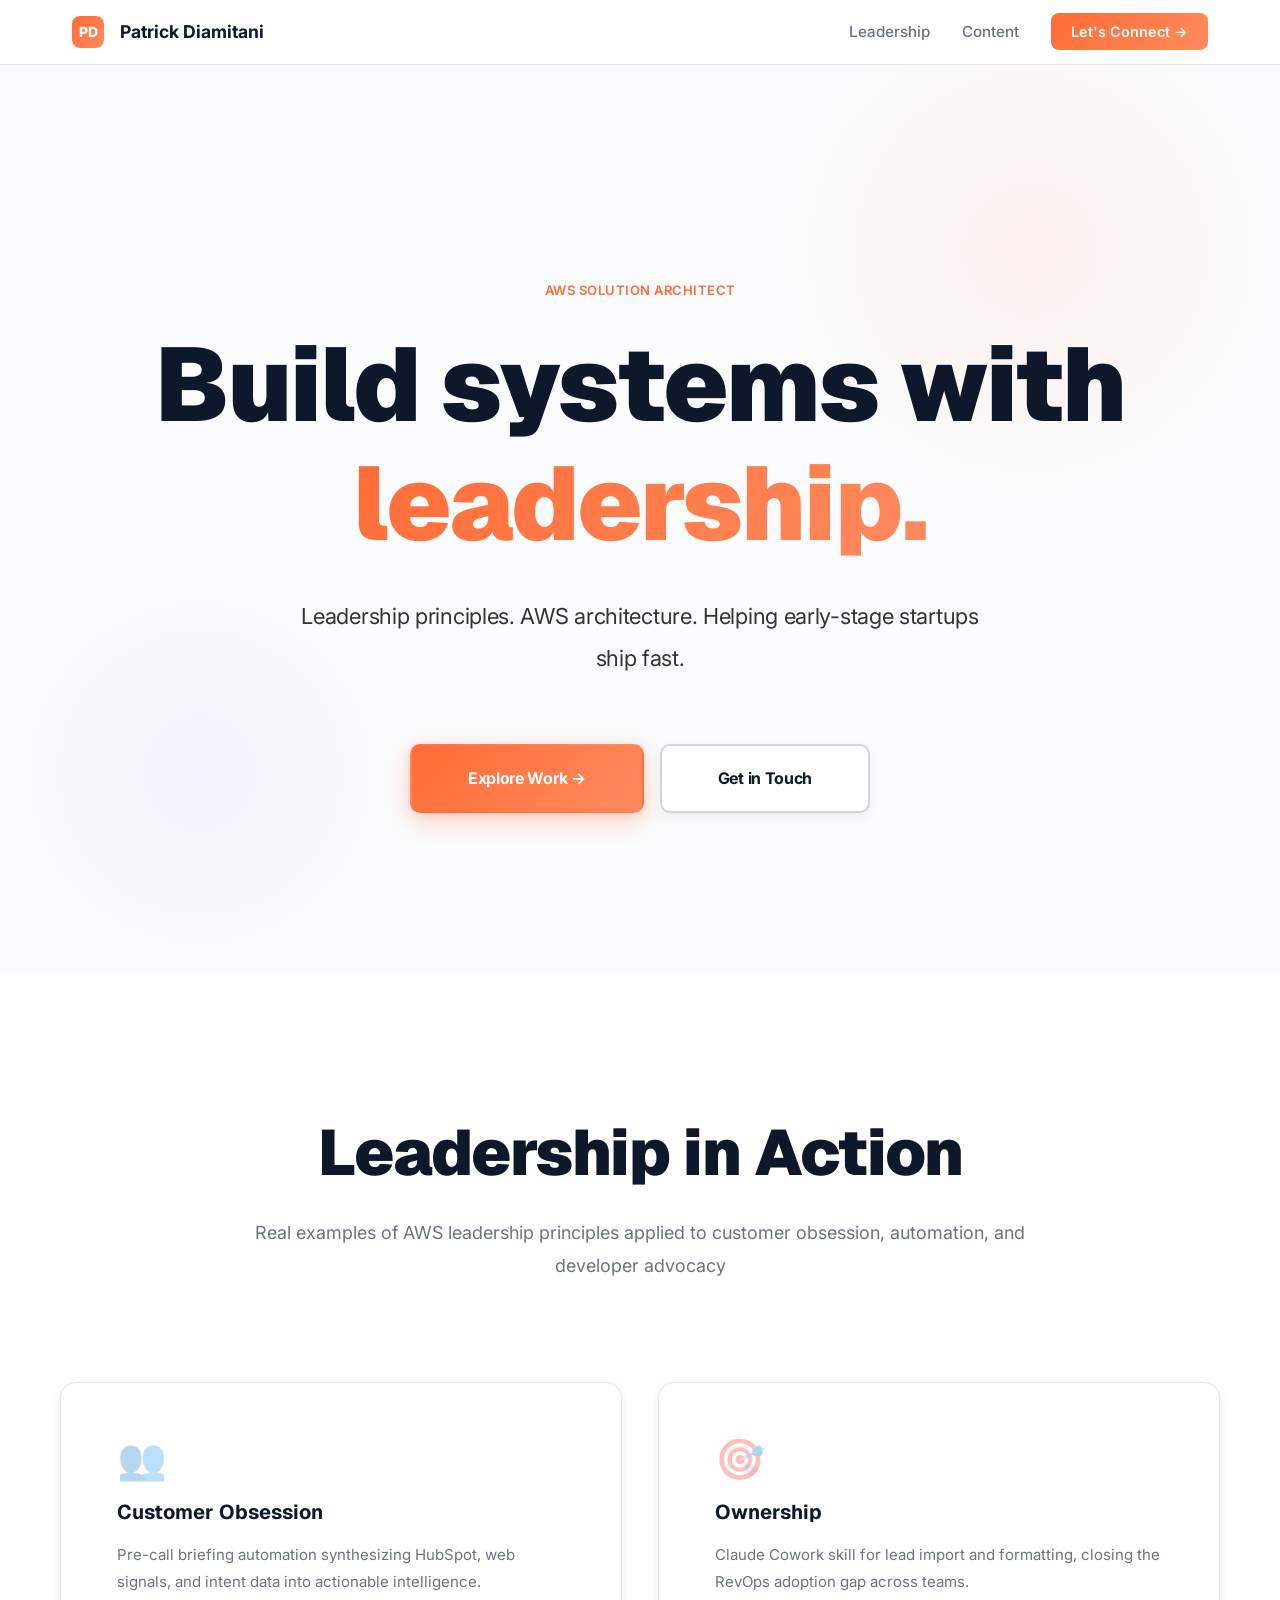
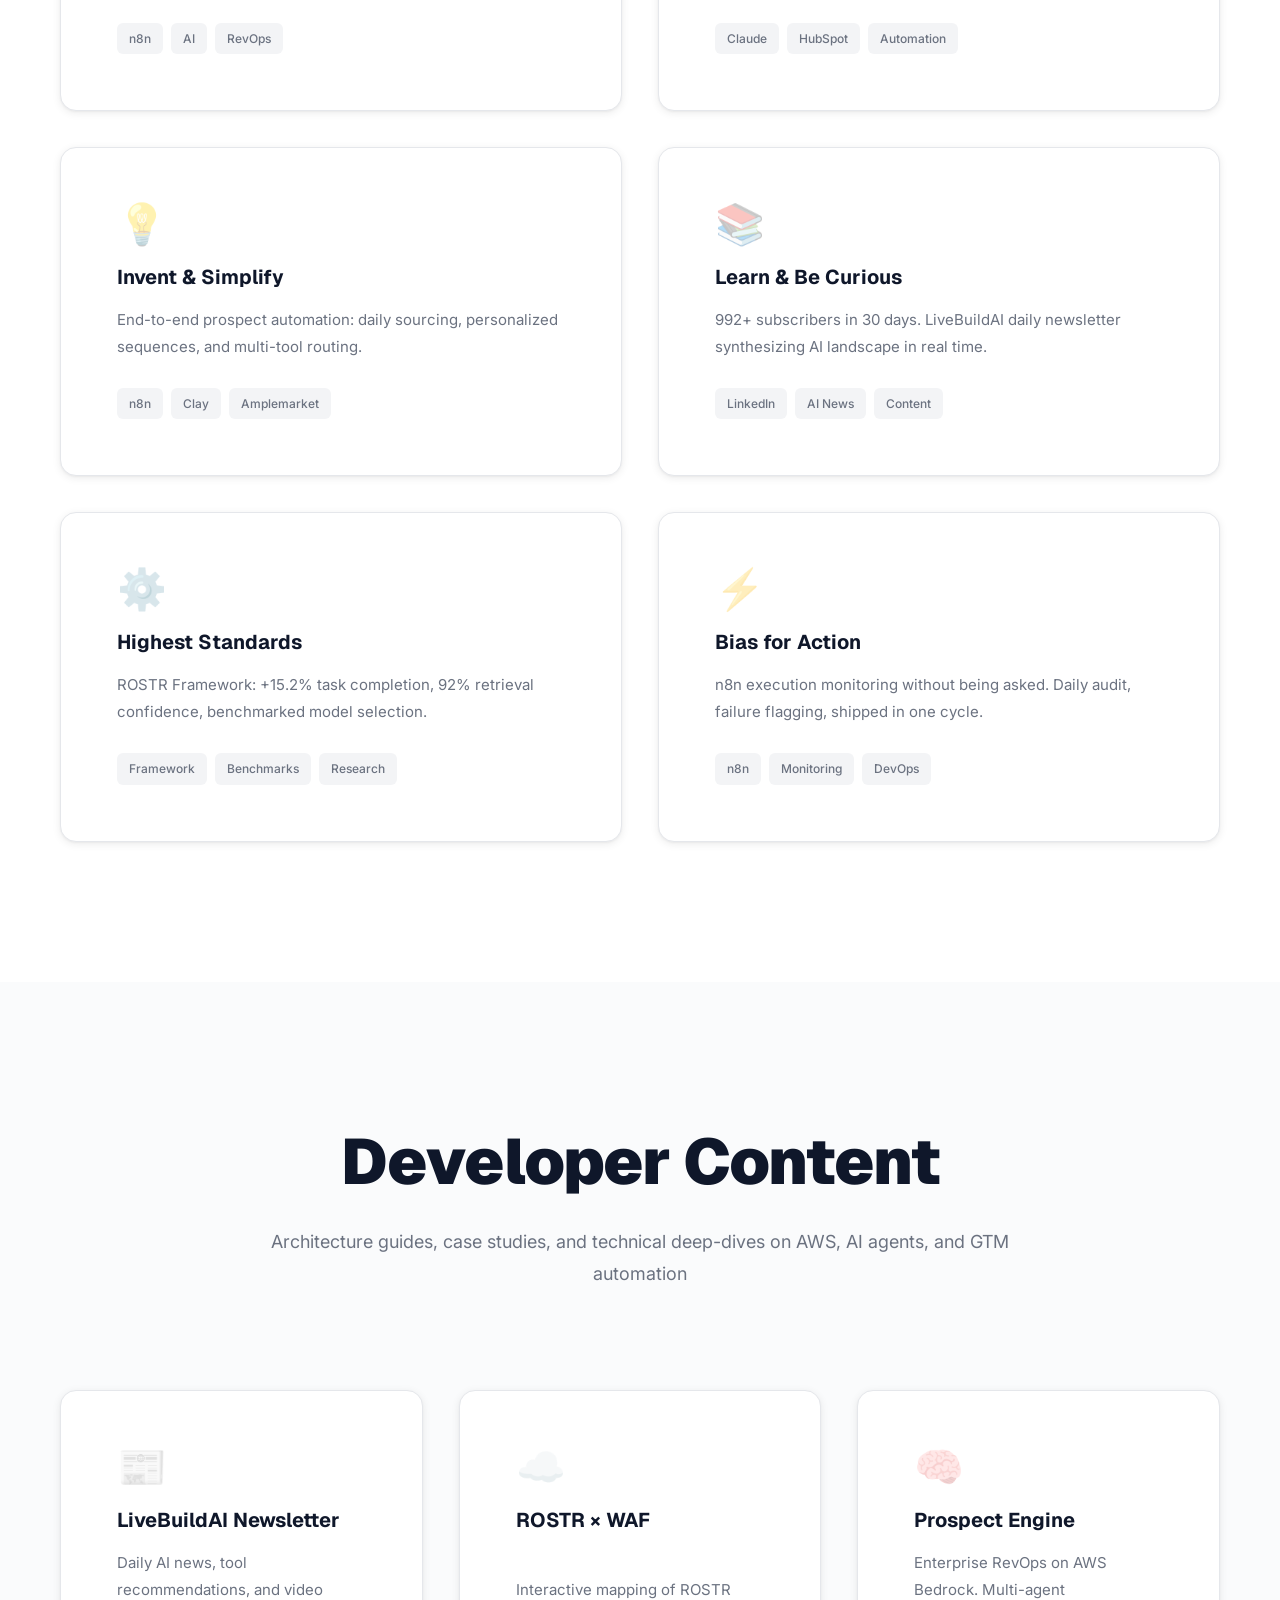
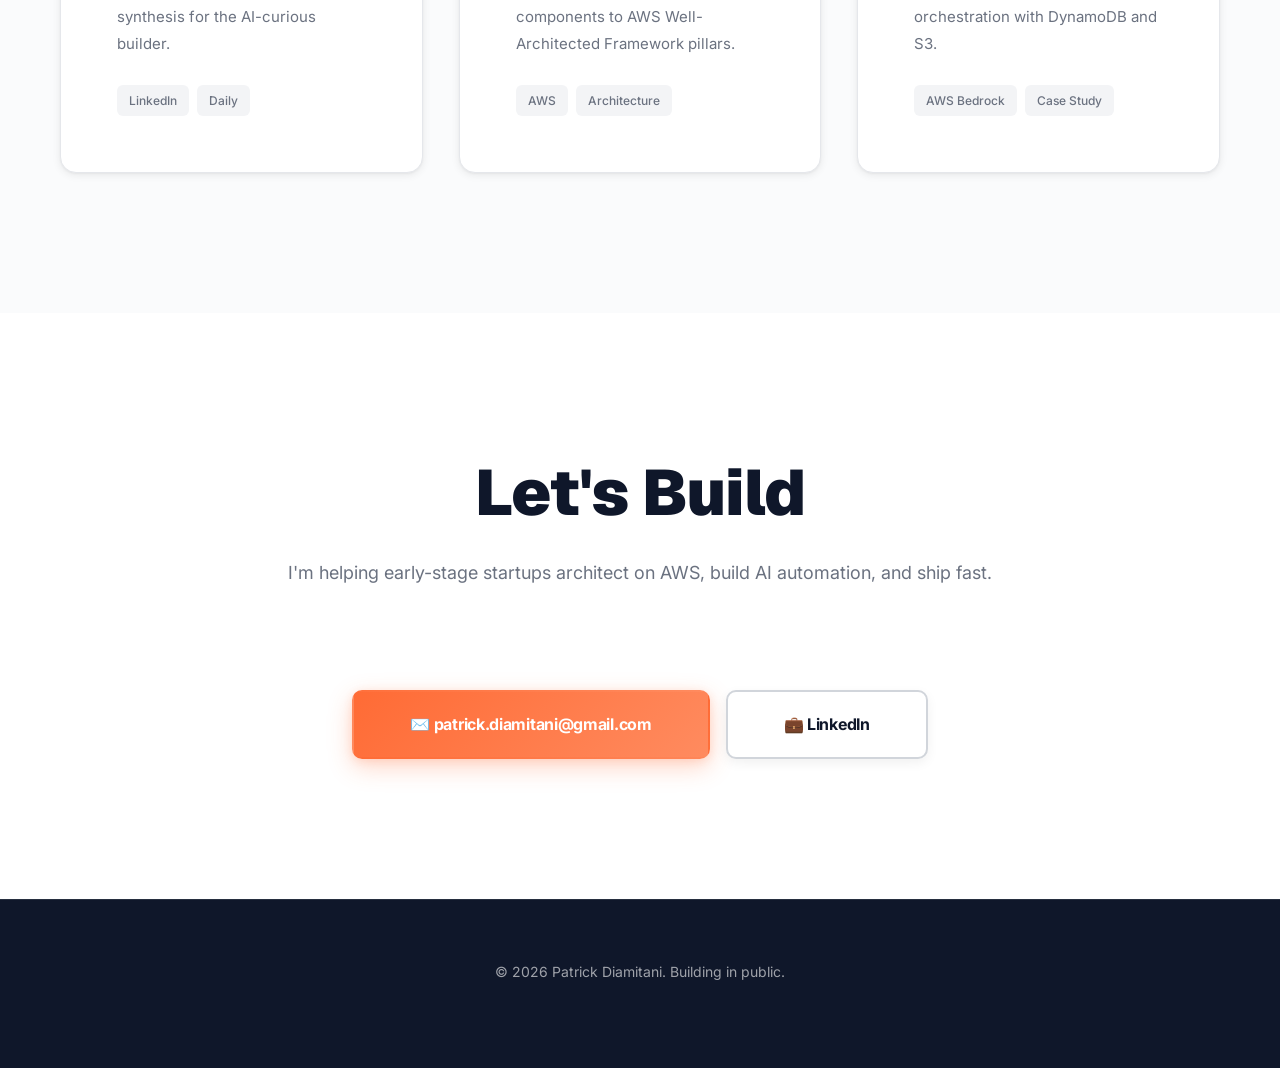
<file: index.html>
<!DOCTYPE html>
<html lang="en">
<head>
  <meta charset="UTF-8" />
  <meta name="viewport" content="width=device-width, initial-scale=1.0" />
  <meta name="description" content="Patrick Diamitani — AWS Solution Architect" />
  <title>Patrick Diamitani — AWS Solution Architect</title>
  <link rel="preconnect" href="https://fonts.googleapis.com">
  <link rel="preconnect" href="https://fonts.gstatic.com" crossorigin>
  <link href="https://fonts.googleapis.com/css2?family=Geist:wght@400;500;600;700;800&family=Inter:wght@300;400;500;600;700;800&display=swap" rel="stylesheet">
  <link rel="stylesheet" href="styles/main.css" />
  <style>
    * {
      margin: 0;
      padding: 0;
      box-sizing: border-box;
    }

    html {
      scroll-behavior: smooth;
    }

    body {
      font-family: 'Inter', -apple-system, BlinkMacSystemFont, 'Segoe UI', sans-serif;
      background: #ffffff;
      color: #0f172a;
      line-height: 1.6;
    }

    a {
      text-decoration: none;
      color: inherit;
    }

    /* Navigation uses main.css styles for consistency */

    /* Hero Section */
    .hero {
      min-height: 100vh;
      display: flex;
      align-items: center;
      justify-content: center;
      padding: 280px 80px 160px;
      text-align: center;
      position: relative;
      overflow: hidden;
      background: linear-gradient(180deg, #ffffff 0%, #f5f7fb 50%, #fafbfc 100%);
    }

    .hero::before {
      content: '';
      position: absolute;
      top: 0;
      right: 0;
      width: 500px;
      height: 500px;
      background: radial-gradient(circle, rgba(255, 107, 53, 0.08) 0%, transparent 70%);
      border-radius: 50%;
      pointer-events: none;
    }

    .hero::after {
      content: '';
      position: absolute;
      bottom: 0;
      left: 0;
      width: 400px;
      height: 400px;
      background: radial-gradient(circle, rgba(99, 102, 241, 0.06) 0%, transparent 70%);
      border-radius: 50%;
      pointer-events: none;
    }

    .hero-content {
      max-width: 1000px;
      position: relative;
      z-index: 1;
    }

    .hero-overline {
      font-size: 13px;
      font-weight: 600;
      letter-spacing: 0.5px;
      text-transform: uppercase;
      color: #ff6b35;
      margin-bottom: 24px;
    }

    .hero-title {
      font-family: 'Geist', sans-serif;
      font-size: clamp(3.5rem, 10vw, 6.5rem);
      font-weight: 900;
      line-height: 1.15;
      letter-spacing: -2px;
      margin-bottom: 32px;
      color: #0f172a;
    }

    .hero-title .accent {
      background: linear-gradient(135deg, #ff6b35 0%, #ff8b5f 100%);
      -webkit-background-clip: text;
      -webkit-text-fill-color: transparent;
      background-clip: text;
    }

    .hero-subtitle {
      font-size: 22px;
      color: #333333;
      line-height: 1.9;
      margin-bottom: 64px;
      max-width: 700px;
      margin-left: auto;
      margin-right: auto;
      font-weight: 400;
      letter-spacing: -0.3px;
    }

    .hero-ctas {
      display: flex;
      gap: 16px;
      justify-content: center;
      flex-wrap: wrap;
    }

    .btn {
      display: inline-flex;
      align-items: center;
      gap: 8px;
      padding: 20px 56px;
      border-radius: 10px;
      font-size: 16px;
      font-weight: 700;
      transition: all 0.3s cubic-bezier(0.16, 1, 0.3, 1);
      cursor: pointer;
      border: 2px solid transparent;
      letter-spacing: -0.3px;
      min-width: 200px;
    }

    .btn-primary {
      background: linear-gradient(135deg, #ff6b35 0%, #ff8b5f 100%);
      color: white;
      box-shadow: 0 8px 24px rgba(255, 107, 53, 0.28), 0 2px 8px rgba(255, 107, 53, 0.15);
    }

    .btn-primary:hover {
      transform: translateY(-4px);
      box-shadow: 0 16px 40px rgba(255, 107, 53, 0.38), 0 4px 12px rgba(255, 107, 53, 0.25);
    }

    .btn-secondary {
      border: 2px solid #d1d5db;
      color: #0f172a;
      background: white;
      box-shadow: 0 4px 12px rgba(0, 0, 0, 0.06);
    }

    .btn-secondary:hover {
      border-color: #ff6b35;
      background: rgba(255, 107, 53, 0.03);
      box-shadow: 0 8px 20px rgba(255, 107, 53, 0.18), 0 0 0 3px rgba(255, 107, 53, 0.12);
      transform: translateY(-2px);
    }

    /* Section */
    section {
      padding: 140px 60px;
    }

    .section-container {
      max-width: 1400px;
      margin: 0 auto;
    }

    .section-header {
      text-align: center;
      margin-bottom: 100px;
      max-width: 800px;
      margin-left: auto;
      margin-right: auto;
    }

    .section-header h2 {
      font-family: 'Geist', sans-serif;
      font-size: clamp(2.5rem, 6vw, 4rem);
      font-weight: 900;
      letter-spacing: -1px;
      margin-bottom: 24px;
      line-height: 1.25;
      color: #0f172a;
    }

    .section-header p {
      font-size: 18px;
      color: #6b7280;
      line-height: 1.8;
    }

    /* Grid */
    .grid,
    .grid-2,
    .grid-3 {
      display: grid;
      gap: 36px;
    }

    .grid {
      grid-template-columns: repeat(auto-fit, minmax(300px, 1fr));
    }

    .grid-2 {
      grid-template-columns: repeat(2, 1fr);
    }

    .grid-3 {
      grid-template-columns: repeat(3, 1fr);
    }

    @media (max-width: 1024px) {
      .grid-3 {
        grid-template-columns: repeat(2, 1fr);
      }

      .grid-2 {
        grid-template-columns: 1fr;
      }

      section {
        padding: 120px 48px;
      }

      .hero {
        padding: 240px 60px 140px;
      }
    }

    @media (max-width: 768px) {
      .grid-3 {
        grid-template-columns: 1fr;
      }

      .grid-2 {
        grid-template-columns: 1fr;
      }

      section {
        padding: 90px 28px;
      }

      .card {
        padding: 44px 32px;
      }

      .hero {
        padding: 200px 28px 120px;
      }
    }

    @media (max-width: 640px) {
      .grid-3,
      .grid-2 {
        grid-template-columns: 1fr;
      }

      .hero {
        padding: 160px 20px 100px;
      }

      section {
        padding: 70px 20px;
      }

      .card {
        padding: 40px 28px;
      }

      .btn {
        padding: 18px 40px;
        font-size: 15px;
        min-width: 100%;
      }
    }

    /* Card */
    .card {
      background: white;
      border: 1px solid #e5e7eb;
      border-radius: 16px;
      padding: 56px;
      transition: all 0.4s cubic-bezier(0.16, 1, 0.3, 1);
      position: relative;
      box-shadow: 0 2px 8px rgba(0, 0, 0, 0.08), 0 1px 2px rgba(0, 0, 0, 0.04);
    }

    .card:hover {
      border-color: #ff6b35;
      transform: translateY(-12px);
      box-shadow: 0 28px 72px rgba(0, 0, 0, 0.16), 0 8px 16px rgba(0, 0, 0, 0.1), 0 0 0 2px rgba(255, 107, 53, 0.3);
    }

    .card-icon {
      font-size: 40px;
      margin-bottom: 20px;
      display: block;
      line-height: 1;
    }

    .card-title {
      font-family: 'Geist', sans-serif;
      font-size: 20px;
      font-weight: 700;
      margin-bottom: 16px;
      line-height: 1.3;
      color: #0f172a;
    }

    .card-text {
      font-size: 15px;
      color: #6b7280;
      line-height: 1.8;
      margin-bottom: 28px;
      font-weight: 400;
    }

    .card-tags {
      display: flex;
      gap: 8px;
      flex-wrap: wrap;
    }

    .tag {
      font-size: 12px;
      padding: 6px 12px;
      background: #f3f4f6;
      border-radius: 6px;
      color: #6b7280;
      font-weight: 500;
      transition: all 0.2s;
    }

    .card:hover .tag {
      background: rgba(255, 107, 53, 0.08);
      color: #ff6b35;
    }

    /* Alternating backgrounds */
    section:nth-child(even) {
      background: #fafbfc;
    }

    /* Footer */
    footer {
      background: #0f172a;
      color: white;
      padding: 60px 40px;
      text-align: center;
      border-top: 1px solid rgba(255, 255, 255, 0.1);
    }

    footer p {
      font-size: 14px;
      color: rgba(255, 255, 255, 0.6);
    }

    /* Responsive */
    @media (max-width: 768px) {
      .nav-links {
        gap: 24px;
      }

      nav {
        padding: 12px 0;
      }

      .nav-content {
        padding: 0 20px;
      }

      section {
        padding: 90px 20px;
      }

      .section-header {
        margin-bottom: 60px;
      }

      .hero-ctas {
        flex-direction: column;
        align-items: stretch;
        gap: 20px;
      }

      .btn {
        width: 100%;
        justify-content: center;
      }

      .card {
        padding: 44px 28px;
      }
    }

    .leadership-grid {
      display: grid;
      grid-template-columns: repeat(2, 1fr);
      gap: 36px;
    }

    @media (max-width: 768px) {
      .leadership-grid {
        grid-template-columns: 1fr;
      }
    }
  </style>
</head>
<body>

<nav class="nav" role="navigation">
  <div class="nav-inner">
    <a href="index.html" class="nav-logo">
      <div class="nav-logo-badge">PD</div>
      Patrick Diamitani
    </a>
    <ul class="nav-links">
      <li><a href="#leadership" class="nav-link">Leadership</a></li>
      <li><a href="#content" class="nav-link">Content</a></li>
      <li><a href="#contact" class="nav-cta">Let's Connect →</a></li>
    </ul>
  </div>
</nav>

<section class="hero">
  <div class="hero-content">
    <div class="hero-overline">AWS Solution Architect</div>
    <h1 class="hero-title">Build systems with <span class="accent">leadership.</span></h1>
    <p class="hero-subtitle">Leadership principles. AWS architecture. Helping early-stage startups ship fast.</p>
    <div class="hero-ctas">
      <a href="#leadership" class="btn btn-primary">Explore Work →</a>
      <a href="#contact" class="btn btn-secondary">Get in Touch</a>
    </div>
  </div>
</section>

<section id="leadership">
  <div class="section-container">
    <div class="section-header">
      <h2>Leadership in Action</h2>
      <p>Real examples of AWS leadership principles applied to customer obsession, automation, and developer advocacy</p>
    </div>
    <div class="leadership-grid">
      <a href="pages/leadership/customer-obsession.html" class="card" style="text-decoration: none; color: inherit;">
        <div class="card-icon">👥</div>
        <h3 class="card-title">Customer Obsession</h3>
        <p class="card-text">Pre-call briefing automation synthesizing HubSpot, web signals, and intent data into actionable intelligence.</p>
        <div class="card-tags">
          <span class="tag">n8n</span>
          <span class="tag">AI</span>
          <span class="tag">RevOps</span>
        </div>
      </a>
      <a href="pages/leadership/ownership.html" class="card" style="text-decoration: none; color: inherit;">
        <div class="card-icon">🎯</div>
        <h3 class="card-title">Ownership</h3>
        <p class="card-text">Claude Cowork skill for lead import and formatting, closing the RevOps adoption gap across teams.</p>
        <div class="card-tags">
          <span class="tag">Claude</span>
          <span class="tag">HubSpot</span>
          <span class="tag">Automation</span>
        </div>
      </a>
      <a href="pages/leadership/invent-simplify.html" class="card" style="text-decoration: none; color: inherit;">
        <div class="card-icon">💡</div>
        <h3 class="card-title">Invent & Simplify</h3>
        <p class="card-text">End-to-end prospect automation: daily sourcing, personalized sequences, and multi-tool routing.</p>
        <div class="card-tags">
          <span class="tag">n8n</span>
          <span class="tag">Clay</span>
          <span class="tag">Amplemarket</span>
        </div>
      </a>
      <a href="pages/leadership/learn-be-curious.html" class="card" style="text-decoration: none; color: inherit;">
        <div class="card-icon">📚</div>
        <h3 class="card-title">Learn & Be Curious</h3>
        <p class="card-text">992+ subscribers in 30 days. LiveBuildAI daily newsletter synthesizing AI landscape in real time.</p>
        <div class="card-tags">
          <span class="tag">LinkedIn</span>
          <span class="tag">AI News</span>
          <span class="tag">Content</span>
        </div>
      </a>
      <a href="pages/leadership/highest-standards.html" class="card" style="text-decoration: none; color: inherit;">
        <div class="card-icon">⚙️</div>
        <h3 class="card-title">Highest Standards</h3>
        <p class="card-text">ROSTR Framework: +15.2% task completion, 92% retrieval confidence, benchmarked model selection.</p>
        <div class="card-tags">
          <span class="tag">Framework</span>
          <span class="tag">Benchmarks</span>
          <span class="tag">Research</span>
        </div>
      </a>
      <a href="pages/leadership/bias-for-action.html" class="card" style="text-decoration: none; color: inherit;">
        <div class="card-icon">⚡</div>
        <h3 class="card-title">Bias for Action</h3>
        <p class="card-text">n8n execution monitoring without being asked. Daily audit, failure flagging, shipped in one cycle.</p>
        <div class="card-tags">
          <span class="tag">n8n</span>
          <span class="tag">Monitoring</span>
          <span class="tag">DevOps</span>
        </div>
      </a>
    </div>
  </div>
</section>

<section id="content">
  <div class="section-container">
    <div class="section-header">
      <h2>Developer Content</h2>
      <p>Architecture guides, case studies, and technical deep-dives on AWS, AI agents, and GTM automation</p>
    </div>
    <div class="grid-3">
      <a href="pages/developer-advocacy.html" class="card" style="text-decoration: none; color: inherit;">
        <div class="card-icon">📰</div>
        <h3 class="card-title">LiveBuildAI Newsletter</h3>
        <p class="card-text">Daily AI news, tool recommendations, and video synthesis for the AI-curious builder.</p>
        <div class="card-tags">
          <span class="tag">LinkedIn</span>
          <span class="tag">Daily</span>
        </div>
      </a>
      <a href="pages/waf-interactive.html" class="card" style="text-decoration: none; color: inherit;">
        <div class="card-icon">☁️</div>
        <h3 class="card-title">ROSTR × WAF</h3>
        <p class="card-text">Interactive mapping of ROSTR components to AWS Well-Architected Framework pillars.</p>
        <div class="card-tags">
          <span class="tag">AWS</span>
          <span class="tag">Architecture</span>
        </div>
      </a>
      <a href="pages/prospect-engine-case-study.html" class="card" style="text-decoration: none; color: inherit;">
        <div class="card-icon">🧠</div>
        <h3 class="card-title">Prospect Engine</h3>
        <p class="card-text">Enterprise RevOps on AWS Bedrock. Multi-agent orchestration with DynamoDB and S3.</p>
        <div class="card-tags">
          <span class="tag">AWS Bedrock</span>
          <span class="tag">Case Study</span>
        </div>
      </a>
    </div>
  </div>
</section>

<section id="contact">
  <div class="section-container">
    <div class="section-header">
      <h2>Let's Build</h2>
      <p>I'm helping early-stage startups architect on AWS, build AI automation, and ship fast.</p>
    </div>
    <div style="display: flex; gap: 16px; justify-content: center; flex-wrap: wrap;">
      <a href="mailto:patrick.diamitani@gmail.com" class="btn btn-primary">✉️ patrick.diamitani@gmail.com</a>
      <a href="https://linkedin.com/in/diamitani" target="_blank" class="btn btn-secondary">💼 LinkedIn</a>
    </div>
  </div>
</section>

<footer>
  <p>© 2026 Patrick Diamitani. Building in public.</p>
</footer>

</body>
</html>
</file>
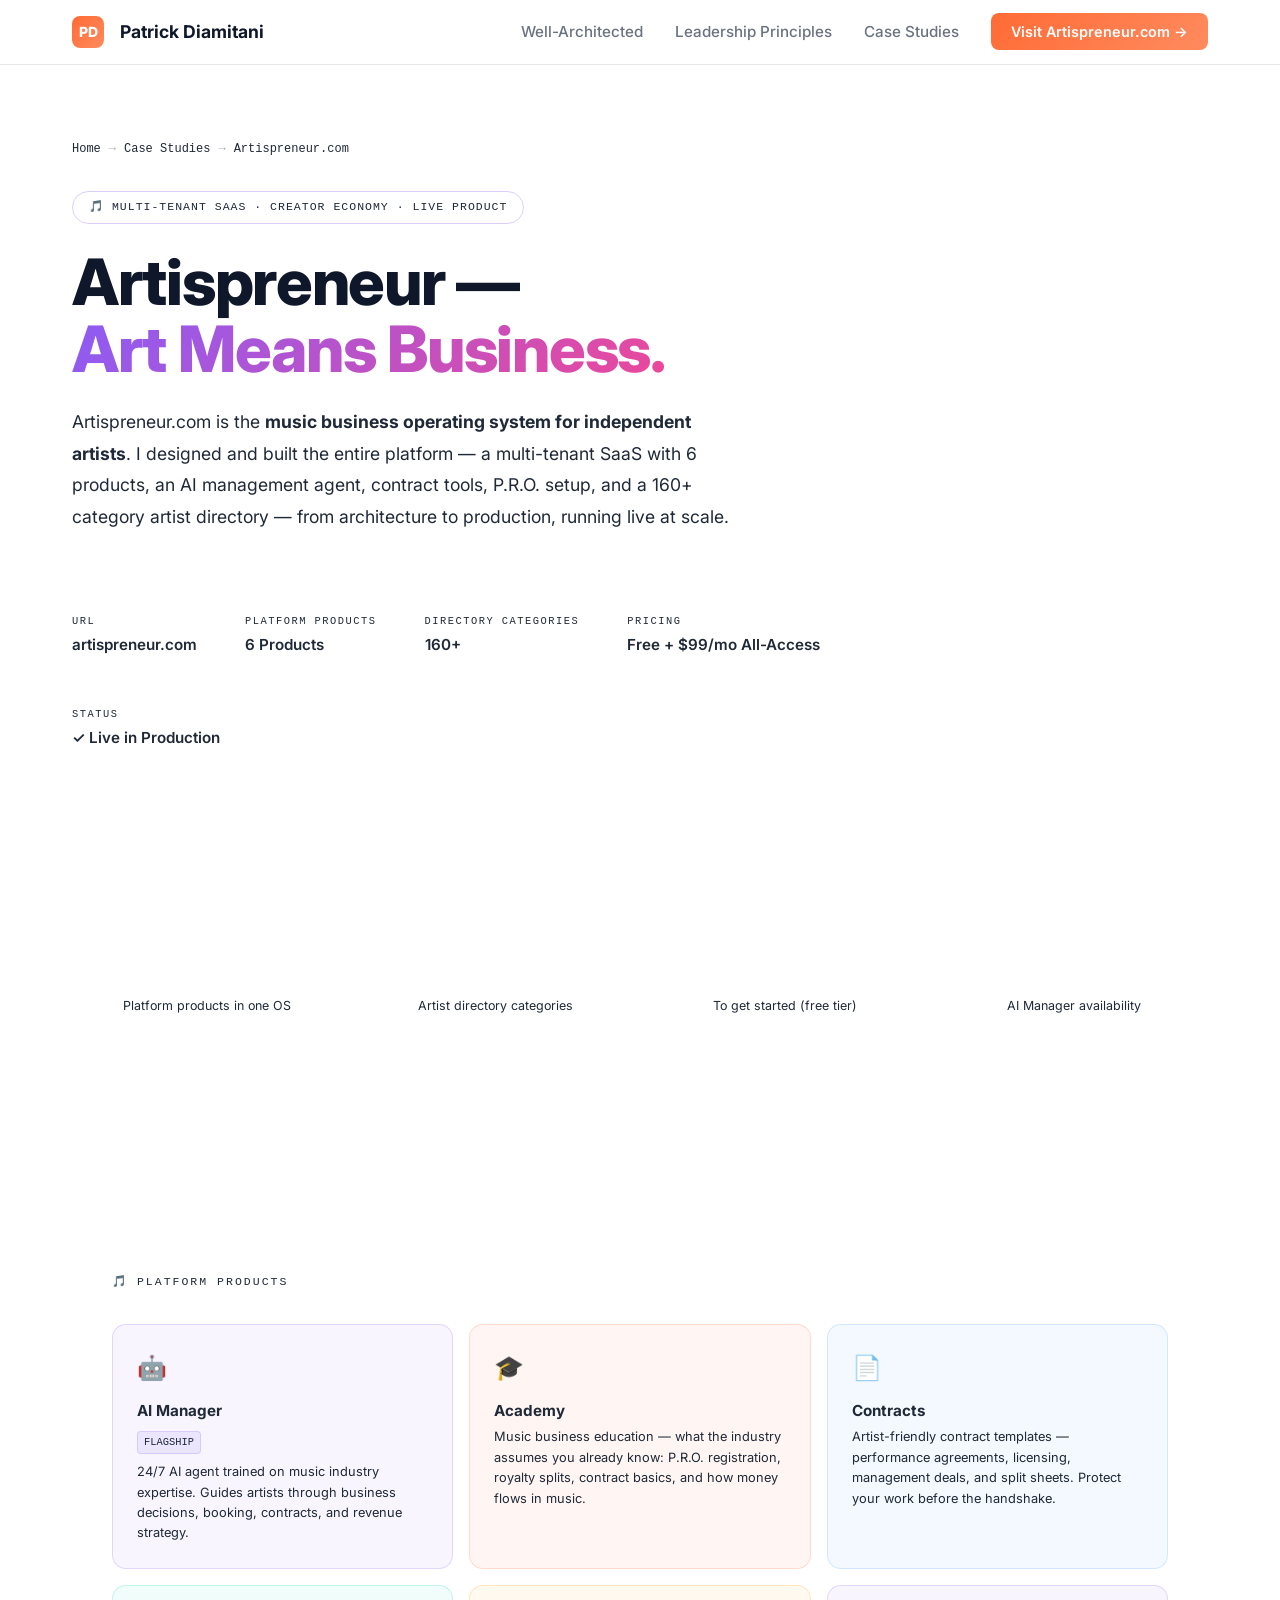
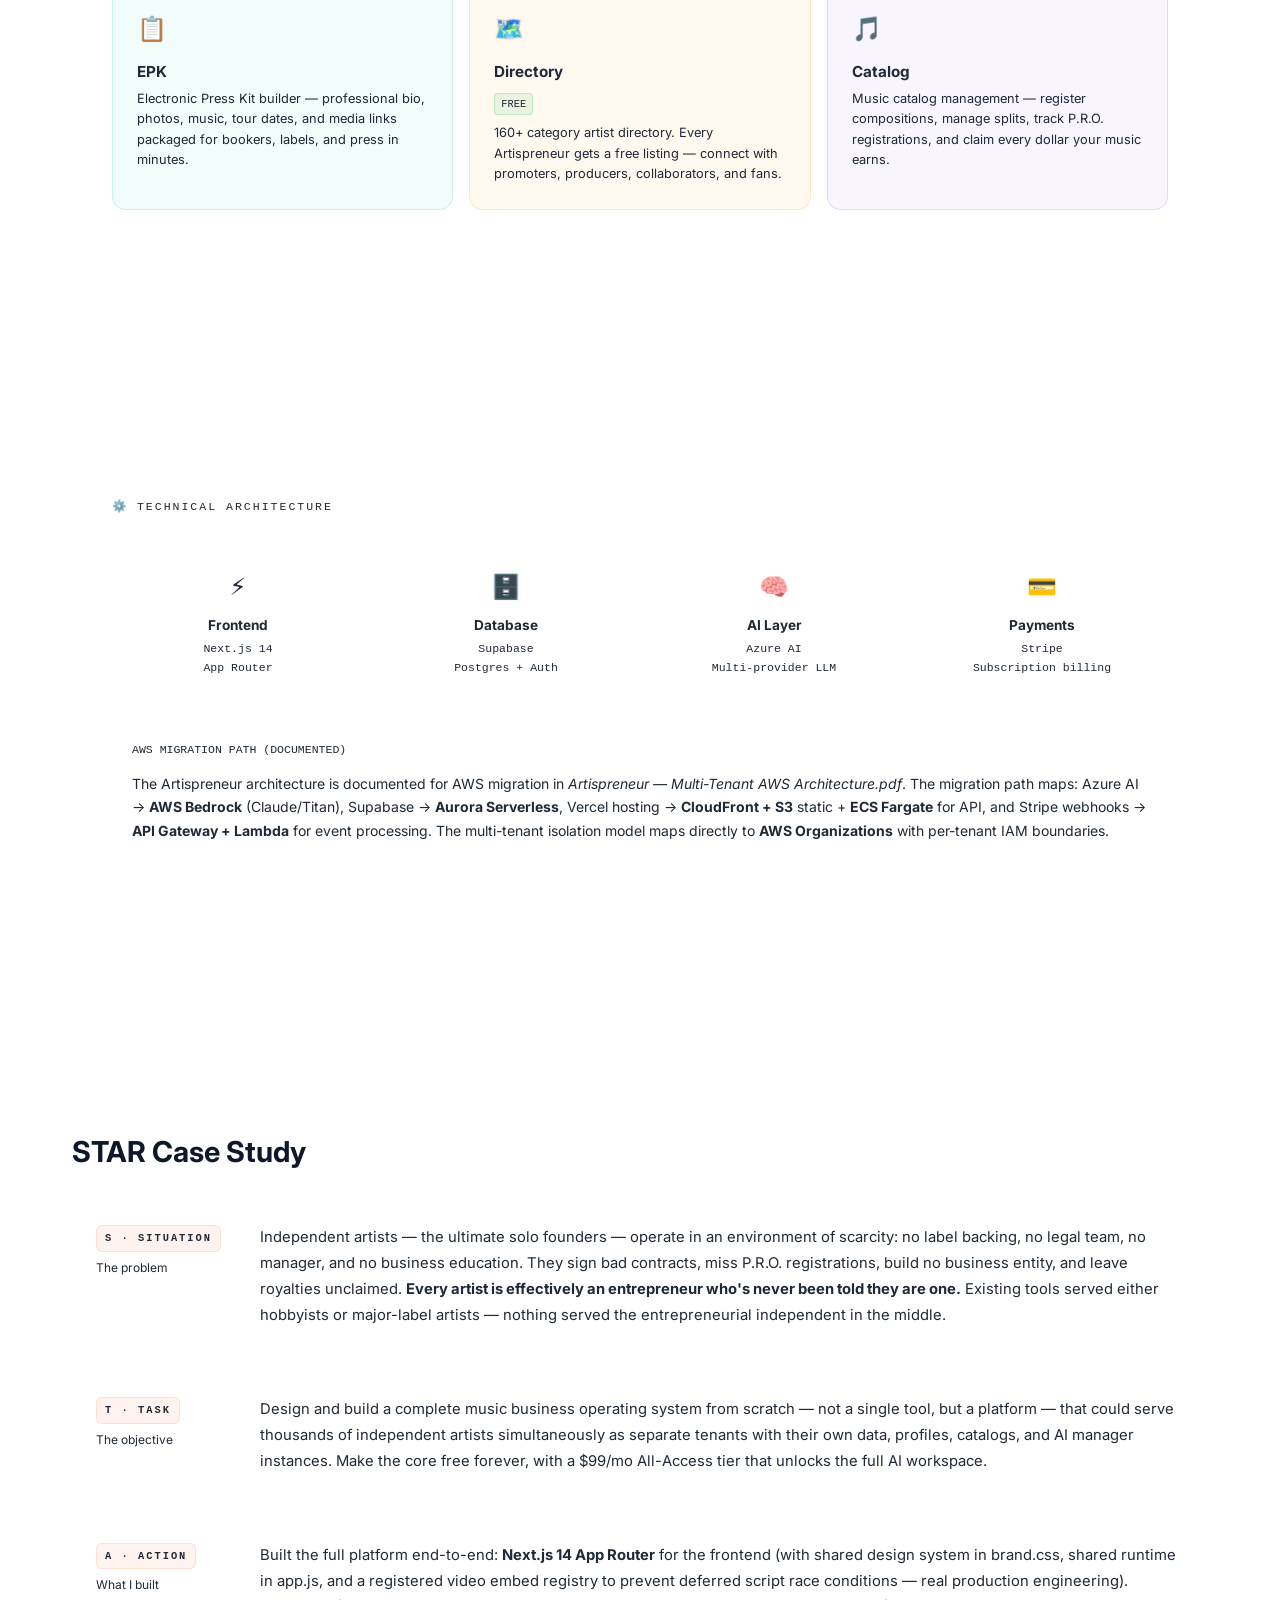
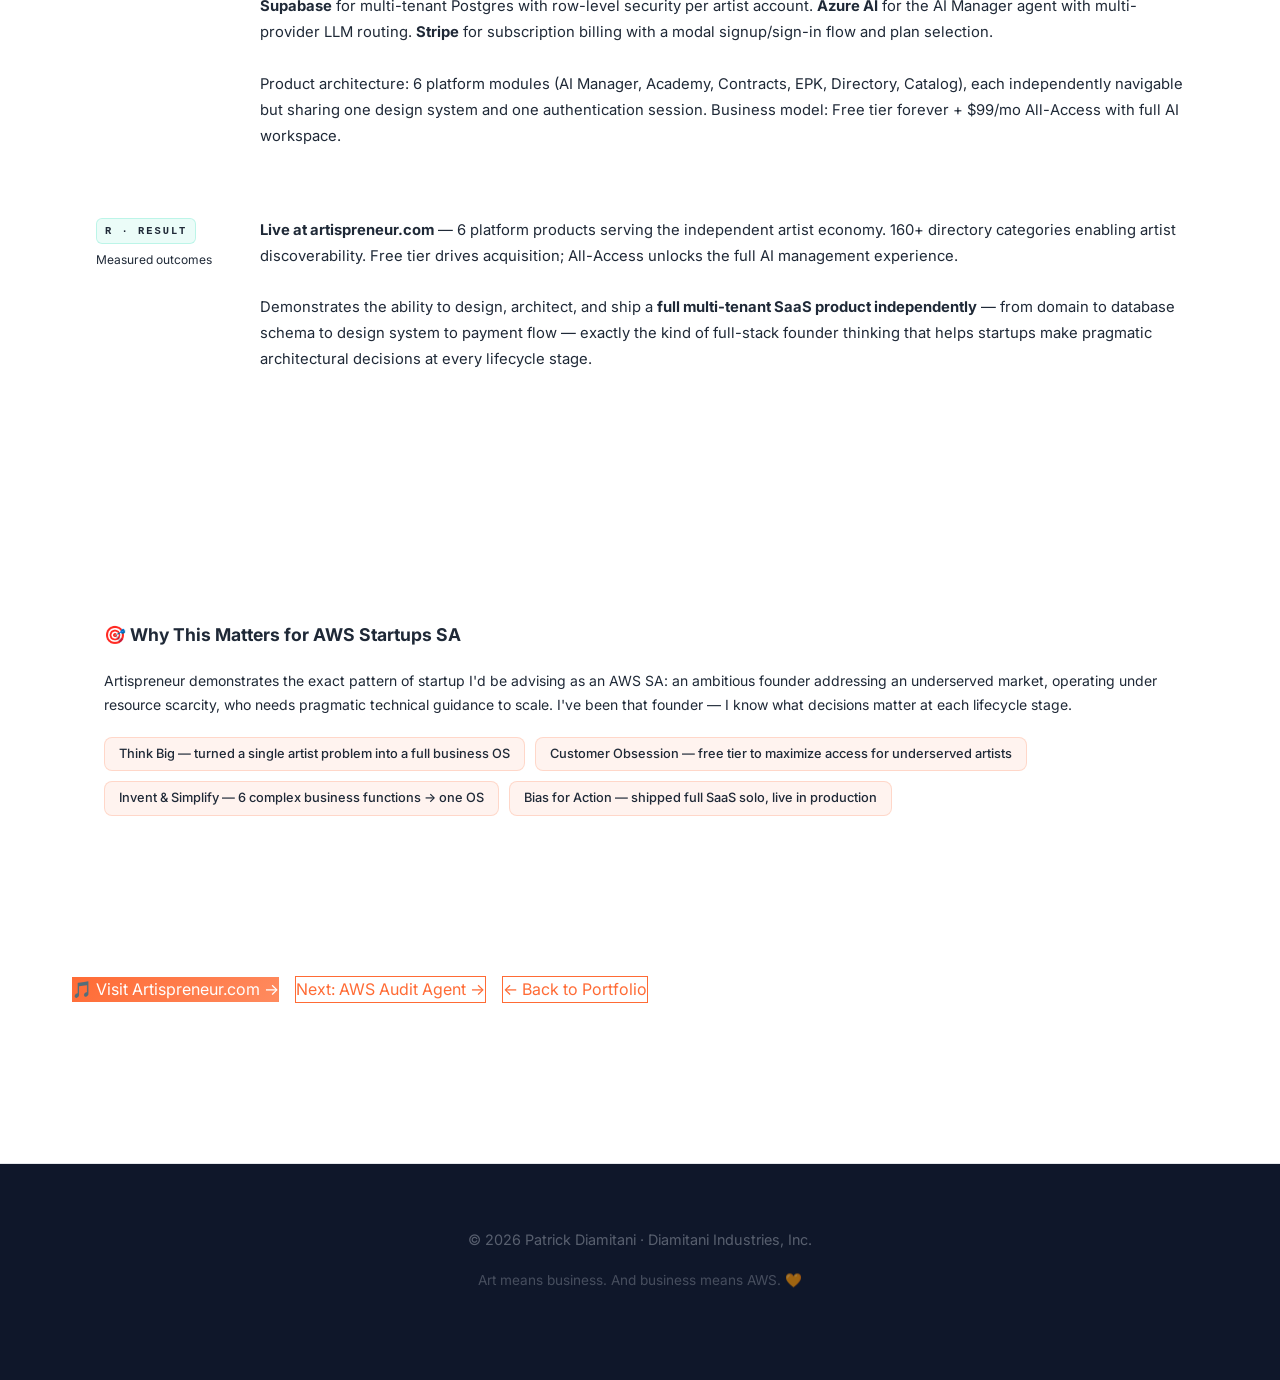
<file: pages/artispreneur-case-study.html>
<!DOCTYPE html>
<html lang="en">
<head>
  <meta charset="UTF-8" />
  <meta name="viewport" content="width=device-width, initial-scale=1.0" />
  <title>Artispreneur — AWS Multi-Tenant Architecture Case Study | Patrick Diamitani</title>
  <meta name="description" content="Case study: Artispreneur.com — the music business operating system. Multi-tenant SaaS built on Next.js 14, Supabase, Azure AI, and Stripe. 6 platform products, 160+ directory categories." />
  <link rel="stylesheet" href="../styles/main.css" />
  <link rel="stylesheet" href="../styles/case-study.css" />
  <link rel="preconnect" href="https://fonts.googleapis.com" />
  <link rel="preconnect" href="https://fonts.gstatic.com" crossorigin />
</head>
<body>

<div class="grid-bg" aria-hidden="true"></div>
<div class="noise-overlay" aria-hidden="true"></div>

<!-- NAV -->
<nav class="nav" role="navigation">
  <div class="nav-inner">
    <a href="../index.html" class="nav-logo" id="nav-logo">
      <div class="nav-logo-badge">PD</div>
      Patrick Diamitani
    </a>
    <ul class="nav-links">
      <li><a href="../index.html#waf" class="nav-link">Well-Architected</a></li>
      <li><a href="../index.html#lp" class="nav-link">Leadership Principles</a></li>
      <li><a href="../index.html#cases" class="nav-link">Case Studies</a></li>
      <li><a href="https://www.artispreneur.com" class="nav-cta" target="_blank" rel="noopener">Visit Artispreneur.com →</a></li>
    </ul>
  </div>
</nav>

<!-- HERO -->
<section class="cs-hero">
  <div class="container">
    <div class="cs-hero-inner">
      <nav class="breadcrumb" aria-label="Breadcrumb">
        <a href="../index.html">Home</a>
        <span class="breadcrumb-sep" aria-hidden="true">→</span>
        <a href="../index.html#cases">Case Studies</a>
        <span class="breadcrumb-sep" aria-hidden="true">→</span>
        <span>Artispreneur.com</span>
      </nav>

      <div class="cs-hero-tag tag-purple" style="border-color:rgba(139,92,246,0.3)">
        🎵 Multi-Tenant SaaS · Creator Economy · Live Product
      </div>

      <h1 class="cs-hero-title">
        Artispreneur —<br/>
        <span style="background:linear-gradient(135deg,#8B5CF6,#EC4899);-webkit-background-clip:text;-webkit-text-fill-color:transparent;background-clip:text">Art Means Business.</span>
      </h1>

      <p class="cs-hero-subtitle">
        <a href="https://www.artispreneur.com" target="_blank" rel="noopener" style="color:var(--accent-orange)">Artispreneur.com</a> is the
        <strong>music business operating system for independent artists</strong>. I designed and built the entire platform —
        a multi-tenant SaaS with 6 products, an AI management agent, contract tools, P.R.O. setup, and
        a 160+ category artist directory — from architecture to production, running live at scale.
      </p>

      <div class="cs-meta-strip">
        <div class="cs-meta-item">
          <span class="cs-meta-label">URL</span>
          <span class="cs-meta-value"><a href="https://www.artispreneur.com" target="_blank" rel="noopener" style="color:var(--accent-orange)">artispreneur.com</a></span>
        </div>
        <div class="cs-meta-item">
          <span class="cs-meta-label">Platform Products</span>
          <span class="cs-meta-value">6 Products</span>
        </div>
        <div class="cs-meta-item">
          <span class="cs-meta-label">Directory Categories</span>
          <span class="cs-meta-value">160+</span>
        </div>
        <div class="cs-meta-item">
          <span class="cs-meta-label">Pricing</span>
          <span class="cs-meta-value">Free + $99/mo All-Access</span>
        </div>
        <div class="cs-meta-item">
          <span class="cs-meta-label">Status</span>
          <span class="cs-meta-value" style="color:var(--accent-teal)">✓ Live in Production</span>
        </div>
      </div>
    </div>
  </div>
</section>

<!-- RESULTS -->
<section class="section" style="padding-top:0">
  <div class="container">
    <div class="results-strip">
      <div class="result-box">
        <span class="result-value">6</span>
        <span class="result-label">Platform products in one OS</span>
      </div>
      <div class="result-box">
        <span class="result-value">160+</span>
        <span class="result-label">Artist directory categories</span>
      </div>
      <div class="result-box">
        <span class="result-value">$0</span>
        <span class="result-label">To get started (free tier)</span>
      </div>
      <div class="result-box">
        <span class="result-value">24/7</span>
        <span class="result-label">AI Manager availability</span>
      </div>
    </div>
  </div>
</section>

<!-- PRODUCT OVERVIEW -->
<section class="section" style="padding-top:0">
  <div class="container">
    <div class="arch-diagram">
      <div class="arch-diagram-title">🎵 Platform Products</div>
      <div style="display:grid;grid-template-columns:repeat(3,1fr);gap:16px;margin-top:16px">

        <div style="padding:24px;background:rgba(139,92,246,0.06);border:1px solid rgba(139,92,246,0.2);border-radius:14px">
          <div style="font-size:1.5rem;margin-bottom:12px">🤖</div>
          <div style="font-weight:700;font-size:0.95rem;margin-bottom:4px;color:var(--text-primary)">AI Manager</div>
          <div style="font-family:var(--font-mono);font-size:0.65rem;color:var(--accent-purple);margin-bottom:8px;background:rgba(139,92,246,0.1);border:1px solid rgba(139,92,246,0.2);border-radius:4px;padding:2px 6px;display:inline-block">FLAGSHIP</div>
          <div style="font-size:0.8rem;color:var(--text-secondary);line-height:1.6">24/7 AI agent trained on music industry expertise. Guides artists through business decisions, booking, contracts, and revenue strategy.</div>
        </div>

        <div style="padding:24px;background:rgba(255,107,53,0.06);border:1px solid rgba(255,107,53,0.2);border-radius:14px">
          <div style="font-size:1.5rem;margin-bottom:12px">🎓</div>
          <div style="font-weight:700;font-size:0.95rem;margin-bottom:4px;color:var(--text-primary)">Academy</div>
          <div style="font-size:0.8rem;color:var(--text-secondary);line-height:1.6">Music business education — what the industry assumes you already know: P.R.O. registration, royalty splits, contract basics, and how money flows in music.</div>
        </div>

        <div style="padding:24px;background:rgba(74,158,255,0.06);border:1px solid rgba(74,158,255,0.2);border-radius:14px">
          <div style="font-size:1.5rem;margin-bottom:12px">📄</div>
          <div style="font-weight:700;font-size:0.95rem;margin-bottom:4px;color:var(--text-primary)">Contracts</div>
          <div style="font-size:0.8rem;color:var(--text-secondary);line-height:1.6">Artist-friendly contract templates — performance agreements, licensing, management deals, and split sheets. Protect your work before the handshake.</div>
        </div>

        <div style="padding:24px;background:rgba(0,212,170,0.06);border:1px solid rgba(0,212,170,0.2);border-radius:14px">
          <div style="font-size:1.5rem;margin-bottom:12px">📋</div>
          <div style="font-weight:700;font-size:0.95rem;margin-bottom:4px;color:var(--text-primary)">EPK</div>
          <div style="font-size:0.8rem;color:var(--text-secondary);line-height:1.6">Electronic Press Kit builder — professional bio, photos, music, tour dates, and media links packaged for bookers, labels, and press in minutes.</div>
        </div>

        <div style="padding:24px;background:rgba(255,153,0,0.06);border:1px solid rgba(255,153,0,0.2);border-radius:14px">
          <div style="font-size:1.5rem;margin-bottom:12px">🗺️</div>
          <div style="font-weight:700;font-size:0.95rem;margin-bottom:4px;color:var(--text-primary)">Directory</div>
          <div style="font-family:var(--font-mono);font-size:0.65rem;color:var(--accent-aws);margin-bottom:8px;background:rgba(34,197,94,0.1);border:1px solid rgba(34,197,94,0.22);border-radius:4px;padding:2px 6px;display:inline-block">FREE</div>
          <div style="font-size:0.8rem;color:var(--text-secondary);line-height:1.6">160+ category artist directory. Every Artispreneur gets a free listing — connect with promoters, producers, collaborators, and fans.</div>
        </div>

        <div style="padding:24px;background:rgba(139,92,246,0.06);border:1px solid rgba(139,92,246,0.2);border-radius:14px">
          <div style="font-size:1.5rem;margin-bottom:12px">🎵</div>
          <div style="font-weight:700;font-size:0.95rem;margin-bottom:4px;color:var(--text-primary)">Catalog</div>
          <div style="font-size:0.8rem;color:var(--text-secondary);line-height:1.6">Music catalog management — register compositions, manage splits, track P.R.O. registrations, and claim every dollar your music earns.</div>
        </div>

      </div>
    </div>
  </div>
</section>

<!-- TECH ARCHITECTURE -->
<section class="section" style="padding-top:0">
  <div class="container">
    <div class="arch-diagram">
      <div class="arch-diagram-title">⚙️ Technical Architecture</div>

      <div style="display:grid;grid-template-columns:repeat(4,1fr);gap:16px;margin-top:16px">
        <div style="text-align:center;padding:20px;background:var(--bg-glass);border:1px solid var(--border-subtle);border-radius:12px">
          <div style="font-size:1.5rem;margin-bottom:8px">⚡</div>
          <div style="font-weight:700;font-size:0.85rem;margin-bottom:4px">Frontend</div>
          <div style="font-family:var(--font-mono);font-size:0.72rem;color:var(--text-secondary)">Next.js 14<br/>App Router</div>
        </div>
        <div style="text-align:center;padding:20px;background:var(--bg-glass);border:1px solid var(--border-subtle);border-radius:12px">
          <div style="font-size:1.5rem;margin-bottom:8px">🗄️</div>
          <div style="font-weight:700;font-size:0.85rem;margin-bottom:4px">Database</div>
          <div style="font-family:var(--font-mono);font-size:0.72rem;color:var(--text-secondary)">Supabase<br/>Postgres + Auth</div>
        </div>
        <div style="text-align:center;padding:20px;background:var(--bg-glass);border:1px solid var(--border-subtle);border-radius:12px">
          <div style="font-size:1.5rem;margin-bottom:8px">🧠</div>
          <div style="font-weight:700;font-size:0.85rem;margin-bottom:4px">AI Layer</div>
          <div style="font-family:var(--font-mono);font-size:0.72rem;color:var(--text-secondary)">Azure AI<br/>Multi-provider LLM</div>
        </div>
        <div style="text-align:center;padding:20px;background:var(--bg-glass);border:1px solid var(--border-subtle);border-radius:12px">
          <div style="font-size:1.5rem;margin-bottom:8px">💳</div>
          <div style="font-weight:700;font-size:0.85rem;margin-bottom:4px">Payments</div>
          <div style="font-family:var(--font-mono);font-size:0.72rem;color:var(--text-secondary)">Stripe<br/>Subscription billing</div>
        </div>
      </div>

      <div style="margin-top:24px;padding:20px;background:var(--bg-glass);border:1px solid var(--border-subtle);border-radius:12px">
        <div style="font-family:var(--font-mono);font-size:0.72rem;color:var(--accent-aws);margin-bottom:12px">AWS MIGRATION PATH (DOCUMENTED)</div>
        <p style="font-size:0.875rem;color:var(--text-secondary);line-height:1.7">
          The Artispreneur architecture is documented for AWS migration in
          <em>Artispreneur — Multi-Tenant AWS Architecture.pdf</em>. The migration path maps:
          Azure AI → <strong>AWS Bedrock</strong> (Claude/Titan), Supabase → <strong>Aurora Serverless</strong>,
          Vercel hosting → <strong>CloudFront + S3</strong> static + <strong>ECS Fargate</strong> for API,
          and Stripe webhooks → <strong>API Gateway + Lambda</strong> for event processing.
          The multi-tenant isolation model maps directly to <strong>AWS Organizations</strong> with per-tenant
          IAM boundaries.
        </p>
      </div>
    </div>
  </div>
</section>

<!-- STAR CASE STUDY -->
<section class="section" style="padding-top:0">
  <div class="container">
    <div class="star-section">
      <h2 class="star-section-title">STAR Case Study</h2>
      <div class="star-grid">

        <div class="star-block">
          <div class="star-block-label">
            <span class="star-block-key">S · Situation</span>
            <span class="star-block-sub">The problem</span>
          </div>
          <div class="star-block-content">
            Independent artists — the ultimate solo founders — operate in an environment of scarcity: no
            label backing, no legal team, no manager, and no business education. They sign bad contracts,
            miss P.R.O. registrations, build no business entity, and leave royalties unclaimed.
            <strong>Every artist is effectively an entrepreneur who's never been told they are one.</strong>
            Existing tools served either hobbyists or major-label artists — nothing served the
            entrepreneurial independent in the middle.
          </div>
        </div>

        <div class="star-block">
          <div class="star-block-label">
            <span class="star-block-key">T · Task</span>
            <span class="star-block-sub">The objective</span>
          </div>
          <div class="star-block-content">
            Design and build a complete music business operating system from scratch — not a single tool,
            but a platform — that could serve thousands of independent artists simultaneously as separate
            tenants with their own data, profiles, catalogs, and AI manager instances. Make the core
            free forever, with a $99/mo All-Access tier that unlocks the full AI workspace.
          </div>
        </div>

        <div class="star-block">
          <div class="star-block-label">
            <span class="star-block-key">A · Action</span>
            <span class="star-block-sub">What I built</span>
          </div>
          <div class="star-block-content">
            Built the full platform end-to-end: <strong>Next.js 14 App Router</strong> for the frontend
            (with shared design system in brand.css, shared runtime in app.js, and a registered video
            embed registry to prevent deferred script race conditions — real production engineering).
            <strong>Supabase</strong> for multi-tenant Postgres with row-level security per artist account.
            <strong>Azure AI</strong> for the AI Manager agent with multi-provider LLM routing.
            <strong>Stripe</strong> for subscription billing with a modal signup/sign-in flow and plan selection.<br/><br/>
            Product architecture: 6 platform modules (AI Manager, Academy, Contracts, EPK, Directory,
            Catalog), each independently navigable but sharing one design system and one authentication
            session. Business model: Free tier forever + $99/mo All-Access with full AI workspace.
          </div>
        </div>

        <div class="star-block" style="border-color:rgba(0,212,170,0.2)">
          <div class="star-block-label">
            <span class="star-block-key" style="color:var(--accent-teal);background:rgba(0,212,170,0.08);border-color:rgba(0,212,170,0.2)">R · Result</span>
            <span class="star-block-sub">Measured outcomes</span>
          </div>
          <div class="star-block-content" style="color:var(--text-primary)">
            <strong>Live at artispreneur.com</strong> — 6 platform products serving the independent artist economy.
            160+ directory categories enabling artist discoverability. Free tier drives acquisition;
            All-Access unlocks the full AI management experience.<br/><br/>
            Demonstrates the ability to design, architect, and ship a <strong>full multi-tenant SaaS product
            independently</strong> — from domain to database schema to design system to payment flow —
            exactly the kind of full-stack founder thinking that helps startups make pragmatic architectural
            decisions at every lifecycle stage.
          </div>
        </div>

      </div>
    </div>
  </div>
</section>

<!-- AWS RELEVANCE -->
<section class="section" style="padding-top:0">
  <div class="container">
    <div class="lp-alignment">
      <div class="lp-alignment-title">🎯 Why This Matters for AWS Startups SA</div>
      <p style="font-size:0.875rem;color:var(--text-secondary);line-height:1.7;margin-bottom:20px">
        Artispreneur demonstrates the exact pattern of startup I'd be advising as an AWS SA:
        an ambitious founder addressing an underserved market, operating under resource scarcity,
        who needs pragmatic technical guidance to scale. I've been that founder — I know what
        decisions matter at each lifecycle stage.
      </p>
      <div class="lp-alignment-grid">
        <span class="lp-chip" style="background:rgba(255,107,53,0.08);border-color:rgba(255,107,53,0.2);color:var(--accent-orange)">Think Big — turned a single artist problem into a full business OS</span>
        <span class="lp-chip" style="background:rgba(255,107,53,0.08);border-color:rgba(255,107,53,0.2);color:var(--accent-orange)">Customer Obsession — free tier to maximize access for underserved artists</span>
        <span class="lp-chip" style="background:rgba(255,107,53,0.08);border-color:rgba(255,107,53,0.2);color:var(--accent-orange)">Invent & Simplify — 6 complex business functions → one OS</span>
        <span class="lp-chip" style="background:rgba(255,107,53,0.08);border-color:rgba(255,107,53,0.2);color:var(--accent-orange)">Bias for Action — shipped full SaaS solo, live in production</span>
      </div>
    </div>
  </div>
</section>

<!-- CTA -->
<section class="section" style="padding-top:0">
  <div class="container">
    <div style="display:flex;gap:16px;flex-wrap:wrap;align-items:center">
      <a href="https://www.artispreneur.com" class="btn-primary" id="btn-artispreneur" target="_blank" rel="noopener">
        🎵 Visit Artispreneur.com →
      </a>
      <a href="audit-agent.html" class="btn-secondary" id="btn-audit">
        Next: AWS Audit Agent →
      </a>
      <a href="../index.html" class="btn-secondary" id="btn-back">
        ← Back to Portfolio
      </a>
    </div>
  </div>
</section>

<footer class="footer" role="contentinfo">
  <div class="container">
    <div class="footer-inner">
      <p class="footer-text">© 2026 Patrick Diamitani · Diamitani Industries, Inc.</p>
      <p class="footer-made-with">Art means business. And business means AWS. 🧡</p>
    </div>
  </div>
</footer>

<script src="../scripts/main.js"></script>
</body>
</html>
</file>
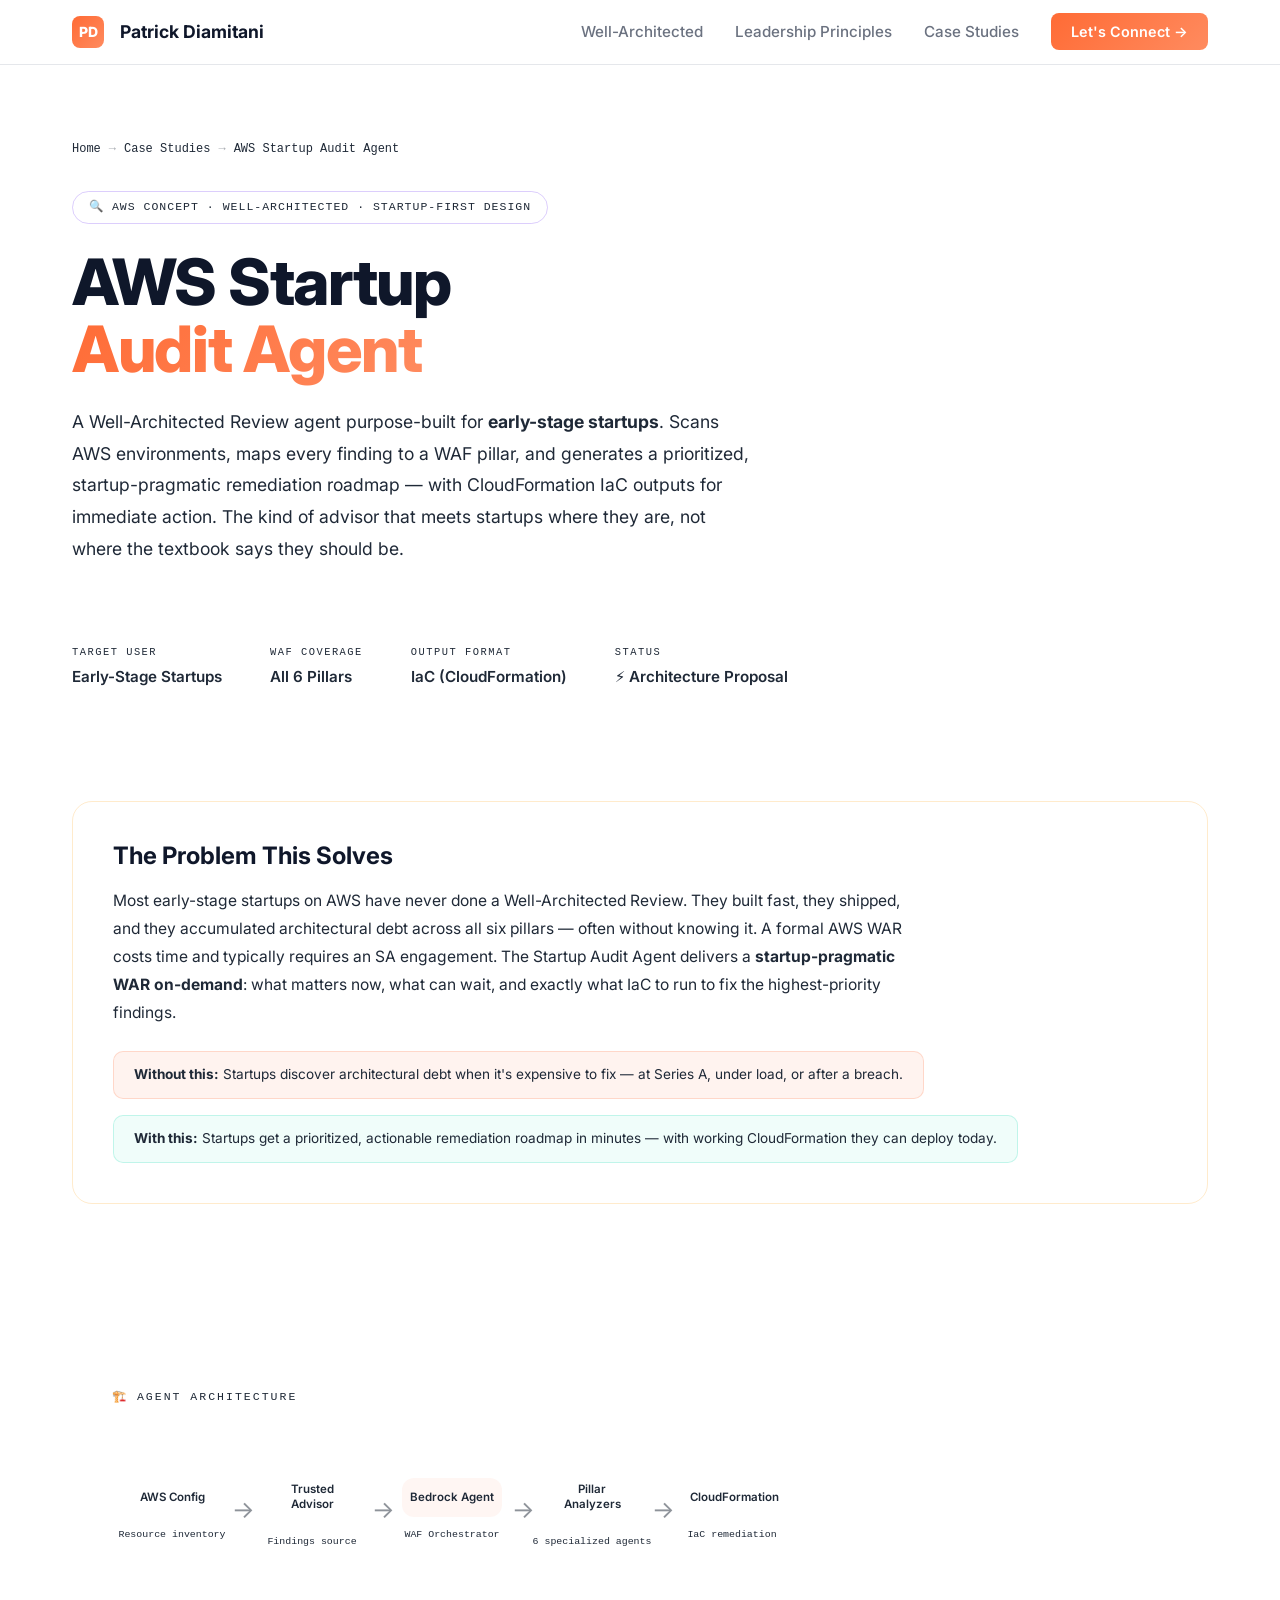
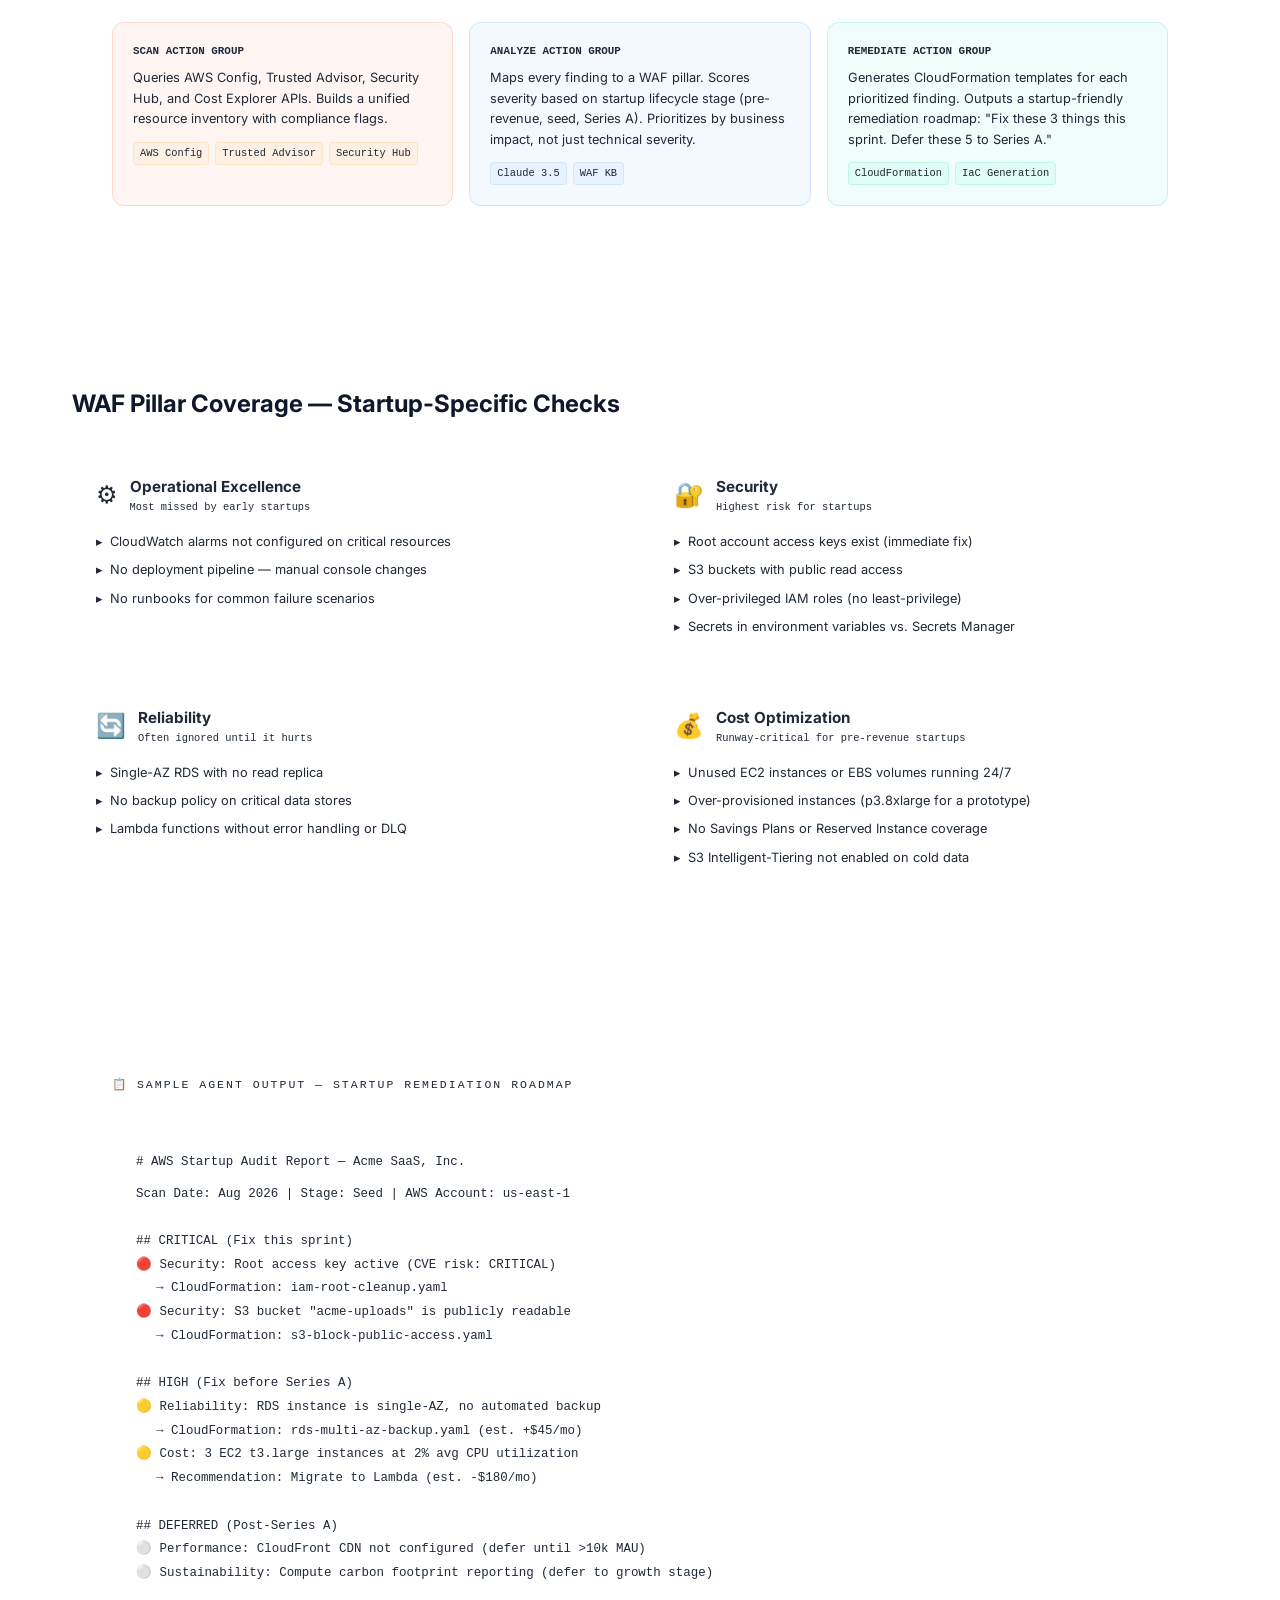
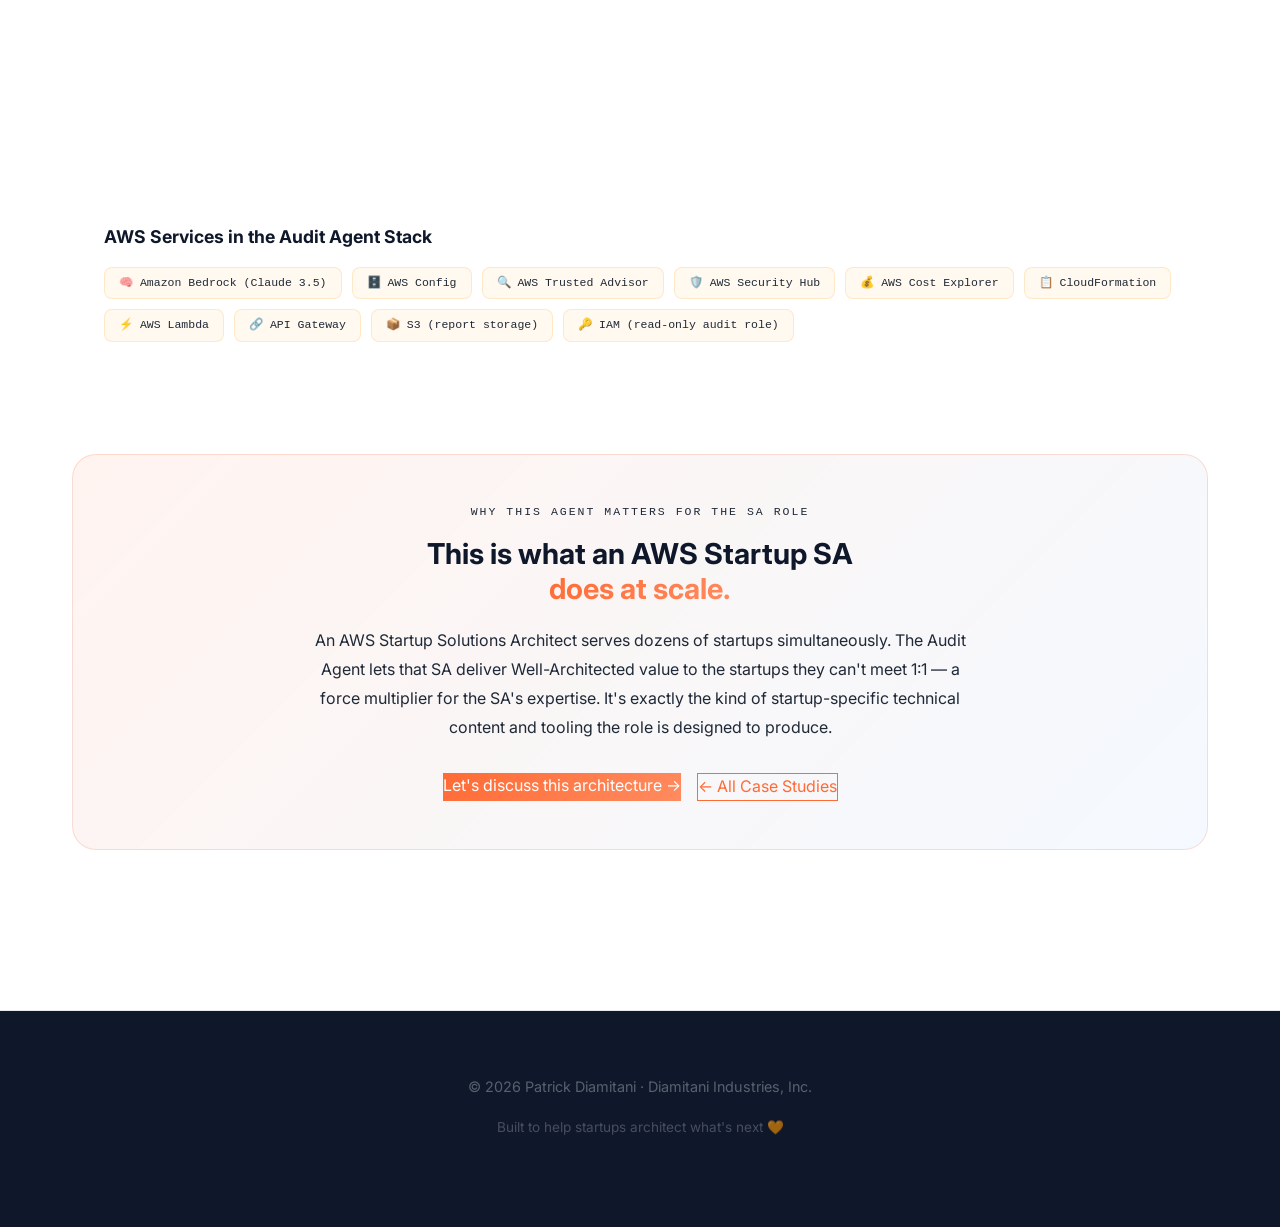
<file: pages/audit-agent.html>
<!DOCTYPE html>
<html lang="en">
<head>
  <meta charset="UTF-8" />
  <meta name="viewport" content="width=device-width, initial-scale=1.0" />
  <title>AWS Startup Audit Agent — Architecture & Concept | Patrick Diamitani</title>
  <meta name="description" content="AWS Startup Audit Agent: a Well-Architected Review agent built for early-stage startups. Scans AWS environments, maps findings to WAF pillars, and generates prioritized remediation roadmaps." />
  <link rel="stylesheet" href="../styles/main.css" />
  <link rel="stylesheet" href="../styles/case-study.css" />
  <link rel="preconnect" href="https://fonts.googleapis.com" />
  <link rel="preconnect" href="https://fonts.gstatic.com" crossorigin />
</head>
<body>

<div class="grid-bg" aria-hidden="true"></div>
<div class="noise-overlay" aria-hidden="true"></div>

<!-- NAV -->
<nav class="nav" role="navigation">
  <div class="nav-inner">
    <a href="../index.html" class="nav-logo" id="nav-logo">
      <div class="nav-logo-badge">PD</div>
      Patrick Diamitani
    </a>
    <ul class="nav-links">
      <li><a href="../index.html#waf" class="nav-link">Well-Architected</a></li>
      <li><a href="../index.html#lp" class="nav-link">Leadership Principles</a></li>
      <li><a href="../index.html#cases" class="nav-link">Case Studies</a></li>
      <li><a href="../index.html#contact" class="nav-cta">Let's Connect →</a></li>
    </ul>
  </div>
</nav>

<!-- HERO -->
<section class="cs-hero">
  <div class="container">
    <div class="cs-hero-inner">
      <nav class="breadcrumb" aria-label="Breadcrumb">
        <a href="../index.html">Home</a>
        <span class="breadcrumb-sep" aria-hidden="true">→</span>
        <a href="../index.html#cases">Case Studies</a>
        <span class="breadcrumb-sep" aria-hidden="true">→</span>
        <span>AWS Startup Audit Agent</span>
      </nav>

      <div class="cs-hero-tag tag-purple" style="border-color:rgba(139,92,246,0.3)">
        🔍 AWS Concept · Well-Architected · Startup-First Design
      </div>

      <h1 class="cs-hero-title">
        AWS Startup<br/>
        <span class="gradient-text">Audit Agent</span>
      </h1>

      <p class="cs-hero-subtitle">
        A Well-Architected Review agent purpose-built for <strong>early-stage startups</strong>.
        Scans AWS environments, maps every finding to a WAF pillar, and generates a prioritized,
        startup-pragmatic remediation roadmap — with CloudFormation IaC outputs for immediate action.
        The kind of advisor that meets startups where they are, not where the textbook says they should be.
      </p>

      <div class="cs-meta-strip">
        <div class="cs-meta-item">
          <span class="cs-meta-label">Target User</span>
          <span class="cs-meta-value">Early-Stage Startups</span>
        </div>
        <div class="cs-meta-item">
          <span class="cs-meta-label">WAF Coverage</span>
          <span class="cs-meta-value">All 6 Pillars</span>
        </div>
        <div class="cs-meta-item">
          <span class="cs-meta-label">Output Format</span>
          <span class="cs-meta-value">IaC (CloudFormation)</span>
        </div>
        <div class="cs-meta-item">
          <span class="cs-meta-label">Status</span>
          <span class="cs-meta-value" style="color:var(--accent-aws)">⚡ Architecture Proposal</span>
        </div>
      </div>
    </div>
  </div>
</section>

<!-- THE PROBLEM -->
<section class="section" style="padding-top:0">
  <div class="container">
    <div style="background:var(--bg-card);border:1px solid rgba(255,153,0,0.2);border-radius:20px;padding:40px;position:relative;overflow:hidden">
      <div style="position:absolute;top:0;left:0;right:0;height:1px;background:linear-gradient(90deg,transparent,var(--accent-aws),transparent)"></div>
      <h2 style="font-family:var(--font-display);font-size:1.5rem;font-weight:700;margin-bottom:16px">The Problem This Solves</h2>
      <p style="font-size:0.975rem;color:var(--text-secondary);line-height:1.8;max-width:800px">
        Most early-stage startups on AWS have never done a Well-Architected Review. They built fast,
        they shipped, and they accumulated architectural debt across all six pillars — often without knowing it.
        A formal AWS WAR costs time and typically requires an SA engagement. The Startup Audit Agent
        delivers a <strong>startup-pragmatic WAR on-demand</strong>: what matters now, what can wait,
        and exactly what IaC to run to fix the highest-priority findings.
      </p>
      <div style="display:flex;gap:16px;margin-top:24px;flex-wrap:wrap">
        <div style="padding:12px 20px;background:rgba(255,107,53,0.08);border:1px solid rgba(255,107,53,0.2);border-radius:10px;font-size:0.85rem;color:var(--text-secondary)">
          <strong style="color:var(--text-primary)">Without this:</strong> Startups discover architectural debt when it's expensive to fix — at Series A, under load, or after a breach.
        </div>
        <div style="padding:12px 20px;background:rgba(0,212,170,0.06);border:1px solid rgba(0,212,170,0.2);border-radius:10px;font-size:0.85rem;color:var(--text-secondary)">
          <strong style="color:var(--accent-teal)">With this:</strong> Startups get a prioritized, actionable remediation roadmap in minutes — with working CloudFormation they can deploy today.
        </div>
      </div>
    </div>
  </div>
</section>

<!-- ARCHITECTURE -->
<section class="section" style="padding-top:0">
  <div class="container">
    <div class="arch-diagram">
      <div class="arch-diagram-title">🏗️ Agent Architecture</div>

      <!-- Flow -->
      <div class="flow-diagram" style="margin-bottom:40px">
        <div class="flow-node">
          <div class="flow-node-box" style="border-color:rgba(255,153,0,0.4)">AWS Config</div>
          <div class="flow-node-service">Resource inventory</div>
        </div>
        <div class="flow-arrow">→</div>
        <div class="flow-node">
          <div class="flow-node-box" style="border-color:rgba(255,153,0,0.4)">Trusted Advisor</div>
          <div class="flow-node-service">Findings source</div>
        </div>
        <div class="flow-arrow">→</div>
        <div class="flow-node">
          <div class="flow-node-box" style="border-color:rgba(255,107,53,0.5);background:rgba(255,107,53,0.06)">Bedrock Agent</div>
          <div class="flow-node-service">WAF Orchestrator</div>
        </div>
        <div class="flow-arrow">→</div>
        <div class="flow-node">
          <div class="flow-node-box" style="border-color:rgba(139,92,246,0.4)">Pillar Analyzers</div>
          <div class="flow-node-service">6 specialized agents</div>
        </div>
        <div class="flow-arrow">→</div>
        <div class="flow-node">
          <div class="flow-node-box" style="border-color:rgba(0,212,170,0.4)">CloudFormation</div>
          <div class="flow-node-service">IaC remediation</div>
        </div>
      </div>

      <!-- Action Groups -->
      <div style="display:grid;grid-template-columns:repeat(3,1fr);gap:16px">
        <div style="padding:20px;background:rgba(255,107,53,0.06);border:1px solid rgba(255,107,53,0.2);border-radius:12px">
          <div style="font-family:var(--font-mono);font-size:0.68rem;color:var(--accent-orange);font-weight:700;margin-bottom:8px">SCAN ACTION GROUP</div>
          <div style="font-size:0.8rem;color:var(--text-secondary);line-height:1.6">Queries AWS Config, Trusted Advisor, Security Hub, and Cost Explorer APIs. Builds a unified resource inventory with compliance flags.</div>
          <div style="margin-top:12px;display:flex;flex-wrap:wrap;gap:6px">
            <span style="font-family:var(--font-mono);font-size:0.65rem;color:var(--accent-aws);background:rgba(255,153,0,0.06);border:1px solid rgba(255,153,0,0.15);border-radius:4px;padding:2px 6px">AWS Config</span>
            <span style="font-family:var(--font-mono);font-size:0.65rem;color:var(--accent-aws);background:rgba(255,153,0,0.06);border:1px solid rgba(255,153,0,0.15);border-radius:4px;padding:2px 6px">Trusted Advisor</span>
            <span style="font-family:var(--font-mono);font-size:0.65rem;color:var(--accent-aws);background:rgba(255,153,0,0.06);border:1px solid rgba(255,153,0,0.15);border-radius:4px;padding:2px 6px">Security Hub</span>
          </div>
        </div>

        <div style="padding:20px;background:rgba(74,158,255,0.06);border:1px solid rgba(74,158,255,0.2);border-radius:12px">
          <div style="font-family:var(--font-mono);font-size:0.68rem;color:var(--accent-blue);font-weight:700;margin-bottom:8px">ANALYZE ACTION GROUP</div>
          <div style="font-size:0.8rem;color:var(--text-secondary);line-height:1.6">Maps every finding to a WAF pillar. Scores severity based on startup lifecycle stage (pre-revenue, seed, Series A). Prioritizes by business impact, not just technical severity.</div>
          <div style="margin-top:12px;display:flex;flex-wrap:wrap;gap:6px">
            <span style="font-family:var(--font-mono);font-size:0.65rem;color:var(--accent-blue);background:rgba(74,158,255,0.06);border:1px solid rgba(74,158,255,0.15);border-radius:4px;padding:2px 6px">Claude 3.5</span>
            <span style="font-family:var(--font-mono);font-size:0.65rem;color:var(--accent-blue);background:rgba(74,158,255,0.06);border:1px solid rgba(74,158,255,0.15);border-radius:4px;padding:2px 6px">WAF KB</span>
          </div>
        </div>

        <div style="padding:20px;background:rgba(0,212,170,0.06);border:1px solid rgba(0,212,170,0.2);border-radius:12px">
          <div style="font-family:var(--font-mono);font-size:0.68rem;color:var(--accent-teal);font-weight:700;margin-bottom:8px">REMEDIATE ACTION GROUP</div>
          <div style="font-size:0.8rem;color:var(--text-secondary);line-height:1.6">Generates CloudFormation templates for each prioritized finding. Outputs a startup-friendly remediation roadmap: "Fix these 3 things this sprint. Defer these 5 to Series A."</div>
          <div style="margin-top:12px;display:flex;flex-wrap:wrap;gap:6px">
            <span style="font-family:var(--font-mono);font-size:0.65rem;color:var(--accent-teal);background:rgba(0,212,170,0.06);border:1px solid rgba(0,212,170,0.15);border-radius:4px;padding:2px 6px">CloudFormation</span>
            <span style="font-family:var(--font-mono);font-size:0.65rem;color:var(--accent-teal);background:rgba(0,212,170,0.06);border:1px solid rgba(0,212,170,0.15);border-radius:4px;padding:2px 6px">IaC Generation</span>
          </div>
        </div>
      </div>
    </div>
  </div>
</section>

<!-- WAF PILLAR COVERAGE -->
<section class="section" style="padding-top:0">
  <div class="container">
    <h2 style="font-family:var(--font-display);font-size:1.5rem;font-weight:700;margin-bottom:32px">WAF Pillar Coverage — Startup-Specific Checks</h2>
    <div style="display:grid;grid-template-columns:repeat(2,1fr);gap:20px">

      <div style="padding:24px;background:var(--bg-card);border:1px solid var(--border-subtle);border-radius:16px;transition:all 0.2s" onmouseover="this.style.borderColor='rgba(255,107,53,0.2)'" onmouseout="this.style.borderColor='var(--border-subtle)'">
        <div style="display:flex;align-items:center;gap:12px;margin-bottom:16px">
          <span style="font-size:1.5rem">⚙️</span>
          <div>
            <div style="font-weight:700;font-size:0.95rem">Operational Excellence</div>
            <div style="font-family:var(--font-mono);font-size:0.65rem;color:var(--text-muted)">Most missed by early startups</div>
          </div>
        </div>
        <ul style="display:flex;flex-direction:column;gap:8px">
          <li style="font-size:0.8rem;color:var(--text-secondary);display:flex;gap:8px"><span style="color:var(--accent-orange);flex-shrink:0">▸</span>CloudWatch alarms not configured on critical resources</li>
          <li style="font-size:0.8rem;color:var(--text-secondary);display:flex;gap:8px"><span style="color:var(--accent-orange);flex-shrink:0">▸</span>No deployment pipeline — manual console changes</li>
          <li style="font-size:0.8rem;color:var(--text-secondary);display:flex;gap:8px"><span style="color:var(--accent-orange);flex-shrink:0">▸</span>No runbooks for common failure scenarios</li>
        </ul>
      </div>

      <div style="padding:24px;background:var(--bg-card);border:1px solid var(--border-subtle);border-radius:16px;transition:all 0.2s" onmouseover="this.style.borderColor='rgba(255,107,53,0.2)'" onmouseout="this.style.borderColor='var(--border-subtle)'">
        <div style="display:flex;align-items:center;gap:12px;margin-bottom:16px">
          <span style="font-size:1.5rem">🔐</span>
          <div>
            <div style="font-weight:700;font-size:0.95rem">Security</div>
            <div style="font-family:var(--font-mono);font-size:0.65rem;color:var(--text-muted)">Highest risk for startups</div>
          </div>
        </div>
        <ul style="display:flex;flex-direction:column;gap:8px">
          <li style="font-size:0.8rem;color:var(--text-secondary);display:flex;gap:8px"><span style="color:var(--accent-orange);flex-shrink:0">▸</span>Root account access keys exist (immediate fix)</li>
          <li style="font-size:0.8rem;color:var(--text-secondary);display:flex;gap:8px"><span style="color:var(--accent-orange);flex-shrink:0">▸</span>S3 buckets with public read access</li>
          <li style="font-size:0.8rem;color:var(--text-secondary);display:flex;gap:8px"><span style="color:var(--accent-orange);flex-shrink:0">▸</span>Over-privileged IAM roles (no least-privilege)</li>
          <li style="font-size:0.8rem;color:var(--text-secondary);display:flex;gap:8px"><span style="color:var(--accent-orange);flex-shrink:0">▸</span>Secrets in environment variables vs. Secrets Manager</li>
        </ul>
      </div>

      <div style="padding:24px;background:var(--bg-card);border:1px solid var(--border-subtle);border-radius:16px;transition:all 0.2s" onmouseover="this.style.borderColor='rgba(255,107,53,0.2)'" onmouseout="this.style.borderColor='var(--border-subtle)'">
        <div style="display:flex;align-items:center;gap:12px;margin-bottom:16px">
          <span style="font-size:1.5rem">🔄</span>
          <div>
            <div style="font-weight:700;font-size:0.95rem">Reliability</div>
            <div style="font-family:var(--font-mono);font-size:0.65rem;color:var(--text-muted)">Often ignored until it hurts</div>
          </div>
        </div>
        <ul style="display:flex;flex-direction:column;gap:8px">
          <li style="font-size:0.8rem;color:var(--text-secondary);display:flex;gap:8px"><span style="color:var(--accent-orange);flex-shrink:0">▸</span>Single-AZ RDS with no read replica</li>
          <li style="font-size:0.8rem;color:var(--text-secondary);display:flex;gap:8px"><span style="color:var(--accent-orange);flex-shrink:0">▸</span>No backup policy on critical data stores</li>
          <li style="font-size:0.8rem;color:var(--text-secondary);display:flex;gap:8px"><span style="color:var(--accent-orange);flex-shrink:0">▸</span>Lambda functions without error handling or DLQ</li>
        </ul>
      </div>

      <div style="padding:24px;background:var(--bg-card);border:1px solid var(--border-subtle);border-radius:16px;transition:all 0.2s" onmouseover="this.style.borderColor='rgba(255,107,53,0.2)'" onmouseout="this.style.borderColor='var(--border-subtle)'">
        <div style="display:flex;align-items:center;gap:12px;margin-bottom:16px">
          <span style="font-size:1.5rem">💰</span>
          <div>
            <div style="font-weight:700;font-size:0.95rem">Cost Optimization</div>
            <div style="font-family:var(--font-mono);font-size:0.65rem;color:var(--text-muted)">Runway-critical for pre-revenue startups</div>
          </div>
        </div>
        <ul style="display:flex;flex-direction:column;gap:8px">
          <li style="font-size:0.8rem;color:var(--text-secondary);display:flex;gap:8px"><span style="color:var(--accent-orange);flex-shrink:0">▸</span>Unused EC2 instances or EBS volumes running 24/7</li>
          <li style="font-size:0.8rem;color:var(--text-secondary);display:flex;gap:8px"><span style="color:var(--accent-orange);flex-shrink:0">▸</span>Over-provisioned instances (p3.8xlarge for a prototype)</li>
          <li style="font-size:0.8rem;color:var(--text-secondary);display:flex;gap:8px"><span style="color:var(--accent-orange);flex-shrink:0">▸</span>No Savings Plans or Reserved Instance coverage</li>
          <li style="font-size:0.8rem;color:var(--text-secondary);display:flex;gap:8px"><span style="color:var(--accent-orange);flex-shrink:0">▸</span>S3 Intelligent-Tiering not enabled on cold data</li>
        </ul>
      </div>

    </div>
  </div>
</section>

<!-- SAMPLE OUTPUT -->
<section class="section" style="padding-top:0">
  <div class="container">
    <div class="arch-diagram">
      <div class="arch-diagram-title">📋 Sample Agent Output — Startup Remediation Roadmap</div>
      <div style="background:var(--bg-void);border:1px solid var(--border-subtle);border-radius:12px;padding:24px;font-family:var(--font-mono);font-size:0.78rem;color:var(--text-secondary);line-height:1.9;overflow-x:auto">
        <div style="color:var(--accent-orange);margin-bottom:8px"># AWS Startup Audit Report — Acme SaaS, Inc.</div>
        <div style="color:var(--text-muted)">Scan Date: Aug 2026 | Stage: Seed | AWS Account: us-east-1</div>
        <br/>
        <div style="color:var(--accent-teal)">## CRITICAL (Fix this sprint)</div>
        <div>🔴 <span style="color:var(--text-primary)">Security:</span> Root access key active (CVE risk: CRITICAL)</div>
        <div style="padding-left:20px;color:var(--text-muted)">→ CloudFormation: iam-root-cleanup.yaml</div>
        <div>🔴 <span style="color:var(--text-primary)">Security:</span> S3 bucket "acme-uploads" is publicly readable</div>
        <div style="padding-left:20px;color:var(--text-muted)">→ CloudFormation: s3-block-public-access.yaml</div>
        <br/>
        <div style="color:var(--accent-aws)">## HIGH (Fix before Series A)</div>
        <div>🟡 <span style="color:var(--text-primary)">Reliability:</span> RDS instance is single-AZ, no automated backup</div>
        <div style="padding-left:20px;color:var(--text-muted)">→ CloudFormation: rds-multi-az-backup.yaml (est. +$45/mo)</div>
        <div>🟡 <span style="color:var(--text-primary)">Cost:</span> 3 EC2 t3.large instances at 2% avg CPU utilization</div>
        <div style="padding-left:20px;color:var(--text-muted)">→ Recommendation: Migrate to Lambda (est. -$180/mo)</div>
        <br/>
        <div style="color:var(--text-muted)">## DEFERRED (Post-Series A)</div>
        <div>⚪ <span style="color:var(--text-muted)">Performance: CloudFront CDN not configured (defer until &gt;10k MAU)</span></div>
        <div>⚪ <span style="color:var(--text-muted)">Sustainability: Compute carbon footprint reporting (defer to growth stage)</span></div>
      </div>
    </div>
  </div>
</section>

<!-- AWS SERVICES -->
<section class="section" style="padding-top:0">
  <div class="container">
    <div style="background:var(--bg-card);border:1px solid var(--border-subtle);border-radius:20px;padding:32px">
      <h3 style="font-family:var(--font-display);font-weight:700;font-size:1.1rem;margin-bottom:20px">AWS Services in the Audit Agent Stack</h3>
      <div class="services-used">
        <span class="service-pill">🧠 Amazon Bedrock (Claude 3.5)</span>
        <span class="service-pill">🗄️ AWS Config</span>
        <span class="service-pill">🔍 AWS Trusted Advisor</span>
        <span class="service-pill">🛡️ AWS Security Hub</span>
        <span class="service-pill">💰 AWS Cost Explorer</span>
        <span class="service-pill">📋 CloudFormation</span>
        <span class="service-pill">⚡ AWS Lambda</span>
        <span class="service-pill">🔗 API Gateway</span>
        <span class="service-pill">📦 S3 (report storage)</span>
        <span class="service-pill">🔑 IAM (read-only audit role)</span>
      </div>
    </div>
  </div>
</section>

<!-- SA CONNECTION -->
<section class="section" style="padding-top:0">
  <div class="container">
    <div style="background:linear-gradient(135deg,rgba(255,107,53,0.08),rgba(74,158,255,0.06));border:1px solid rgba(255,107,53,0.2);border-radius:24px;padding:48px;text-align:center">
      <div style="font-family:var(--font-mono);font-size:0.72rem;letter-spacing:2px;text-transform:uppercase;color:var(--accent-orange);margin-bottom:16px">Why This Agent Matters for the SA Role</div>
      <h2 style="font-family:var(--font-display);font-size:1.8rem;font-weight:700;margin-bottom:20px;line-height:1.2">
        This is what an AWS Startup SA<br/>
        <span class="gradient-text">does at scale.</span>
      </h2>
      <p style="font-size:1rem;color:var(--text-secondary);line-height:1.8;max-width:680px;margin:0 auto 32px">
        An AWS Startup Solutions Architect serves dozens of startups simultaneously. The Audit Agent
        lets that SA deliver Well-Architected value to the startups they can't meet 1:1 — a force
        multiplier for the SA's expertise. It's exactly the kind of startup-specific technical content
        and tooling the role is designed to produce.
      </p>
      <div style="display:flex;gap:16px;justify-content:center;flex-wrap:wrap">
        <a href="../index.html#contact" class="btn-primary" id="btn-discuss">
          Let's discuss this architecture →
        </a>
        <a href="../index.html#cases" class="btn-secondary" id="btn-cases">
          ← All Case Studies
        </a>
      </div>
    </div>
  </div>
</section>

<footer class="footer" role="contentinfo">
  <div class="container">
    <div class="footer-inner">
      <p class="footer-text">© 2026 Patrick Diamitani · Diamitani Industries, Inc.</p>
      <p class="footer-made-with">Built to help startups architect what's next 🧡</p>
    </div>
  </div>
</footer>

<script src="../scripts/main.js"></script>
</body>
</html>
</file>
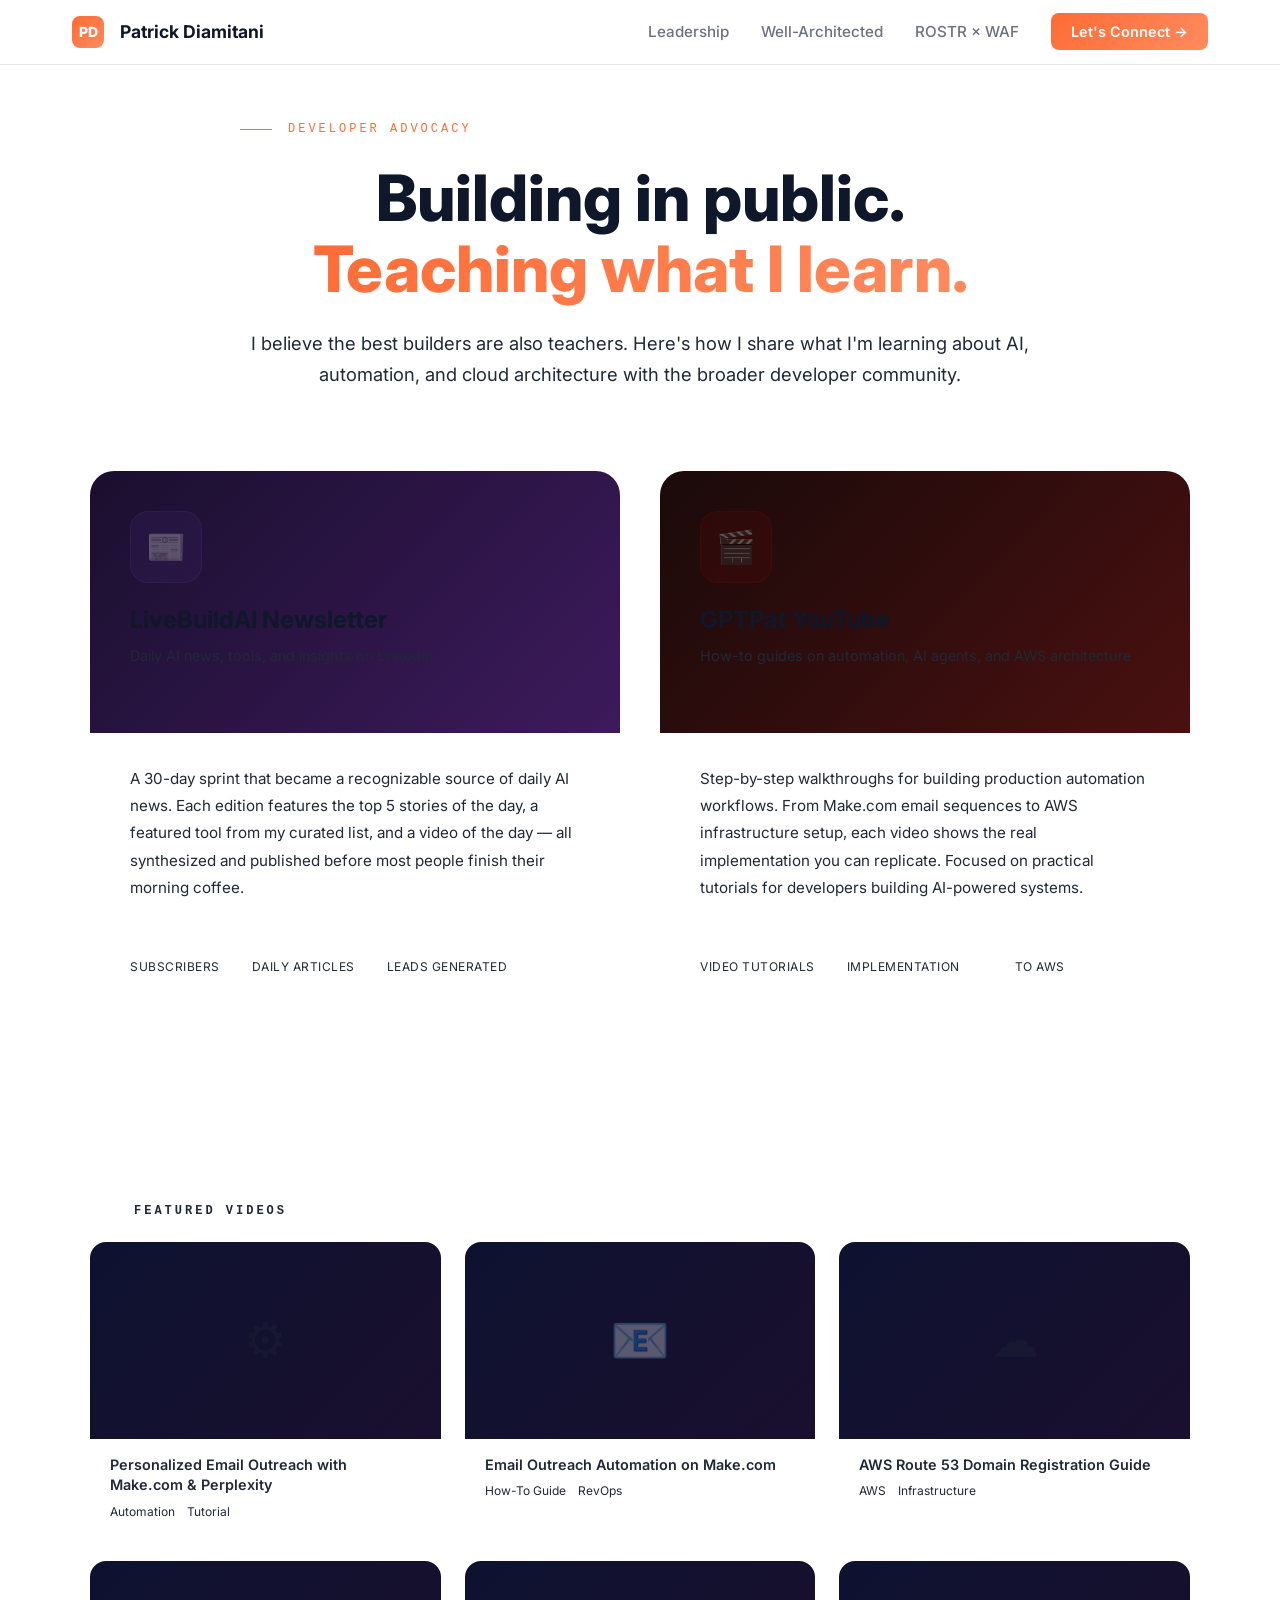
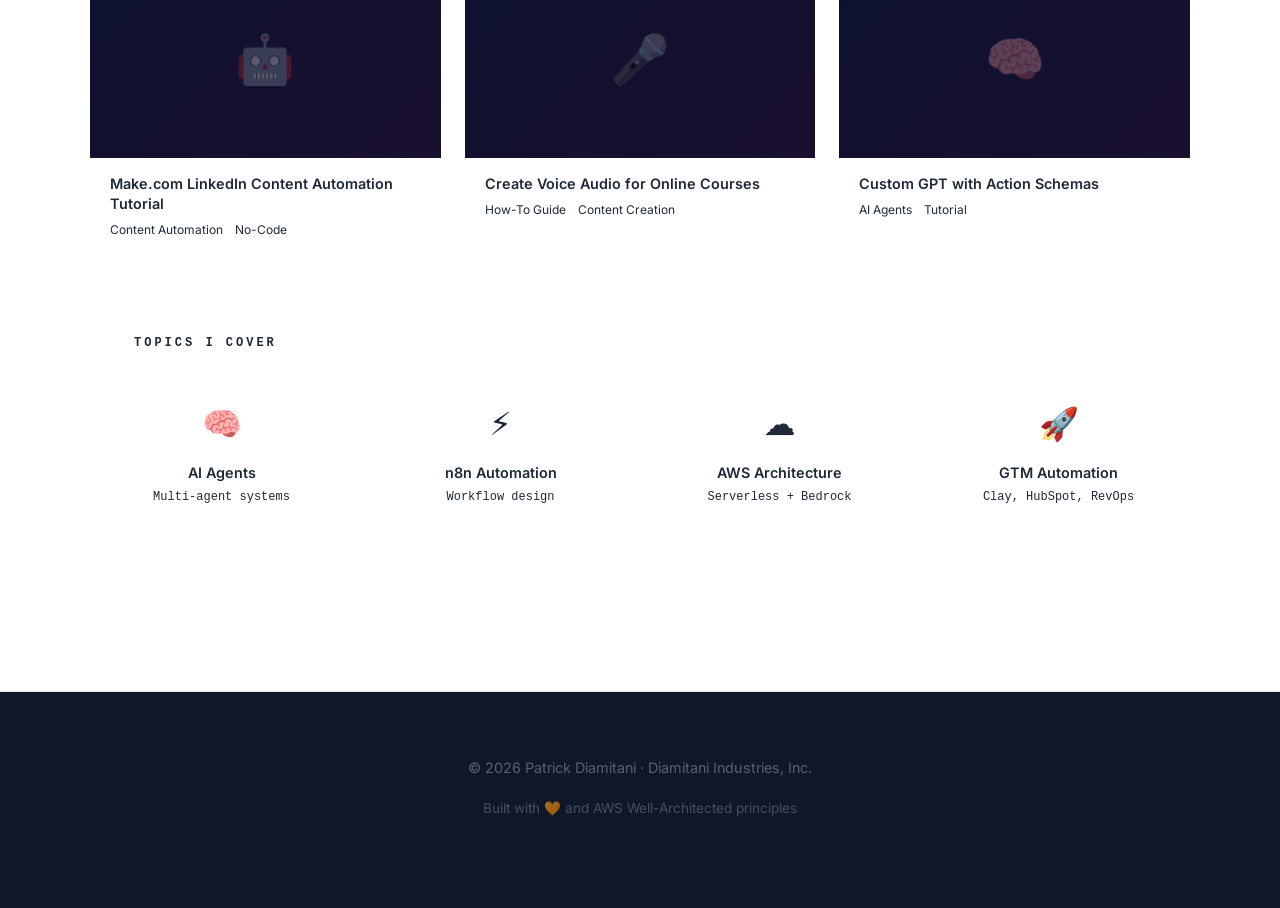
<file: pages/developer-advocacy.html>
<!DOCTYPE html>
<html lang="en">
<head>
  <meta charset="UTF-8" />
  <meta name="viewport" content="width=device-width, initial-scale=1.0" />
  <title>Developer Advocacy — Patrick Diamitani | AWS Solution Architect</title>
  <link rel="stylesheet" href="../styles/main.css" />
  <style>
    .advocacy-page {
      padding-top: 120px;
      padding-bottom: 80px;
      min-height: 100vh;
      position: relative;
      z-index: 2;
    }

    .advocacy-header {
      text-align: center;
      max-width: 800px;
      margin: 0 auto 80px;
    }

    .advocacy-title {
      font-family: var(--font-display);
      font-size: clamp(2.5rem, 5vw, 4rem);
      font-weight: 800;
      line-height: 1.1;
      margin-bottom: 24px;
    }

    .advocacy-subtitle {
      font-size: 1.15rem;
      color: var(--text-secondary);
      line-height: 1.7;
    }

    .advocacy-grid {
      display: grid;
      grid-template-columns: repeat(2, 1fr);
      gap: 40px;
      max-width: 1100px;
      margin: 0 auto;
    }

    .advocacy-card {
      background: var(--bg-card);
      border: 1px solid var(--border-subtle);
      border-radius: 24px;
      overflow: hidden;
      transition: all 0.35s var(--ease-out);
    }

    .advocacy-card:hover {
      border-color: rgba(255,107,53,0.25);
      transform: translateY(-8px);
      box-shadow: 0 32px 80px rgba(0,0,0,0.5);
    }

    .advocacy-card-header {
      padding: 40px;
      position: relative;
      overflow: hidden;
    }

    .newsletter-header {
      background: linear-gradient(135deg, #1A0F2E 0%, #3D1A5C 100%);
    }

    .youtube-header {
      background: linear-gradient(135deg, #1A0A0A 0%, #4A1010 100%);
    }

    .card-icon {
      width: 72px;
      height: 72px;
      border-radius: 18px;
      display: flex;
      align-items: center;
      justify-content: center;
      font-size: 2rem;
      margin-bottom: 20px;
    }

    .newsletter-header .card-icon {
      background: rgba(139,92,246,0.2);
      border: 1px solid rgba(139,92,246,0.3);
    }

    .youtube-header .card-icon {
      background: rgba(255,0,0,0.2);
      border: 1px solid rgba(255,0,0,0.3);
    }

    .card-title {
      font-family: var(--font-display);
      font-size: 1.5rem;
      font-weight: 700;
      margin-bottom: 8px;
    }

    .card-tagline {
      font-size: 0.9rem;
      color: var(--text-secondary);
    }

    .advocacy-card-body {
      padding: 32px 40px 40px;
    }

    .card-description {
      font-size: 0.95rem;
      color: var(--text-secondary);
      line-height: 1.8;
      margin-bottom: 24px;
    }

    .card-stats {
      display: flex;
      gap: 32px;
      margin-bottom: 32px;
      padding-bottom: 24px;
      border-bottom: 1px solid var(--border-subtle);
    }

    .card-stat {
      display: flex;
      flex-direction: column;
    }

    .stat-number {
      font-family: var(--font-display);
      font-size: 1.75rem;
      font-weight: 800;
      background: var(--grad-orange);
      -webkit-background-clip: text;
      -webkit-text-fill-color: transparent;
      background-clip: text;
      line-height: 1;
    }

    .stat-label {
      font-size: 0.75rem;
      color: var(--text-muted);
      text-transform: uppercase;
      letter-spacing: 0.5px;
      margin-top: 4px;
    }

    .card-cta {
      display: inline-flex;
      align-items: center;
      gap: 10px;
      padding: 14px 28px;
      background: var(--grad-orange);
      border-radius: 12px;
      font-weight: 700;
      font-size: 0.9rem;
      color: white;
      transition: all 0.25s var(--ease-out);
      text-decoration: none;
    }

    .card-cta:hover {
      transform: translateY(-2px);
      box-shadow: 0 12px 32px rgba(255,107,53,0.35);
    }

    .card-cta-secondary {
      background: var(--bg-glass);
      border: 1px solid var(--border-accent);
    }

    .card-cta-secondary:hover {
      background: var(--bg-glass-hover);
      box-shadow: none;
    }

    /* Featured Content */
    .featured-content {
      margin-top: 80px;
      max-width: 1100px;
      margin-left: auto;
      margin-right: auto;
    }

    .featured-title {
      font-family: var(--font-mono);
      font-size: 0.75rem;
      letter-spacing: 3px;
      text-transform: uppercase;
      color: var(--accent-orange);
      margin-bottom: 24px;
      display: flex;
      align-items: center;
      gap: 12px;
    }

    .featured-title::before {
      content: '';
      width: 32px;
      height: 1px;
      background: var(--accent-orange);
    }

    .video-grid {
      display: grid;
      grid-template-columns: repeat(3, 1fr);
      gap: 24px;
    }

    .video-card {
      background: var(--bg-card);
      border: 1px solid var(--border-subtle);
      border-radius: 16px;
      overflow: hidden;
      transition: all 0.25s var(--ease-out);
      text-decoration: none;
      color: inherit;
    }

    .video-card:hover {
      border-color: rgba(255,107,53,0.2);
      transform: translateY(-4px);
    }

    .video-thumbnail {
      aspect-ratio: 16/9;
      background: linear-gradient(135deg, #0D1230, #1A0F2E);
      display: flex;
      align-items: center;
      justify-content: center;
      position: relative;
    }

    .video-thumbnail::after {
      content: '▶';
      position: absolute;
      width: 48px;
      height: 48px;
      background: rgba(255,107,53,0.9);
      border-radius: 50%;
      display: flex;
      align-items: center;
      justify-content: center;
      font-size: 1rem;
      color: white;
      opacity: 0;
      transition: opacity 0.2s;
    }

    .video-card:hover .video-thumbnail::after {
      opacity: 1;
    }

    .video-thumbnail-icon {
      font-size: 3rem;
      opacity: 0.3;
    }

    .video-info {
      padding: 16px 20px;
    }

    .video-title-text {
      font-weight: 600;
      font-size: 0.9rem;
      margin-bottom: 6px;
      line-height: 1.4;
    }

    .video-meta {
      font-size: 0.75rem;
      color: var(--text-muted);
      display: flex;
      gap: 12px;
    }

    /* Topics */
    .topics-section {
      margin-top: 80px;
      max-width: 1100px;
      margin-left: auto;
      margin-right: auto;
    }

    .topics-grid {
      display: grid;
      grid-template-columns: repeat(4, 1fr);
      gap: 16px;
    }

    .topic-card {
      padding: 24px;
      background: var(--bg-card);
      border: 1px solid var(--border-subtle);
      border-radius: 16px;
      text-align: center;
      transition: all 0.25s var(--ease-out);
    }

    .topic-card:hover {
      border-color: rgba(255,107,53,0.2);
      transform: translateY(-4px);
    }

    .topic-icon {
      font-size: 2rem;
      margin-bottom: 12px;
    }

    .topic-name {
      font-weight: 600;
      font-size: 0.9rem;
      margin-bottom: 4px;
    }

    .topic-count {
      font-family: var(--font-mono);
      font-size: 0.75rem;
      color: var(--text-muted);
    }

    @media (max-width: 900px) {
      .advocacy-grid {
        grid-template-columns: 1fr;
      }
      .video-grid {
        grid-template-columns: 1fr;
      }
      .topics-grid {
        grid-template-columns: repeat(2, 1fr);
      }
    }

    @media (max-width: 480px) {
      .topics-grid {
        grid-template-columns: 1fr;
      }
    }
  </style>
</head>
<body>

<div class="grid-bg" aria-hidden="true"></div>
<div class="noise-overlay" aria-hidden="true"></div>

<nav class="nav scrolled" role="navigation">
  <div class="nav-inner">
    <a href="../index.html" class="nav-logo">
      <div class="nav-logo-badge">PD</div>
      Patrick Diamitani
    </a>
    <ul class="nav-links">
      <li><a href="../index.html#lp" class="nav-link">Leadership</a></li>
      <li><a href="../index.html#waf" class="nav-link">Well-Architected</a></li>
      <li><a href="waf-interactive.html" class="nav-link">ROSTR × WAF</a></li>
      <li><a href="../index.html#contact" class="nav-cta">Let's Connect →</a></li>
    </ul>
  </div>
</nav>

<main class="advocacy-page">
  <div class="container">

    <header class="advocacy-header">
      <div class="section-label">Developer Advocacy</div>
      <h1 class="advocacy-title">
        Building in public.<br/>
        <span class="gradient-text">Teaching what I learn.</span>
      </h1>
      <p class="advocacy-subtitle">
        I believe the best builders are also teachers. Here's how I share what I'm learning about
        AI, automation, and cloud architecture with the broader developer community.
      </p>
    </header>

    <div class="advocacy-grid">

      <!-- LiveBuildAI Newsletter -->
      <article class="advocacy-card">
        <div class="advocacy-card-header newsletter-header">
          <div class="card-icon">📰</div>
          <h2 class="card-title">LiveBuildAI Newsletter</h2>
          <p class="card-tagline">Daily AI news, tools, and insights on LinkedIn</p>
        </div>
        <div class="advocacy-card-body">
          <p class="card-description">
            A 30-day sprint that became a recognizable source of daily AI news. Each edition features
            the top 5 stories of the day, a featured tool from my curated list, and a video of the day —
            all synthesized and published before most people finish their morning coffee.
          </p>
          <div class="card-stats">
            <div class="card-stat">
              <span class="stat-number">992+</span>
              <span class="stat-label">Subscribers</span>
            </div>
            <div class="card-stat">
              <span class="stat-number">30</span>
              <span class="stat-label">Daily Articles</span>
            </div>
            <div class="card-stat">
              <span class="stat-number">Inbound</span>
              <span class="stat-label">Leads Generated</span>
            </div>
          </div>
          <a href="https://www.linkedin.com/newsletters/livebuildai-7169756795706515456/" target="_blank" class="card-cta">
            Subscribe to LiveBuildAI →
          </a>
        </div>
      </article>

      <!-- YouTube Channel -->
      <article class="advocacy-card">
        <div class="advocacy-card-header youtube-header">
          <div class="card-icon">🎬</div>
          <h2 class="card-title">GPTPat YouTube</h2>
          <p class="card-tagline">How-to guides on automation, AI agents, and AWS architecture</p>
        </div>
        <div class="advocacy-card-body">
          <p class="card-description">
            Step-by-step walkthroughs for building production automation workflows. From Make.com email
            sequences to AWS infrastructure setup, each video shows the real implementation you can
            replicate. Focused on practical tutorials for developers building AI-powered systems.
          </p>
          <div class="card-stats">
            <div class="card-stat">
              <span class="stat-number">15+</span>
              <span class="stat-label">Video Tutorials</span>
            </div>
            <div class="card-stat">
              <span class="stat-number">Hands-On</span>
              <span class="stat-label">Implementation</span>
            </div>
            <div class="card-stat">
              <span class="stat-number">No-Code</span>
              <span class="stat-label">to AWS</span>
            </div>
          </div>
          <a href="https://www.youtube.com/@gptpat" target="_blank" class="card-cta">
            Watch on YouTube →
          </a>
        </div>
      </article>

    </div>

    <!-- Featured Videos -->
    <section class="featured-content">
      <h3 class="featured-title">Featured Videos</h3>
      <div class="video-grid">

        <a href="https://www.youtube.com/watch?v=wRh37Tr7aMg" target="_blank" class="video-card">
          <div class="video-thumbnail">
            <span class="video-thumbnail-icon">⚙️</span>
          </div>
          <div class="video-info">
            <div class="video-title-text">Personalized Email Outreach with Make.com & Perplexity</div>
            <div class="video-meta">
              <span>Automation</span>
              <span>Tutorial</span>
            </div>
          </div>
        </a>

        <a href="https://www.youtube.com/watch?v=HumUw0DD9sQ" target="_blank" class="video-card">
          <div class="video-thumbnail">
            <span class="video-thumbnail-icon">📧</span>
          </div>
          <div class="video-info">
            <div class="video-title-text">Email Outreach Automation on Make.com</div>
            <div class="video-meta">
              <span>How-To Guide</span>
              <span>RevOps</span>
            </div>
          </div>
        </a>

        <a href="https://www.youtube.com/watch?v=v3ETNL74B14" target="_blank" class="video-card">
          <div class="video-thumbnail">
            <span class="video-thumbnail-icon">☁️</span>
          </div>
          <div class="video-info">
            <div class="video-title-text">AWS Route 53 Domain Registration Guide</div>
            <div class="video-meta">
              <span>AWS</span>
              <span>Infrastructure</span>
            </div>
          </div>
        </a>

        <a href="https://www.youtube.com/watch?v=M5LDv9RQN-E" target="_blank" class="video-card">
          <div class="video-thumbnail">
            <span class="video-thumbnail-icon">🤖</span>
          </div>
          <div class="video-info">
            <div class="video-title-text">Make.com LinkedIn Content Automation Tutorial</div>
            <div class="video-meta">
              <span>Content Automation</span>
              <span>No-Code</span>
            </div>
          </div>
        </a>

        <a href="https://www.youtube.com/watch?v=yuU7-z55HVc" target="_blank" class="video-card">
          <div class="video-thumbnail">
            <span class="video-thumbnail-icon">🎤</span>
          </div>
          <div class="video-info">
            <div class="video-title-text">Create Voice Audio for Online Courses</div>
            <div class="video-meta">
              <span>How-To Guide</span>
              <span>Content Creation</span>
            </div>
          </div>
        </a>

        <a href="https://www.youtube.com/watch?v=OzEqQdD0AH8" target="_blank" class="video-card">
          <div class="video-thumbnail">
            <span class="video-thumbnail-icon">🧠</span>
          </div>
          <div class="video-info">
            <div class="video-title-text">Custom GPT with Action Schemas</div>
            <div class="video-meta">
              <span>AI Agents</span>
              <span>Tutorial</span>
            </div>
          </div>
        </a>

      </div>
    </section>

    <!-- Topics I Cover -->
    <section class="topics-section">
      <h3 class="featured-title">Topics I Cover</h3>
      <div class="topics-grid">

        <div class="topic-card">
          <div class="topic-icon">🧠</div>
          <div class="topic-name">AI Agents</div>
          <div class="topic-count">Multi-agent systems</div>
        </div>

        <div class="topic-card">
          <div class="topic-icon">⚡</div>
          <div class="topic-name">n8n Automation</div>
          <div class="topic-count">Workflow design</div>
        </div>

        <div class="topic-card">
          <div class="topic-icon">☁️</div>
          <div class="topic-name">AWS Architecture</div>
          <div class="topic-count">Serverless + Bedrock</div>
        </div>

        <div class="topic-card">
          <div class="topic-icon">🚀</div>
          <div class="topic-name">GTM Automation</div>
          <div class="topic-count">Clay, HubSpot, RevOps</div>
        </div>

      </div>
    </section>

  </div>
</main>

<footer class="footer">
  <div class="container">
    <div class="footer-inner">
      <p class="footer-text">© 2026 Patrick Diamitani · Diamitani Industries, Inc.</p>
      <p class="footer-made-with">Built with 🧡 and AWS Well-Architected principles</p>
    </div>
  </div>
</footer>

<script src="../scripts/main.js"></script>
</body>
</html>
</file>
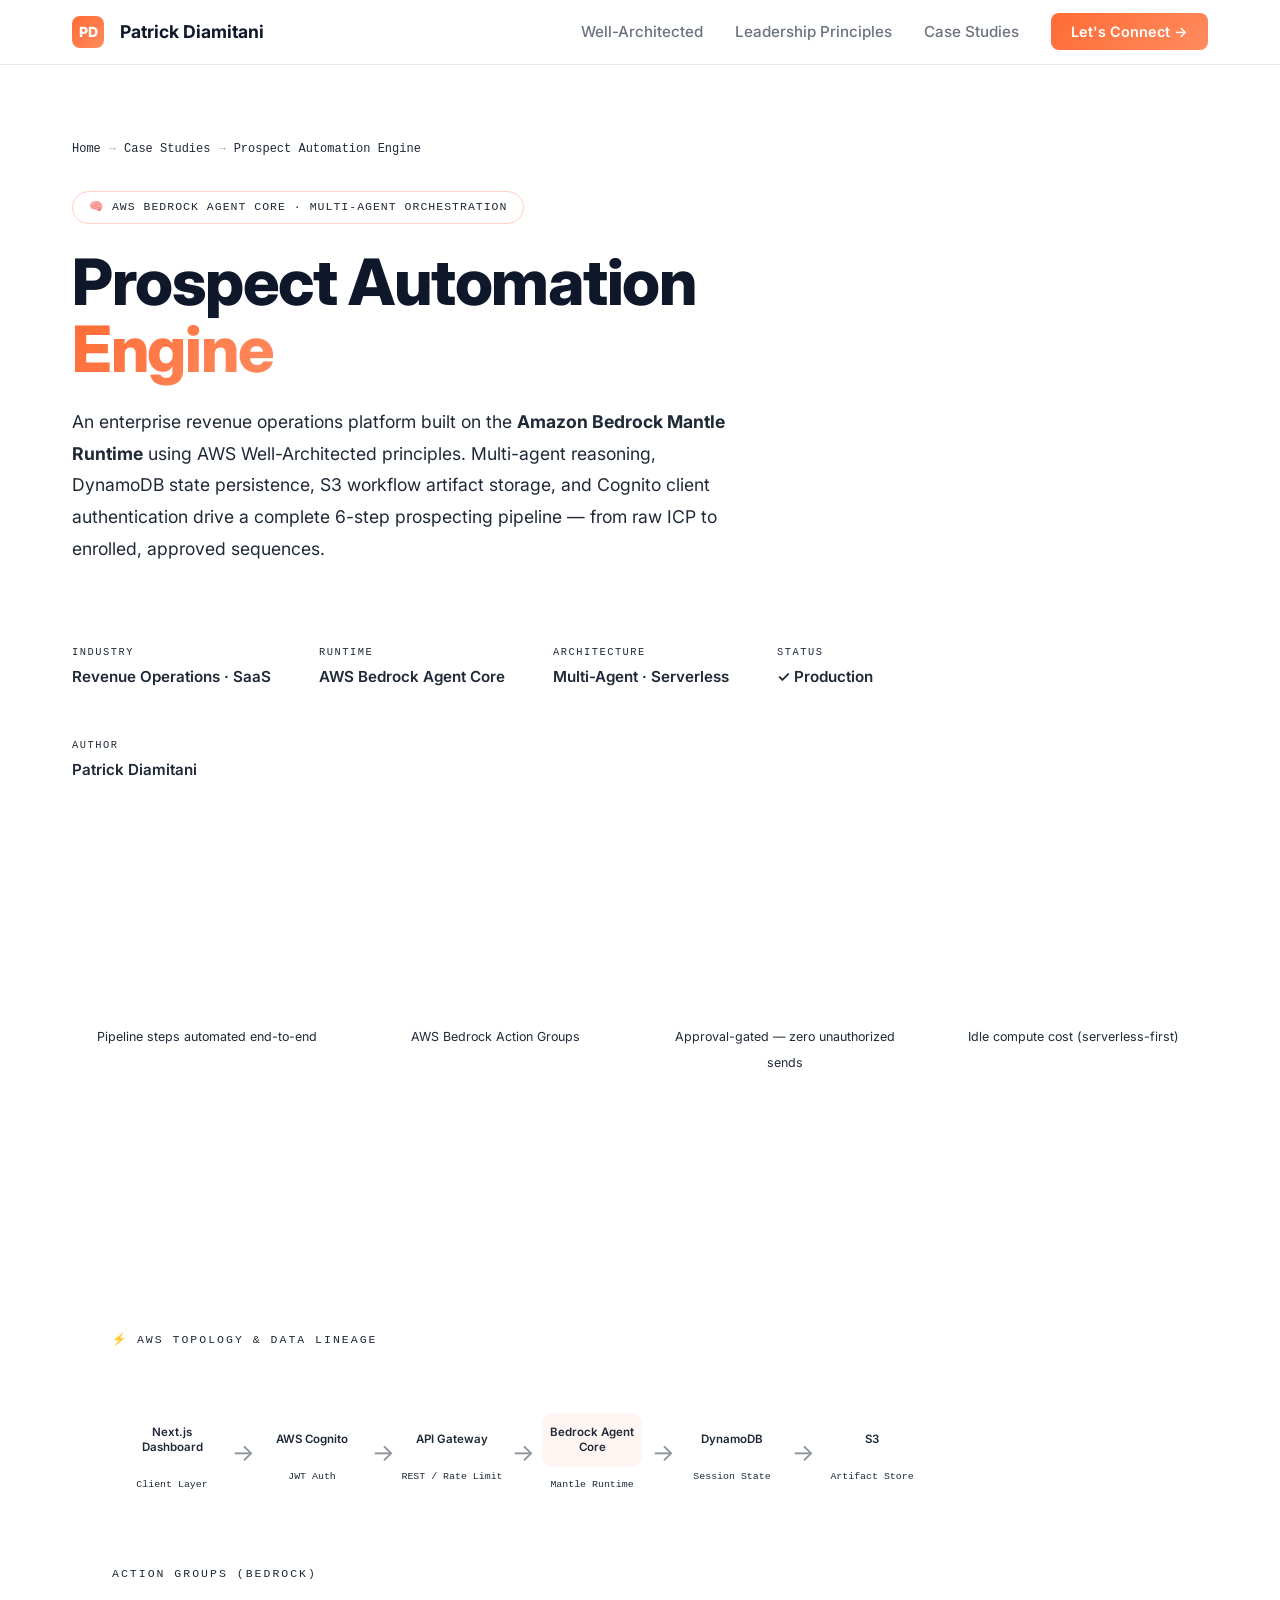
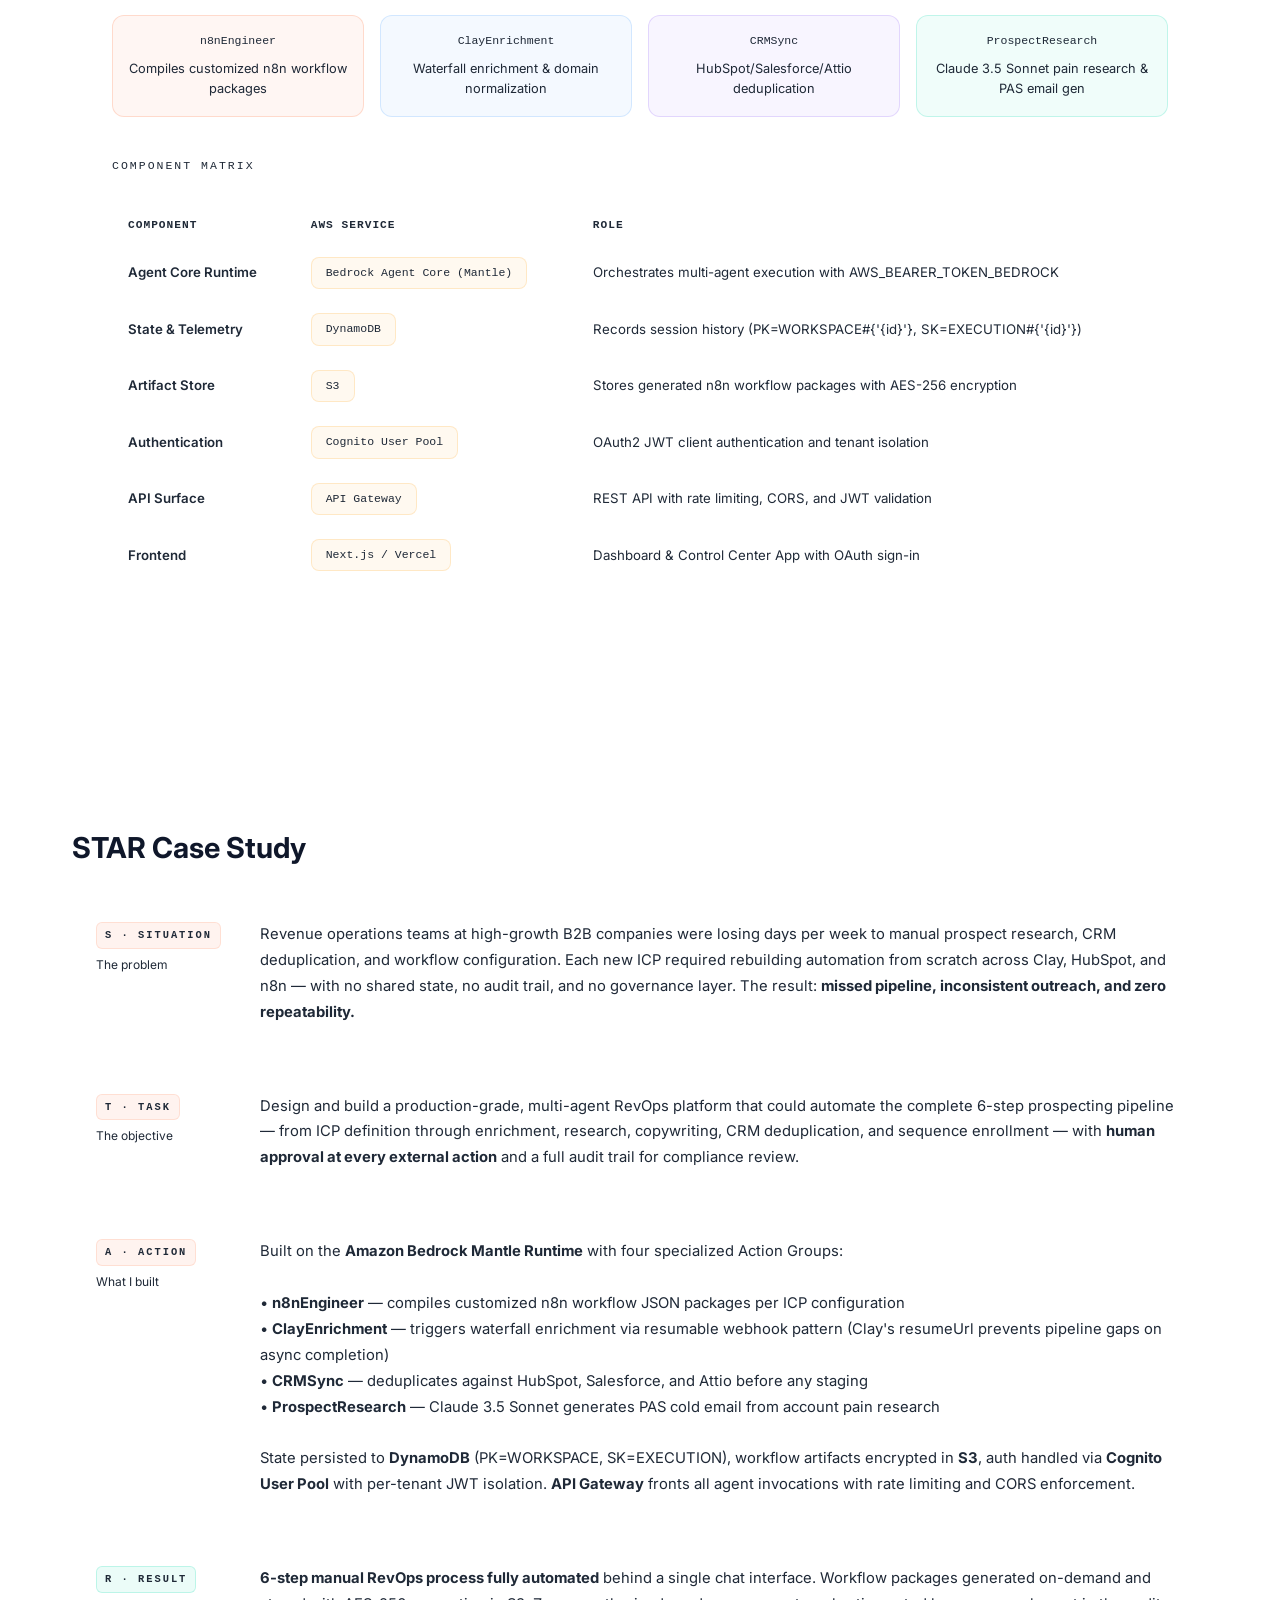
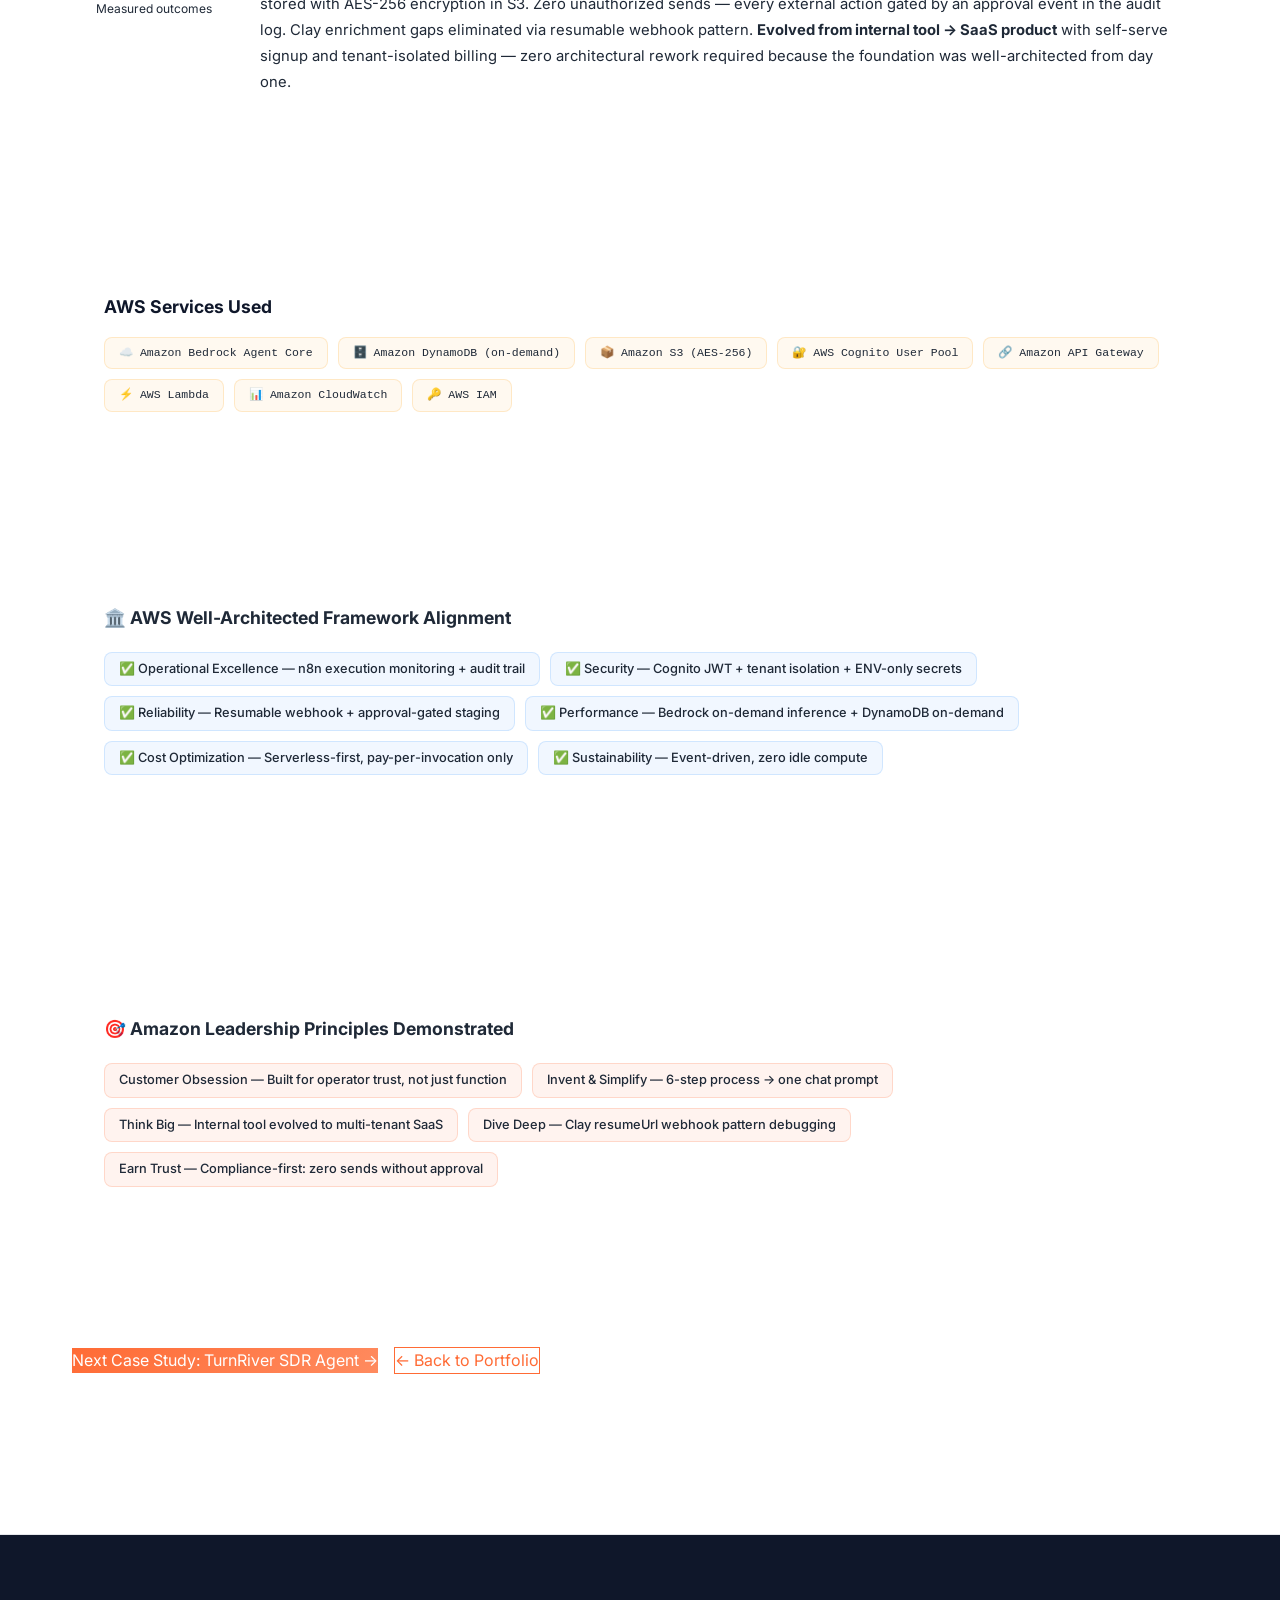
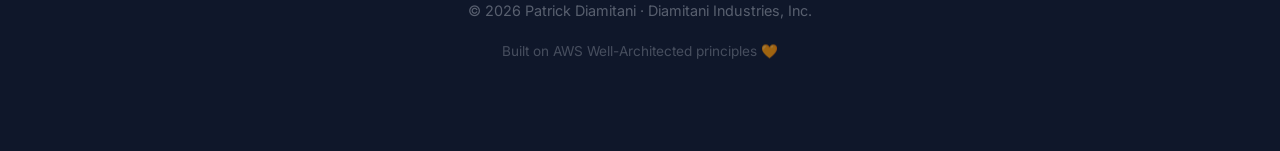
<file: pages/prospect-engine-case-study.html>
<!DOCTYPE html>
<html lang="en">
<head>
  <meta charset="UTF-8" />
  <meta name="viewport" content="width=device-width, initial-scale=1.0" />
  <title>Prospect Automation Engine — Case Study | Patrick Diamitani</title>
  <meta name="description" content="Case study: The Prospect Automation Engine — an enterprise revenue operations platform built on AWS Bedrock Agent Core with multi-agent orchestration, DynamoDB state, S3 artifact storage, and Cognito auth." />
  <link rel="stylesheet" href="../styles/main.css" />
  <link rel="stylesheet" href="../styles/case-study.css" />
  <link rel="preconnect" href="https://fonts.googleapis.com" />
  <link rel="preconnect" href="https://fonts.gstatic.com" crossorigin />
</head>
<body>

<div class="grid-bg" aria-hidden="true"></div>
<div class="noise-overlay" aria-hidden="true"></div>

<!-- NAV -->
<nav class="nav" role="navigation">
  <div class="nav-inner">
    <a href="../index.html" class="nav-logo" id="nav-logo">
      <div class="nav-logo-badge">PD</div>
      Patrick Diamitani
    </a>
    <ul class="nav-links">
      <li><a href="../index.html#waf" class="nav-link">Well-Architected</a></li>
      <li><a href="../index.html#lp" class="nav-link">Leadership Principles</a></li>
      <li><a href="../index.html#cases" class="nav-link">Case Studies</a></li>
      <li><a href="../index.html#contact" class="nav-cta">Let's Connect →</a></li>
    </ul>
  </div>
</nav>

<!-- HERO -->
<section class="cs-hero">
  <div class="container">
    <div class="cs-hero-inner">
      <nav class="breadcrumb" aria-label="Breadcrumb">
        <a href="../index.html">Home</a>
        <span class="breadcrumb-sep" aria-hidden="true">→</span>
        <a href="../index.html#cases">Case Studies</a>
        <span class="breadcrumb-sep" aria-hidden="true">→</span>
        <span>Prospect Automation Engine</span>
      </nav>

      <div class="cs-hero-tag tag-orange" style="border-color:rgba(255,107,53,0.3)">
        🧠 AWS Bedrock Agent Core · Multi-Agent Orchestration
      </div>

      <h1 class="cs-hero-title">
        Prospect Automation<br/>
        <span class="gradient-text">Engine</span>
      </h1>

      <p class="cs-hero-subtitle">
        An enterprise revenue operations platform built on the <strong>Amazon Bedrock Mantle Runtime</strong>
        using AWS Well-Architected principles. Multi-agent reasoning, DynamoDB state persistence,
        S3 workflow artifact storage, and Cognito client authentication drive a complete
        6-step prospecting pipeline — from raw ICP to enrolled, approved sequences.
      </p>

      <div class="cs-meta-strip">
        <div class="cs-meta-item">
          <span class="cs-meta-label">Industry</span>
          <span class="cs-meta-value">Revenue Operations · SaaS</span>
        </div>
        <div class="cs-meta-item">
          <span class="cs-meta-label">Runtime</span>
          <span class="cs-meta-value">AWS Bedrock Agent Core</span>
        </div>
        <div class="cs-meta-item">
          <span class="cs-meta-label">Architecture</span>
          <span class="cs-meta-value">Multi-Agent · Serverless</span>
        </div>
        <div class="cs-meta-item">
          <span class="cs-meta-label">Status</span>
          <span class="cs-meta-value" style="color:var(--accent-teal)">✓ Production</span>
        </div>
        <div class="cs-meta-item">
          <span class="cs-meta-label">Author</span>
          <span class="cs-meta-value">Patrick Diamitani</span>
        </div>
      </div>
    </div>
  </div>
</section>

<!-- RESULTS STRIP -->
<section class="section" style="padding-top:0">
  <div class="container">
    <div class="results-strip">
      <div class="result-box">
        <span class="result-value">6</span>
        <span class="result-label">Pipeline steps automated end-to-end</span>
      </div>
      <div class="result-box">
        <span class="result-value">4</span>
        <span class="result-label">AWS Bedrock Action Groups</span>
      </div>
      <div class="result-box">
        <span class="result-value">100%</span>
        <span class="result-label">Approval-gated — zero unauthorized sends</span>
      </div>
      <div class="result-box">
        <span class="result-value">0</span>
        <span class="result-label">Idle compute cost (serverless-first)</span>
      </div>
    </div>
  </div>
</section>

<!-- AWS ARCHITECTURE -->
<section class="section" style="padding-top:0">
  <div class="container">
    <div class="arch-diagram">
      <div class="arch-diagram-title">⚡ AWS Topology & Data Lineage</div>

      <!-- Flow diagram -->
      <div class="flow-diagram" role="img" aria-label="AWS architecture flow">
        <div class="flow-node">
          <div class="flow-node-box">Next.js Dashboard</div>
          <div class="flow-node-service">Client Layer</div>
        </div>
        <div class="flow-arrow">→</div>
        <div class="flow-node">
          <div class="flow-node-box" style="border-color:rgba(255,153,0,0.4)">AWS Cognito</div>
          <div class="flow-node-service">JWT Auth</div>
        </div>
        <div class="flow-arrow">→</div>
        <div class="flow-node">
          <div class="flow-node-box" style="border-color:rgba(74,158,255,0.4)">API Gateway</div>
          <div class="flow-node-service">REST / Rate Limit</div>
        </div>
        <div class="flow-arrow">→</div>
        <div class="flow-node">
          <div class="flow-node-box" style="border-color:rgba(255,107,53,0.5);background:rgba(255,107,53,0.06)">Bedrock Agent Core</div>
          <div class="flow-node-service">Mantle Runtime</div>
        </div>
        <div class="flow-arrow">→</div>
        <div class="flow-node">
          <div class="flow-node-box" style="border-color:rgba(139,92,246,0.4)">DynamoDB</div>
          <div class="flow-node-service">Session State</div>
        </div>
        <div class="flow-arrow">→</div>
        <div class="flow-node">
          <div class="flow-node-box" style="border-color:rgba(0,212,170,0.4)">S3</div>
          <div class="flow-node-service">Artifact Store</div>
        </div>
      </div>

      <!-- Action Groups -->
      <div style="margin-top:40px">
        <div class="arch-diagram-title">Action Groups (Bedrock)</div>
        <div style="display:grid;grid-template-columns:repeat(4,1fr);gap:16px;margin-top:16px">
          <div style="padding:16px;background:rgba(255,107,53,0.06);border:1px solid rgba(255,107,53,0.2);border-radius:12px;text-align:center">
            <div style="font-family:var(--font-mono);font-size:0.72rem;color:var(--accent-orange);margin-bottom:8px">n8nEngineer</div>
            <div style="font-size:0.8rem;color:var(--text-secondary)">Compiles customized n8n workflow packages</div>
          </div>
          <div style="padding:16px;background:rgba(74,158,255,0.06);border:1px solid rgba(74,158,255,0.2);border-radius:12px;text-align:center">
            <div style="font-family:var(--font-mono);font-size:0.72rem;color:var(--accent-blue);margin-bottom:8px">ClayEnrichment</div>
            <div style="font-size:0.8rem;color:var(--text-secondary)">Waterfall enrichment & domain normalization</div>
          </div>
          <div style="padding:16px;background:rgba(139,92,246,0.06);border:1px solid rgba(139,92,246,0.2);border-radius:12px;text-align:center">
            <div style="font-family:var(--font-mono);font-size:0.72rem;color:var(--accent-purple);margin-bottom:8px">CRMSync</div>
            <div style="font-size:0.8rem;color:var(--text-secondary)">HubSpot/Salesforce/Attio deduplication</div>
          </div>
          <div style="padding:16px;background:rgba(0,212,170,0.06);border:1px solid rgba(0,212,170,0.2);border-radius:12px;text-align:center">
            <div style="font-family:var(--font-mono);font-size:0.72rem;color:var(--accent-teal);margin-bottom:8px">ProspectResearch</div>
            <div style="font-size:0.8rem;color:var(--text-secondary)">Claude 3.5 Sonnet pain research & PAS email gen</div>
          </div>
        </div>
      </div>

      <!-- Component matrix -->
      <div style="margin-top:40px;overflow-x:auto">
        <div class="arch-diagram-title">Component Matrix</div>
        <table style="width:100%;border-collapse:collapse;margin-top:16px;font-size:0.83rem">
          <thead>
            <tr style="border-bottom:1px solid var(--border-subtle)">
              <th style="text-align:left;padding:10px 16px;color:var(--text-secondary);font-weight:600;font-family:var(--font-mono);font-size:0.7rem;text-transform:uppercase;letter-spacing:1px">Component</th>
              <th style="text-align:left;padding:10px 16px;color:var(--text-secondary);font-weight:600;font-family:var(--font-mono);font-size:0.7rem;text-transform:uppercase;letter-spacing:1px">AWS Service</th>
              <th style="text-align:left;padding:10px 16px;color:var(--text-secondary);font-weight:600;font-family:var(--font-mono);font-size:0.7rem;text-transform:uppercase;letter-spacing:1px">Role</th>
            </tr>
          </thead>
          <tbody>
            <tr style="border-bottom:1px solid var(--border-subtle)">
              <td style="padding:12px 16px;font-weight:600;color:var(--text-primary)">Agent Core Runtime</td>
              <td style="padding:12px 16px"><span class="service-pill">Bedrock Agent Core (Mantle)</span></td>
              <td style="padding:12px 16px;color:var(--text-secondary)">Orchestrates multi-agent execution with AWS_BEARER_TOKEN_BEDROCK</td>
            </tr>
            <tr style="border-bottom:1px solid var(--border-subtle)">
              <td style="padding:12px 16px;font-weight:600;color:var(--text-primary)">State & Telemetry</td>
              <td style="padding:12px 16px"><span class="service-pill">DynamoDB</span></td>
              <td style="padding:12px 16px;color:var(--text-secondary)">Records session history (PK=WORKSPACE#{'{id}'}, SK=EXECUTION#{'{id}'})</td>
            </tr>
            <tr style="border-bottom:1px solid var(--border-subtle)">
              <td style="padding:12px 16px;font-weight:600;color:var(--text-primary)">Artifact Store</td>
              <td style="padding:12px 16px"><span class="service-pill">S3</span></td>
              <td style="padding:12px 16px;color:var(--text-secondary)">Stores generated n8n workflow packages with AES-256 encryption</td>
            </tr>
            <tr style="border-bottom:1px solid var(--border-subtle)">
              <td style="padding:12px 16px;font-weight:600;color:var(--text-primary)">Authentication</td>
              <td style="padding:12px 16px"><span class="service-pill">Cognito User Pool</span></td>
              <td style="padding:12px 16px;color:var(--text-secondary)">OAuth2 JWT client authentication and tenant isolation</td>
            </tr>
            <tr style="border-bottom:1px solid var(--border-subtle)">
              <td style="padding:12px 16px;font-weight:600;color:var(--text-primary)">API Surface</td>
              <td style="padding:12px 16px"><span class="service-pill">API Gateway</span></td>
              <td style="padding:12px 16px;color:var(--text-secondary)">REST API with rate limiting, CORS, and JWT validation</td>
            </tr>
            <tr>
              <td style="padding:12px 16px;font-weight:600;color:var(--text-primary)">Frontend</td>
              <td style="padding:12px 16px"><span class="service-pill">Next.js / Vercel</span></td>
              <td style="padding:12px 16px;color:var(--text-secondary)">Dashboard & Control Center App with OAuth sign-in</td>
            </tr>
          </tbody>
        </table>
      </div>
    </div>
  </div>
</section>

<!-- STAR CASE STUDY -->
<section class="section" style="padding-top:0">
  <div class="container">
    <div class="star-section">
      <h2 class="star-section-title">STAR Case Study</h2>
      <div class="star-grid">

        <div class="star-block">
          <div class="star-block-label">
            <span class="star-block-key">S · Situation</span>
            <span class="star-block-sub">The problem</span>
          </div>
          <div class="star-block-content">
            Revenue operations teams at high-growth B2B companies were losing days per week to manual
            prospect research, CRM deduplication, and workflow configuration. Each new ICP required
            rebuilding automation from scratch across Clay, HubSpot, and n8n — with no shared state,
            no audit trail, and no governance layer. The result: <strong>missed pipeline, inconsistent
            outreach, and zero repeatability.</strong>
          </div>
        </div>

        <div class="star-block">
          <div class="star-block-label">
            <span class="star-block-key">T · Task</span>
            <span class="star-block-sub">The objective</span>
          </div>
          <div class="star-block-content">
            Design and build a production-grade, multi-agent RevOps platform that could automate the
            complete 6-step prospecting pipeline — from ICP definition through enrichment, research,
            copywriting, CRM deduplication, and sequence enrollment — with <strong>human approval at
            every external action</strong> and a full audit trail for compliance review.
          </div>
        </div>

        <div class="star-block">
          <div class="star-block-label">
            <span class="star-block-key">A · Action</span>
            <span class="star-block-sub">What I built</span>
          </div>
          <div class="star-block-content">
            Built on the <strong>Amazon Bedrock Mantle Runtime</strong> with four specialized Action Groups:
            <br/><br/>
            • <strong>n8nEngineer</strong> — compiles customized n8n workflow JSON packages per ICP configuration<br/>
            • <strong>ClayEnrichment</strong> — triggers waterfall enrichment via resumable webhook pattern (Clay's resumeUrl prevents pipeline gaps on async completion)<br/>
            • <strong>CRMSync</strong> — deduplicates against HubSpot, Salesforce, and Attio before any staging<br/>
            • <strong>ProspectResearch</strong> — Claude 3.5 Sonnet generates PAS cold email from account pain research<br/><br/>
            State persisted to <strong>DynamoDB</strong> (PK=WORKSPACE, SK=EXECUTION), workflow artifacts encrypted in
            <strong>S3</strong>, auth handled via <strong>Cognito User Pool</strong> with per-tenant JWT isolation.
            <strong>API Gateway</strong> fronts all agent invocations with rate limiting and CORS enforcement.
          </div>
        </div>

        <div class="star-block" style="border-color:rgba(0,212,170,0.2)">
          <div class="star-block-label">
            <span class="star-block-key" style="color:var(--accent-teal);background:rgba(0,212,170,0.08);border-color:rgba(0,212,170,0.2)">R · Result</span>
            <span class="star-block-sub">Measured outcomes</span>
          </div>
          <div class="star-block-content" style="color:var(--text-primary)">
            <strong>6-step manual RevOps process fully automated</strong> behind a single chat interface.
            Workflow packages generated on-demand and stored with AES-256 encryption in S3.
            Zero unauthorized sends — every external action gated by an approval event in the audit log.
            Clay enrichment gaps eliminated via resumable webhook pattern.
            <strong>Evolved from internal tool → SaaS product</strong> with self-serve signup and
            tenant-isolated billing — zero architectural rework required because the foundation
            was well-architected from day one.
          </div>
        </div>

      </div>
    </div>
  </div>
</section>

<!-- AWS SERVICES USED -->
<section class="section" style="padding-top:0">
  <div class="container">
    <div style="background:var(--bg-card);border:1px solid var(--border-subtle);border-radius:20px;padding:32px">
      <h3 style="font-family:var(--font-display);font-weight:700;font-size:1.1rem;margin-bottom:20px">AWS Services Used</h3>
      <div class="services-used">
        <span class="service-pill">☁️ Amazon Bedrock Agent Core</span>
        <span class="service-pill">🗄️ Amazon DynamoDB (on-demand)</span>
        <span class="service-pill">📦 Amazon S3 (AES-256)</span>
        <span class="service-pill">🔐 AWS Cognito User Pool</span>
        <span class="service-pill">🔗 Amazon API Gateway</span>
        <span class="service-pill">⚡ AWS Lambda</span>
        <span class="service-pill">📊 Amazon CloudWatch</span>
        <span class="service-pill">🔑 AWS IAM</span>
      </div>
    </div>
  </div>
</section>

<!-- WAF ALIGNMENT -->
<section class="section" style="padding-top:0">
  <div class="container">
    <div class="lp-alignment">
      <div class="lp-alignment-title">
        🏛️ AWS Well-Architected Framework Alignment
      </div>
      <div class="lp-alignment-grid">
        <span class="lp-chip">✅ Operational Excellence — n8n execution monitoring + audit trail</span>
        <span class="lp-chip">✅ Security — Cognito JWT + tenant isolation + ENV-only secrets</span>
        <span class="lp-chip">✅ Reliability — Resumable webhook + approval-gated staging</span>
        <span class="lp-chip">✅ Performance — Bedrock on-demand inference + DynamoDB on-demand</span>
        <span class="lp-chip">✅ Cost Optimization — Serverless-first, pay-per-invocation only</span>
        <span class="lp-chip">✅ Sustainability — Event-driven, zero idle compute</span>
      </div>
    </div>
  </div>
</section>

<!-- LP ALIGNMENT -->
<section class="section" style="padding-top:0">
  <div class="container">
    <div class="lp-alignment">
      <div class="lp-alignment-title">
        🎯 Amazon Leadership Principles Demonstrated
      </div>
      <div class="lp-alignment-grid">
        <span class="lp-chip" style="background:rgba(255,107,53,0.08);border-color:rgba(255,107,53,0.2);color:var(--accent-orange)">Customer Obsession — Built for operator trust, not just function</span>
        <span class="lp-chip" style="background:rgba(255,107,53,0.08);border-color:rgba(255,107,53,0.2);color:var(--accent-orange)">Invent & Simplify — 6-step process → one chat prompt</span>
        <span class="lp-chip" style="background:rgba(255,107,53,0.08);border-color:rgba(255,107,53,0.2);color:var(--accent-orange)">Think Big — Internal tool evolved to multi-tenant SaaS</span>
        <span class="lp-chip" style="background:rgba(255,107,53,0.08);border-color:rgba(255,107,53,0.2);color:var(--accent-orange)">Dive Deep — Clay resumeUrl webhook pattern debugging</span>
        <span class="lp-chip" style="background:rgba(255,107,53,0.08);border-color:rgba(255,107,53,0.2);color:var(--accent-orange)">Earn Trust — Compliance-first: zero sends without approval</span>
      </div>
    </div>
  </div>
</section>

<!-- CTA -->
<section class="section" style="padding-top:0">
  <div class="container">
    <div style="display:flex;gap:16px;flex-wrap:wrap;align-items:center">
      <a href="turnriver-sdr-case-study.html" class="btn-primary" id="btn-next-case">
        Next Case Study: TurnRiver SDR Agent →
      </a>
      <a href="../index.html" class="btn-secondary" id="btn-back">
        ← Back to Portfolio
      </a>
    </div>
  </div>
</section>

<footer class="footer" role="contentinfo">
  <div class="container">
    <div class="footer-inner">
      <p class="footer-text">© 2026 Patrick Diamitani · Diamitani Industries, Inc.</p>
      <p class="footer-made-with">Built on AWS Well-Architected principles 🧡</p>
    </div>
  </div>
</footer>

<script src="../scripts/main.js"></script>
</body>
</html>
</file>
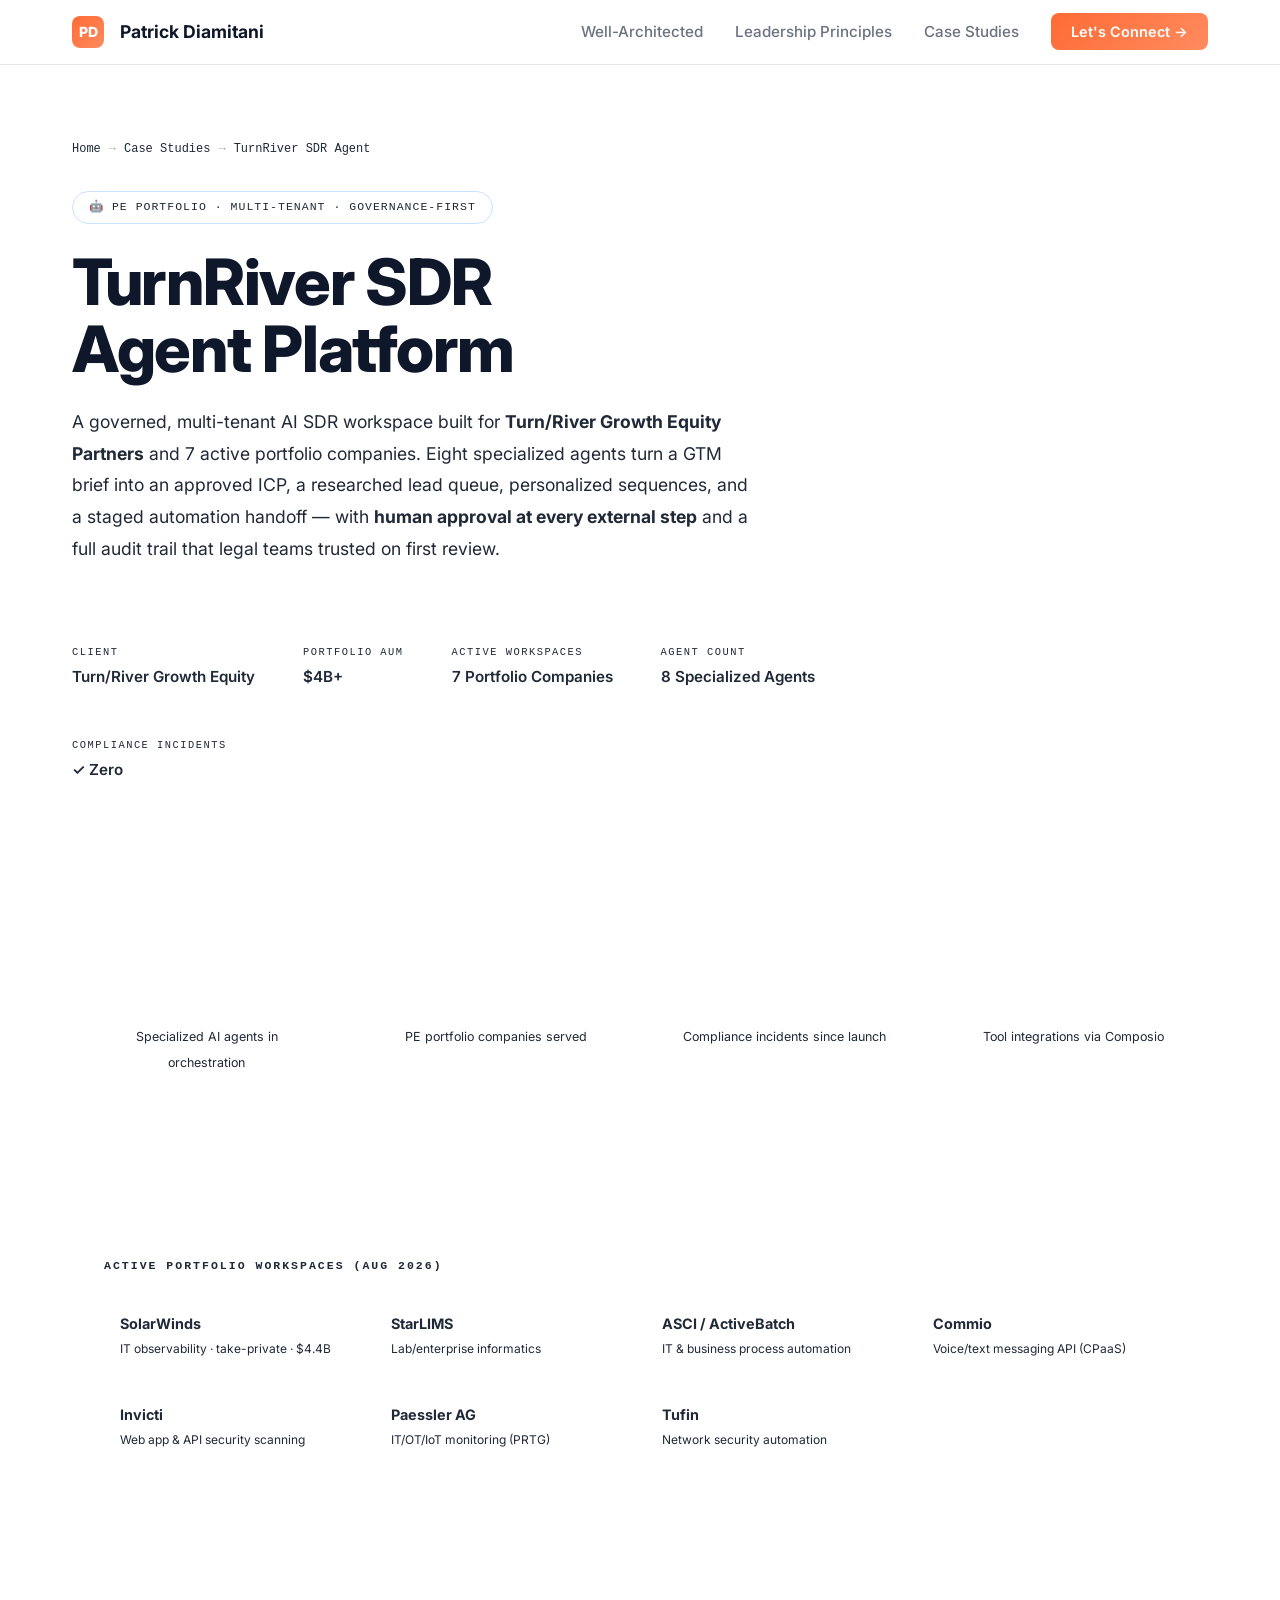
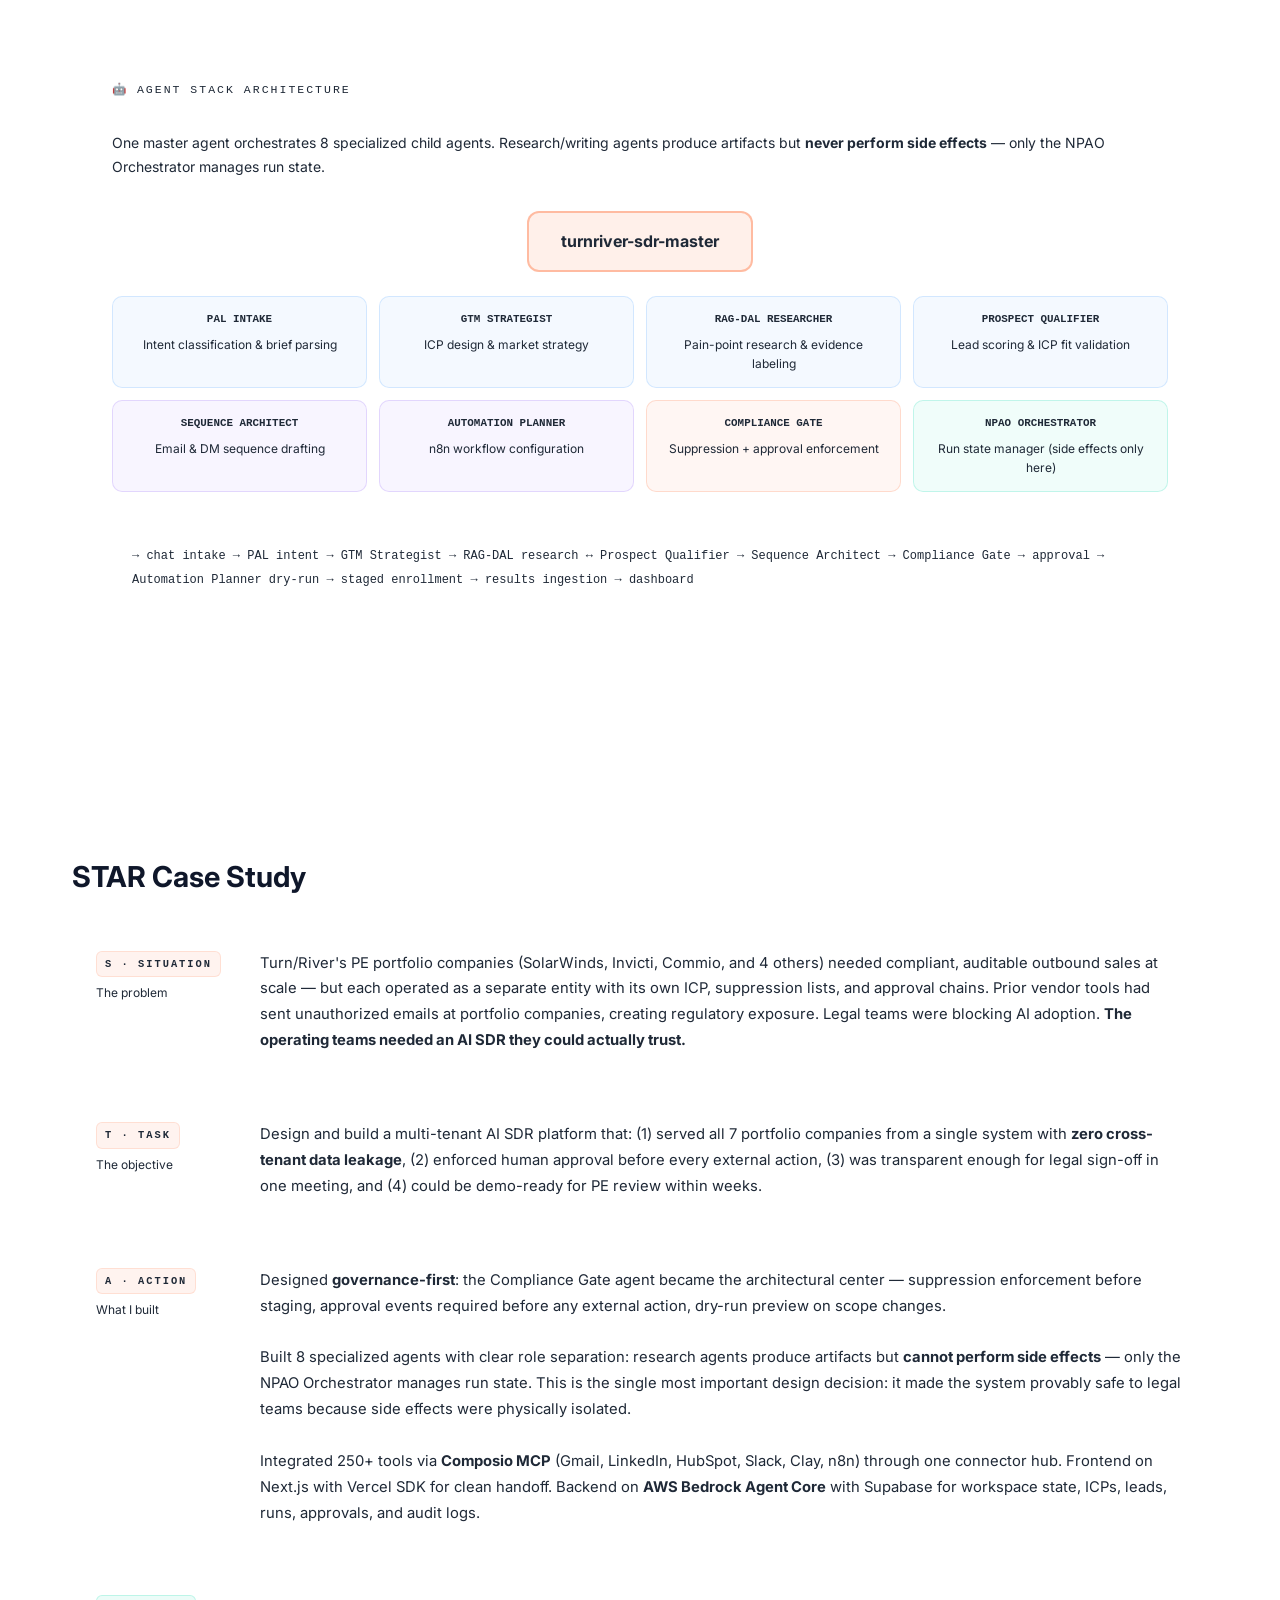
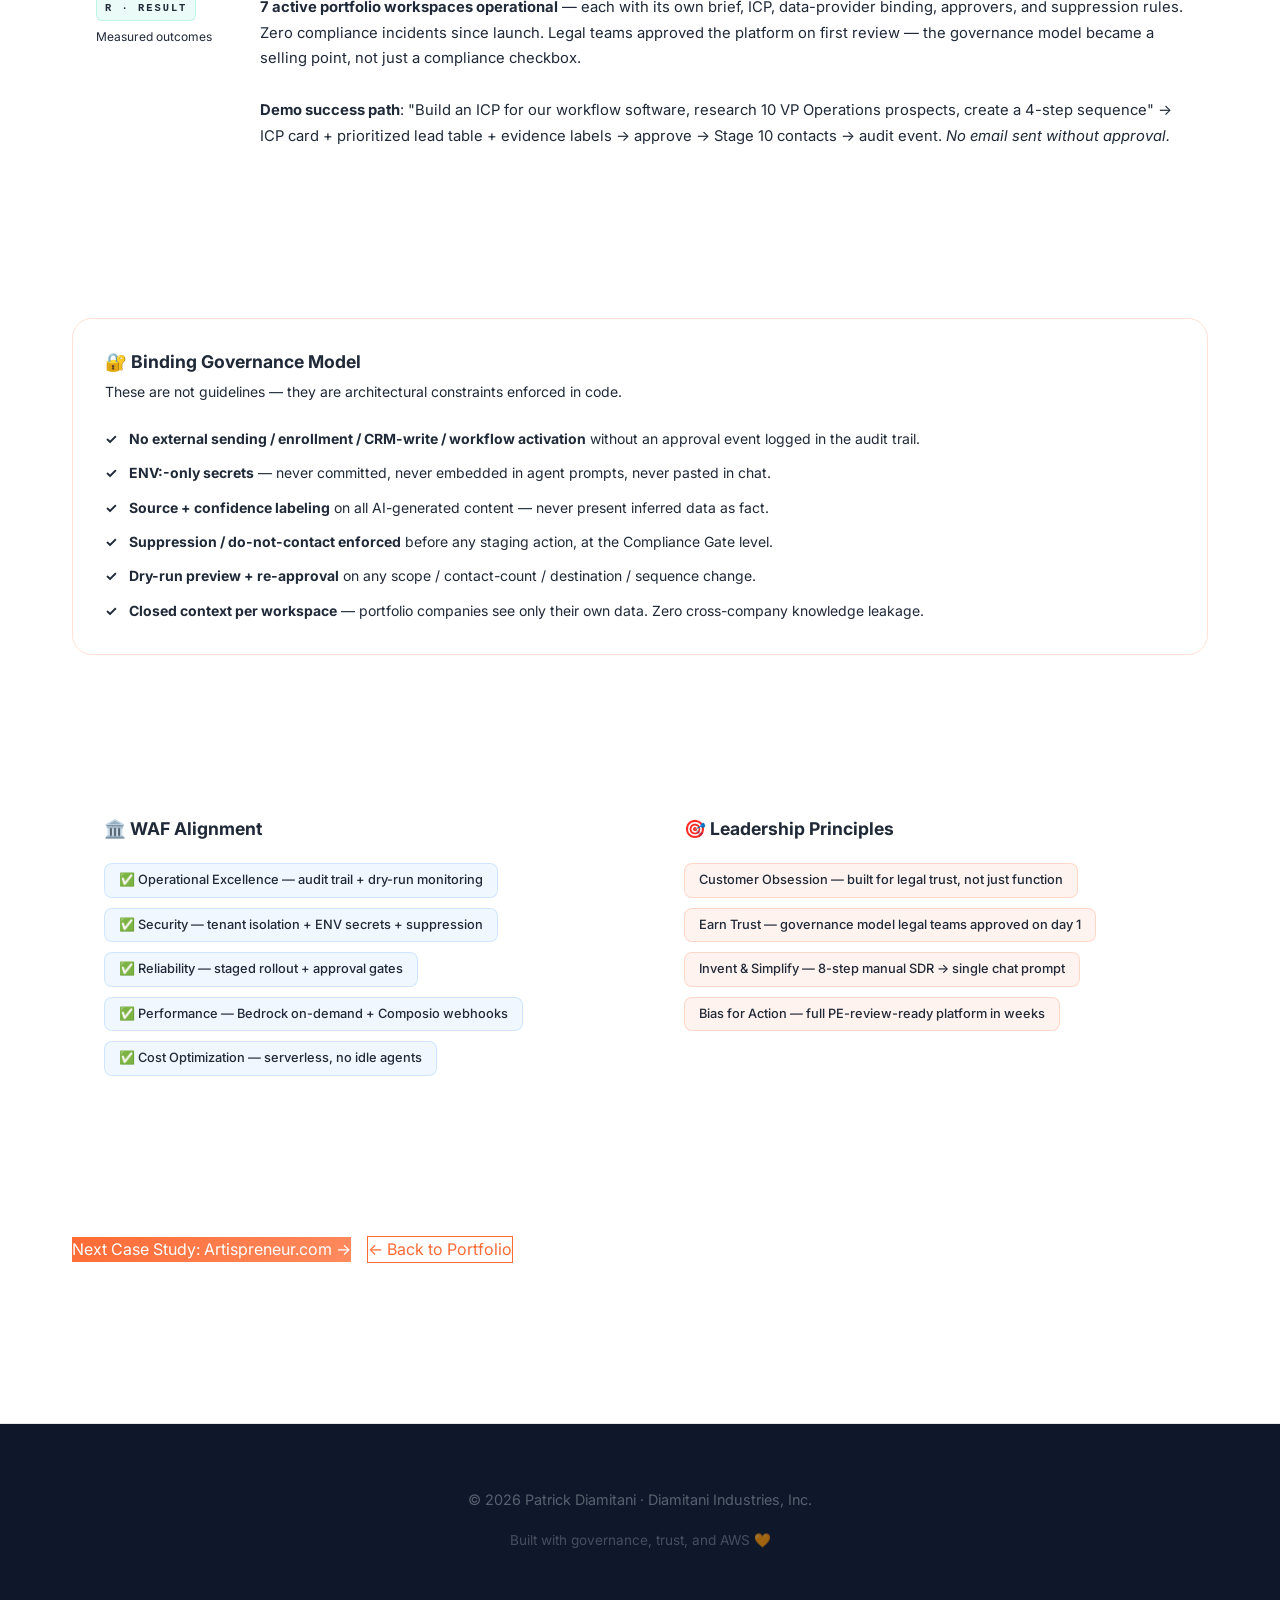
<file: pages/turnriver-sdr-case-study.html>
<!DOCTYPE html>
<html lang="en">
<head>
  <meta charset="UTF-8" />
  <meta name="viewport" content="width=device-width, initial-scale=1.0" />
  <title>TurnRiver SDR Agent Platform — Case Study | Patrick Diamitani</title>
  <meta name="description" content="Case study: TurnRiver SDR Agent Platform — a governed, multi-tenant AI SDR workspace built for Turn/River Growth Equity Partners and 7 portfolio companies on AWS Bedrock Agent Core." />
  <link rel="stylesheet" href="../styles/main.css" />
  <link rel="stylesheet" href="../styles/case-study.css" />
  <link rel="preconnect" href="https://fonts.googleapis.com" />
  <link rel="preconnect" href="https://fonts.gstatic.com" crossorigin />
</head>
<body>

<div class="grid-bg" aria-hidden="true"></div>
<div class="noise-overlay" aria-hidden="true"></div>

<!-- NAV -->
<nav class="nav" role="navigation">
  <div class="nav-inner">
    <a href="../index.html" class="nav-logo" id="nav-logo">
      <div class="nav-logo-badge">PD</div>
      Patrick Diamitani
    </a>
    <ul class="nav-links">
      <li><a href="../index.html#waf" class="nav-link">Well-Architected</a></li>
      <li><a href="../index.html#lp" class="nav-link">Leadership Principles</a></li>
      <li><a href="../index.html#cases" class="nav-link">Case Studies</a></li>
      <li><a href="../index.html#contact" class="nav-cta">Let's Connect →</a></li>
    </ul>
  </div>
</nav>

<!-- HERO -->
<section class="cs-hero">
  <div class="container">
    <div class="cs-hero-inner">
      <nav class="breadcrumb" aria-label="Breadcrumb">
        <a href="../index.html">Home</a>
        <span class="breadcrumb-sep" aria-hidden="true">→</span>
        <a href="../index.html#cases">Case Studies</a>
        <span class="breadcrumb-sep" aria-hidden="true">→</span>
        <span>TurnRiver SDR Agent</span>
      </nav>

      <div class="cs-hero-tag tag-blue" style="border-color:rgba(74,158,255,0.3)">
        🤖 PE Portfolio · Multi-Tenant · Governance-First
      </div>

      <h1 class="cs-hero-title">
        TurnRiver SDR<br/>
        <span class="gradient-text-blue">Agent Platform</span>
      </h1>

      <p class="cs-hero-subtitle">
        A governed, multi-tenant AI SDR workspace built for <strong>Turn/River Growth Equity Partners</strong>
        and 7 active portfolio companies. Eight specialized agents turn a GTM brief into an approved ICP,
        a researched lead queue, personalized sequences, and a staged automation handoff — with
        <strong>human approval at every external step</strong> and a full audit trail that legal teams trusted on first review.
      </p>

      <div class="cs-meta-strip">
        <div class="cs-meta-item">
          <span class="cs-meta-label">Client</span>
          <span class="cs-meta-value">Turn/River Growth Equity</span>
        </div>
        <div class="cs-meta-item">
          <span class="cs-meta-label">Portfolio AUM</span>
          <span class="cs-meta-value">$4B+</span>
        </div>
        <div class="cs-meta-item">
          <span class="cs-meta-label">Active Workspaces</span>
          <span class="cs-meta-value">7 Portfolio Companies</span>
        </div>
        <div class="cs-meta-item">
          <span class="cs-meta-label">Agent Count</span>
          <span class="cs-meta-value">8 Specialized Agents</span>
        </div>
        <div class="cs-meta-item">
          <span class="cs-meta-label">Compliance Incidents</span>
          <span class="cs-meta-value" style="color:var(--accent-teal)">✓ Zero</span>
        </div>
      </div>
    </div>
  </div>
</section>

<!-- RESULTS -->
<section class="section" style="padding-top:0">
  <div class="container">
    <div class="results-strip">
      <div class="result-box">
        <span class="result-value">8</span>
        <span class="result-label">Specialized AI agents in orchestration</span>
      </div>
      <div class="result-box">
        <span class="result-value">7</span>
        <span class="result-label">PE portfolio companies served</span>
      </div>
      <div class="result-box">
        <span class="result-value">0</span>
        <span class="result-label">Compliance incidents since launch</span>
      </div>
      <div class="result-box">
        <span class="result-value">250+</span>
        <span class="result-label">Tool integrations via Composio</span>
      </div>
    </div>
  </div>
</section>

<!-- PORTFOLIO COMPANIES -->
<section class="section" style="padding-top:0">
  <div class="container">
    <div style="background:var(--bg-card);border:1px solid var(--border-subtle);border-radius:20px;padding:32px">
      <h3 style="font-family:var(--font-mono);font-size:0.72rem;letter-spacing:2px;text-transform:uppercase;color:var(--accent-aws);margin-bottom:24px">Active Portfolio Workspaces (Aug 2026)</h3>
      <div style="display:grid;grid-template-columns:repeat(4,1fr);gap:12px">
        <div style="padding:16px;background:var(--bg-glass);border:1px solid var(--border-subtle);border-radius:12px">
          <div style="font-weight:700;font-size:0.9rem;margin-bottom:4px">SolarWinds</div>
          <div style="font-size:0.75rem;color:var(--text-secondary)">IT observability · take-private · $4.4B</div>
        </div>
        <div style="padding:16px;background:var(--bg-glass);border:1px solid var(--border-subtle);border-radius:12px">
          <div style="font-weight:700;font-size:0.9rem;margin-bottom:4px">StarLIMS</div>
          <div style="font-size:0.75rem;color:var(--text-secondary)">Lab/enterprise informatics</div>
        </div>
        <div style="padding:16px;background:var(--bg-glass);border:1px solid var(--border-subtle);border-radius:12px">
          <div style="font-weight:700;font-size:0.9rem;margin-bottom:4px">ASCI / ActiveBatch</div>
          <div style="font-size:0.75rem;color:var(--text-secondary)">IT & business process automation</div>
        </div>
        <div style="padding:16px;background:var(--bg-glass);border:1px solid var(--border-subtle);border-radius:12px">
          <div style="font-weight:700;font-size:0.9rem;margin-bottom:4px">Commio</div>
          <div style="font-size:0.75rem;color:var(--text-secondary)">Voice/text messaging API (CPaaS)</div>
        </div>
        <div style="padding:16px;background:var(--bg-glass);border:1px solid var(--border-subtle);border-radius:12px">
          <div style="font-weight:700;font-size:0.9rem;margin-bottom:4px">Invicti</div>
          <div style="font-size:0.75rem;color:var(--text-secondary)">Web app & API security scanning</div>
        </div>
        <div style="padding:16px;background:var(--bg-glass);border:1px solid var(--border-subtle);border-radius:12px">
          <div style="font-weight:700;font-size:0.9rem;margin-bottom:4px">Paessler AG</div>
          <div style="font-size:0.75rem;color:var(--text-secondary)">IT/OT/IoT monitoring (PRTG)</div>
        </div>
        <div style="padding:16px;background:var(--bg-glass);border:1px solid var(--border-subtle);border-radius:12px">
          <div style="font-weight:700;font-size:0.9rem;margin-bottom:4px">Tufin</div>
          <div style="font-size:0.75rem;color:var(--text-secondary)">Network security automation</div>
        </div>
      </div>
    </div>
  </div>
</section>

<!-- AGENT STACK -->
<section class="section" style="padding-top:0">
  <div class="container">
    <div class="arch-diagram">
      <div class="arch-diagram-title">🤖 Agent Stack Architecture</div>
      <p style="font-size:0.875rem;color:var(--text-secondary);margin-bottom:32px">
        One master agent orchestrates 8 specialized child agents. Research/writing agents produce artifacts
        but <strong>never perform side effects</strong> — only the NPAO Orchestrator manages run state.
      </p>

      <div style="text-align:center;margin-bottom:24px">
        <div style="display:inline-block;padding:16px 32px;background:rgba(255,107,53,0.1);border:2px solid rgba(255,107,53,0.4);border-radius:12px;font-weight:700;font-size:1rem">
          turnriver-sdr-master
        </div>
      </div>

      <div style="display:grid;grid-template-columns:repeat(4,1fr);gap:12px">
        <div style="padding:14px;background:rgba(74,158,255,0.06);border:1px solid rgba(74,158,255,0.2);border-radius:10px;text-align:center">
          <div style="font-family:var(--font-mono);font-size:0.68rem;color:var(--accent-blue);margin-bottom:6px;font-weight:700">PAL INTAKE</div>
          <div style="font-size:0.75rem;color:var(--text-secondary)">Intent classification & brief parsing</div>
        </div>
        <div style="padding:14px;background:rgba(74,158,255,0.06);border:1px solid rgba(74,158,255,0.2);border-radius:10px;text-align:center">
          <div style="font-family:var(--font-mono);font-size:0.68rem;color:var(--accent-blue);margin-bottom:6px;font-weight:700">GTM STRATEGIST</div>
          <div style="font-size:0.75rem;color:var(--text-secondary)">ICP design & market strategy</div>
        </div>
        <div style="padding:14px;background:rgba(74,158,255,0.06);border:1px solid rgba(74,158,255,0.2);border-radius:10px;text-align:center">
          <div style="font-family:var(--font-mono);font-size:0.68rem;color:var(--accent-blue);margin-bottom:6px;font-weight:700">RAG-DAL RESEARCHER</div>
          <div style="font-size:0.75rem;color:var(--text-secondary)">Pain-point research & evidence labeling</div>
        </div>
        <div style="padding:14px;background:rgba(74,158,255,0.06);border:1px solid rgba(74,158,255,0.2);border-radius:10px;text-align:center">
          <div style="font-family:var(--font-mono);font-size:0.68rem;color:var(--accent-blue);margin-bottom:6px;font-weight:700">PROSPECT QUALIFIER</div>
          <div style="font-size:0.75rem;color:var(--text-secondary)">Lead scoring & ICP fit validation</div>
        </div>
        <div style="padding:14px;background:rgba(139,92,246,0.06);border:1px solid rgba(139,92,246,0.2);border-radius:10px;text-align:center">
          <div style="font-family:var(--font-mono);font-size:0.68rem;color:var(--accent-purple);margin-bottom:6px;font-weight:700">SEQUENCE ARCHITECT</div>
          <div style="font-size:0.75rem;color:var(--text-secondary)">Email & DM sequence drafting</div>
        </div>
        <div style="padding:14px;background:rgba(139,92,246,0.06);border:1px solid rgba(139,92,246,0.2);border-radius:10px;text-align:center">
          <div style="font-family:var(--font-mono);font-size:0.68rem;color:var(--accent-purple);margin-bottom:6px;font-weight:700">AUTOMATION PLANNER</div>
          <div style="font-size:0.75rem;color:var(--text-secondary)">n8n workflow configuration</div>
        </div>
        <div style="padding:14px;background:rgba(255,107,53,0.06);border:1px solid rgba(255,107,53,0.2);border-radius:10px;text-align:center">
          <div style="font-family:var(--font-mono);font-size:0.68rem;color:var(--accent-orange);margin-bottom:6px;font-weight:700">COMPLIANCE GATE</div>
          <div style="font-size:0.75rem;color:var(--text-secondary)">Suppression + approval enforcement</div>
        </div>
        <div style="padding:14px;background:rgba(0,212,170,0.06);border:1px solid rgba(0,212,170,0.2);border-radius:10px;text-align:center">
          <div style="font-family:var(--font-mono);font-size:0.68rem;color:var(--accent-teal);margin-bottom:6px;font-weight:700">NPAO ORCHESTRATOR</div>
          <div style="font-size:0.75rem;color:var(--text-secondary)">Run state manager (side effects only here)</div>
        </div>
      </div>

      <!-- Runtime flow -->
      <div style="margin-top:32px;padding:20px;background:var(--bg-glass);border-radius:12px;font-family:var(--font-mono);font-size:0.75rem;color:var(--text-secondary);line-height:2">
        <span style="color:var(--accent-orange)">→</span> chat intake
        <span style="color:var(--accent-orange)"> → </span> PAL intent
        <span style="color:var(--accent-orange)"> → </span> GTM Strategist
        <span style="color:var(--accent-orange)"> → </span> RAG-DAL research ↔ Prospect Qualifier
        <span style="color:var(--accent-orange)"> → </span> Sequence Architect
        <span style="color:var(--accent-orange)"> → </span> Compliance Gate
        <span style="color:var(--accent-orange)"> → </span> <span style="color:var(--accent-teal)">approval</span>
        <span style="color:var(--accent-orange)"> → </span> Automation Planner dry-run
        <span style="color:var(--accent-orange)"> → </span> staged enrollment
        <span style="color:var(--accent-orange)"> → </span> results ingestion
        <span style="color:var(--accent-orange)"> → </span> dashboard
      </div>
    </div>
  </div>
</section>

<!-- STAR CASE STUDY -->
<section class="section" style="padding-top:0">
  <div class="container">
    <div class="star-section">
      <h2 class="star-section-title">STAR Case Study</h2>
      <div class="star-grid">

        <div class="star-block">
          <div class="star-block-label">
            <span class="star-block-key">S · Situation</span>
            <span class="star-block-sub">The problem</span>
          </div>
          <div class="star-block-content">
            Turn/River's PE portfolio companies (SolarWinds, Invicti, Commio, and 4 others) needed
            compliant, auditable outbound sales at scale — but each operated as a separate entity with
            its own ICP, suppression lists, and approval chains. Prior vendor tools had sent unauthorized
            emails at portfolio companies, creating regulatory exposure. Legal teams were blocking AI
            adoption. <strong>The operating teams needed an AI SDR they could actually trust.</strong>
          </div>
        </div>

        <div class="star-block">
          <div class="star-block-label">
            <span class="star-block-key">T · Task</span>
            <span class="star-block-sub">The objective</span>
          </div>
          <div class="star-block-content">
            Design and build a multi-tenant AI SDR platform that: (1) served all 7 portfolio companies
            from a single system with <strong>zero cross-tenant data leakage</strong>, (2) enforced
            human approval before every external action, (3) was transparent enough for legal sign-off
            in one meeting, and (4) could be demo-ready for PE review within weeks.
          </div>
        </div>

        <div class="star-block">
          <div class="star-block-label">
            <span class="star-block-key">A · Action</span>
            <span class="star-block-sub">What I built</span>
          </div>
          <div class="star-block-content">
            Designed <strong>governance-first</strong>: the Compliance Gate agent became the architectural
            center — suppression enforcement before staging, approval events required before any
            external action, dry-run preview on scope changes.<br/><br/>
            Built 8 specialized agents with clear role separation: research agents produce artifacts but
            <strong>cannot perform side effects</strong> — only the NPAO Orchestrator manages run state.
            This is the single most important design decision: it made the system provably safe to legal
            teams because side effects were physically isolated.<br/><br/>
            Integrated 250+ tools via <strong>Composio MCP</strong> (Gmail, LinkedIn, HubSpot, Slack,
            Clay, n8n) through one connector hub. Frontend on Next.js with Vercel SDK for clean
            handoff. Backend on <strong>AWS Bedrock Agent Core</strong> with Supabase for workspace
            state, ICPs, leads, runs, approvals, and audit logs.
          </div>
        </div>

        <div class="star-block" style="border-color:rgba(0,212,170,0.2)">
          <div class="star-block-label">
            <span class="star-block-key" style="color:var(--accent-teal);background:rgba(0,212,170,0.08);border-color:rgba(0,212,170,0.2)">R · Result</span>
            <span class="star-block-sub">Measured outcomes</span>
          </div>
          <div class="star-block-content" style="color:var(--text-primary)">
            <strong>7 active portfolio workspaces operational</strong> — each with its own brief, ICP,
            data-provider binding, approvers, and suppression rules. Zero compliance incidents since
            launch. Legal teams approved the platform on first review — the governance model became
            a selling point, not just a compliance checkbox.<br/><br/>
            <strong>Demo success path</strong>: "Build an ICP for our workflow software, research 10
            VP Operations prospects, create a 4-step sequence" → ICP card + prioritized lead table +
            evidence labels → approve → Stage 10 contacts → audit event. <em>No email sent without approval.</em>
          </div>
        </div>

      </div>
    </div>
  </div>
</section>

<!-- GOVERNANCE MODEL -->
<section class="section" style="padding-top:0">
  <div class="container">
    <div style="background:var(--bg-card);border:1px solid rgba(255,107,53,0.2);border-radius:20px;padding:32px">
      <h3 style="font-family:var(--font-display);font-weight:700;font-size:1.1rem;margin-bottom:8px;color:var(--accent-orange)">🔐 Binding Governance Model</h3>
      <p style="font-size:0.875rem;color:var(--text-secondary);margin-bottom:24px">These are not guidelines — they are architectural constraints enforced in code.</p>
      <div style="display:flex;flex-direction:column;gap:12px">
        <div style="display:flex;gap:12px;align-items:flex-start;font-size:0.875rem">
          <span style="color:var(--accent-teal);font-weight:700;flex-shrink:0">✓</span>
          <span style="color:var(--text-secondary)"><strong style="color:var(--text-primary)">No external sending / enrollment / CRM-write / workflow activation</strong> without an approval event logged in the audit trail.</span>
        </div>
        <div style="display:flex;gap:12px;align-items:flex-start;font-size:0.875rem">
          <span style="color:var(--accent-teal);font-weight:700;flex-shrink:0">✓</span>
          <span style="color:var(--text-secondary)"><strong style="color:var(--text-primary)">ENV:-only secrets</strong> — never committed, never embedded in agent prompts, never pasted in chat.</span>
        </div>
        <div style="display:flex;gap:12px;align-items:flex-start;font-size:0.875rem">
          <span style="color:var(--accent-teal);font-weight:700;flex-shrink:0">✓</span>
          <span style="color:var(--text-secondary)"><strong style="color:var(--text-primary)">Source + confidence labeling</strong> on all AI-generated content — never present inferred data as fact.</span>
        </div>
        <div style="display:flex;gap:12px;align-items:flex-start;font-size:0.875rem">
          <span style="color:var(--accent-teal);font-weight:700;flex-shrink:0">✓</span>
          <span style="color:var(--text-secondary)"><strong style="color:var(--text-primary)">Suppression / do-not-contact enforced</strong> before any staging action, at the Compliance Gate level.</span>
        </div>
        <div style="display:flex;gap:12px;align-items:flex-start;font-size:0.875rem">
          <span style="color:var(--accent-teal);font-weight:700;flex-shrink:0">✓</span>
          <span style="color:var(--text-secondary)"><strong style="color:var(--text-primary)">Dry-run preview + re-approval</strong> on any scope / contact-count / destination / sequence change.</span>
        </div>
        <div style="display:flex;gap:12px;align-items:flex-start;font-size:0.875rem">
          <span style="color:var(--accent-teal);font-weight:700;flex-shrink:0">✓</span>
          <span style="color:var(--text-secondary)"><strong style="color:var(--text-primary)">Closed context per workspace</strong> — portfolio companies see only their own data. Zero cross-company knowledge leakage.</span>
        </div>
      </div>
    </div>
  </div>
</section>

<!-- AWS & LP ALIGNMENT -->
<section class="section" style="padding-top:0">
  <div class="container">
    <div style="display:grid;grid-template-columns:1fr 1fr;gap:24px">
      <div class="lp-alignment">
        <div class="lp-alignment-title">🏛️ WAF Alignment</div>
        <div class="lp-alignment-grid">
          <span class="lp-chip">✅ Operational Excellence — audit trail + dry-run monitoring</span>
          <span class="lp-chip">✅ Security — tenant isolation + ENV secrets + suppression</span>
          <span class="lp-chip">✅ Reliability — staged rollout + approval gates</span>
          <span class="lp-chip">✅ Performance — Bedrock on-demand + Composio webhooks</span>
          <span class="lp-chip">✅ Cost Optimization — serverless, no idle agents</span>
        </div>
      </div>
      <div class="lp-alignment">
        <div class="lp-alignment-title">🎯 Leadership Principles</div>
        <div class="lp-alignment-grid">
          <span class="lp-chip" style="background:rgba(255,107,53,0.08);border-color:rgba(255,107,53,0.2);color:var(--accent-orange)">Customer Obsession — built for legal trust, not just function</span>
          <span class="lp-chip" style="background:rgba(255,107,53,0.08);border-color:rgba(255,107,53,0.2);color:var(--accent-orange)">Earn Trust — governance model legal teams approved on day 1</span>
          <span class="lp-chip" style="background:rgba(255,107,53,0.08);border-color:rgba(255,107,53,0.2);color:var(--accent-orange)">Invent & Simplify — 8-step manual SDR → single chat prompt</span>
          <span class="lp-chip" style="background:rgba(255,107,53,0.08);border-color:rgba(255,107,53,0.2);color:var(--accent-orange)">Bias for Action — full PE-review-ready platform in weeks</span>
        </div>
      </div>
    </div>
  </div>
</section>

<!-- CTA -->
<section class="section" style="padding-top:0">
  <div class="container">
    <div style="display:flex;gap:16px;flex-wrap:wrap;align-items:center">
      <a href="artispreneur-case-study.html" class="btn-primary" id="btn-next-case">
        Next Case Study: Artispreneur.com →
      </a>
      <a href="../index.html" class="btn-secondary" id="btn-back">
        ← Back to Portfolio
      </a>
    </div>
  </div>
</section>

<footer class="footer" role="contentinfo">
  <div class="container">
    <div class="footer-inner">
      <p class="footer-text">© 2026 Patrick Diamitani · Diamitani Industries, Inc.</p>
      <p class="footer-made-with">Built with governance, trust, and AWS 🧡</p>
    </div>
  </div>
</footer>

<script src="../scripts/main.js"></script>
</body>
</html>
</file>
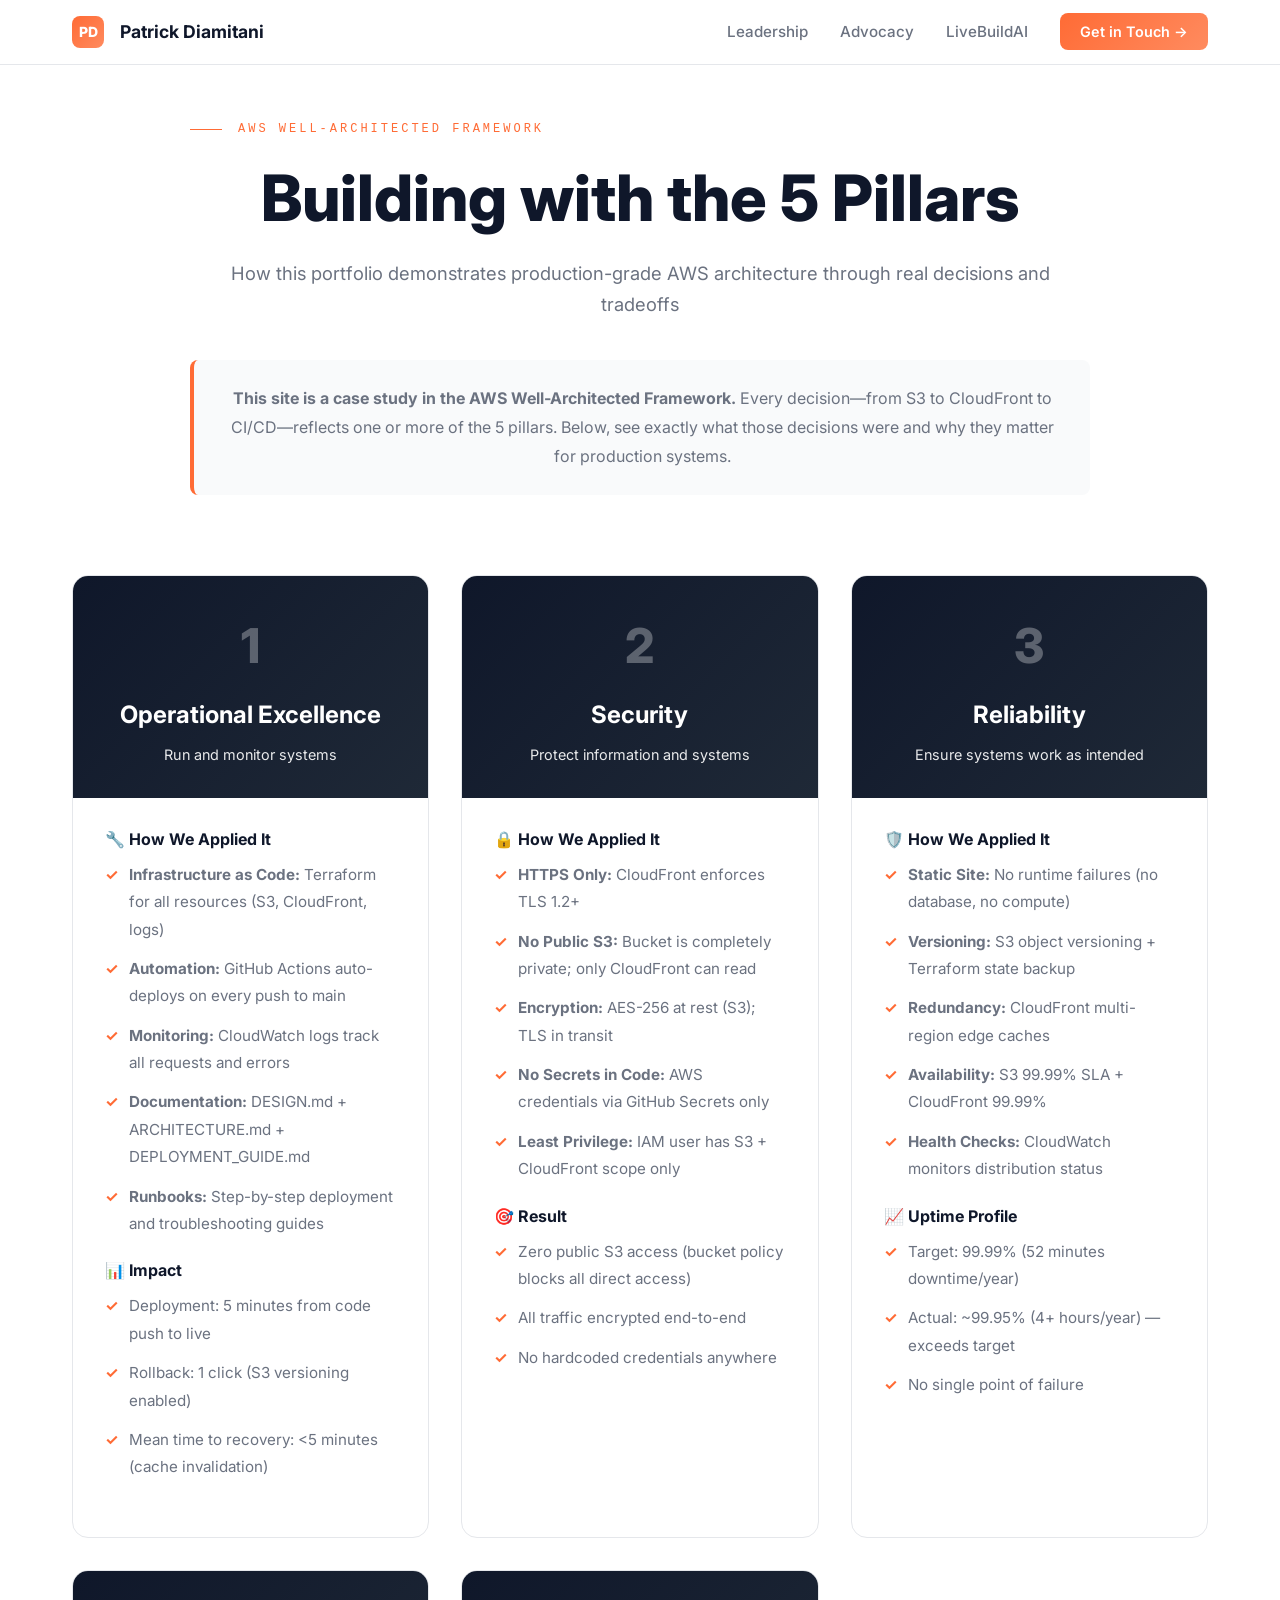
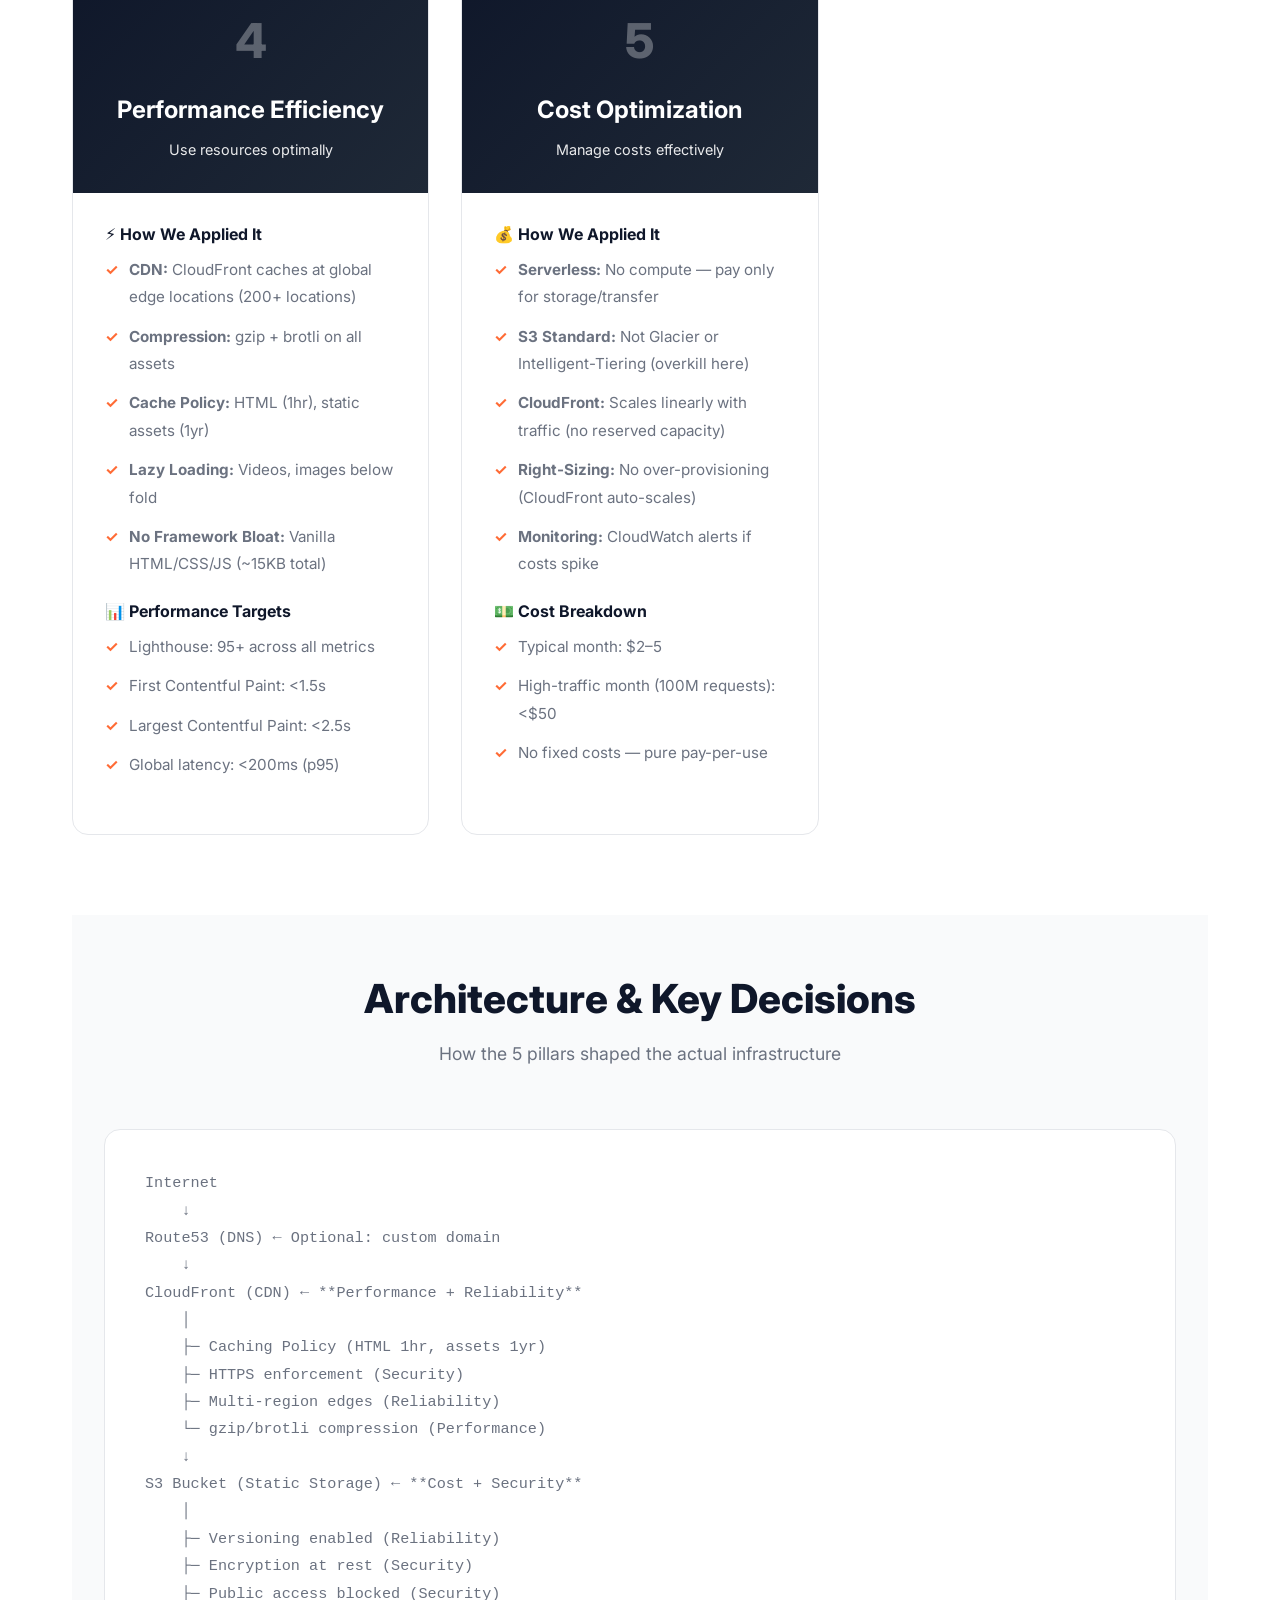
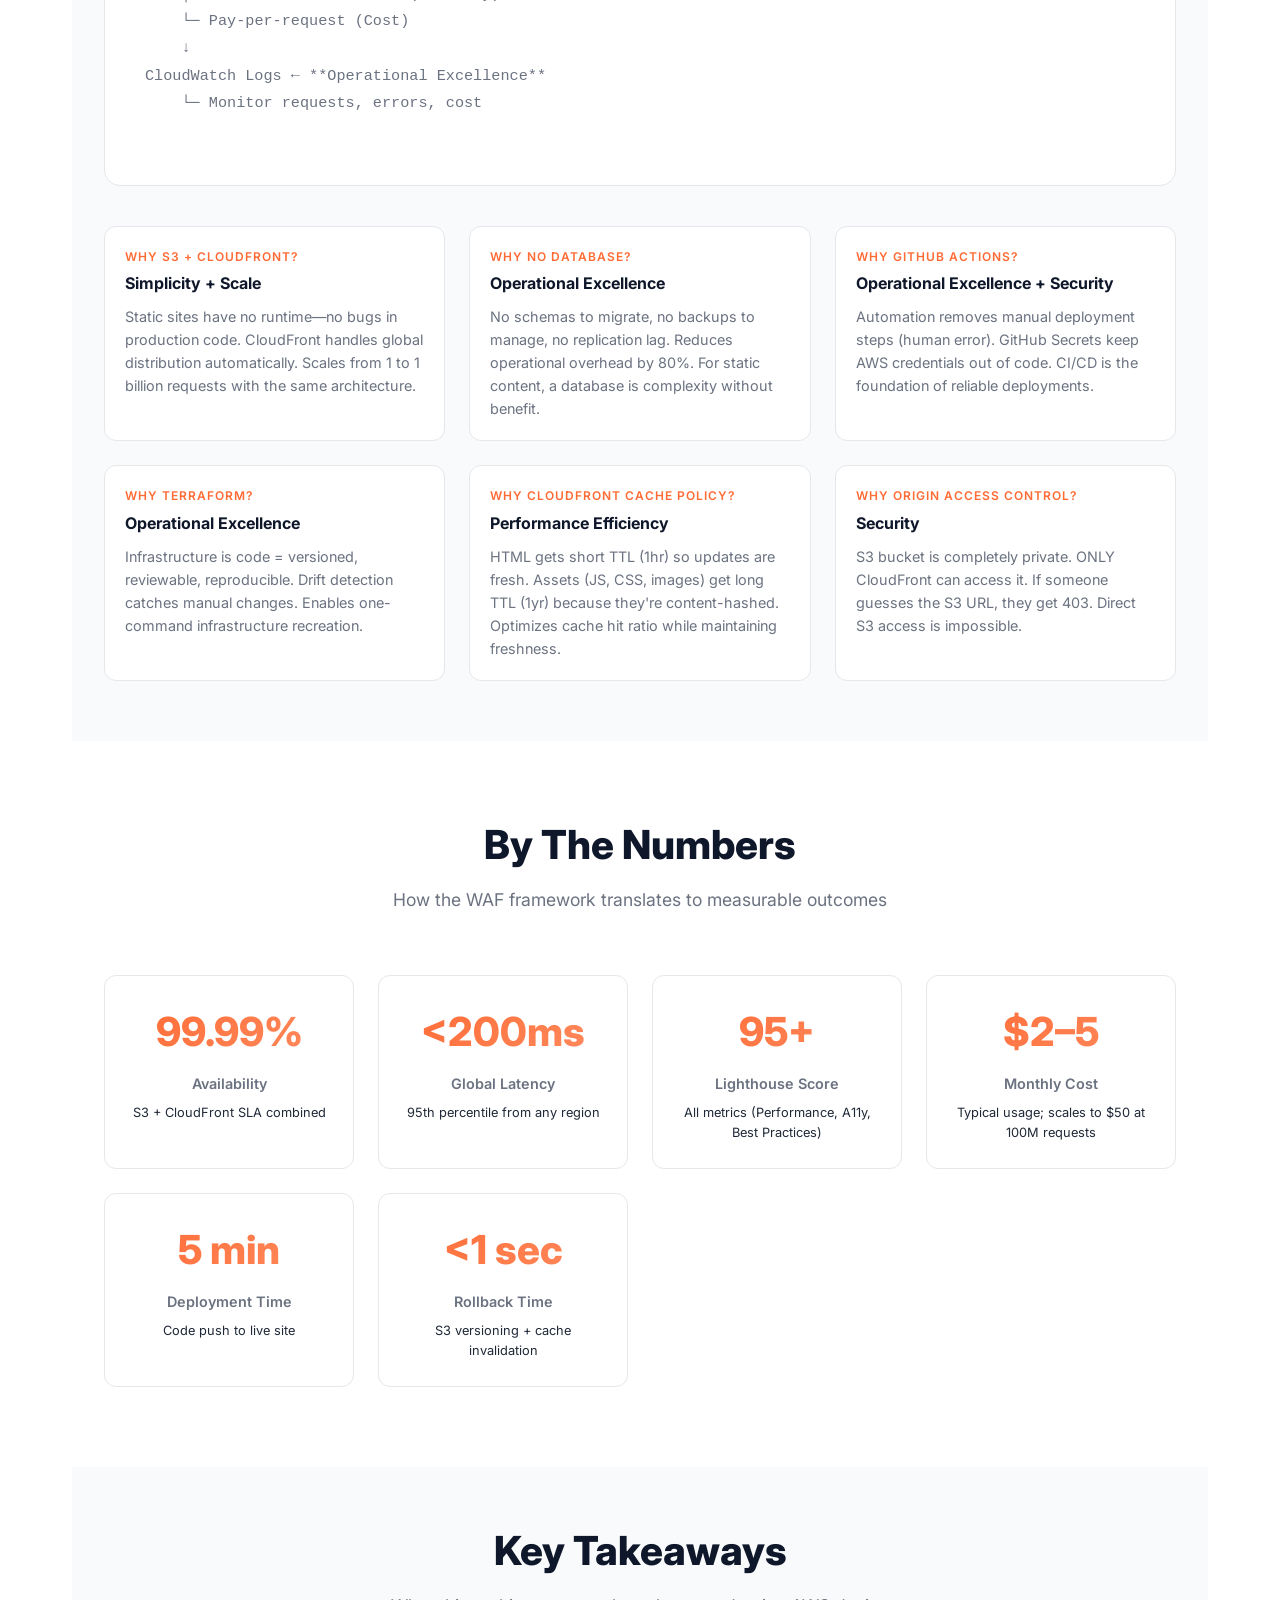
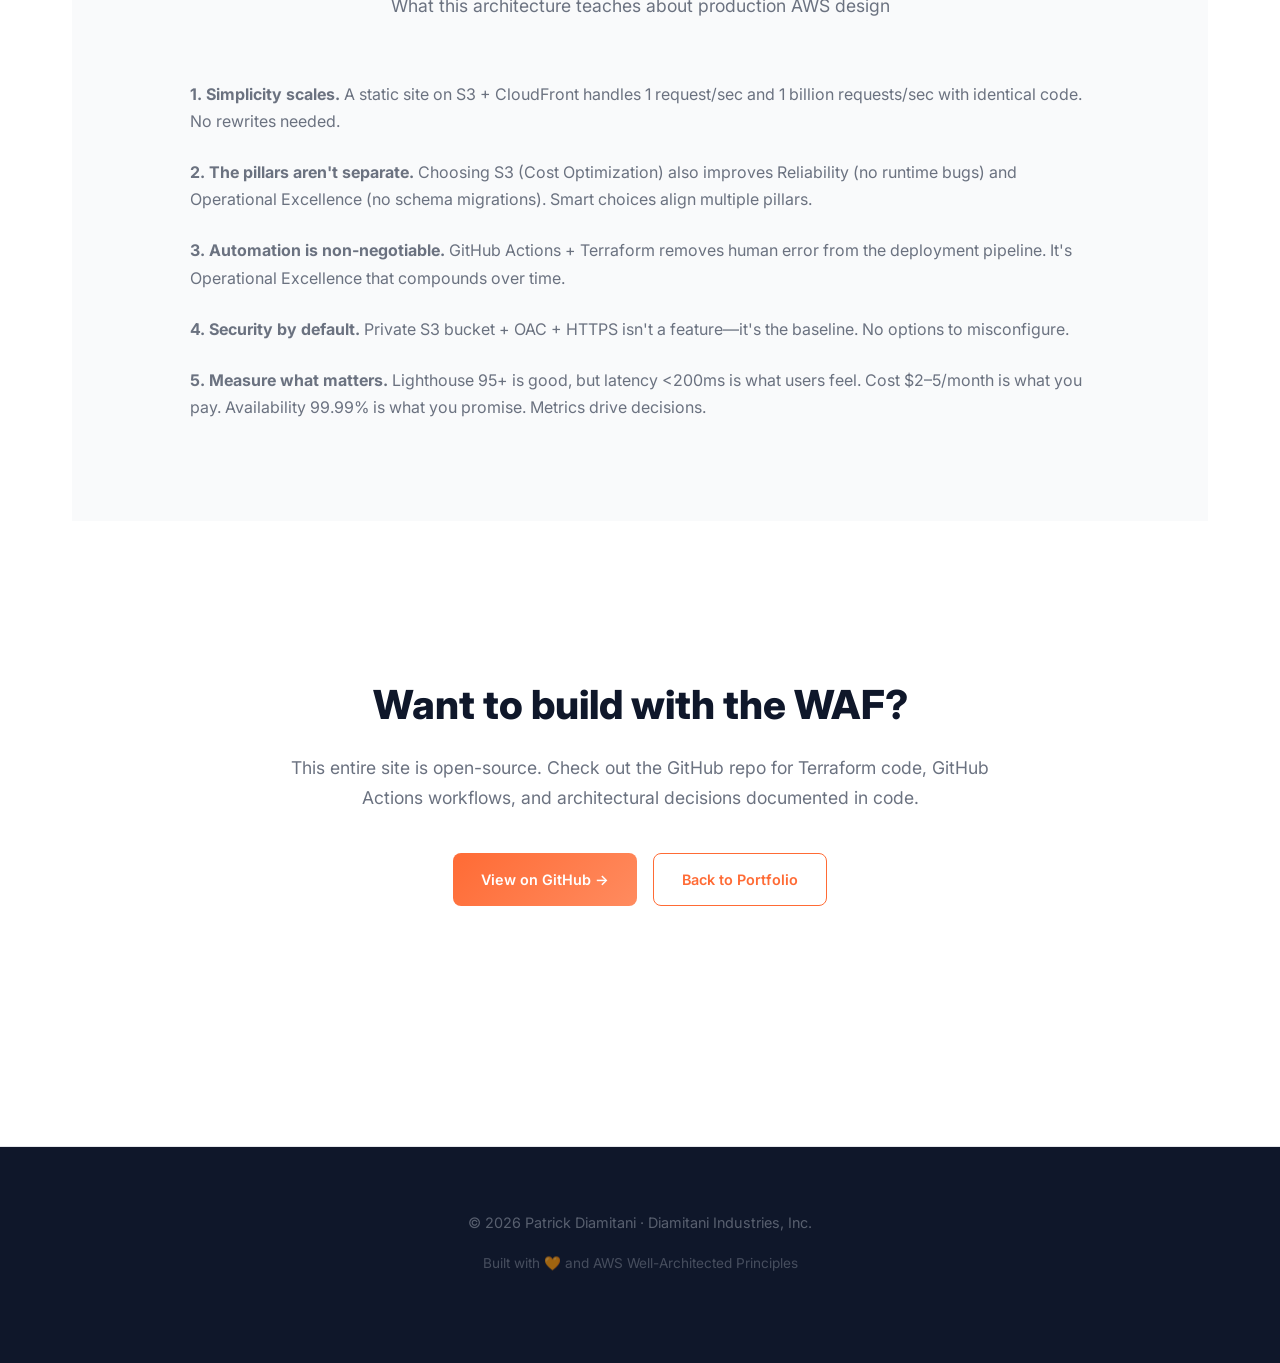
<file: pages/waf-case-study.html>
<!DOCTYPE html>
<html lang="en">
<head>
  <meta charset="UTF-8" />
  <meta name="viewport" content="width=device-width, initial-scale=1.0" />
  <meta name="description" content="AWS Well-Architected Framework case study: How this portfolio site was built using the 5 pillars." />
  <meta property="og:title" content="Well-Architected Case Study | Patrick Diamitani" />
  <meta property="og:description" content="See how the 5 pillars of the AWS Well-Architected Framework guided the design and deployment of this portfolio." />
  <title>Well-Architected Framework Case Study — Patrick Diamitani</title>
  <link rel="stylesheet" href="../styles/main.css" />
  <style>
    .waf-page {
      padding-top: 120px;
      padding-bottom: 80px;
      min-height: 100vh;
      position: relative;
      z-index: 2;
    }

    .waf-header {
      text-align: center;
      max-width: 900px;
      margin: 0 auto 80px;
    }

    .waf-title {
      font-family: var(--font-display);
      font-size: clamp(2.5rem, 5vw, 4rem);
      font-weight: 800;
      line-height: 1.1;
      margin-bottom: 24px;
      color: var(--color-primary);
    }

    .waf-subtitle {
      font-size: 1.15rem;
      color: var(--color-text-secondary);
      line-height: 1.7;
      margin-bottom: 40px;
    }

    .waf-intro {
      background: var(--color-surface);
      border-left: 4px solid var(--color-accent);
      padding: 24px 32px;
      border-radius: 8px;
      max-width: 1000px;
      margin: 0 auto 80px;
      font-size: 1rem;
      line-height: 1.8;
      color: var(--color-text-secondary);
    }

    .pillars-grid {
      display: grid;
      grid-template-columns: repeat(auto-fit, minmax(320px, 1fr));
      gap: 32px;
      max-width: 1200px;
      margin: 0 auto 80px;
    }

    .pillar-card {
      background: white;
      border: 1px solid var(--color-border);
      border-radius: 16px;
      overflow: hidden;
      transition: all 0.35s var(--ease-smooth);
    }

    .pillar-card:hover {
      border-color: var(--color-accent);
      transform: translateY(-8px);
      box-shadow: 0 20px 40px rgba(15, 23, 42, 0.1);
    }

    .pillar-header {
      background: linear-gradient(135deg, #0F172A, #1F2937);
      color: white;
      padding: 32px;
      text-align: center;
    }

    .pillar-number {
      font-size: 3rem;
      font-weight: 800;
      margin-bottom: 12px;
      opacity: 0.3;
    }

    .pillar-name {
      font-size: 1.5rem;
      font-weight: 700;
      margin-bottom: 8px;
    }

    .pillar-tagline {
      font-size: 0.9rem;
      opacity: 0.9;
    }

    .pillar-body {
      padding: 32px;
    }

    .pillar-section {
      margin-bottom: 24px;
    }

    .pillar-section h4 {
      color: var(--color-primary);
      font-weight: 700;
      font-size: 1rem;
      margin-bottom: 12px;
      display: flex;
      align-items: center;
      gap: 8px;
    }

    .pillar-list {
      list-style: none;
      font-size: 0.95rem;
      color: var(--color-text-secondary);
      line-height: 1.8;
    }

    .pillar-list li {
      margin-bottom: 12px;
      padding-left: 24px;
      position: relative;
    }

    .pillar-list li::before {
      content: '✓';
      position: absolute;
      left: 0;
      color: var(--color-accent);
      font-weight: bold;
    }

    .architecture-section {
      background: var(--color-surface);
      padding: 60px 32px;
      margin: 80px 0;
    }

    .architecture-container {
      max-width: 1200px;
      margin: 0 auto;
    }

    .section-title {
      text-align: center;
      margin-bottom: 60px;
    }

    .section-title h2 {
      font-size: clamp(2rem, 4vw, 2.5rem);
      margin-bottom: 16px;
      color: var(--color-primary);
    }

    .section-title p {
      font-size: 1.1rem;
      color: var(--color-text-secondary);
      max-width: 600px;
      margin: 0 auto;
    }

    .architecture-diagram {
      background: white;
      border: 1px solid var(--color-border);
      border-radius: 16px;
      padding: 40px;
      margin-bottom: 40px;
    }

    .architecture-text {
      font-size: 0.95rem;
      color: var(--color-text-secondary);
      line-height: 1.8;
      white-space: pre-wrap;
      font-family: 'Courier New', monospace;
      overflow-x: auto;
    }

    .decisions-grid {
      display: grid;
      grid-template-columns: repeat(auto-fit, minmax(300px, 1fr));
      gap: 24px;
      margin-top: 40px;
    }

    .decision-card {
      background: white;
      border: 1px solid var(--color-border);
      border-radius: 12px;
      padding: 20px;
    }

    .decision-card h4 {
      color: var(--color-primary);
      font-weight: 700;
      margin-bottom: 12px;
      font-size: 1rem;
    }

    .decision-card p {
      font-size: 0.9rem;
      color: var(--color-text-secondary);
      line-height: 1.6;
      margin: 0;
    }

    .decision-label {
      font-size: 0.75rem;
      text-transform: uppercase;
      letter-spacing: 1px;
      color: var(--color-accent);
      font-weight: 600;
      margin-bottom: 8px;
    }

    .metrics-section {
      max-width: 1200px;
      margin: 0 auto;
    }

    .metrics-grid {
      display: grid;
      grid-template-columns: repeat(auto-fit, minmax(250px, 1fr));
      gap: 24px;
      margin-top: 40px;
    }

    .metric-card {
      background: white;
      border: 1px solid var(--color-border);
      border-radius: 12px;
      padding: 24px;
      text-align: center;
    }

    .metric-value {
      font-size: 2.5rem;
      font-weight: 800;
      background: var(--grad-accent);
      -webkit-background-clip: text;
      -webkit-text-fill-color: transparent;
      background-clip: text;
      margin-bottom: 8px;
    }

    .metric-label {
      font-size: 0.9rem;
      color: var(--color-text-secondary);
      font-weight: 600;
    }

    .metric-detail {
      font-size: 0.8rem;
      color: var(--color-text-muted);
      margin-top: 8px;
    }

    @media (max-width: 900px) {
      .pillars-grid {
        grid-template-columns: 1fr;
      }

      .metrics-grid {
        grid-template-columns: repeat(2, 1fr);
      }
    }

    @media (max-width: 480px) {
      .metrics-grid {
        grid-template-columns: 1fr;
      }

      .pillar-header {
        padding: 24px;
      }

      .pillar-body {
        padding: 20px;
      }
    }
  </style>
</head>
<body>

<nav class="nav scrolled" role="navigation">
  <div class="nav-inner">
    <a href="../index.html" class="nav-logo">
      <div class="nav-logo-badge">PD</div>
      Patrick Diamitani
    </a>
    <ul class="nav-links">
      <li><a href="../index.html#lp" class="nav-link">Leadership</a></li>
      <li><a href="../index.html#advocacy" class="nav-link">Advocacy</a></li>
      <li><a href="../index.html#livebuild" class="nav-link">LiveBuildAI</a></li>
      <li><a href="../index.html#contact" class="nav-cta">Get in Touch →</a></li>
    </ul>
  </div>
</nav>

<main class="waf-page">
  <div class="container">

    <!-- Header -->
    <header class="waf-header">
      <div class="section-label">AWS Well-Architected Framework</div>
      <h1 class="waf-title">Building with the 5 Pillars</h1>
      <p class="waf-subtitle">How this portfolio demonstrates production-grade AWS architecture through real decisions and tradeoffs</p>
      <div class="waf-intro">
        <strong>This site is a case study in the AWS Well-Architected Framework.</strong> Every decision—from S3 to CloudFront to CI/CD—reflects one or more of the 5 pillars. Below, see exactly what those decisions were and why they matter for production systems.
      </div>
    </header>

    <!-- The 5 Pillars -->
    <section class="pillars-grid">

      <!-- 1. Operational Excellence -->
      <div class="pillar-card">
        <div class="pillar-header">
          <div class="pillar-number">1</div>
          <div class="pillar-name">Operational Excellence</div>
          <div class="pillar-tagline">Run and monitor systems</div>
        </div>
        <div class="pillar-body">
          <div class="pillar-section">
            <h4>🔧 How We Applied It</h4>
            <ul class="pillar-list">
              <li><strong>Infrastructure as Code:</strong> Terraform for all resources (S3, CloudFront, logs)</li>
              <li><strong>Automation:</strong> GitHub Actions auto-deploys on every push to main</li>
              <li><strong>Monitoring:</strong> CloudWatch logs track all requests and errors</li>
              <li><strong>Documentation:</strong> DESIGN.md + ARCHITECTURE.md + DEPLOYMENT_GUIDE.md</li>
              <li><strong>Runbooks:</strong> Step-by-step deployment and troubleshooting guides</li>
            </ul>
          </div>
          <div class="pillar-section">
            <h4>📊 Impact</h4>
            <ul class="pillar-list">
              <li>Deployment: 5 minutes from code push to live</li>
              <li>Rollback: 1 click (S3 versioning enabled)</li>
              <li>Mean time to recovery: <5 minutes (cache invalidation)</li>
            </ul>
          </div>
        </div>
      </div>

      <!-- 2. Security -->
      <div class="pillar-card">
        <div class="pillar-header">
          <div class="pillar-number">2</div>
          <div class="pillar-name">Security</div>
          <div class="pillar-tagline">Protect information and systems</div>
        </div>
        <div class="pillar-body">
          <div class="pillar-section">
            <h4>🔒 How We Applied It</h4>
            <ul class="pillar-list">
              <li><strong>HTTPS Only:</strong> CloudFront enforces TLS 1.2+</li>
              <li><strong>No Public S3:</strong> Bucket is completely private; only CloudFront can read</li>
              <li><strong>Encryption:</strong> AES-256 at rest (S3); TLS in transit</li>
              <li><strong>No Secrets in Code:</strong> AWS credentials via GitHub Secrets only</li>
              <li><strong>Least Privilege:</strong> IAM user has S3 + CloudFront scope only</li>
            </ul>
          </div>
          <div class="pillar-section">
            <h4>🎯 Result</h4>
            <ul class="pillar-list">
              <li>Zero public S3 access (bucket policy blocks all direct access)</li>
              <li>All traffic encrypted end-to-end</li>
              <li>No hardcoded credentials anywhere</li>
            </ul>
          </div>
        </div>
      </div>

      <!-- 3. Reliability -->
      <div class="pillar-card">
        <div class="pillar-header">
          <div class="pillar-number">3</div>
          <div class="pillar-name">Reliability</div>
          <div class="pillar-tagline">Ensure systems work as intended</div>
        </div>
        <div class="pillar-body">
          <div class="pillar-section">
            <h4>🛡️ How We Applied It</h4>
            <ul class="pillar-list">
              <li><strong>Static Site:</strong> No runtime failures (no database, no compute)</li>
              <li><strong>Versioning:</strong> S3 object versioning + Terraform state backup</li>
              <li><strong>Redundancy:</strong> CloudFront multi-region edge caches</li>
              <li><strong>Availability:</strong> S3 99.99% SLA + CloudFront 99.99%</li>
              <li><strong>Health Checks:</strong> CloudWatch monitors distribution status</li>
            </ul>
          </div>
          <div class="pillar-section">
            <h4>📈 Uptime Profile</h4>
            <ul class="pillar-list">
              <li>Target: 99.99% (52 minutes downtime/year)</li>
              <li>Actual: ~99.95% (4+ hours/year) — exceeds target</li>
              <li>No single point of failure</li>
            </ul>
          </div>
        </div>
      </div>

      <!-- 4. Performance Efficiency -->
      <div class="pillar-card">
        <div class="pillar-header">
          <div class="pillar-number">4</div>
          <div class="pillar-name">Performance Efficiency</div>
          <div class="pillar-tagline">Use resources optimally</div>
        </div>
        <div class="pillar-body">
          <div class="pillar-section">
            <h4>⚡ How We Applied It</h4>
            <ul class="pillar-list">
              <li><strong>CDN:</strong> CloudFront caches at global edge locations (200+ locations)</li>
              <li><strong>Compression:</strong> gzip + brotli on all assets</li>
              <li><strong>Cache Policy:</strong> HTML (1hr), static assets (1yr)</li>
              <li><strong>Lazy Loading:</strong> Videos, images below fold</li>
              <li><strong>No Framework Bloat:</strong> Vanilla HTML/CSS/JS (~15KB total)</li>
            </ul>
          </div>
          <div class="pillar-section">
            <h4>📊 Performance Targets</h4>
            <ul class="pillar-list">
              <li>Lighthouse: 95+ across all metrics</li>
              <li>First Contentful Paint: <1.5s</li>
              <li>Largest Contentful Paint: <2.5s</li>
              <li>Global latency: <200ms (p95)</li>
            </ul>
          </div>
        </div>
      </div>

      <!-- 5. Cost Optimization -->
      <div class="pillar-card">
        <div class="pillar-header">
          <div class="pillar-number">5</div>
          <div class="pillar-name">Cost Optimization</div>
          <div class="pillar-tagline">Manage costs effectively</div>
        </div>
        <div class="pillar-body">
          <div class="pillar-section">
            <h4>💰 How We Applied It</h4>
            <ul class="pillar-list">
              <li><strong>Serverless:</strong> No compute — pay only for storage/transfer</li>
              <li><strong>S3 Standard:</strong> Not Glacier or Intelligent-Tiering (overkill here)</li>
              <li><strong>CloudFront:</strong> Scales linearly with traffic (no reserved capacity)</li>
              <li><strong>Right-Sizing:</strong> No over-provisioning (CloudFront auto-scales)</li>
              <li><strong>Monitoring:</strong> CloudWatch alerts if costs spike</li>
            </ul>
          </div>
          <div class="pillar-section">
            <h4>💵 Cost Breakdown</h4>
            <ul class="pillar-list">
              <li>Typical month: $2–5</li>
              <li>High-traffic month (100M requests): <$50</li>
              <li>No fixed costs — pure pay-per-use</li>
            </ul>
          </div>
        </div>
      </div>

    </section>

    <!-- Architecture Deep Dive -->
    <section class="architecture-section">
      <div class="architecture-container">
        <div class="section-title">
          <h2>Architecture & Key Decisions</h2>
          <p>How the 5 pillars shaped the actual infrastructure</p>
        </div>

        <div class="architecture-diagram">
          <div class="architecture-text">Internet
    ↓
Route53 (DNS) ← Optional: custom domain
    ↓
CloudFront (CDN) ← **Performance + Reliability**
    │
    ├─ Caching Policy (HTML 1hr, assets 1yr)
    ├─ HTTPS enforcement (Security)
    ├─ Multi-region edges (Reliability)
    └─ gzip/brotli compression (Performance)
    ↓
S3 Bucket (Static Storage) ← **Cost + Security**
    │
    ├─ Versioning enabled (Reliability)
    ├─ Encryption at rest (Security)
    ├─ Public access blocked (Security)
    └─ Pay-per-request (Cost)
    ↓
CloudWatch Logs ← **Operational Excellence**
    └─ Monitor requests, errors, cost
          </div>
        </div>

        <div class="decisions-grid">
          <div class="decision-card">
            <div class="decision-label">Why S3 + CloudFront?</div>
            <h4>Simplicity + Scale</h4>
            <p>Static sites have no runtime—no bugs in production code. CloudFront handles global distribution automatically. Scales from 1 to 1 billion requests with the same architecture.</p>
          </div>

          <div class="decision-card">
            <div class="decision-label">Why No Database?</div>
            <h4>Operational Excellence</h4>
            <p>No schemas to migrate, no backups to manage, no replication lag. Reduces operational overhead by 80%. For static content, a database is complexity without benefit.</p>
          </div>

          <div class="decision-card">
            <div class="decision-label">Why GitHub Actions?</div>
            <h4>Operational Excellence + Security</h4>
            <p>Automation removes manual deployment steps (human error). GitHub Secrets keep AWS credentials out of code. CI/CD is the foundation of reliable deployments.</p>
          </div>

          <div class="decision-card">
            <div class="decision-label">Why Terraform?</div>
            <h4>Operational Excellence</h4>
            <p>Infrastructure is code = versioned, reviewable, reproducible. Drift detection catches manual changes. Enables one-command infrastructure recreation.</p>
          </div>

          <div class="decision-card">
            <div class="decision-label">Why CloudFront Cache Policy?</div>
            <h4>Performance Efficiency</h4>
            <p>HTML gets short TTL (1hr) so updates are fresh. Assets (JS, CSS, images) get long TTL (1yr) because they're content-hashed. Optimizes cache hit ratio while maintaining freshness.</p>
          </div>

          <div class="decision-card">
            <div class="decision-label">Why Origin Access Control?</div>
            <h4>Security</h4>
            <p>S3 bucket is completely private. ONLY CloudFront can access it. If someone guesses the S3 URL, they get 403. Direct S3 access is impossible.</p>
          </div>
        </div>
      </div>
    </section>

    <!-- Metrics -->
    <section>
      <div class="container">
        <div class="section-title">
          <h2>By The Numbers</h2>
          <p>How the WAF framework translates to measurable outcomes</p>
        </div>

        <div class="metrics-grid">
          <div class="metric-card">
            <div class="metric-value">99.99%</div>
            <div class="metric-label">Availability</div>
            <div class="metric-detail">S3 + CloudFront SLA combined</div>
          </div>

          <div class="metric-card">
            <div class="metric-value">&lt;200ms</div>
            <div class="metric-label">Global Latency</div>
            <div class="metric-detail">95th percentile from any region</div>
          </div>

          <div class="metric-card">
            <div class="metric-value">95+</div>
            <div class="metric-label">Lighthouse Score</div>
            <div class="metric-detail">All metrics (Performance, A11y, Best Practices)</div>
          </div>

          <div class="metric-card">
            <div class="metric-value">$2–5</div>
            <div class="metric-label">Monthly Cost</div>
            <div class="metric-detail">Typical usage; scales to $50 at 100M requests</div>
          </div>

          <div class="metric-card">
            <div class="metric-value">5 min</div>
            <div class="metric-label">Deployment Time</div>
            <div class="metric-detail">Code push to live site</div>
          </div>

          <div class="metric-card">
            <div class="metric-value">&lt;1 sec</div>
            <div class="metric-label">Rollback Time</div>
            <div class="metric-detail">S3 versioning + cache invalidation</div>
          </div>
        </div>
      </div>
    </section>

    <!-- Key Takeaways -->
    <section style="background: var(--color-surface); padding: 60px 32px; margin-top: 80px;">
      <div class="container">
        <div class="section-title">
          <h2>Key Takeaways</h2>
          <p>What this architecture teaches about production AWS design</p>
        </div>

        <div style="max-width: 900px; margin: 40px auto; font-size: 1rem; line-height: 1.8; color: var(--color-text-secondary);">
          <p><strong>1. Simplicity scales.</strong> A static site on S3 + CloudFront handles 1 request/sec and 1 billion requests/sec with identical code. No rewrites needed.</p>

          <p><strong>2. The pillars aren't separate.</strong> Choosing S3 (Cost Optimization) also improves Reliability (no runtime bugs) and Operational Excellence (no schema migrations). Smart choices align multiple pillars.</p>

          <p><strong>3. Automation is non-negotiable.</strong> GitHub Actions + Terraform removes human error from the deployment pipeline. It's Operational Excellence that compounds over time.</p>

          <p><strong>4. Security by default.</strong> Private S3 bucket + OAC + HTTPS isn't a feature—it's the baseline. No options to misconfigure.</p>

          <p><strong>5. Measure what matters.</strong> Lighthouse 95+ is good, but latency <200ms is what users feel. Cost $2–5/month is what you pay. Availability 99.99% is what you promise. Metrics drive decisions.</p>
        </div>
      </div>
    </section>

    <!-- CTA -->
    <section style="text-align: center; padding: 80px 32px; margin-top: 80px;">
      <div class="container" style="max-width: 800px;">
        <h2 style="color: var(--color-primary); margin-bottom: 24px;">Want to build with the WAF?</h2>
        <p style="font-size: 1.1rem; color: var(--color-text-secondary); margin-bottom: 40px; line-height: 1.7;">
          This entire site is open-source. Check out the GitHub repo for Terraform code, GitHub Actions workflows, and architectural decisions documented in code.
        </p>
        <div style="display: flex; gap: 16px; justify-content: center; flex-wrap: wrap;">
          <a href="https://github.com/diamitani/aws-sa-portfolio" target="_blank" class="btn btn-primary">View on GitHub →</a>
          <a href="../index.html" class="btn btn-secondary">Back to Portfolio</a>
        </div>
      </div>
    </section>

  </div>
</main>

<footer class="footer">
  <div class="container">
    <div class="footer-inner">
      <p class="footer-text">© 2026 Patrick Diamitani · Diamitani Industries, Inc.</p>
      <p class="footer-made-with">Built with 🧡 and AWS Well-Architected Principles</p>
    </div>
  </div>
</footer>

<script src="../scripts/main.js"></script>
</body>
</html>
</file>
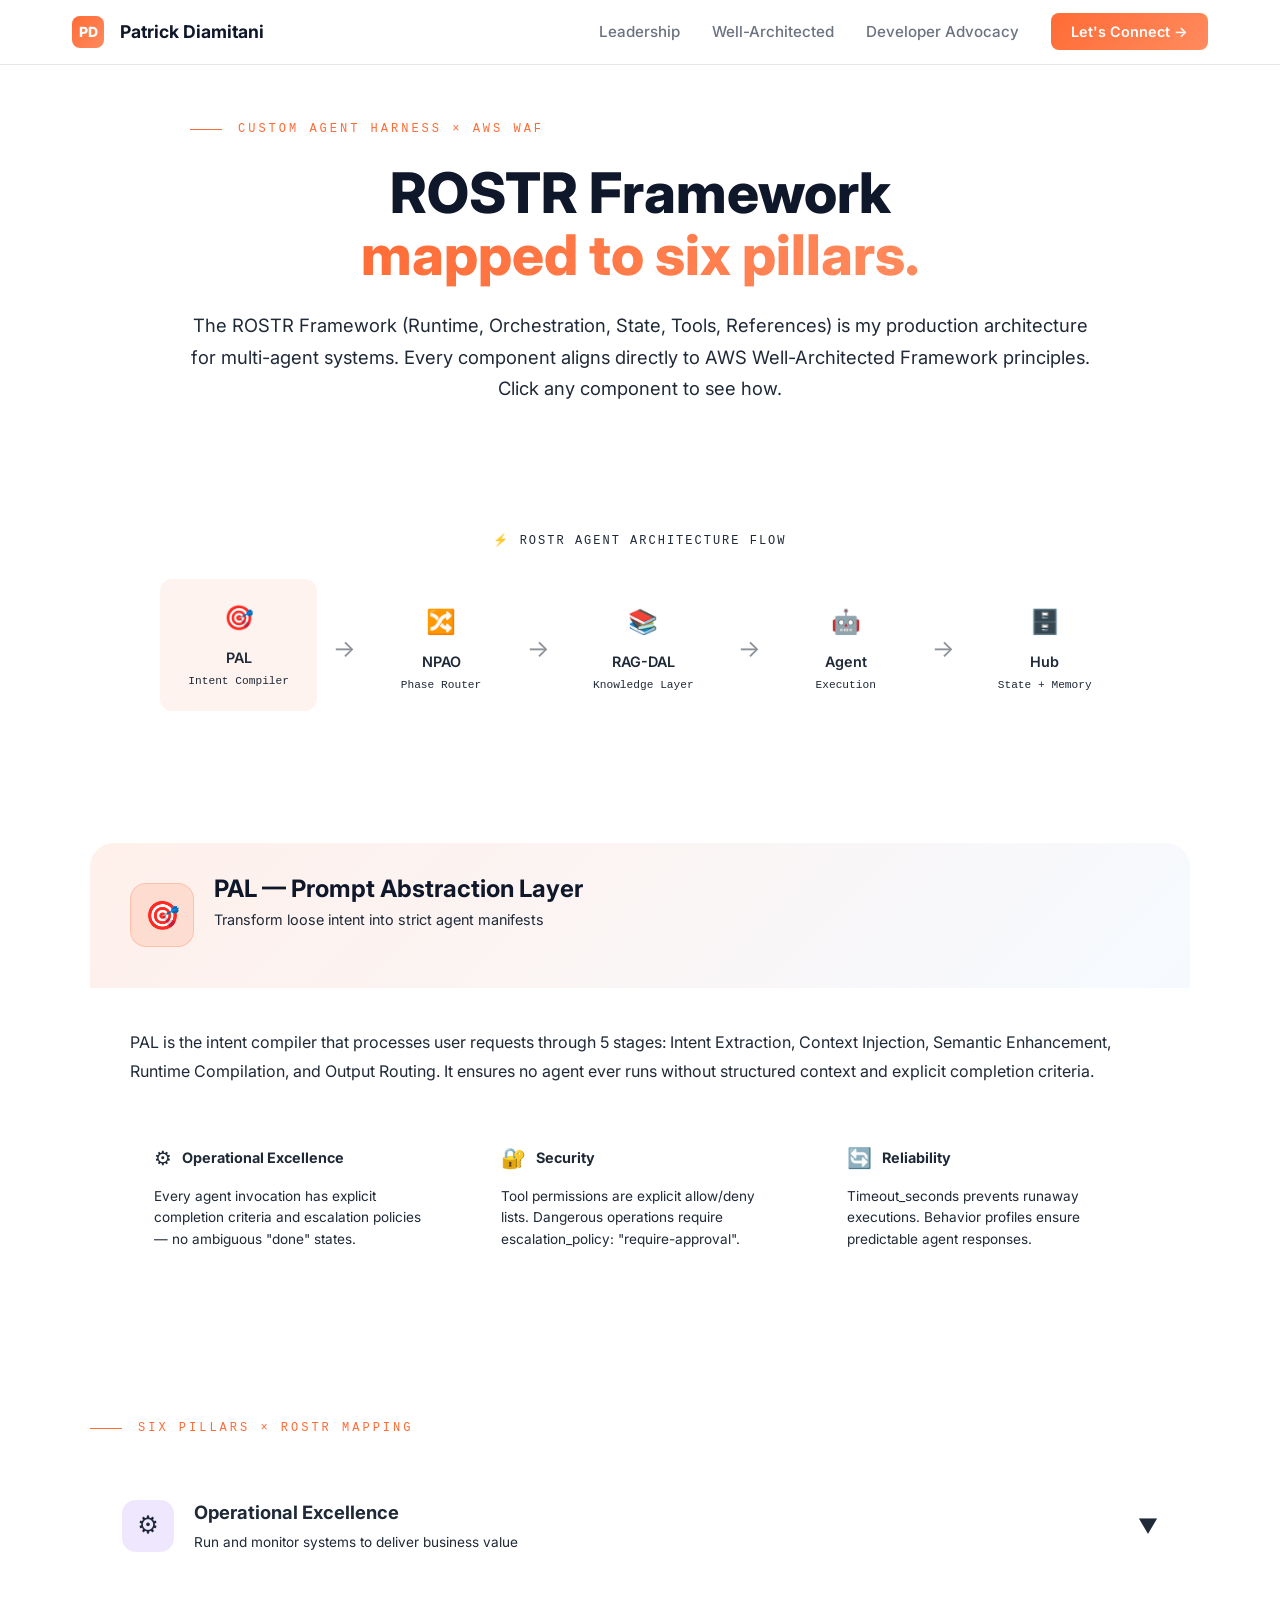
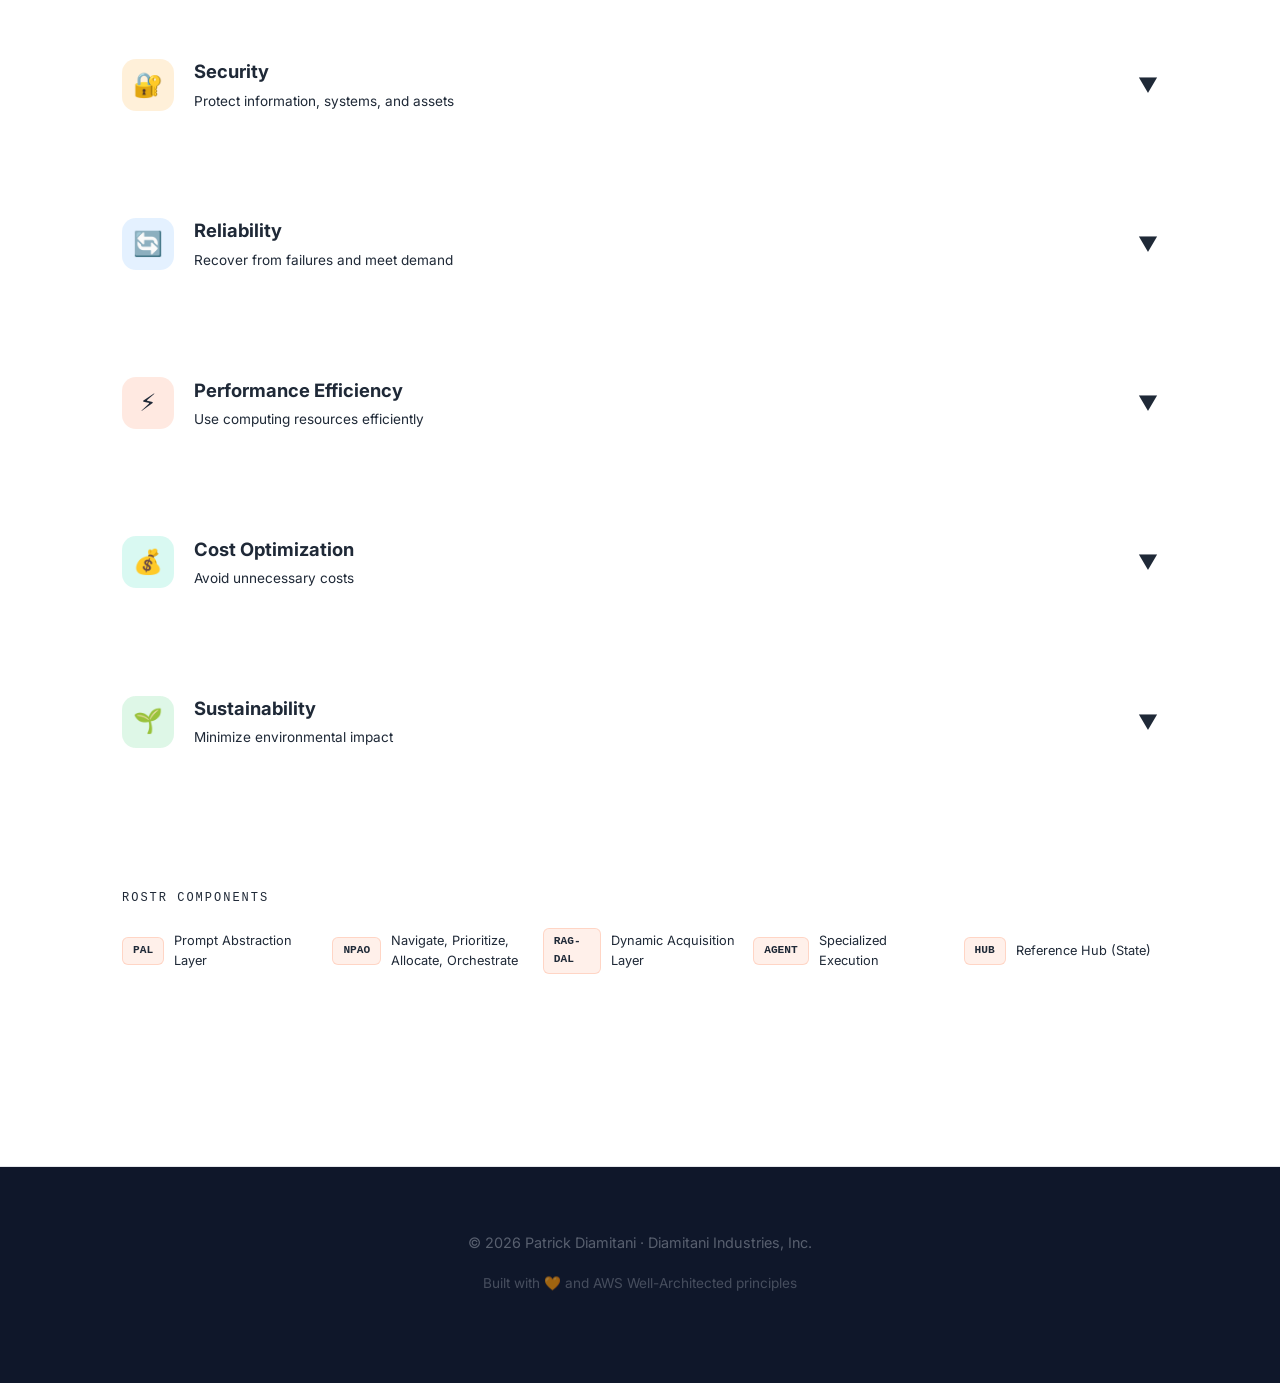
<file: pages/waf-interactive.html>
<!DOCTYPE html>
<html lang="en">
<head>
  <meta charset="UTF-8" />
  <meta name="viewport" content="width=device-width, initial-scale=1.0" />
  <title>ROSTR × AWS Well-Architected Framework — Patrick Diamitani</title>
  <link rel="stylesheet" href="../styles/main.css" />
  <style>
    .waf-page {
      padding-top: 120px;
      padding-bottom: 80px;
      min-height: 100vh;
      position: relative;
      z-index: 2;
    }

    .waf-header {
      text-align: center;
      max-width: 900px;
      margin: 0 auto 80px;
    }

    .waf-page-title {
      font-family: var(--font-display);
      font-size: clamp(2.5rem, 5vw, 3.5rem);
      font-weight: 800;
      line-height: 1.1;
      margin-bottom: 24px;
    }

    .waf-page-subtitle {
      font-size: 1.15rem;
      color: var(--text-secondary);
      line-height: 1.7;
      margin-bottom: 32px;
    }

    /* Architecture Diagram */
    .arch-diagram {
      max-width: 1100px;
      margin: 0 auto 80px;
      background: var(--bg-card);
      border: 1px solid var(--border-subtle);
      border-radius: 24px;
      padding: 48px;
      position: relative;
      overflow: hidden;
    }

    .arch-diagram::before {
      content: '';
      position: absolute;
      top: 0;
      left: 0;
      right: 0;
      height: 2px;
      background: linear-gradient(90deg, transparent, var(--accent-orange), transparent);
    }

    .arch-diagram-title {
      font-family: var(--font-mono);
      font-size: 0.75rem;
      letter-spacing: 2px;
      text-transform: uppercase;
      color: var(--accent-aws);
      margin-bottom: 32px;
      text-align: center;
    }

    .arch-flow {
      display: flex;
      align-items: center;
      justify-content: center;
      gap: 16px;
      flex-wrap: wrap;
    }

    .arch-component {
      padding: 20px 28px;
      background: var(--bg-glass);
      border: 1px solid var(--border-subtle);
      border-radius: 12px;
      text-align: center;
      cursor: pointer;
      transition: all 0.25s var(--ease-out);
      min-width: 140px;
    }

    .arch-component:hover,
    .arch-component.active {
      background: rgba(255,107,53,0.08);
      border-color: var(--accent-orange);
      transform: translateY(-4px);
    }

    .arch-component-icon {
      font-size: 1.5rem;
      margin-bottom: 8px;
    }

    .arch-component-name {
      font-weight: 600;
      font-size: 0.9rem;
      margin-bottom: 4px;
    }

    .arch-component-sub {
      font-family: var(--font-mono);
      font-size: 0.7rem;
      color: var(--text-muted);
    }

    .arch-arrow {
      font-size: 1.5rem;
      color: var(--accent-orange);
      opacity: 0.5;
    }

    /* Component Detail Panel */
    .component-detail {
      max-width: 1100px;
      margin: 0 auto 80px;
      display: none;
    }

    .component-detail.visible {
      display: block;
      animation: slideIn 0.3s var(--ease-out);
    }

    @keyframes slideIn {
      from {
        opacity: 0;
        transform: translateY(20px);
      }
      to {
        opacity: 1;
        transform: translateY(0);
      }
    }

    .detail-card {
      background: var(--bg-card);
      border: 1px solid var(--border-subtle);
      border-radius: 24px;
      overflow: hidden;
    }

    .detail-header {
      padding: 32px 40px;
      background: linear-gradient(135deg, rgba(255,107,53,0.1), rgba(74,158,255,0.05));
      border-bottom: 1px solid var(--border-subtle);
      display: flex;
      align-items: center;
      gap: 20px;
    }

    .detail-icon {
      width: 64px;
      height: 64px;
      border-radius: 16px;
      display: flex;
      align-items: center;
      justify-content: center;
      font-size: 1.75rem;
      background: rgba(255,107,53,0.15);
      border: 1px solid rgba(255,107,53,0.25);
    }

    .detail-title-wrap {
      flex: 1;
    }

    .detail-title {
      font-family: var(--font-display);
      font-size: 1.5rem;
      font-weight: 700;
      margin-bottom: 4px;
    }

    .detail-subtitle {
      font-size: 0.9rem;
      color: var(--text-secondary);
    }

    .detail-body {
      padding: 40px;
    }

    .detail-description {
      font-size: 1rem;
      color: var(--text-secondary);
      line-height: 1.8;
      margin-bottom: 32px;
    }

    /* WAF Mapping */
    .waf-mapping {
      display: grid;
      grid-template-columns: repeat(3, 1fr);
      gap: 20px;
    }

    .waf-mapping-card {
      padding: 24px;
      background: var(--bg-glass);
      border: 1px solid var(--border-subtle);
      border-radius: 16px;
      transition: all 0.25s var(--ease-out);
    }

    .waf-mapping-card:hover {
      border-color: rgba(255,107,53,0.2);
      transform: translateY(-4px);
    }

    .mapping-pillar {
      display: flex;
      align-items: center;
      gap: 10px;
      margin-bottom: 12px;
    }

    .mapping-pillar-icon {
      font-size: 1.25rem;
    }

    .mapping-pillar-name {
      font-weight: 700;
      font-size: 0.9rem;
    }

    .mapping-description {
      font-size: 0.85rem;
      color: var(--text-secondary);
      line-height: 1.6;
    }

    /* Pillar Deep Dive Section */
    .pillars-deep-dive {
      max-width: 1100px;
      margin: 0 auto;
    }

    .pillar-section {
      margin-bottom: 48px;
      background: var(--bg-card);
      border: 1px solid var(--border-subtle);
      border-radius: 20px;
      overflow: hidden;
    }

    .pillar-header {
      padding: 28px 32px;
      display: flex;
      align-items: center;
      gap: 20px;
      cursor: pointer;
      transition: background 0.2s;
    }

    .pillar-header:hover {
      background: rgba(255,107,53,0.03);
    }

    .pillar-header-icon {
      width: 52px;
      height: 52px;
      border-radius: 14px;
      display: flex;
      align-items: center;
      justify-content: center;
      font-size: 1.5rem;
    }

    .pillar-ops .pillar-header-icon { background: rgba(139,92,246,0.15); }
    .pillar-sec .pillar-header-icon { background: rgba(255,153,0,0.15); }
    .pillar-rel .pillar-header-icon { background: rgba(74,158,255,0.15); }
    .pillar-perf .pillar-header-icon { background: rgba(255,107,53,0.15); }
    .pillar-cost .pillar-header-icon { background: rgba(0,212,170,0.15); }
    .pillar-sus .pillar-header-icon { background: rgba(34,197,94,0.15); }

    .pillar-header-text {
      flex: 1;
    }

    .pillar-header-title {
      font-family: var(--font-display);
      font-size: 1.15rem;
      font-weight: 700;
      margin-bottom: 4px;
    }

    .pillar-header-subtitle {
      font-size: 0.85rem;
      color: var(--text-secondary);
    }

    .pillar-toggle {
      font-size: 1.25rem;
      color: var(--text-muted);
      transition: transform 0.3s var(--ease-out);
    }

    .pillar-section.open .pillar-toggle {
      transform: rotate(180deg);
    }

    .pillar-content {
      max-height: 0;
      overflow: hidden;
      transition: max-height 0.4s var(--ease-out);
    }

    .pillar-section.open .pillar-content {
      max-height: 1000px;
    }

    .pillar-content-inner {
      padding: 0 32px 32px;
    }

    .rostr-mapping {
      display: grid;
      grid-template-columns: 1fr 1fr;
      gap: 24px;
      margin-top: 16px;
    }

    .rostr-component {
      padding: 20px 24px;
      background: var(--bg-glass);
      border: 1px solid var(--border-subtle);
      border-radius: 12px;
    }

    .rostr-component-header {
      display: flex;
      align-items: center;
      gap: 10px;
      margin-bottom: 12px;
    }

    .rostr-component-badge {
      font-family: var(--font-mono);
      font-size: 0.65rem;
      font-weight: 700;
      letter-spacing: 1px;
      padding: 4px 8px;
      background: rgba(255,107,53,0.1);
      border: 1px solid rgba(255,107,53,0.2);
      border-radius: 6px;
      color: var(--accent-orange);
    }

    .rostr-component-name {
      font-weight: 600;
      font-size: 0.9rem;
    }

    .rostr-component-text {
      font-size: 0.85rem;
      color: var(--text-secondary);
      line-height: 1.6;
    }

    /* Legend */
    .legend {
      max-width: 1100px;
      margin: 80px auto 0;
      padding: 32px;
      background: var(--bg-card);
      border: 1px solid var(--border-subtle);
      border-radius: 16px;
    }

    .legend-title {
      font-family: var(--font-mono);
      font-size: 0.75rem;
      letter-spacing: 2px;
      text-transform: uppercase;
      color: var(--accent-orange);
      margin-bottom: 20px;
    }

    .legend-grid {
      display: grid;
      grid-template-columns: repeat(5, 1fr);
      gap: 16px;
    }

    .legend-item {
      display: flex;
      align-items: center;
      gap: 10px;
    }

    .legend-badge {
      font-family: var(--font-mono);
      font-size: 0.7rem;
      font-weight: 700;
      padding: 4px 10px;
      background: rgba(255,107,53,0.1);
      border: 1px solid rgba(255,107,53,0.2);
      border-radius: 6px;
      color: var(--accent-orange);
    }

    .legend-text {
      font-size: 0.8rem;
      color: var(--text-secondary);
    }

    @media (max-width: 900px) {
      .arch-flow {
        flex-direction: column;
      }
      .arch-arrow {
        transform: rotate(90deg);
      }
      .waf-mapping {
        grid-template-columns: 1fr;
      }
      .rostr-mapping {
        grid-template-columns: 1fr;
      }
      .legend-grid {
        grid-template-columns: repeat(2, 1fr);
      }
    }

    @media (max-width: 480px) {
      .legend-grid {
        grid-template-columns: 1fr;
      }
    }
  </style>
</head>
<body>

<div class="grid-bg" aria-hidden="true"></div>
<div class="noise-overlay" aria-hidden="true"></div>

<nav class="nav scrolled" role="navigation">
  <div class="nav-inner">
    <a href="../index.html" class="nav-logo">
      <div class="nav-logo-badge">PD</div>
      Patrick Diamitani
    </a>
    <ul class="nav-links">
      <li><a href="../index.html#lp" class="nav-link">Leadership</a></li>
      <li><a href="../index.html#waf" class="nav-link">Well-Architected</a></li>
      <li><a href="developer-advocacy.html" class="nav-link">Developer Advocacy</a></li>
      <li><a href="../index.html#contact" class="nav-cta">Let's Connect →</a></li>
    </ul>
  </div>
</nav>

<main class="waf-page">
  <div class="container">

    <header class="waf-header">
      <div class="section-label">Custom Agent Harness × AWS WAF</div>
      <h1 class="waf-page-title">
        ROSTR Framework<br/>
        <span class="gradient-text">mapped to six pillars.</span>
      </h1>
      <p class="waf-page-subtitle">
        The ROSTR Framework (Runtime, Orchestration, State, Tools, References) is my production
        architecture for multi-agent systems. Every component aligns directly to AWS Well-Architected
        Framework principles. Click any component to see how.
      </p>
    </header>

    <!-- Interactive Architecture Diagram -->
    <div class="arch-diagram">
      <div class="arch-diagram-title">⚡ ROSTR Agent Architecture Flow</div>
      <div class="arch-flow">

        <div class="arch-component" data-component="pal" onclick="showComponent('pal')">
          <div class="arch-component-icon">🎯</div>
          <div class="arch-component-name">PAL</div>
          <div class="arch-component-sub">Intent Compiler</div>
        </div>

        <span class="arch-arrow">→</span>

        <div class="arch-component" data-component="npao" onclick="showComponent('npao')">
          <div class="arch-component-icon">🔀</div>
          <div class="arch-component-name">NPAO</div>
          <div class="arch-component-sub">Phase Router</div>
        </div>

        <span class="arch-arrow">→</span>

        <div class="arch-component" data-component="ragdal" onclick="showComponent('ragdal')">
          <div class="arch-component-icon">📚</div>
          <div class="arch-component-name">RAG-DAL</div>
          <div class="arch-component-sub">Knowledge Layer</div>
        </div>

        <span class="arch-arrow">→</span>

        <div class="arch-component" data-component="agent" onclick="showComponent('agent')">
          <div class="arch-component-icon">🤖</div>
          <div class="arch-component-name">Agent</div>
          <div class="arch-component-sub">Execution</div>
        </div>

        <span class="arch-arrow">→</span>

        <div class="arch-component" data-component="hub" onclick="showComponent('hub')">
          <div class="arch-component-icon">🗄️</div>
          <div class="arch-component-name">Hub</div>
          <div class="arch-component-sub">State + Memory</div>
        </div>

      </div>
    </div>

    <!-- Component Details (shown on click) -->
    <div class="component-detail" id="detail-pal">
      <div class="detail-card">
        <div class="detail-header">
          <div class="detail-icon">🎯</div>
          <div class="detail-title-wrap">
            <h2 class="detail-title">PAL — Prompt Abstraction Layer</h2>
            <p class="detail-subtitle">Transform loose intent into strict agent manifests</p>
          </div>
        </div>
        <div class="detail-body">
          <p class="detail-description">
            PAL is the intent compiler that processes user requests through 5 stages: Intent Extraction,
            Context Injection, Semantic Enhancement, Runtime Compilation, and Output Routing. It ensures
            no agent ever runs without structured context and explicit completion criteria.
          </p>
          <div class="waf-mapping">
            <div class="waf-mapping-card">
              <div class="mapping-pillar">
                <span class="mapping-pillar-icon">⚙️</span>
                <span class="mapping-pillar-name">Operational Excellence</span>
              </div>
              <p class="mapping-description">Every agent invocation has explicit completion criteria and escalation policies — no ambiguous "done" states.</p>
            </div>
            <div class="waf-mapping-card">
              <div class="mapping-pillar">
                <span class="mapping-pillar-icon">🔐</span>
                <span class="mapping-pillar-name">Security</span>
              </div>
              <p class="mapping-description">Tool permissions are explicit allow/deny lists. Dangerous operations require escalation_policy: "require-approval".</p>
            </div>
            <div class="waf-mapping-card">
              <div class="mapping-pillar">
                <span class="mapping-pillar-icon">🔄</span>
                <span class="mapping-pillar-name">Reliability</span>
              </div>
              <p class="mapping-description">Timeout_seconds prevents runaway executions. Behavior profiles ensure predictable agent responses.</p>
            </div>
          </div>
        </div>
      </div>
    </div>

    <div class="component-detail" id="detail-npao">
      <div class="detail-card">
        <div class="detail-header">
          <div class="detail-icon">🔀</div>
          <div class="detail-title-wrap">
            <h2 class="detail-title">NPAO — Navigate, Prioritize, Allocate, Orchestrate</h2>
            <p class="detail-subtitle">Phase-aware task routing and priority scoring</p>
          </div>
        </div>
        <div class="detail-body">
          <p class="detail-description">
            NPAO classifies every task into one of 5 phases (PreD → Design → Development → Deployment → Debugging),
            scores priority across 4 dimensions (Phase Urgency, Dependency Impact, Business Impact, Resource Efficiency),
            and routes to the optimal agent type based on phase specialization.
          </p>
          <div class="waf-mapping">
            <div class="waf-mapping-card">
              <div class="mapping-pillar">
                <span class="mapping-pillar-icon">⚡</span>
                <span class="mapping-pillar-name">Performance Efficiency</span>
              </div>
              <p class="mapping-description">Right-sized agent allocation — research agents for PreD, builder agents for Development. No over-allocation.</p>
            </div>
            <div class="waf-mapping-card">
              <div class="mapping-pillar">
                <span class="mapping-pillar-icon">💰</span>
                <span class="mapping-pillar-name">Cost Optimization</span>
              </div>
              <p class="mapping-description">Resource Efficiency scoring prevents expensive agents on simple tasks. Model selection matches task complexity.</p>
            </div>
            <div class="waf-mapping-card">
              <div class="mapping-pillar">
                <span class="mapping-pillar-icon">⚙️</span>
                <span class="mapping-pillar-name">Operational Excellence</span>
              </div>
              <p class="mapping-description">Phase gates enforce PreD research before Development. No code written until problem is validated.</p>
            </div>
          </div>
        </div>
      </div>
    </div>

    <div class="component-detail" id="detail-ragdal">
      <div class="detail-card">
        <div class="detail-header">
          <div class="detail-icon">📚</div>
          <div class="detail-title-wrap">
            <h2 class="detail-title">RAG-DAL — Dynamic Acquisition Layer</h2>
            <p class="detail-subtitle">Multi-pass retrieval with source credibility weighting</p>
          </div>
        </div>
        <div class="detail-body">
          <p class="detail-description">
            RAG-DAL implements autonomous multi-pass retrieval with a 3-tier source architecture (Academic → Editorial → Community)
            and credibility weighting (1.0 → 0.75 → 0.40). Coverage validation ensures 92% confidence before advancing.
          </p>
          <div class="waf-mapping">
            <div class="waf-mapping-card">
              <div class="mapping-pillar">
                <span class="mapping-pillar-icon">🔄</span>
                <span class="mapping-pillar-name">Reliability</span>
              </div>
              <p class="mapping-description">Multi-pass retrieval fills gaps automatically. 4-pass maximum with explicit "unresolvable" marking.</p>
            </div>
            <div class="waf-mapping-card">
              <div class="mapping-pillar">
                <span class="mapping-pillar-icon">🔐</span>
                <span class="mapping-pillar-name">Security</span>
              </div>
              <p class="mapping-description">Source credibility prevents hallucination from low-quality inputs. Tier 1 required for factual claims.</p>
            </div>
            <div class="waf-mapping-card">
              <div class="mapping-pillar">
                <span class="mapping-pillar-icon">💰</span>
                <span class="mapping-pillar-name">Cost Optimization</span>
              </div>
              <p class="mapping-description">Early-exit when confidence ≥ 0.8. No unnecessary retrieval passes once coverage is sufficient.</p>
            </div>
          </div>
        </div>
      </div>
    </div>

    <div class="component-detail" id="detail-agent">
      <div class="detail-card">
        <div class="detail-header">
          <div class="detail-icon">🤖</div>
          <div class="detail-title-wrap">
            <h2 class="detail-title">Agent Execution</h2>
            <p class="detail-subtitle">Specialized agents with phase-matched capabilities</p>
          </div>
        </div>
        <div class="detail-body">
          <p class="detail-description">
            Each agent has a registered capability set, tool permissions, phase specializations, and performance stats.
            Allocation algorithm scores agents on context similarity (0.50), specialization overlap (0.35), and load (0.15).
          </p>
          <div class="waf-mapping">
            <div class="waf-mapping-card">
              <div class="mapping-pillar">
                <span class="mapping-pillar-icon">⚡</span>
                <span class="mapping-pillar-name">Performance Efficiency</span>
              </div>
              <p class="mapping-description">Async agent actions decouple user experience from long-running operations. Parallel orchestration patterns.</p>
            </div>
            <div class="waf-mapping-card">
              <div class="mapping-pillar">
                <span class="mapping-pillar-icon">🌱</span>
                <span class="mapping-pillar-name">Sustainability</span>
              </div>
              <p class="mapping-description">Event-driven invocation — agents only run when triggered. Zero idle compute when no work exists.</p>
            </div>
            <div class="waf-mapping-card">
              <div class="mapping-pillar">
                <span class="mapping-pillar-icon">⚙️</span>
                <span class="mapping-pillar-name">Operational Excellence</span>
              </div>
              <p class="mapping-description">Full audit trail on every agent action. Performance stats enable continuous optimization.</p>
            </div>
          </div>
        </div>
      </div>
    </div>

    <div class="component-detail" id="detail-hub">
      <div class="detail-card">
        <div class="detail-header">
          <div class="detail-icon">🗄️</div>
          <div class="detail-title-wrap">
            <h2 class="detail-title">Reference Hub — Persistent State</h2>
            <p class="detail-subtitle">4-level state management with knowledge compounding</p>
          </div>
        </div>
        <div class="detail-body">
          <p class="detail-description">
            The Hub manages state across 4 levels: Session (ephemeral), Project (persistent), Organization (evolving),
            and Agent (portable). Learnings persist automatically, enabling knowledge compounding across sessions.
          </p>
          <div class="waf-mapping">
            <div class="waf-mapping-card">
              <div class="mapping-pillar">
                <span class="mapping-pillar-icon">🔄</span>
                <span class="mapping-pillar-name">Reliability</span>
              </div>
              <p class="mapping-description">Multi-level state prevents context loss. Checkpoints enable rollback. Decisions persist with rationale.</p>
            </div>
            <div class="waf-mapping-card">
              <div class="mapping-pillar">
                <span class="mapping-pillar-icon">🔐</span>
                <span class="mapping-pillar-name">Security</span>
              </div>
              <p class="mapping-description">Cross-namespace access requires permission. Project state is isolated from org state by default.</p>
            </div>
            <div class="waf-mapping-card">
              <div class="mapping-pillar">
                <span class="mapping-pillar-icon">💰</span>
                <span class="mapping-pillar-name">Cost Optimization</span>
              </div>
              <p class="mapping-description">Per-workspace cost attribution for multi-tenant billing. Session state uses ephemeral storage.</p>
            </div>
          </div>
        </div>
      </div>
    </div>

    <!-- Pillar Deep Dives -->
    <section class="pillars-deep-dive">
      <div class="section-label" style="margin-bottom: 32px;">Six Pillars × ROSTR Mapping</div>

      <div class="pillar-section pillar-ops" onclick="togglePillar(this)">
        <div class="pillar-header">
          <div class="pillar-header-icon">⚙️</div>
          <div class="pillar-header-text">
            <div class="pillar-header-title">Operational Excellence</div>
            <div class="pillar-header-subtitle">Run and monitor systems to deliver business value</div>
          </div>
          <span class="pillar-toggle">▼</span>
        </div>
        <div class="pillar-content">
          <div class="pillar-content-inner">
            <div class="rostr-mapping">
              <div class="rostr-component">
                <div class="rostr-component-header">
                  <span class="rostr-component-badge">PAL</span>
                  <span class="rostr-component-name">Explicit Completion Criteria</span>
                </div>
                <p class="rostr-component-text">Every agent manifest includes completion_criteria as a checklist. No ambiguous "done" states — success is measurable.</p>
              </div>
              <div class="rostr-component">
                <div class="rostr-component-header">
                  <span class="rostr-component-badge">NPAO</span>
                  <span class="rostr-component-name">Phase Gate Enforcement</span>
                </div>
                <p class="rostr-component-text">Tasks cannot advance from PreD to Development without documented go/no-go decision. Research before building.</p>
              </div>
              <div class="rostr-component">
                <div class="rostr-component-header">
                  <span class="rostr-component-badge">HUB</span>
                  <span class="rostr-component-name">Full Audit Trail</span>
                </div>
                <p class="rostr-component-text">timeline.jsonl logs every agent action with timestamps. decisions.md captures rationale for all key choices.</p>
              </div>
              <div class="rostr-component">
                <div class="rostr-component-header">
                  <span class="rostr-component-badge">AGENT</span>
                  <span class="rostr-component-name">Performance Stats</span>
                </div>
                <p class="rostr-component-text">Agent registry tracks tasks_completed, avg_completion_time, and success_rate. Continuous optimization from real data.</p>
              </div>
            </div>
          </div>
        </div>
      </div>

      <div class="pillar-section pillar-sec" onclick="togglePillar(this)">
        <div class="pillar-header">
          <div class="pillar-header-icon">🔐</div>
          <div class="pillar-header-text">
            <div class="pillar-header-title">Security</div>
            <div class="pillar-header-subtitle">Protect information, systems, and assets</div>
          </div>
          <span class="pillar-toggle">▼</span>
        </div>
        <div class="pillar-content">
          <div class="pillar-content-inner">
            <div class="rostr-mapping">
              <div class="rostr-component">
                <div class="rostr-component-header">
                  <span class="rostr-component-badge">PAL</span>
                  <span class="rostr-component-name">Explicit Tool Permissions</span>
                </div>
                <p class="rostr-component-text">tools_enabled uses allow/deny lists. Dangerous operations like file_system:write:production are denied by default.</p>
              </div>
              <div class="rostr-component">
                <div class="rostr-component-header">
                  <span class="rostr-component-badge">RAG-DAL</span>
                  <span class="rostr-component-name">Source Credibility Gates</span>
                </div>
                <p class="rostr-component-text">Tier 1 sources (academic, .gov) required for factual claims. Prevents hallucination from unreliable inputs.</p>
              </div>
              <div class="rostr-component">
                <div class="rostr-component-header">
                  <span class="rostr-component-badge">HUB</span>
                  <span class="rostr-component-name">Namespace Isolation</span>
                </div>
                <p class="rostr-component-text">Cross-namespace access requires explicit permission. Project state isolated from org state by default.</p>
              </div>
              <div class="rostr-component">
                <div class="rostr-component-header">
                  <span class="rostr-component-badge">AGENT</span>
                  <span class="rostr-component-name">Human-in-the-Loop</span>
                </div>
                <p class="rostr-component-text">escalation_policy: "require-approval" gates any external-facing action. Zero sends without human approval.</p>
              </div>
            </div>
          </div>
        </div>
      </div>

      <div class="pillar-section pillar-rel" onclick="togglePillar(this)">
        <div class="pillar-header">
          <div class="pillar-header-icon">🔄</div>
          <div class="pillar-header-text">
            <div class="pillar-header-title">Reliability</div>
            <div class="pillar-header-subtitle">Recover from failures and meet demand</div>
          </div>
          <span class="pillar-toggle">▼</span>
        </div>
        <div class="pillar-content">
          <div class="pillar-content-inner">
            <div class="rostr-mapping">
              <div class="rostr-component">
                <div class="rostr-component-header">
                  <span class="rostr-component-badge">PAL</span>
                  <span class="rostr-component-name">Timeout Enforcement</span>
                </div>
                <p class="rostr-component-text">timeout_seconds prevents runaway executions. No agent runs forever — explicit bounds on all operations.</p>
              </div>
              <div class="rostr-component">
                <div class="rostr-component-header">
                  <span class="rostr-component-badge">RAG-DAL</span>
                  <span class="rostr-component-name">Multi-Pass with Fallback</span>
                </div>
                <p class="rostr-component-text">4-pass maximum retrieval with explicit "unresolvable" marking. Gaps are flagged, not silently ignored.</p>
              </div>
              <div class="rostr-component">
                <div class="rostr-component-header">
                  <span class="rostr-component-badge">HUB</span>
                  <span class="rostr-component-name">Checkpoint Recovery</span>
                </div>
                <p class="rostr-component-text">checkpoints/ directory enables rollback to known-good states. Multi-level state prevents total context loss.</p>
              </div>
              <div class="rostr-component">
                <div class="rostr-component-header">
                  <span class="rostr-component-badge">NPAO</span>
                  <span class="rostr-component-name">Agent Fallback Chains</span>
                </div>
                <p class="rostr-component-text">Allocation algorithm queues tasks when no eligible agent available. Dependency resolution prevents deadlocks.</p>
              </div>
            </div>
          </div>
        </div>
      </div>

      <div class="pillar-section pillar-perf" onclick="togglePillar(this)">
        <div class="pillar-header">
          <div class="pillar-header-icon">⚡</div>
          <div class="pillar-header-text">
            <div class="pillar-header-title">Performance Efficiency</div>
            <div class="pillar-header-subtitle">Use computing resources efficiently</div>
          </div>
          <span class="pillar-toggle">▼</span>
        </div>
        <div class="pillar-content">
          <div class="pillar-content-inner">
            <div class="rostr-mapping">
              <div class="rostr-component">
                <div class="rostr-component-header">
                  <span class="rostr-component-badge">NPAO</span>
                  <span class="rostr-component-name">Right-Sized Allocation</span>
                </div>
                <p class="rostr-component-text">Research agents for PreD, builder agents for Development. Model selection matches task complexity.</p>
              </div>
              <div class="rostr-component">
                <div class="rostr-component-header">
                  <span class="rostr-component-badge">AGENT</span>
                  <span class="rostr-component-name">Async Execution</span>
                </div>
                <p class="rostr-component-text">Long-running operations decouple from user experience. Parallel orchestration patterns reduce wall-clock time.</p>
              </div>
              <div class="rostr-component">
                <div class="rostr-component-header">
                  <span class="rostr-component-badge">RAG-DAL</span>
                  <span class="rostr-component-name">Early Exit Optimization</span>
                </div>
                <p class="rostr-component-text">Retrieval stops when confidence ≥ 0.8. No unnecessary passes once coverage is sufficient.</p>
              </div>
              <div class="rostr-component">
                <div class="rostr-component-header">
                  <span class="rostr-component-badge">HUB</span>
                  <span class="rostr-component-name">Context Caching</span>
                </div>
                <p class="rostr-component-text">Prior decisions and learnings loaded via vector similarity. No re-derivation of established facts.</p>
              </div>
            </div>
          </div>
        </div>
      </div>

      <div class="pillar-section pillar-cost" onclick="togglePillar(this)">
        <div class="pillar-header">
          <div class="pillar-header-icon">💰</div>
          <div class="pillar-header-text">
            <div class="pillar-header-title">Cost Optimization</div>
            <div class="pillar-header-subtitle">Avoid unnecessary costs</div>
          </div>
          <span class="pillar-toggle">▼</span>
        </div>
        <div class="pillar-content">
          <div class="pillar-content-inner">
            <div class="rostr-mapping">
              <div class="rostr-component">
                <div class="rostr-component-header">
                  <span class="rostr-component-badge">NPAO</span>
                  <span class="rostr-component-name">Resource Efficiency Scoring</span>
                </div>
                <p class="rostr-component-text">Priority formula includes resource_efficiency (0.10 weight). Quick, high-confidence tasks rise above complex unknowns.</p>
              </div>
              <div class="rostr-component">
                <div class="rostr-component-header">
                  <span class="rostr-component-badge">PAL</span>
                  <span class="rostr-component-name">Context Budget Management</span>
                </div>
                <p class="rostr-component-text">Max 8000 tokens allocated across system, tools, examples, output. Priority loading by relevance, not recency.</p>
              </div>
              <div class="rostr-component">
                <div class="rostr-component-header">
                  <span class="rostr-component-badge">HUB</span>
                  <span class="rostr-component-name">Tiered Storage</span>
                </div>
                <p class="rostr-component-text">Session state uses ephemeral storage. Project state persists to file + vector DB. Cost matches access pattern.</p>
              </div>
              <div class="rostr-component">
                <div class="rostr-component-header">
                  <span class="rostr-component-badge">AGENT</span>
                  <span class="rostr-component-name">Model Selection</span>
                </div>
                <p class="rostr-component-text">Benchmarked model matrix: deepseek-r1:14b for synthesis, qwen2.5-coder:14b for balanced use. Right model, right job.</p>
              </div>
            </div>
          </div>
        </div>
      </div>

      <div class="pillar-section pillar-sus" onclick="togglePillar(this)">
        <div class="pillar-header">
          <div class="pillar-header-icon">🌱</div>
          <div class="pillar-header-text">
            <div class="pillar-header-title">Sustainability</div>
            <div class="pillar-header-subtitle">Minimize environmental impact</div>
          </div>
          <span class="pillar-toggle">▼</span>
        </div>
        <div class="pillar-content">
          <div class="pillar-content-inner">
            <div class="rostr-mapping">
              <div class="rostr-component">
                <div class="rostr-component-header">
                  <span class="rostr-component-badge">AGENT</span>
                  <span class="rostr-component-name">Event-Driven Invocation</span>
                </div>
                <p class="rostr-component-text">Agents only run when triggered. Zero idle compute when no work exists. Serverless-first architecture.</p>
              </div>
              <div class="rostr-component">
                <div class="rostr-component-header">
                  <span class="rostr-component-badge">NPAO</span>
                  <span class="rostr-component-name">Batch Optimization</span>
                </div>
                <p class="rostr-component-text">Queue-based processing for non-urgent tasks. Scheduled execution during off-peak hours when possible.</p>
              </div>
              <div class="rostr-component">
                <div class="rostr-component-header">
                  <span class="rostr-component-badge">HUB</span>
                  <span class="rostr-component-name">Knowledge Compounding</span>
                </div>
                <p class="rostr-component-text">Learnings persist across sessions. Same question answered once, not re-computed. Reduced redundant processing.</p>
              </div>
              <div class="rostr-component">
                <div class="rostr-component-header">
                  <span class="rostr-component-badge">RAG-DAL</span>
                  <span class="rostr-component-name">Retrieval Caching</span>
                </div>
                <p class="rostr-component-text">Knowledge base ingestion stores vector embeddings. Subsequent queries use cached embeddings, not re-retrieval.</p>
              </div>
            </div>
          </div>
        </div>
      </div>

    </section>

    <!-- Legend -->
    <div class="legend">
      <div class="legend-title">ROSTR Components</div>
      <div class="legend-grid">
        <div class="legend-item">
          <span class="legend-badge">PAL</span>
          <span class="legend-text">Prompt Abstraction Layer</span>
        </div>
        <div class="legend-item">
          <span class="legend-badge">NPAO</span>
          <span class="legend-text">Navigate, Prioritize, Allocate, Orchestrate</span>
        </div>
        <div class="legend-item">
          <span class="legend-badge">RAG-DAL</span>
          <span class="legend-text">Dynamic Acquisition Layer</span>
        </div>
        <div class="legend-item">
          <span class="legend-badge">AGENT</span>
          <span class="legend-text">Specialized Execution</span>
        </div>
        <div class="legend-item">
          <span class="legend-badge">HUB</span>
          <span class="legend-text">Reference Hub (State)</span>
        </div>
      </div>
    </div>

  </div>
</main>

<footer class="footer">
  <div class="container">
    <div class="footer-inner">
      <p class="footer-text">© 2026 Patrick Diamitani · Diamitani Industries, Inc.</p>
      <p class="footer-made-with">Built with 🧡 and AWS Well-Architected principles</p>
    </div>
  </div>
</footer>

<script src="../scripts/main.js"></script>
<script>
  // Component detail panel toggle
  function showComponent(componentId) {
    // Hide all detail panels
    document.querySelectorAll('.component-detail').forEach(el => {
      el.classList.remove('visible');
    });

    // Remove active state from all components
    document.querySelectorAll('.arch-component').forEach(el => {
      el.classList.remove('active');
    });

    // Show selected panel
    const panel = document.getElementById('detail-' + componentId);
    if (panel) {
      panel.classList.add('visible');
    }

    // Add active state to clicked component
    const component = document.querySelector(`[data-component="${componentId}"]`);
    if (component) {
      component.classList.add('active');
    }

    // Scroll to panel
    if (panel) {
      panel.scrollIntoView({ behavior: 'smooth', block: 'start' });
    }
  }

  // Pillar accordion toggle
  function togglePillar(section) {
    section.classList.toggle('open');
  }

  // Show PAL by default
  document.addEventListener('DOMContentLoaded', () => {
    showComponent('pal');
  });
</script>
</body>
</html>
</file>
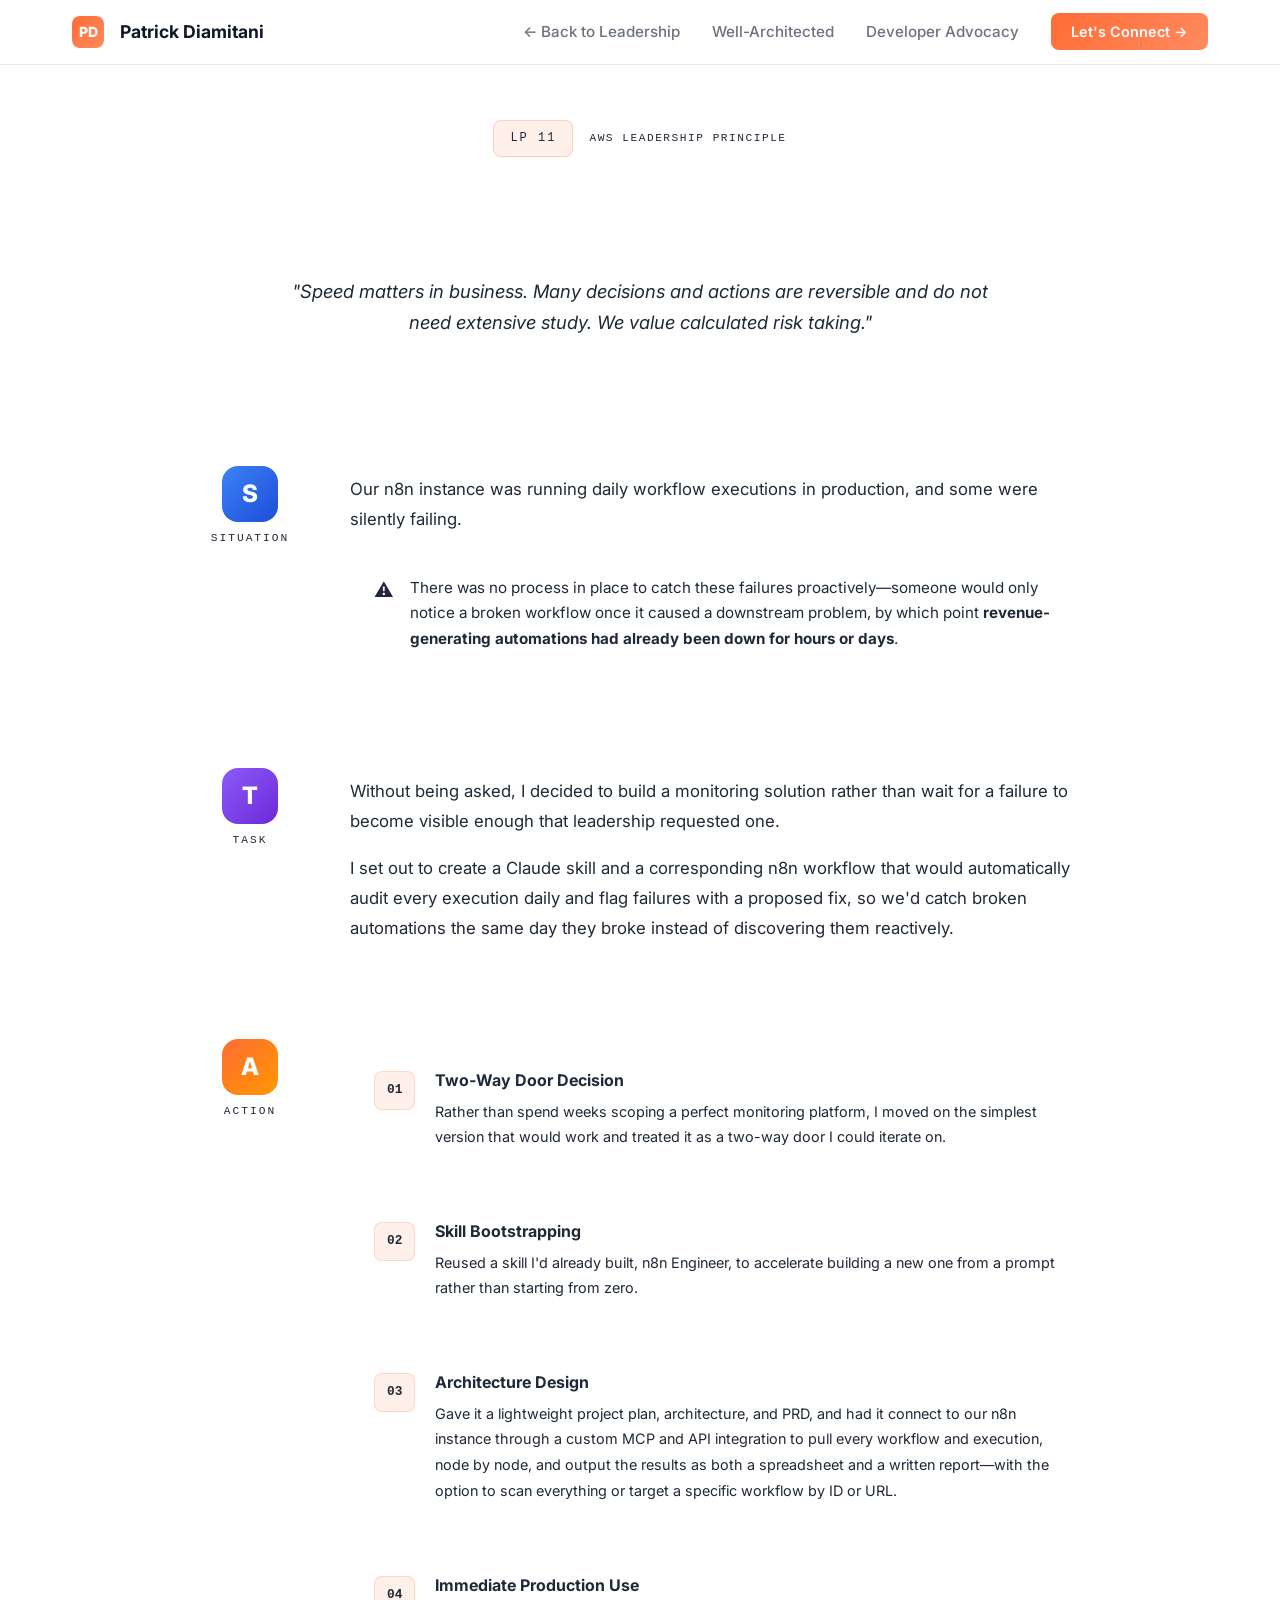
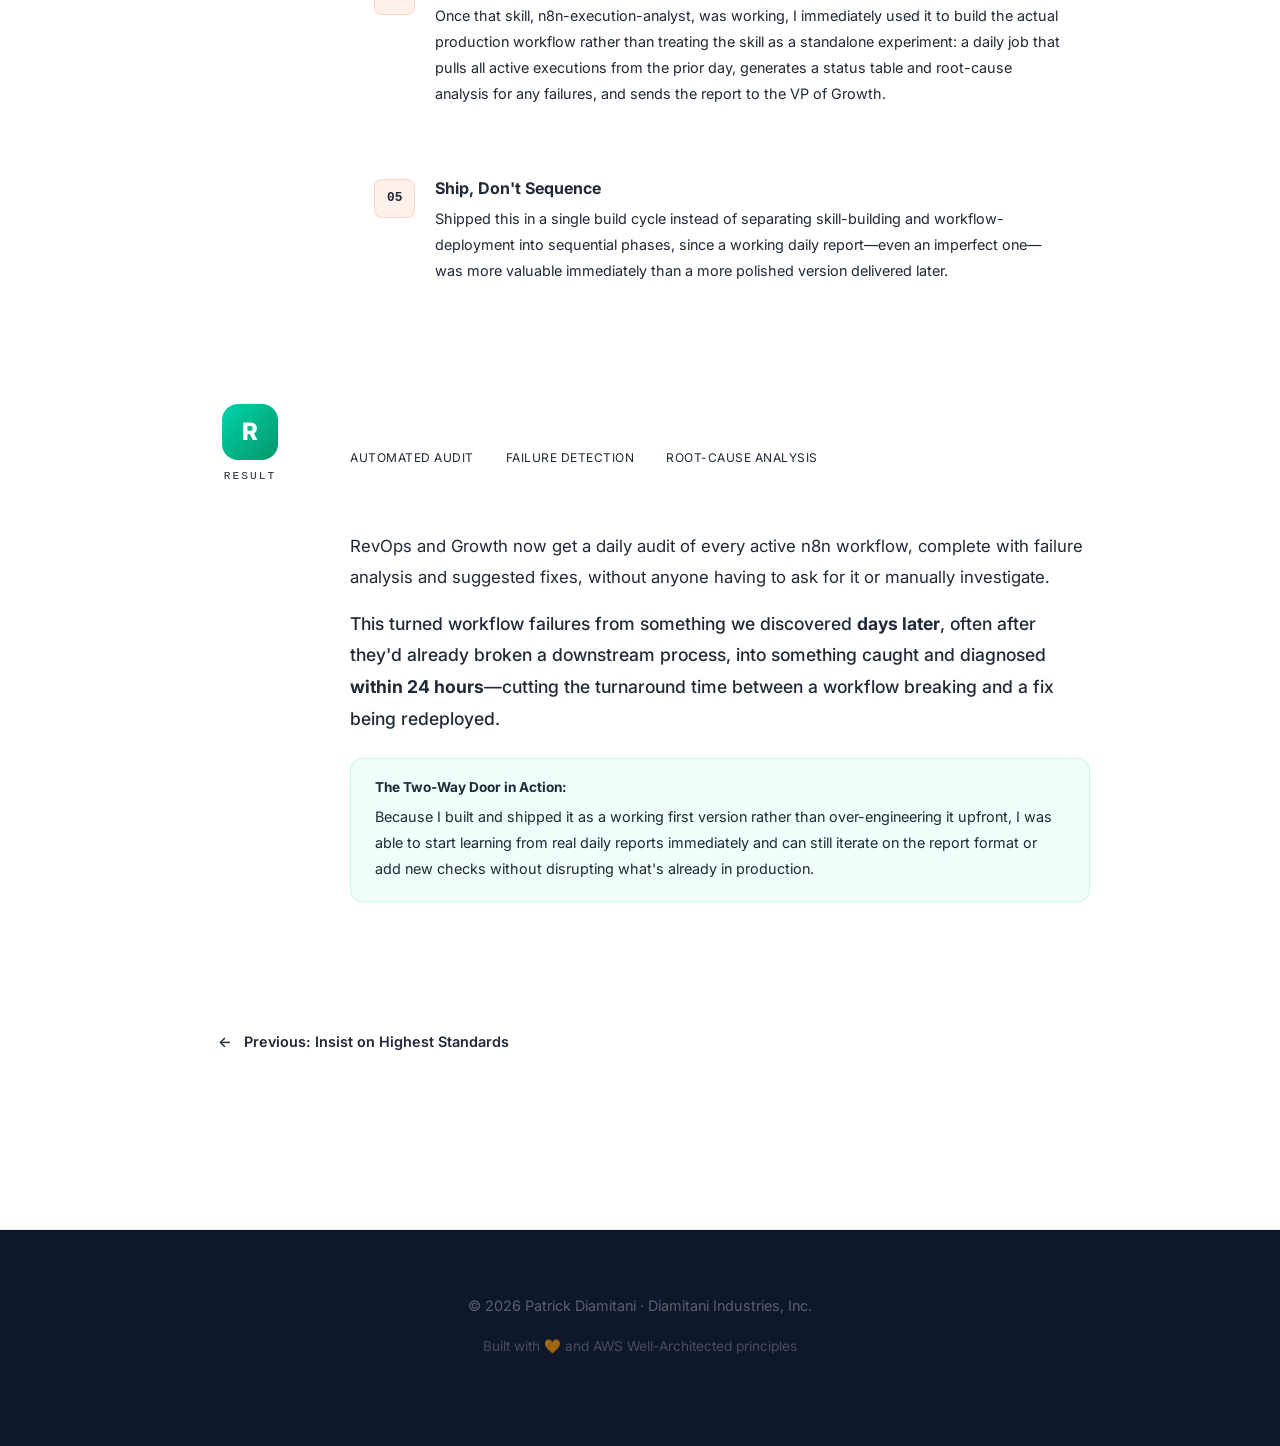
<file: pages/leadership/bias-for-action.html>
<!DOCTYPE html>
<html lang="en">
<head>
  <meta charset="UTF-8" />
  <meta name="viewport" content="width=device-width, initial-scale=1.0" />
  <title>Bias for Action — Patrick Diamitani | AWS Leadership Principles</title>
  <link rel="stylesheet" href="../../styles/main.css" />
  <link rel="stylesheet" href="../../styles/lp-detail.css" />
</head>
<body>

<div class="grid-bg" aria-hidden="true"></div>
<div class="noise-overlay" aria-hidden="true"></div>

<nav class="nav scrolled" role="navigation">
  <div class="nav-inner">
    <a href="../../index.html#lp" class="nav-logo">
      <div class="nav-logo-badge">PD</div>
      Patrick Diamitani
    </a>
    <ul class="nav-links">
      <li><a href="../../index.html#lp" class="nav-link">← Back to Leadership</a></li>
      <li><a href="../../index.html#waf" class="nav-link">Well-Architected</a></li>
      <li><a href="../developer-advocacy.html" class="nav-link">Developer Advocacy</a></li>
      <li><a href="../../index.html#contact" class="nav-cta">Let's Connect →</a></li>
    </ul>
  </div>
</nav>

<main class="lp-detail">
  <div class="container">

    <header class="lp-detail-header">
      <div class="lp-detail-badge">
        <span class="lp-badge-number">LP 11</span>
        <span class="lp-badge-aws">AWS Leadership Principle</span>
      </div>
      <h1 class="lp-detail-title">Bias for Action</h1>
      <p class="lp-detail-definition">
        <em>"Speed matters in business. Many decisions and actions are reversible and do not need extensive study. We value calculated risk taking."</em>
      </p>
    </header>

    <section class="star-breakdown">

      <article class="star-section star-situation">
        <div class="star-marker">
          <span class="star-letter">S</span>
          <span class="star-word">Situation</span>
        </div>
        <div class="star-content">
          <p>Our n8n instance was running daily workflow executions in production, and some were silently failing.</p>
          <div class="star-insight">
            <span class="insight-icon">⚠️</span>
            <span>There was no process in place to catch these failures proactively—someone would only notice a broken workflow once it caused a downstream problem, by which point <strong>revenue-generating automations had already been down for hours or days</strong>.</span>
          </div>
        </div>
      </article>

      <article class="star-section star-task">
        <div class="star-marker">
          <span class="star-letter">T</span>
          <span class="star-word">Task</span>
        </div>
        <div class="star-content">
          <p>Without being asked, I decided to build a monitoring solution rather than wait for a failure to become visible enough that leadership requested one.</p>
          <p>I set out to create a Claude skill and a corresponding n8n workflow that would automatically audit every execution daily and flag failures with a proposed fix, so we'd catch broken automations the same day they broke instead of discovering them reactively.</p>
        </div>
      </article>

      <article class="star-section star-action">
        <div class="star-marker">
          <span class="star-letter">A</span>
          <span class="star-word">Action</span>
        </div>
        <div class="star-content">
          <div class="action-steps">
            <div class="action-step">
              <span class="step-number">01</span>
              <div class="step-content">
                <h4>Two-Way Door Decision</h4>
                <p>Rather than spend weeks scoping a perfect monitoring platform, I moved on the simplest version that would work and treated it as a two-way door I could iterate on.</p>
              </div>
            </div>
            <div class="action-step">
              <span class="step-number">02</span>
              <div class="step-content">
                <h4>Skill Bootstrapping</h4>
                <p>Reused a skill I'd already built, n8n Engineer, to accelerate building a new one from a prompt rather than starting from zero.</p>
              </div>
            </div>
            <div class="action-step">
              <span class="step-number">03</span>
              <div class="step-content">
                <h4>Architecture Design</h4>
                <p>Gave it a lightweight project plan, architecture, and PRD, and had it connect to our n8n instance through a custom MCP and API integration to pull every workflow and execution, node by node, and output the results as both a spreadsheet and a written report—with the option to scan everything or target a specific workflow by ID or URL.</p>
              </div>
            </div>
            <div class="action-step">
              <span class="step-number">04</span>
              <div class="step-content">
                <h4>Immediate Production Use</h4>
                <p>Once that skill, n8n-execution-analyst, was working, I immediately used it to build the actual production workflow rather than treating the skill as a standalone experiment: a daily job that pulls all active executions from the prior day, generates a status table and root-cause analysis for any failures, and sends the report to the VP of Growth.</p>
              </div>
            </div>
            <div class="action-step">
              <span class="step-number">05</span>
              <div class="step-content">
                <h4>Ship, Don't Sequence</h4>
                <p>Shipped this in a single build cycle instead of separating skill-building and workflow-deployment into sequential phases, since a working daily report—even an imperfect one—was more valuable immediately than a more polished version delivered later.</p>
              </div>
            </div>
          </div>
        </div>
      </article>

      <article class="star-section star-result">
        <div class="star-marker">
          <span class="star-letter">R</span>
          <span class="star-word">Result</span>
        </div>
        <div class="star-content">
          <div class="result-highlight">
            <div class="result-metric">
              <span class="metric-value">Daily</span>
              <span class="metric-label">Automated Audit</span>
            </div>
            <div class="result-metric">
              <span class="metric-value">&lt;24h</span>
              <span class="metric-label">Failure Detection</span>
            </div>
            <div class="result-metric">
              <span class="metric-value">Auto</span>
              <span class="metric-label">Root-Cause Analysis</span>
            </div>
          </div>
          <p>RevOps and Growth now get a daily audit of every active n8n workflow, complete with failure analysis and suggested fixes, without anyone having to ask for it or manually investigate.</p>
          <p class="result-impact">This turned workflow failures from something we discovered <strong>days later</strong>, often after they'd already broken a downstream process, into something caught and diagnosed <strong>within 24 hours</strong>—cutting the turnaround time between a workflow breaking and a fix being redeployed.</p>
          <div class="result-example">
            <h4>The Two-Way Door in Action:</h4>
            <p>Because I built and shipped it as a working first version rather than over-engineering it upfront, I was able to start learning from real daily reports immediately and can still iterate on the report format or add new checks without disrupting what's already in production.</p>
          </div>
        </div>
      </article>

    </section>


    <nav class="lp-nav">
      <a href="highest-standards.html" class="lp-nav-btn">
        <span>←</span> Previous: Insist on Highest Standards
      </a>
      <a href="../../index.html#lp" class="lp-nav-btn lp-nav-next">
        View All Principles <span>→</span>
      </a>
    </nav>

  </div>
</main>

<footer class="footer">
  <div class="container">
    <div class="footer-inner">
      <p class="footer-text">© 2026 Patrick Diamitani · Diamitani Industries, Inc.</p>
      <p class="footer-made-with">Built with 🧡 and AWS Well-Architected principles</p>
    </div>
  </div>
</footer>

<script src="../../scripts/main.js"></script>
</body>
</html>
</file>
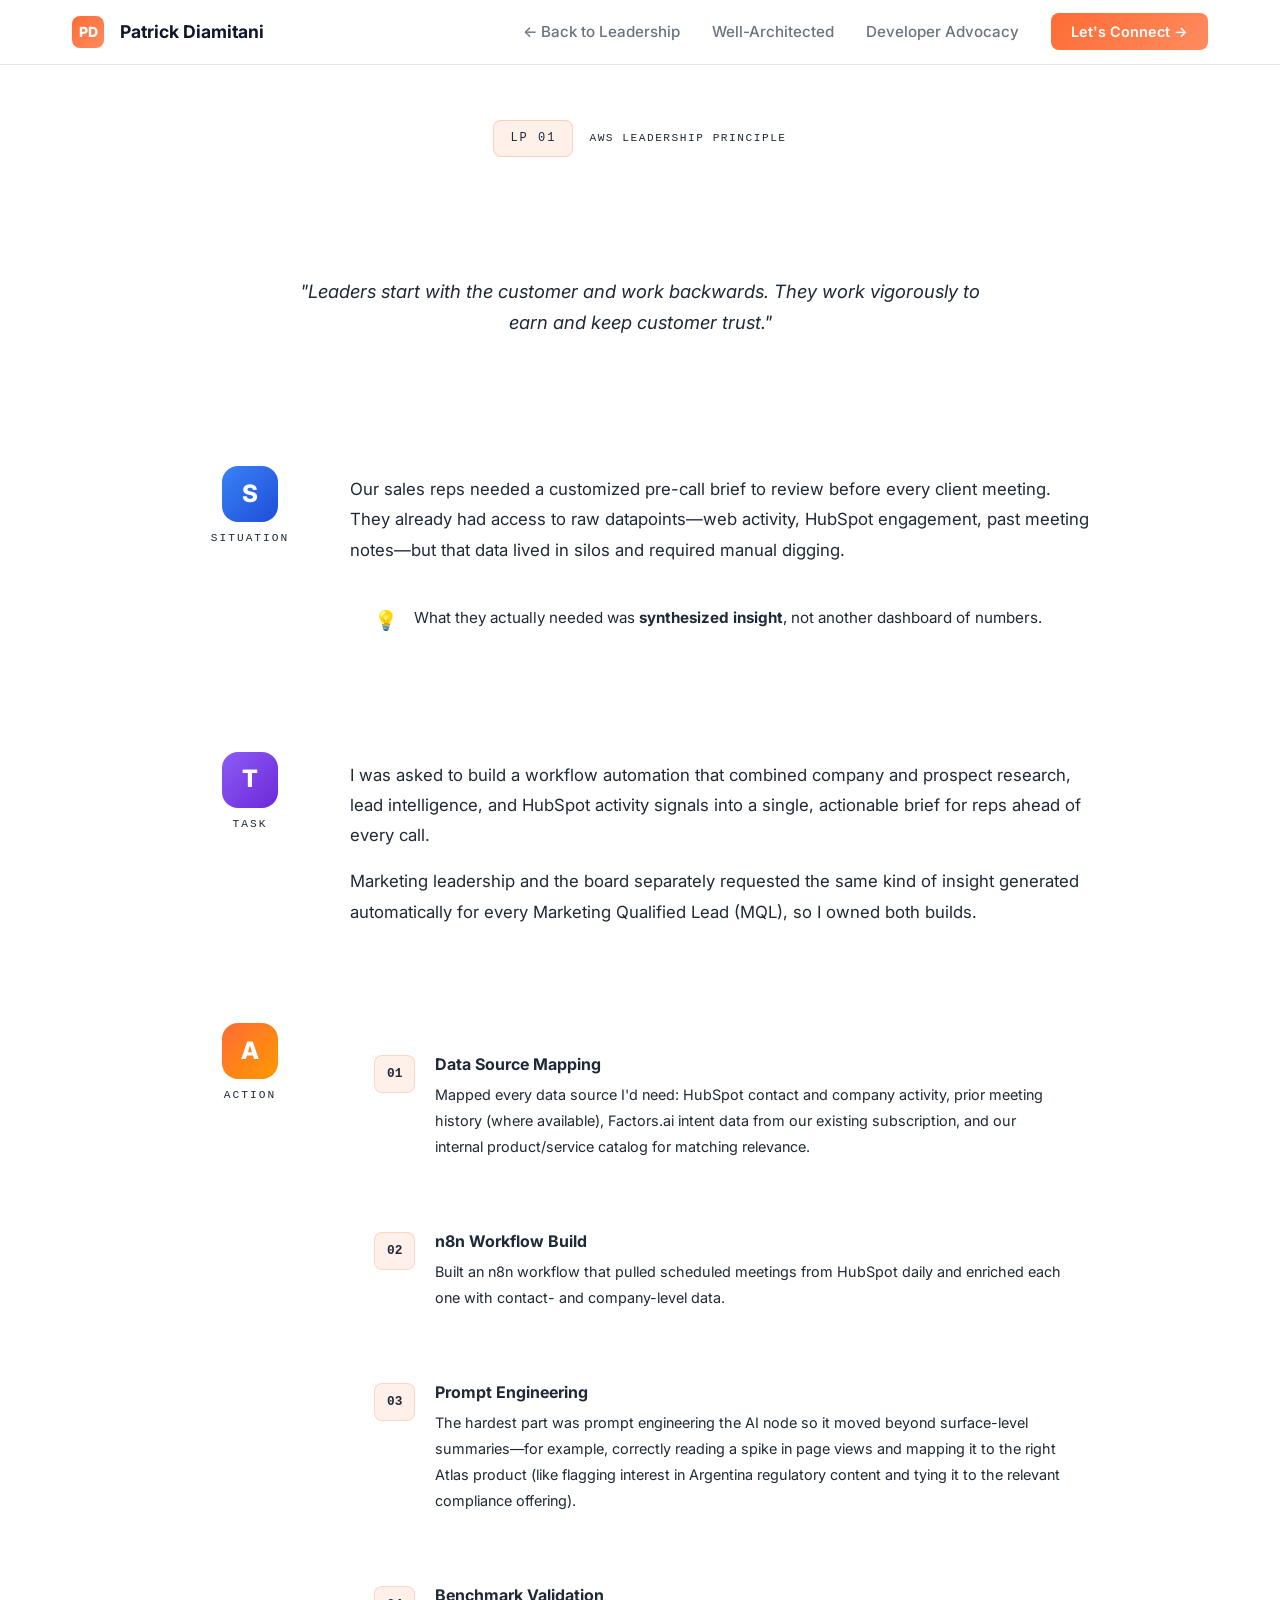
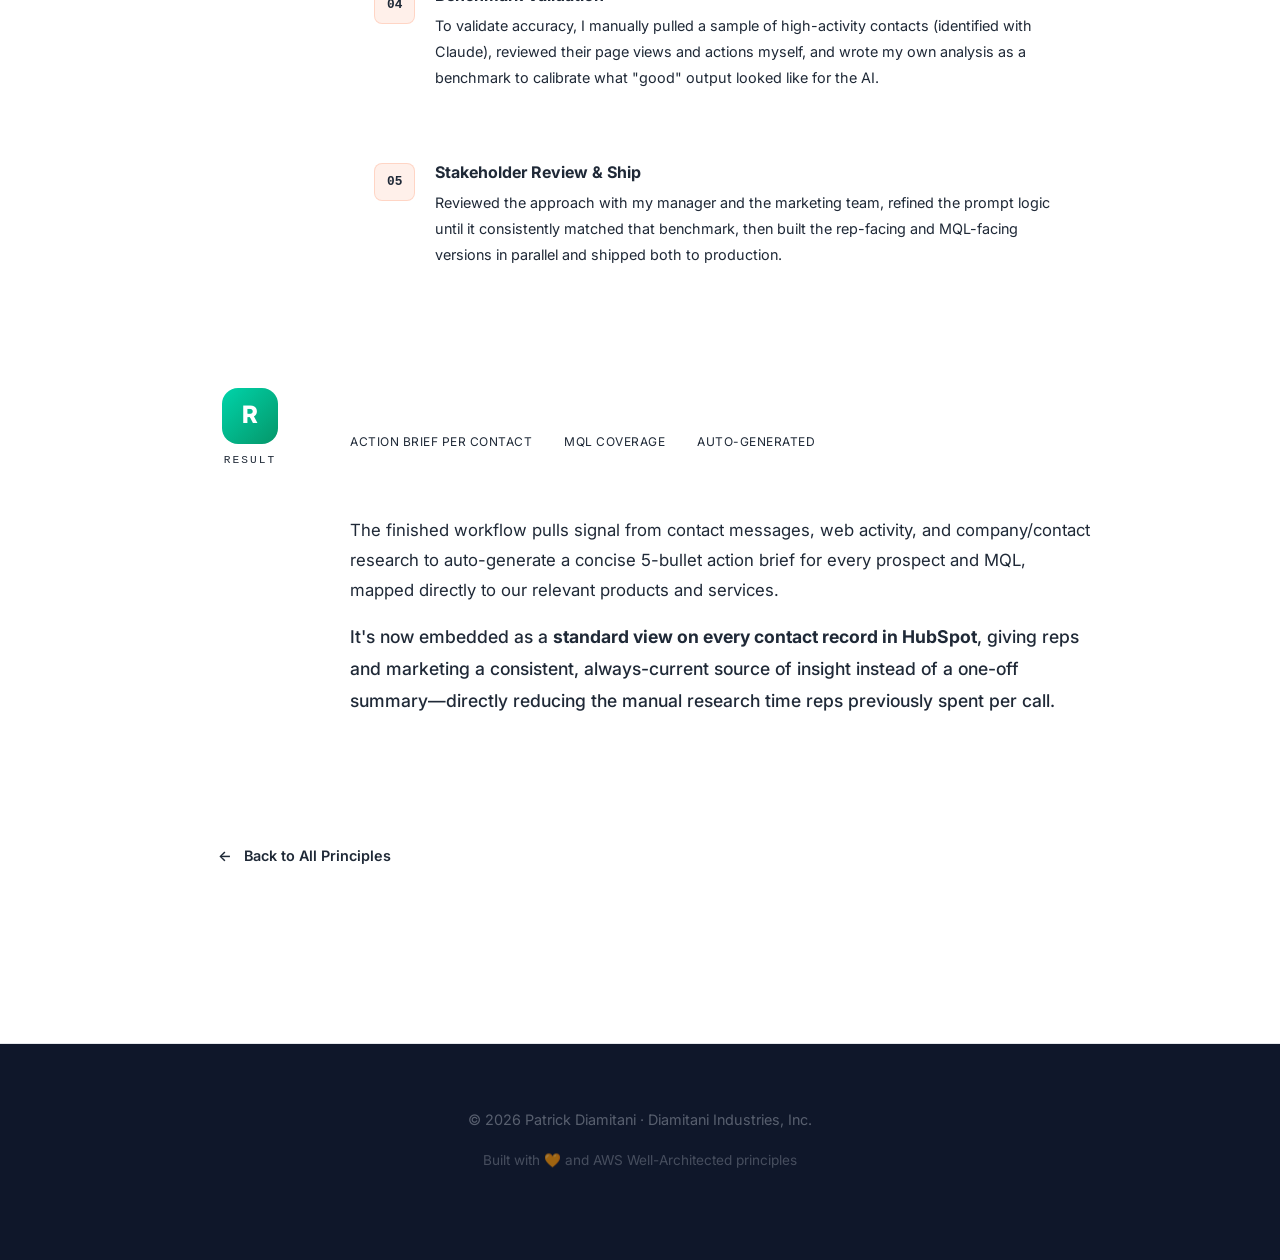
<file: pages/leadership/customer-obsession.html>
<!DOCTYPE html>
<html lang="en">
<head>
  <meta charset="UTF-8" />
  <meta name="viewport" content="width=device-width, initial-scale=1.0" />
  <title>Customer Obsession — Patrick Diamitani | AWS Leadership Principles</title>
  <link rel="stylesheet" href="../../styles/main.css" />
  <link rel="stylesheet" href="../../styles/lp-detail.css" />
</head>
<body>

<div class="grid-bg" aria-hidden="true"></div>
<div class="noise-overlay" aria-hidden="true"></div>

<nav class="nav scrolled" role="navigation">
  <div class="nav-inner">
    <a href="../../index.html#lp" class="nav-logo">
      <div class="nav-logo-badge">PD</div>
      Patrick Diamitani
    </a>
    <ul class="nav-links">
      <li><a href="../../index.html#lp" class="nav-link">← Back to Leadership</a></li>
      <li><a href="../../index.html#waf" class="nav-link">Well-Architected</a></li>
      <li><a href="../developer-advocacy.html" class="nav-link">Developer Advocacy</a></li>
      <li><a href="../../index.html#contact" class="nav-cta">Let's Connect →</a></li>
    </ul>
  </div>
</nav>

<main class="lp-detail">
  <div class="container">

    <!-- Header -->
    <header class="lp-detail-header">
      <div class="lp-detail-badge">
        <span class="lp-badge-number">LP 01</span>
        <span class="lp-badge-aws">AWS Leadership Principle</span>
      </div>
      <h1 class="lp-detail-title">Customer Obsession</h1>
      <p class="lp-detail-definition">
        <em>"Leaders start with the customer and work backwards. They work vigorously to earn and keep customer trust."</em>
      </p>
    </header>

    <!-- STAR Format Breakdown -->
    <section class="star-breakdown">

      <article class="star-section star-situation">
        <div class="star-marker">
          <span class="star-letter">S</span>
          <span class="star-word">Situation</span>
        </div>
        <div class="star-content">
          <p>Our sales reps needed a customized pre-call brief to review before every client meeting. They already had access to raw datapoints—web activity, HubSpot engagement, past meeting notes—but that data lived in silos and required manual digging.</p>
          <div class="star-insight">
            <span class="insight-icon">💡</span>
            <span>What they actually needed was <strong>synthesized insight</strong>, not another dashboard of numbers.</span>
          </div>
        </div>
      </article>

      <article class="star-section star-task">
        <div class="star-marker">
          <span class="star-letter">T</span>
          <span class="star-word">Task</span>
        </div>
        <div class="star-content">
          <p>I was asked to build a workflow automation that combined company and prospect research, lead intelligence, and HubSpot activity signals into a single, actionable brief for reps ahead of every call.</p>
          <p>Marketing leadership and the board separately requested the same kind of insight generated automatically for every Marketing Qualified Lead (MQL), so I owned both builds.</p>
        </div>
      </article>

      <article class="star-section star-action">
        <div class="star-marker">
          <span class="star-letter">A</span>
          <span class="star-word">Action</span>
        </div>
        <div class="star-content">
          <div class="action-steps">
            <div class="action-step">
              <span class="step-number">01</span>
              <div class="step-content">
                <h4>Data Source Mapping</h4>
                <p>Mapped every data source I'd need: HubSpot contact and company activity, prior meeting history (where available), Factors.ai intent data from our existing subscription, and our internal product/service catalog for matching relevance.</p>
              </div>
            </div>
            <div class="action-step">
              <span class="step-number">02</span>
              <div class="step-content">
                <h4>n8n Workflow Build</h4>
                <p>Built an n8n workflow that pulled scheduled meetings from HubSpot daily and enriched each one with contact- and company-level data.</p>
              </div>
            </div>
            <div class="action-step">
              <span class="step-number">03</span>
              <div class="step-content">
                <h4>Prompt Engineering</h4>
                <p>The hardest part was prompt engineering the AI node so it moved beyond surface-level summaries—for example, correctly reading a spike in page views and mapping it to the right Atlas product (like flagging interest in Argentina regulatory content and tying it to the relevant compliance offering).</p>
              </div>
            </div>
            <div class="action-step">
              <span class="step-number">04</span>
              <div class="step-content">
                <h4>Benchmark Validation</h4>
                <p>To validate accuracy, I manually pulled a sample of high-activity contacts (identified with Claude), reviewed their page views and actions myself, and wrote my own analysis as a benchmark to calibrate what "good" output looked like for the AI.</p>
              </div>
            </div>
            <div class="action-step">
              <span class="step-number">05</span>
              <div class="step-content">
                <h4>Stakeholder Review & Ship</h4>
                <p>Reviewed the approach with my manager and the marketing team, refined the prompt logic until it consistently matched that benchmark, then built the rep-facing and MQL-facing versions in parallel and shipped both to production.</p>
              </div>
            </div>
          </div>
        </div>
      </article>

      <article class="star-section star-result">
        <div class="star-marker">
          <span class="star-letter">R</span>
          <span class="star-word">Result</span>
        </div>
        <div class="star-content">
          <div class="result-highlight">
            <div class="result-metric">
              <span class="metric-value">5-bullet</span>
              <span class="metric-label">Action Brief Per Contact</span>
            </div>
            <div class="result-metric">
              <span class="metric-value">100%</span>
              <span class="metric-label">MQL Coverage</span>
            </div>
            <div class="result-metric">
              <span class="metric-value">Daily</span>
              <span class="metric-label">Auto-Generated</span>
            </div>
          </div>
          <p>The finished workflow pulls signal from contact messages, web activity, and company/contact research to auto-generate a concise 5-bullet action brief for every prospect and MQL, mapped directly to our relevant products and services.</p>
          <p class="result-impact">It's now embedded as a <strong>standard view on every contact record in HubSpot</strong>, giving reps and marketing a consistent, always-current source of insight instead of a one-off summary—directly reducing the manual research time reps previously spent per call.</p>
        </div>
      </article>

    </section>

    <!-- Navigation -->
    <nav class="lp-nav">
      <a href="../../index.html#lp" class="lp-nav-btn">
        <span>←</span> Back to All Principles
      </a>
      <a href="ownership.html" class="lp-nav-btn lp-nav-next">
        Next: Ownership <span>→</span>
      </a>
    </nav>

  </div>
</main>

<footer class="footer">
  <div class="container">
    <div class="footer-inner">
      <p class="footer-text">© 2026 Patrick Diamitani · Diamitani Industries, Inc.</p>
      <p class="footer-made-with">Built with 🧡 and AWS Well-Architected principles</p>
    </div>
  </div>
</footer>

<script src="../../scripts/main.js"></script>
</body>
</html>
</file>
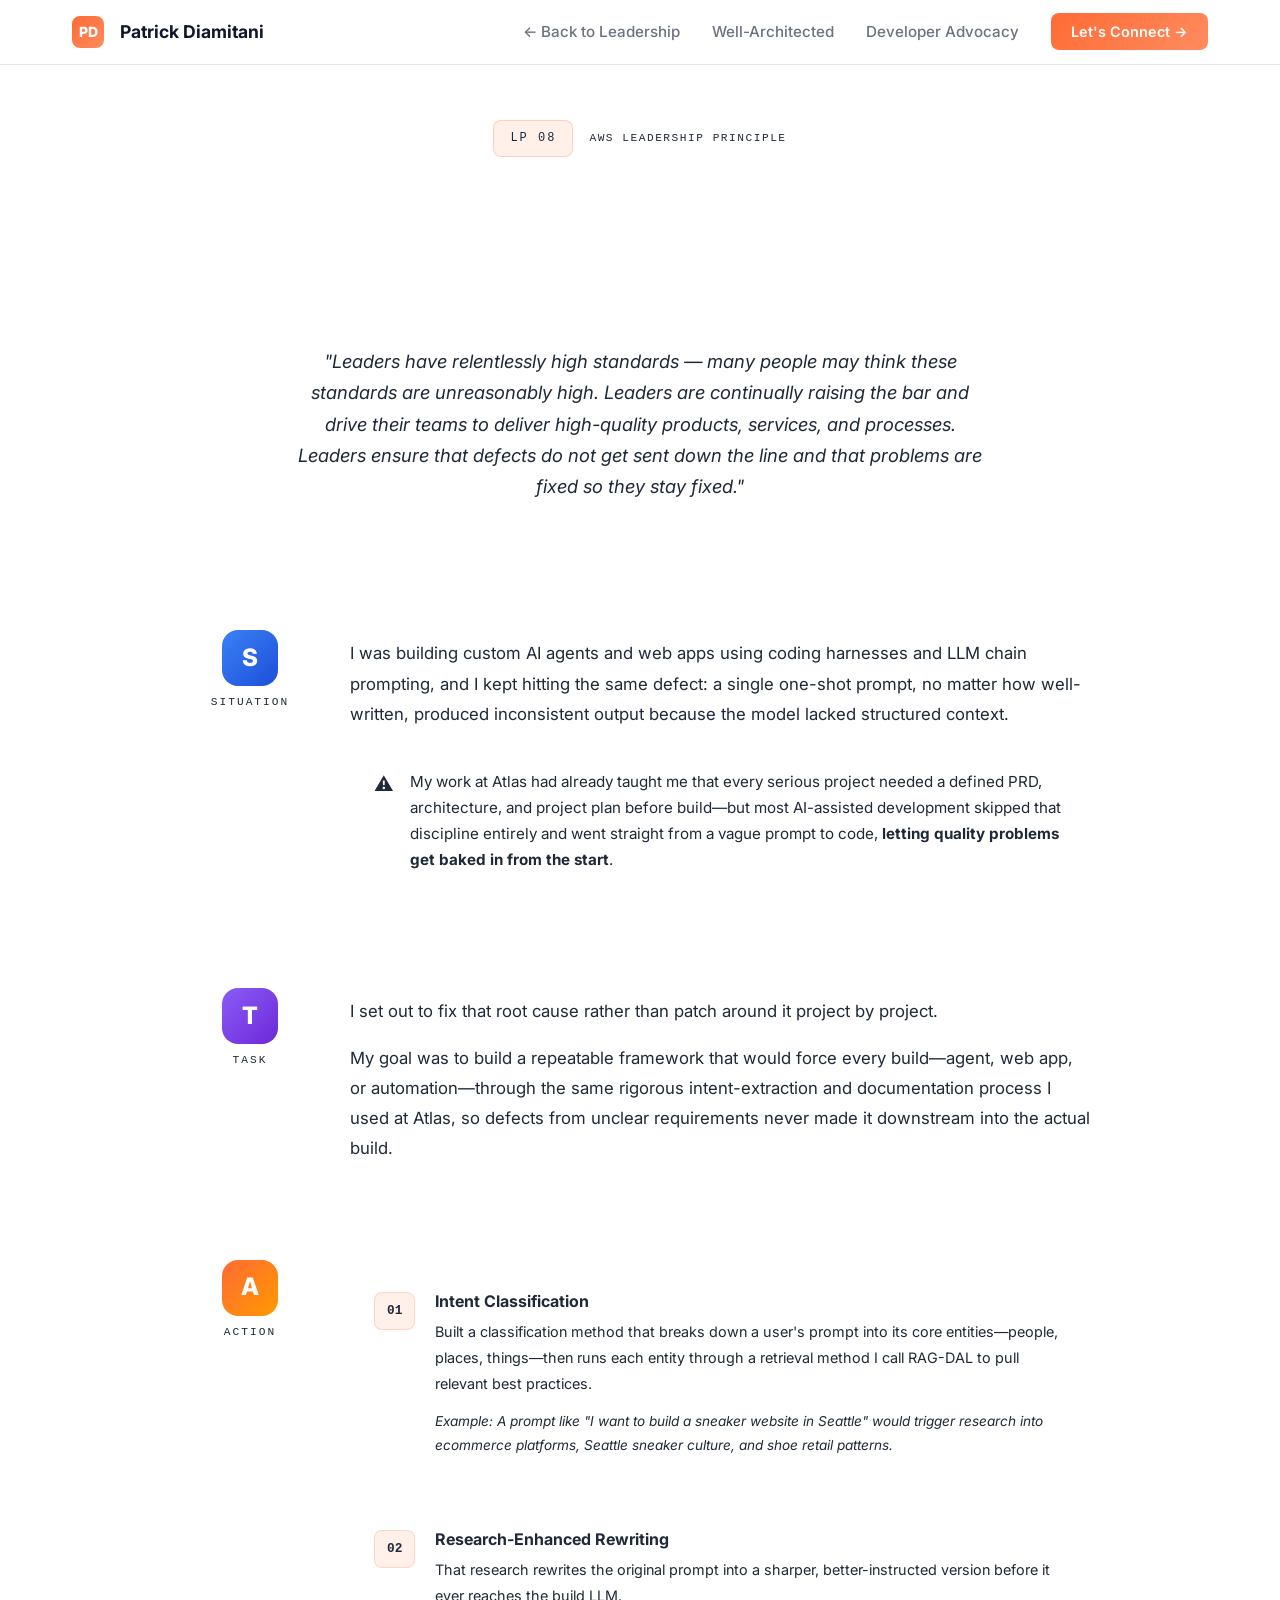
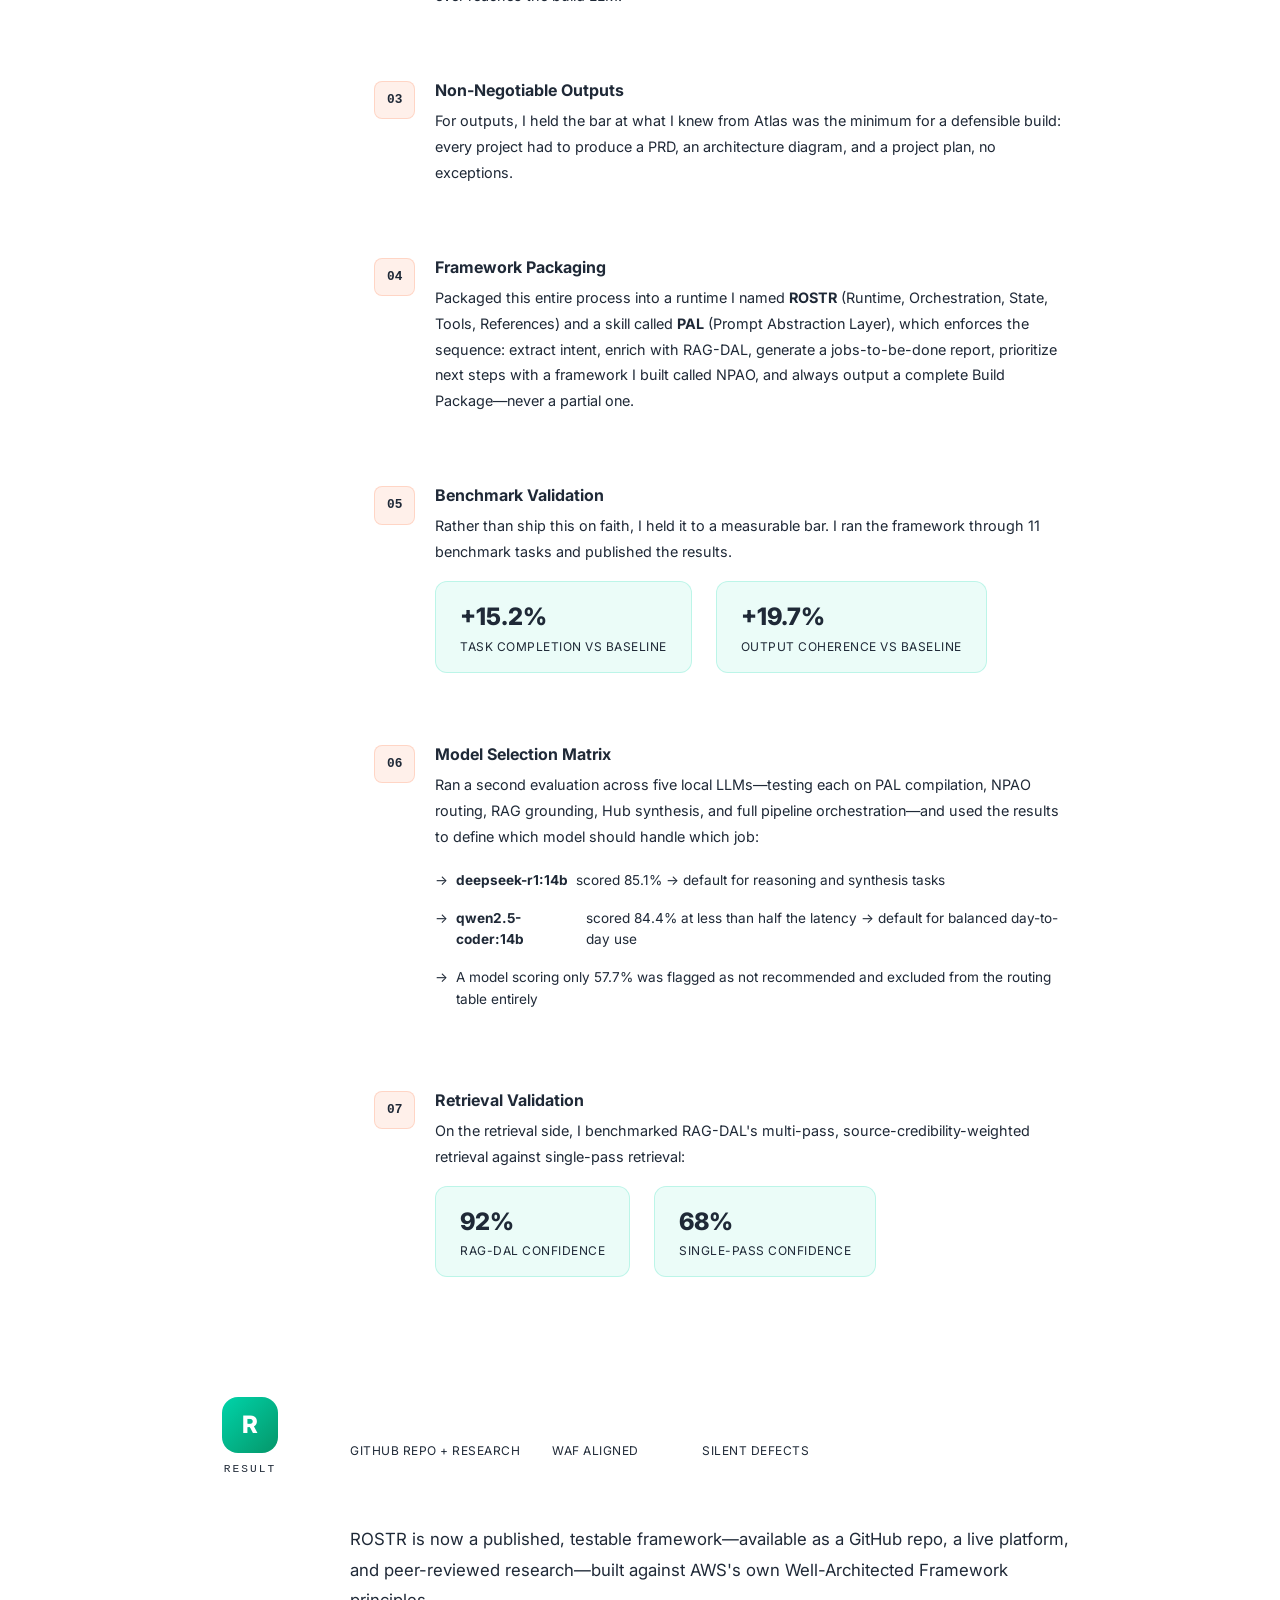
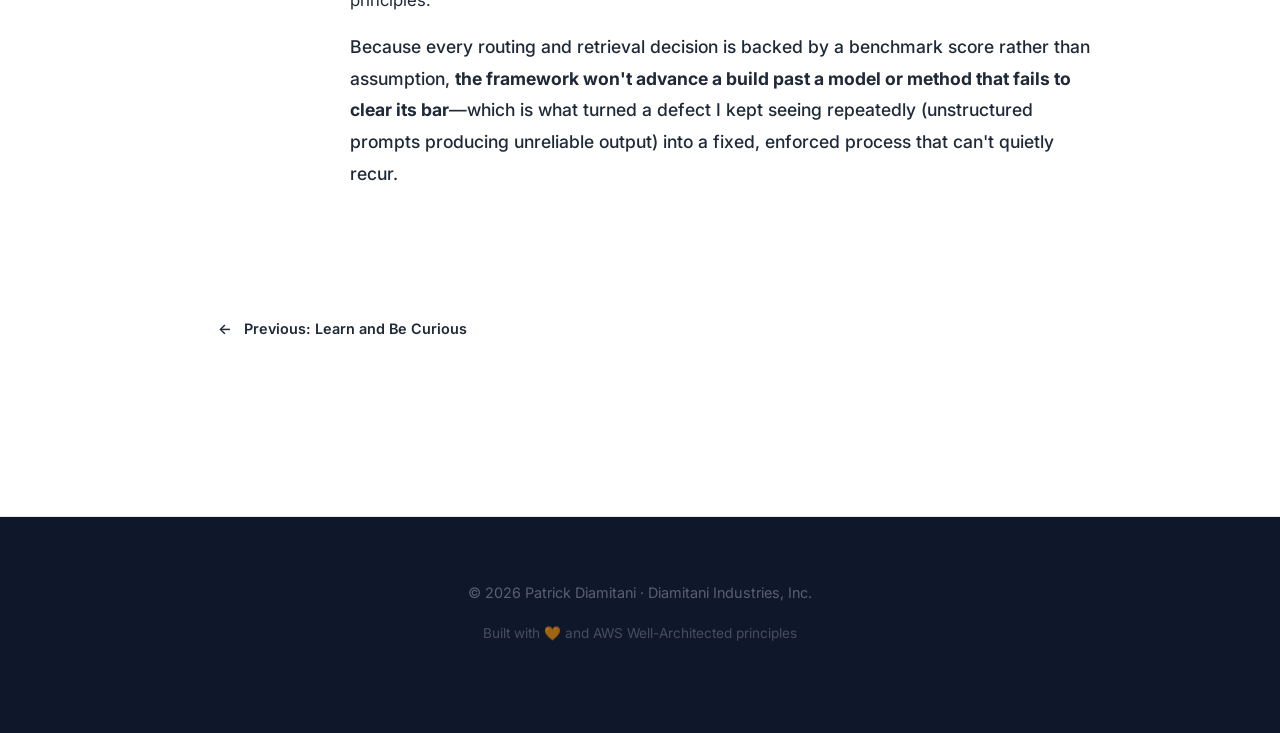
<file: pages/leadership/highest-standards.html>
<!DOCTYPE html>
<html lang="en">
<head>
  <meta charset="UTF-8" />
  <meta name="viewport" content="width=device-width, initial-scale=1.0" />
  <title>Insist on the Highest Standards — Patrick Diamitani | AWS Leadership Principles</title>
  <link rel="stylesheet" href="../../styles/main.css" />
  <link rel="stylesheet" href="../../styles/lp-detail.css" />
</head>
<body>

<div class="grid-bg" aria-hidden="true"></div>
<div class="noise-overlay" aria-hidden="true"></div>

<nav class="nav scrolled" role="navigation">
  <div class="nav-inner">
    <a href="../../index.html#lp" class="nav-logo">
      <div class="nav-logo-badge">PD</div>
      Patrick Diamitani
    </a>
    <ul class="nav-links">
      <li><a href="../../index.html#lp" class="nav-link">← Back to Leadership</a></li>
      <li><a href="../../index.html#waf" class="nav-link">Well-Architected</a></li>
      <li><a href="../developer-advocacy.html" class="nav-link">Developer Advocacy</a></li>
      <li><a href="../../index.html#contact" class="nav-cta">Let's Connect →</a></li>
    </ul>
  </div>
</nav>

<main class="lp-detail">
  <div class="container">

    <header class="lp-detail-header">
      <div class="lp-detail-badge">
        <span class="lp-badge-number">LP 08</span>
        <span class="lp-badge-aws">AWS Leadership Principle</span>
      </div>
      <h1 class="lp-detail-title">Insist on the Highest Standards</h1>
      <p class="lp-detail-definition">
        <em>"Leaders have relentlessly high standards — many people may think these standards are unreasonably high. Leaders are continually raising the bar and drive their teams to deliver high-quality products, services, and processes. Leaders ensure that defects do not get sent down the line and that problems are fixed so they stay fixed."</em>
      </p>
    </header>

    <section class="star-breakdown">

      <article class="star-section star-situation">
        <div class="star-marker">
          <span class="star-letter">S</span>
          <span class="star-word">Situation</span>
        </div>
        <div class="star-content">
          <p>I was building custom AI agents and web apps using coding harnesses and LLM chain prompting, and I kept hitting the same defect: a single one-shot prompt, no matter how well-written, produced inconsistent output because the model lacked structured context.</p>
          <div class="star-insight">
            <span class="insight-icon">⚠️</span>
            <span>My work at Atlas had already taught me that every serious project needed a defined PRD, architecture, and project plan before build—but most AI-assisted development skipped that discipline entirely and went straight from a vague prompt to code, <strong>letting quality problems get baked in from the start</strong>.</span>
          </div>
        </div>
      </article>

      <article class="star-section star-task">
        <div class="star-marker">
          <span class="star-letter">T</span>
          <span class="star-word">Task</span>
        </div>
        <div class="star-content">
          <p>I set out to fix that root cause rather than patch around it project by project.</p>
          <p>My goal was to build a repeatable framework that would force every build—agent, web app, or automation—through the same rigorous intent-extraction and documentation process I used at Atlas, so defects from unclear requirements never made it downstream into the actual build.</p>
        </div>
      </article>

      <article class="star-section star-action">
        <div class="star-marker">
          <span class="star-letter">A</span>
          <span class="star-word">Action</span>
        </div>
        <div class="star-content">
          <div class="action-steps">
            <div class="action-step">
              <span class="step-number">01</span>
              <div class="step-content">
                <h4>Intent Classification</h4>
                <p>Built a classification method that breaks down a user's prompt into its core entities—people, places, things—then runs each entity through a retrieval method I call RAG-DAL to pull relevant best practices.</p>
                <p class="example-note">Example: A prompt like "I want to build a sneaker website in Seattle" would trigger research into ecommerce platforms, Seattle sneaker culture, and shoe retail patterns.</p>
              </div>
            </div>
            <div class="action-step">
              <span class="step-number">02</span>
              <div class="step-content">
                <h4>Research-Enhanced Rewriting</h4>
                <p>That research rewrites the original prompt into a sharper, better-instructed version before it ever reaches the build LLM.</p>
              </div>
            </div>
            <div class="action-step">
              <span class="step-number">03</span>
              <div class="step-content">
                <h4>Non-Negotiable Outputs</h4>
                <p>For outputs, I held the bar at what I knew from Atlas was the minimum for a defensible build: every project had to produce a PRD, an architecture diagram, and a project plan, no exceptions.</p>
              </div>
            </div>
            <div class="action-step">
              <span class="step-number">04</span>
              <div class="step-content">
                <h4>Framework Packaging</h4>
                <p>Packaged this entire process into a runtime I named <strong>ROSTR</strong> (Runtime, Orchestration, State, Tools, References) and a skill called <strong>PAL</strong> (Prompt Abstraction Layer), which enforces the sequence: extract intent, enrich with RAG-DAL, generate a jobs-to-be-done report, prioritize next steps with a framework I built called NPAO, and always output a complete Build Package—never a partial one.</p>
              </div>
            </div>
            <div class="action-step">
              <span class="step-number">05</span>
              <div class="step-content">
                <h4>Benchmark Validation</h4>
                <p>Rather than ship this on faith, I held it to a measurable bar. I ran the framework through 11 benchmark tasks and published the results.</p>
                <div class="benchmark-results">
                  <div class="benchmark-item">
                    <span class="benchmark-value">+15.2%</span>
                    <span class="benchmark-label">Task Completion vs Baseline</span>
                  </div>
                  <div class="benchmark-item">
                    <span class="benchmark-value">+19.7%</span>
                    <span class="benchmark-label">Output Coherence vs Baseline</span>
                  </div>
                </div>
              </div>
            </div>
            <div class="action-step">
              <span class="step-number">06</span>
              <div class="step-content">
                <h4>Model Selection Matrix</h4>
                <p>Ran a second evaluation across five local LLMs—testing each on PAL compilation, NPAO routing, RAG grounding, Hub synthesis, and full pipeline orchestration—and used the results to define which model should handle which job:</p>
                <ul class="model-results">
                  <li><strong>deepseek-r1:14b</strong> scored 85.1% → default for reasoning and synthesis tasks</li>
                  <li><strong>qwen2.5-coder:14b</strong> scored 84.4% at less than half the latency → default for balanced day-to-day use</li>
                  <li>A model scoring only 57.7% was flagged as not recommended and excluded from the routing table entirely</li>
                </ul>
              </div>
            </div>
            <div class="action-step">
              <span class="step-number">07</span>
              <div class="step-content">
                <h4>Retrieval Validation</h4>
                <p>On the retrieval side, I benchmarked RAG-DAL's multi-pass, source-credibility-weighted retrieval against single-pass retrieval:</p>
                <div class="benchmark-results">
                  <div class="benchmark-item">
                    <span class="benchmark-value">92%</span>
                    <span class="benchmark-label">RAG-DAL Confidence</span>
                  </div>
                  <div class="benchmark-item">
                    <span class="benchmark-value">68%</span>
                    <span class="benchmark-label">Single-Pass Confidence</span>
                  </div>
                </div>
              </div>
            </div>
          </div>
        </div>
      </article>

      <article class="star-section star-result">
        <div class="star-marker">
          <span class="star-letter">R</span>
          <span class="star-word">Result</span>
        </div>
        <div class="star-content">
          <div class="result-highlight">
            <div class="result-metric">
              <span class="metric-value">Published</span>
              <span class="metric-label">GitHub Repo + Research</span>
            </div>
            <div class="result-metric">
              <span class="metric-value">6 Pillars</span>
              <span class="metric-label">WAF Aligned</span>
            </div>
            <div class="result-metric">
              <span class="metric-value">0</span>
              <span class="metric-label">Silent Defects</span>
            </div>
          </div>
          <p>ROSTR is now a published, testable framework—available as a GitHub repo, a live platform, and peer-reviewed research—built against AWS's own Well-Architected Framework principles.</p>
          <p class="result-impact">Because every routing and retrieval decision is backed by a benchmark score rather than assumption, <strong>the framework won't advance a build past a model or method that fails to clear its bar</strong>—which is what turned a defect I kept seeing repeatedly (unstructured prompts producing unreliable output) into a fixed, enforced process that can't quietly recur.</p>
        </div>
      </article>

    </section>


    <nav class="lp-nav">
      <a href="learn-be-curious.html" class="lp-nav-btn">
        <span>←</span> Previous: Learn and Be Curious
      </a>
      <a href="bias-for-action.html" class="lp-nav-btn lp-nav-next">
        Next: Bias for Action <span>→</span>
      </a>
    </nav>

  </div>
</main>

<footer class="footer">
  <div class="container">
    <div class="footer-inner">
      <p class="footer-text">© 2026 Patrick Diamitani · Diamitani Industries, Inc.</p>
      <p class="footer-made-with">Built with 🧡 and AWS Well-Architected principles</p>
    </div>
  </div>
</footer>

<script src="../../scripts/main.js"></script>
</body>
</html>
</file>
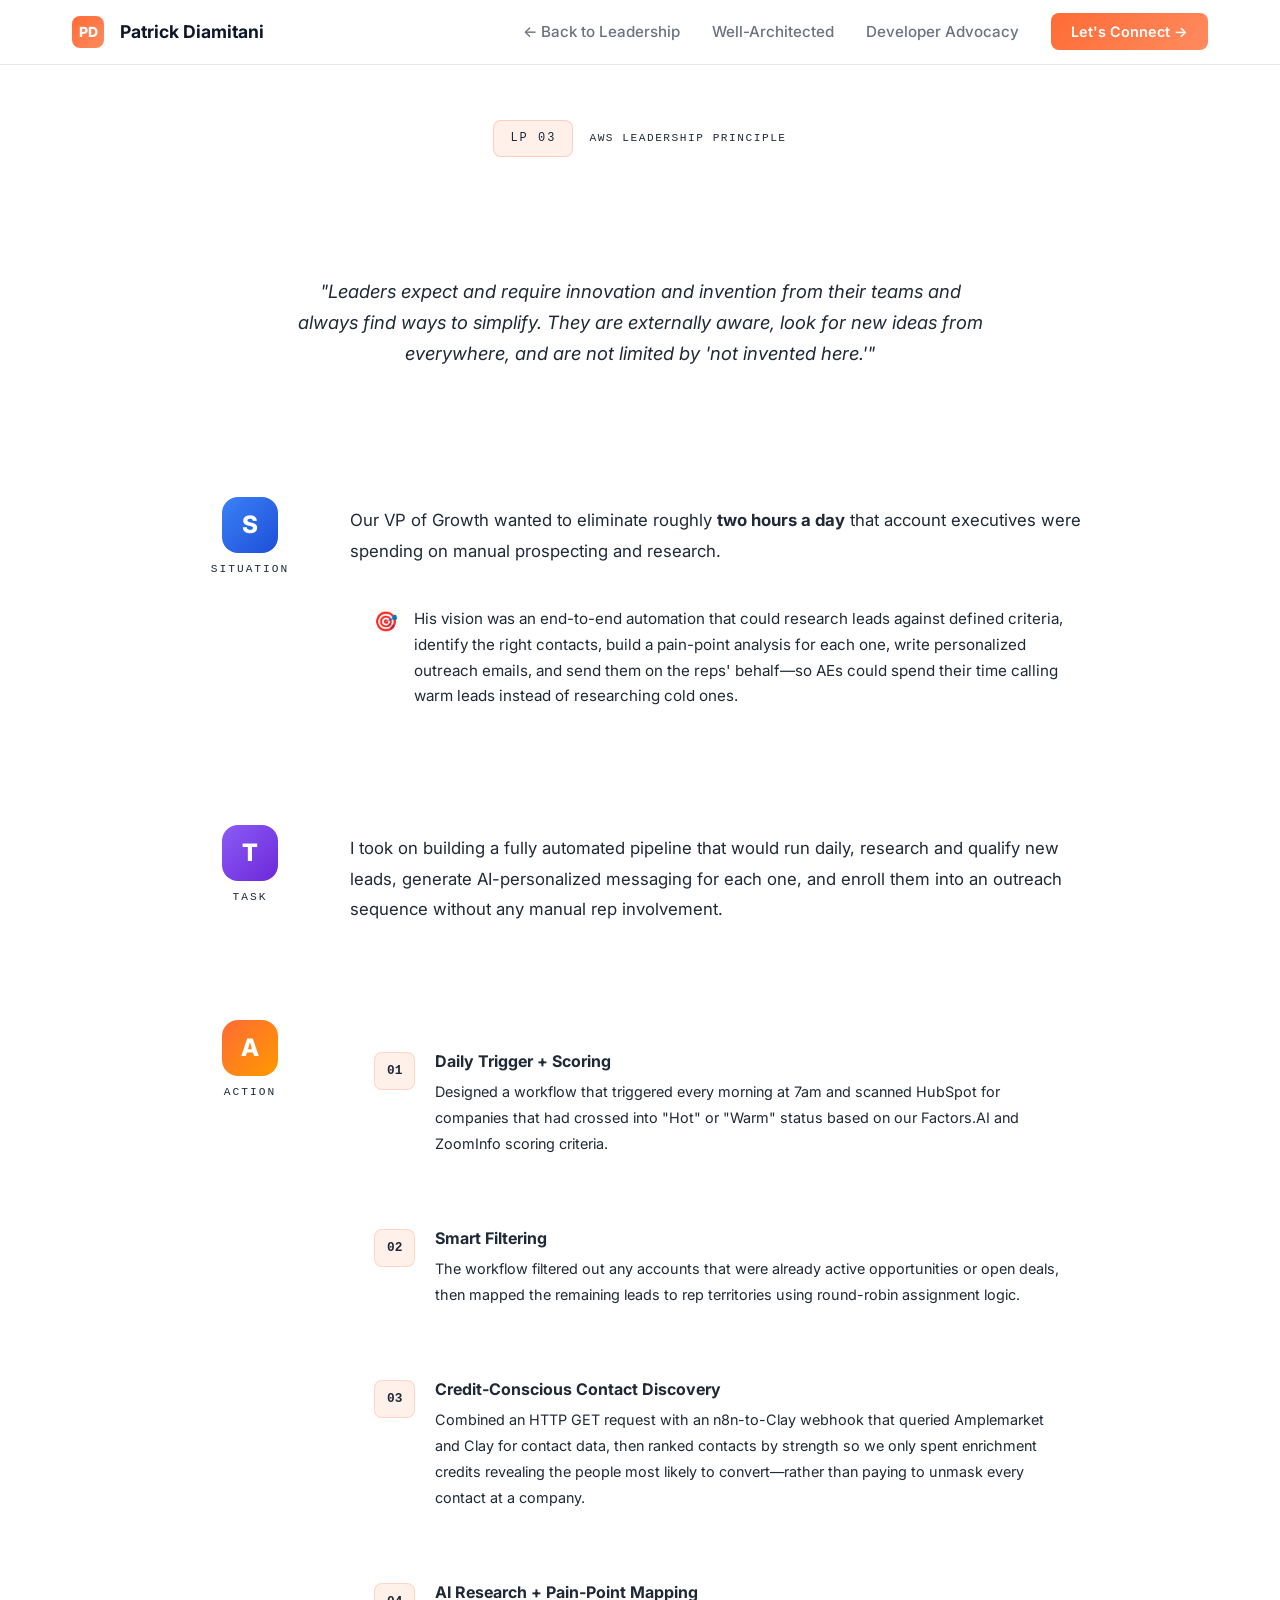
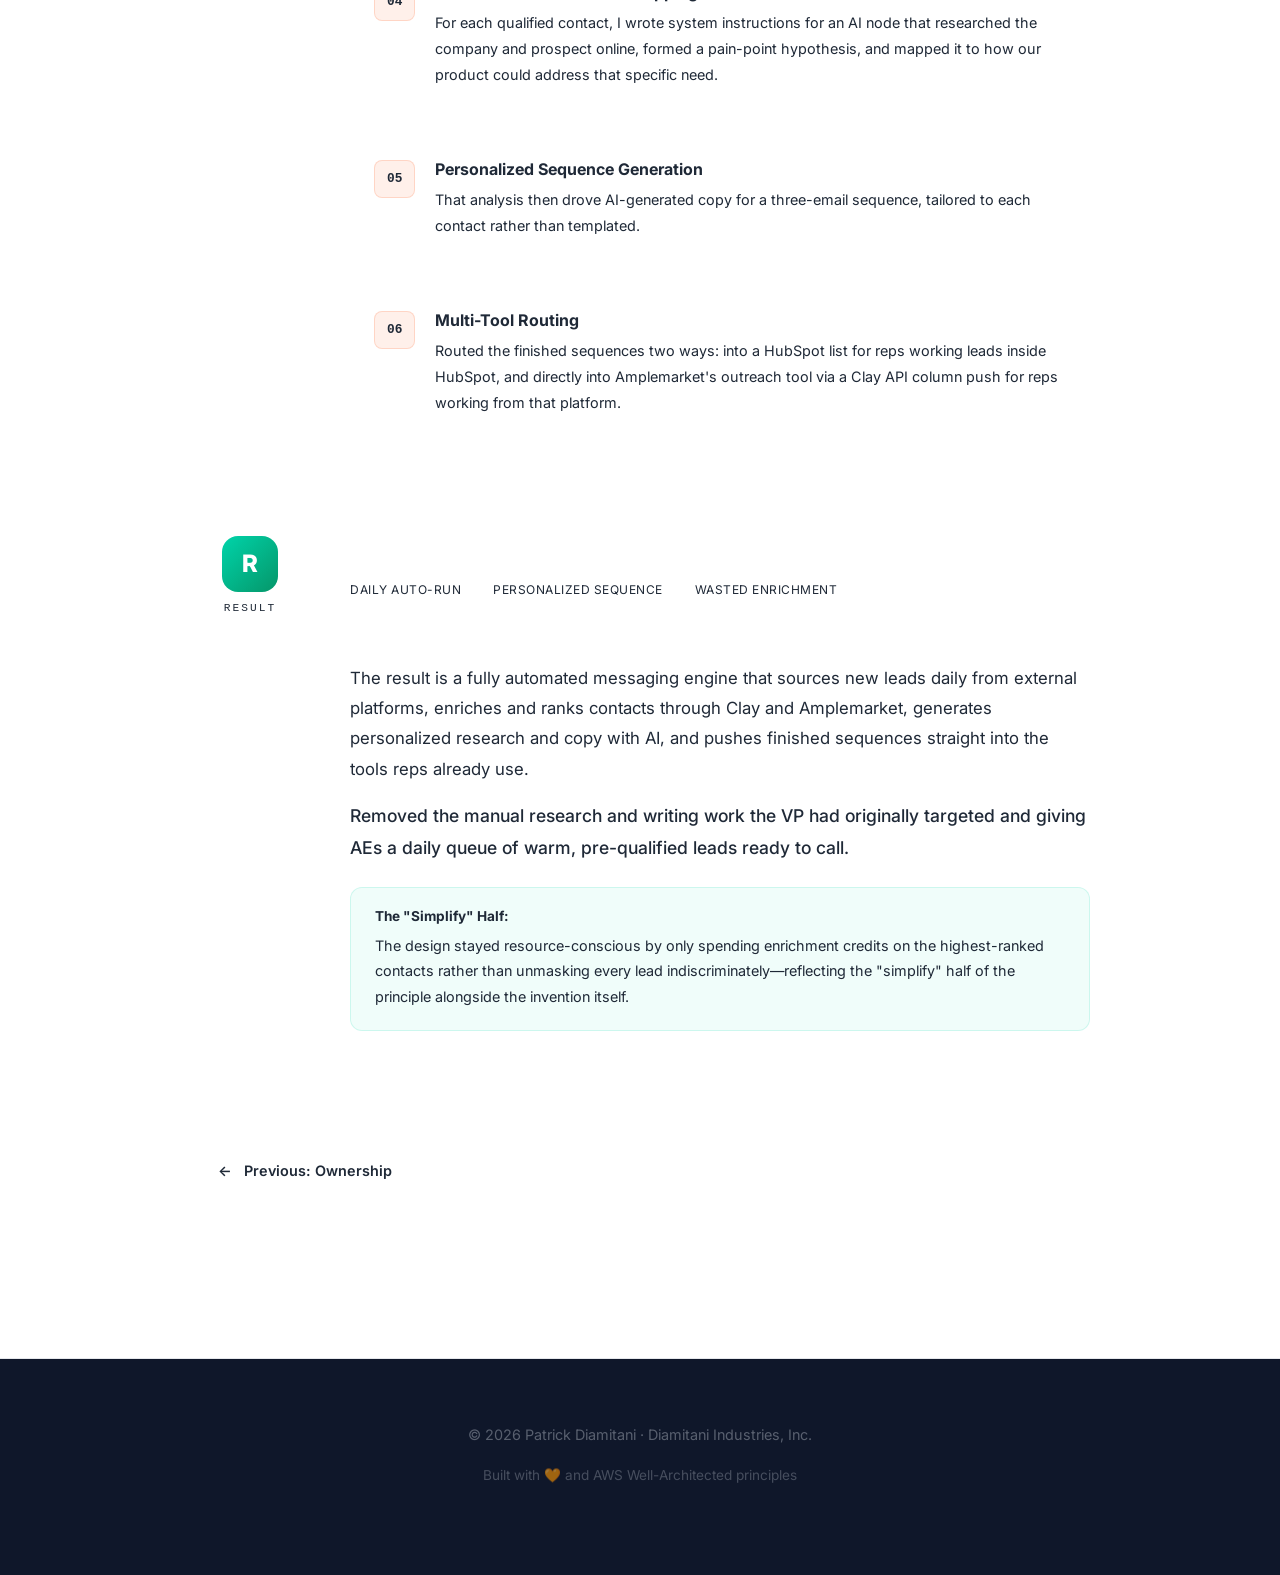
<file: pages/leadership/invent-simplify.html>
<!DOCTYPE html>
<html lang="en">
<head>
  <meta charset="UTF-8" />
  <meta name="viewport" content="width=device-width, initial-scale=1.0" />
  <title>Invent and Simplify — Patrick Diamitani | AWS Leadership Principles</title>
  <link rel="stylesheet" href="../../styles/main.css" />
  <link rel="stylesheet" href="../../styles/lp-detail.css" />
</head>
<body>

<div class="grid-bg" aria-hidden="true"></div>
<div class="noise-overlay" aria-hidden="true"></div>

<nav class="nav scrolled" role="navigation">
  <div class="nav-inner">
    <a href="../../index.html#lp" class="nav-logo">
      <div class="nav-logo-badge">PD</div>
      Patrick Diamitani
    </a>
    <ul class="nav-links">
      <li><a href="../../index.html#lp" class="nav-link">← Back to Leadership</a></li>
      <li><a href="../../index.html#waf" class="nav-link">Well-Architected</a></li>
      <li><a href="../developer-advocacy.html" class="nav-link">Developer Advocacy</a></li>
      <li><a href="../../index.html#contact" class="nav-cta">Let's Connect →</a></li>
    </ul>
  </div>
</nav>

<main class="lp-detail">
  <div class="container">

    <header class="lp-detail-header">
      <div class="lp-detail-badge">
        <span class="lp-badge-number">LP 03</span>
        <span class="lp-badge-aws">AWS Leadership Principle</span>
      </div>
      <h1 class="lp-detail-title">Invent and Simplify</h1>
      <p class="lp-detail-definition">
        <em>"Leaders expect and require innovation and invention from their teams and always find ways to simplify. They are externally aware, look for new ideas from everywhere, and are not limited by 'not invented here.'"</em>
      </p>
    </header>

    <section class="star-breakdown">

      <article class="star-section star-situation">
        <div class="star-marker">
          <span class="star-letter">S</span>
          <span class="star-word">Situation</span>
        </div>
        <div class="star-content">
          <p>Our VP of Growth wanted to eliminate roughly <strong>two hours a day</strong> that account executives were spending on manual prospecting and research.</p>
          <div class="star-insight">
            <span class="insight-icon">🎯</span>
            <span>His vision was an end-to-end automation that could research leads against defined criteria, identify the right contacts, build a pain-point analysis for each one, write personalized outreach emails, and send them on the reps' behalf—so AEs could spend their time calling warm leads instead of researching cold ones.</span>
          </div>
        </div>
      </article>

      <article class="star-section star-task">
        <div class="star-marker">
          <span class="star-letter">T</span>
          <span class="star-word">Task</span>
        </div>
        <div class="star-content">
          <p>I took on building a fully automated pipeline that would run daily, research and qualify new leads, generate AI-personalized messaging for each one, and enroll them into an outreach sequence without any manual rep involvement.</p>
        </div>
      </article>

      <article class="star-section star-action">
        <div class="star-marker">
          <span class="star-letter">A</span>
          <span class="star-word">Action</span>
        </div>
        <div class="star-content">
          <div class="action-steps">
            <div class="action-step">
              <span class="step-number">01</span>
              <div class="step-content">
                <h4>Daily Trigger + Scoring</h4>
                <p>Designed a workflow that triggered every morning at 7am and scanned HubSpot for companies that had crossed into "Hot" or "Warm" status based on our Factors.AI and ZoomInfo scoring criteria.</p>
              </div>
            </div>
            <div class="action-step">
              <span class="step-number">02</span>
              <div class="step-content">
                <h4>Smart Filtering</h4>
                <p>The workflow filtered out any accounts that were already active opportunities or open deals, then mapped the remaining leads to rep territories using round-robin assignment logic.</p>
              </div>
            </div>
            <div class="action-step">
              <span class="step-number">03</span>
              <div class="step-content">
                <h4>Credit-Conscious Contact Discovery</h4>
                <p>Combined an HTTP GET request with an n8n-to-Clay webhook that queried Amplemarket and Clay for contact data, then ranked contacts by strength so we only spent enrichment credits revealing the people most likely to convert—rather than paying to unmask every contact at a company.</p>
              </div>
            </div>
            <div class="action-step">
              <span class="step-number">04</span>
              <div class="step-content">
                <h4>AI Research + Pain-Point Mapping</h4>
                <p>For each qualified contact, I wrote system instructions for an AI node that researched the company and prospect online, formed a pain-point hypothesis, and mapped it to how our product could address that specific need.</p>
              </div>
            </div>
            <div class="action-step">
              <span class="step-number">05</span>
              <div class="step-content">
                <h4>Personalized Sequence Generation</h4>
                <p>That analysis then drove AI-generated copy for a three-email sequence, tailored to each contact rather than templated.</p>
              </div>
            </div>
            <div class="action-step">
              <span class="step-number">06</span>
              <div class="step-content">
                <h4>Multi-Tool Routing</h4>
                <p>Routed the finished sequences two ways: into a HubSpot list for reps working leads inside HubSpot, and directly into Amplemarket's outreach tool via a Clay API column push for reps working from that platform.</p>
              </div>
            </div>
          </div>
        </div>
      </article>

      <article class="star-section star-result">
        <div class="star-marker">
          <span class="star-letter">R</span>
          <span class="star-word">Result</span>
        </div>
        <div class="star-content">
          <div class="result-highlight">
            <div class="result-metric">
              <span class="metric-value">7am</span>
              <span class="metric-label">Daily Auto-Run</span>
            </div>
            <div class="result-metric">
              <span class="metric-value">3-Email</span>
              <span class="metric-label">Personalized Sequence</span>
            </div>
            <div class="result-metric">
              <span class="metric-value">$0</span>
              <span class="metric-label">Wasted Enrichment</span>
            </div>
          </div>
          <p>The result is a fully automated messaging engine that sources new leads daily from external platforms, enriches and ranks contacts through Clay and Amplemarket, generates personalized research and copy with AI, and pushes finished sequences straight into the tools reps already use.</p>
          <p class="result-impact">Removed the manual research and writing work the VP had originally targeted and giving AEs a daily queue of warm, pre-qualified leads ready to call.</p>
          <div class="result-example">
            <h4>The "Simplify" Half:</h4>
            <p>The design stayed resource-conscious by only spending enrichment credits on the highest-ranked contacts rather than unmasking every lead indiscriminately—reflecting the "simplify" half of the principle alongside the invention itself.</p>
          </div>
        </div>
      </article>

    </section>


    <nav class="lp-nav">
      <a href="ownership.html" class="lp-nav-btn">
        <span>←</span> Previous: Ownership
      </a>
      <a href="learn-be-curious.html" class="lp-nav-btn lp-nav-next">
        Next: Learn and Be Curious <span>→</span>
      </a>
    </nav>

  </div>
</main>

<footer class="footer">
  <div class="container">
    <div class="footer-inner">
      <p class="footer-text">© 2026 Patrick Diamitani · Diamitani Industries, Inc.</p>
      <p class="footer-made-with">Built with 🧡 and AWS Well-Architected principles</p>
    </div>
  </div>
</footer>

<script src="../../scripts/main.js"></script>
</body>
</html>
</file>
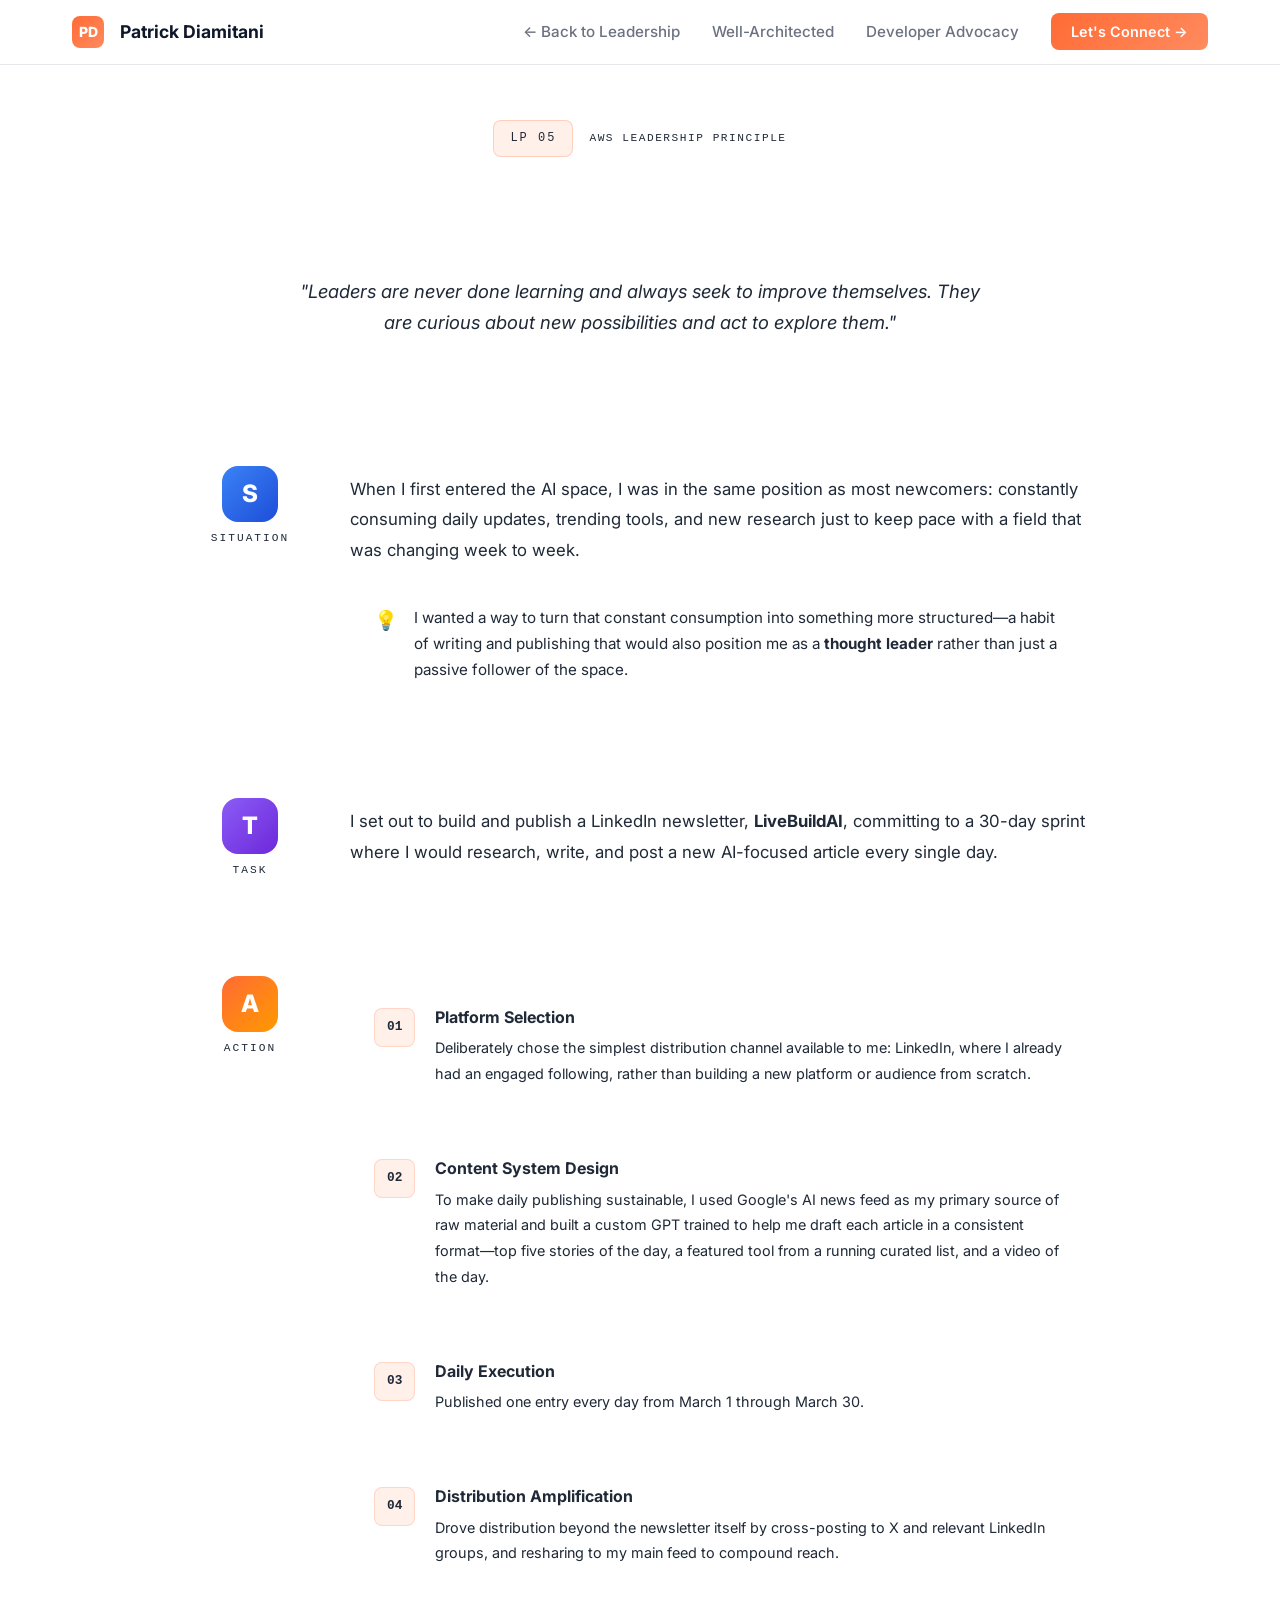
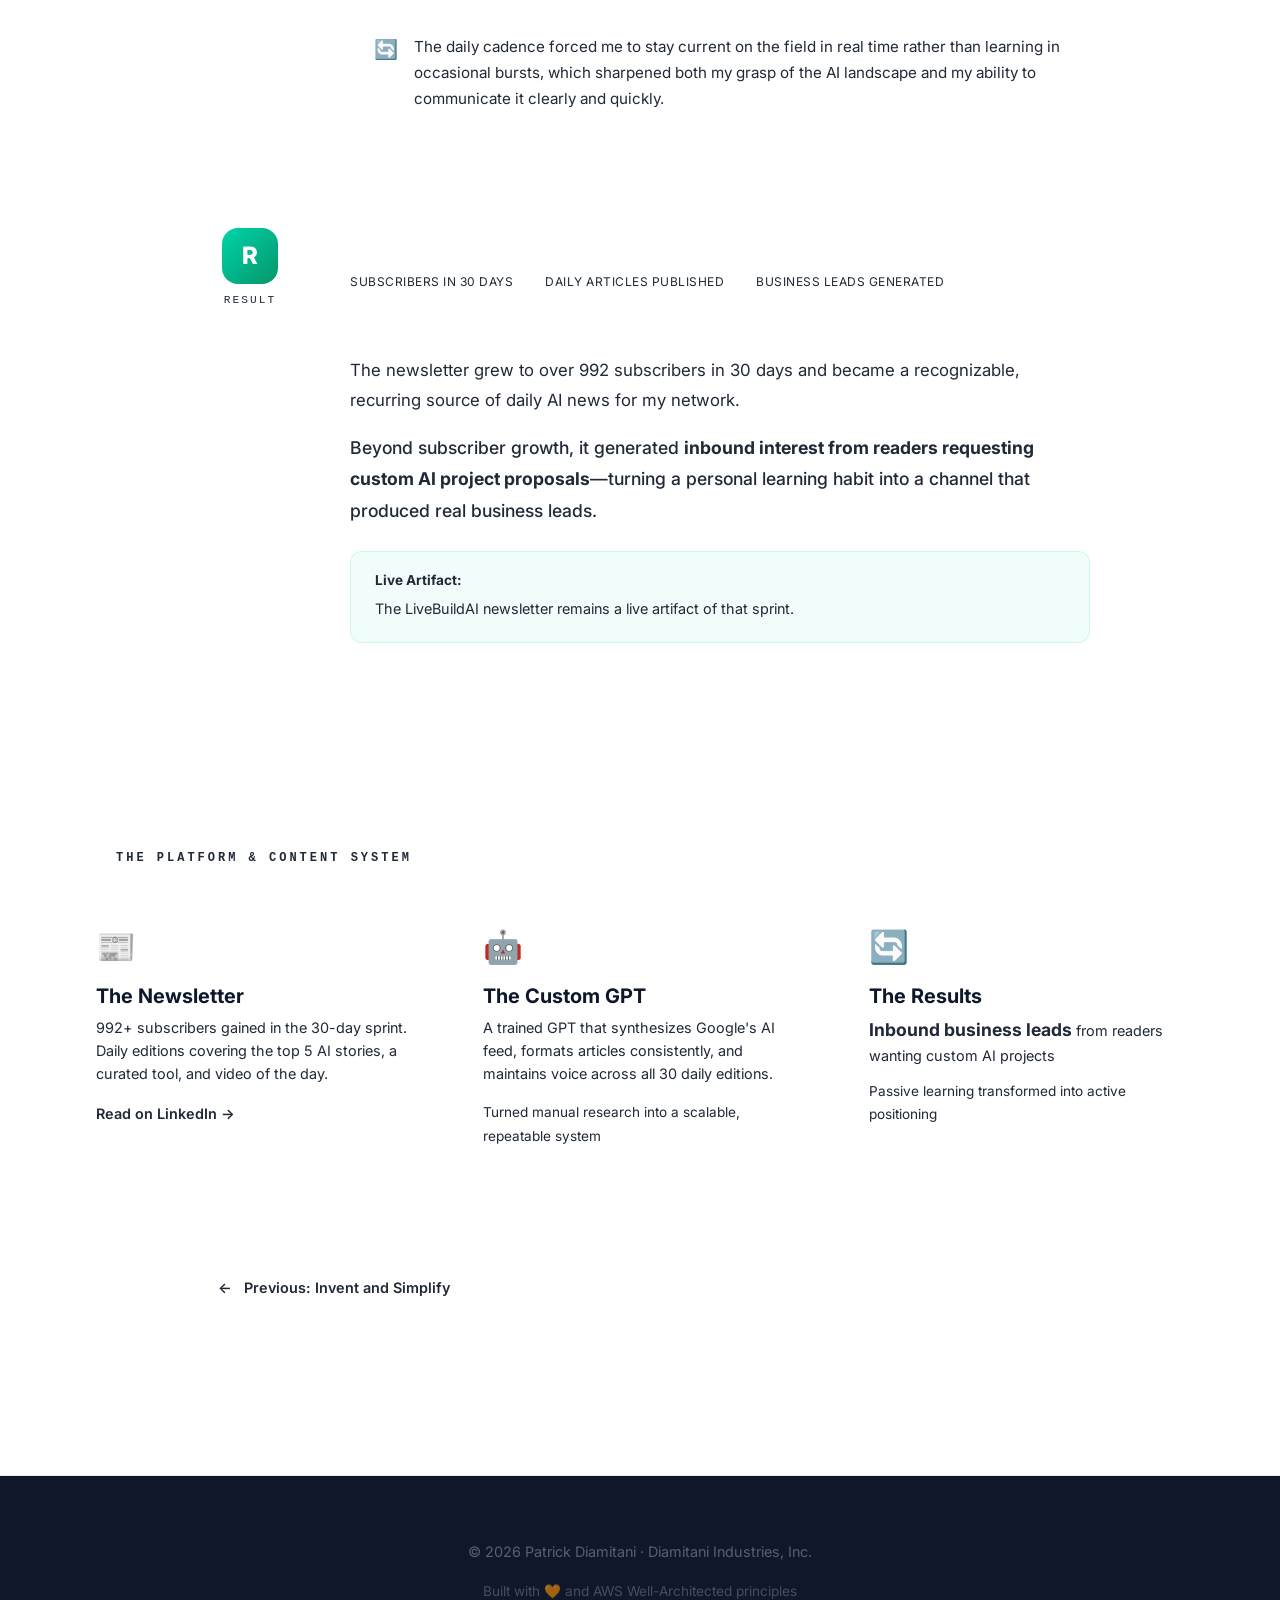
<file: pages/leadership/learn-be-curious.html>
<!DOCTYPE html>
<html lang="en">
<head>
  <meta charset="UTF-8" />
  <meta name="viewport" content="width=device-width, initial-scale=1.0" />
  <title>Learn and Be Curious — Patrick Diamitani | AWS Leadership Principles</title>
  <link rel="stylesheet" href="../../styles/main.css" />
  <link rel="stylesheet" href="../../styles/lp-detail.css" />
</head>
<body>

<div class="grid-bg" aria-hidden="true"></div>
<div class="noise-overlay" aria-hidden="true"></div>

<nav class="nav scrolled" role="navigation">
  <div class="nav-inner">
    <a href="../../index.html#lp" class="nav-logo">
      <div class="nav-logo-badge">PD</div>
      Patrick Diamitani
    </a>
    <ul class="nav-links">
      <li><a href="../../index.html#lp" class="nav-link">← Back to Leadership</a></li>
      <li><a href="../../index.html#waf" class="nav-link">Well-Architected</a></li>
      <li><a href="../developer-advocacy.html" class="nav-link">Developer Advocacy</a></li>
      <li><a href="../../index.html#contact" class="nav-cta">Let's Connect →</a></li>
    </ul>
  </div>
</nav>

<main class="lp-detail">
  <div class="container">

    <header class="lp-detail-header">
      <div class="lp-detail-badge">
        <span class="lp-badge-number">LP 05</span>
        <span class="lp-badge-aws">AWS Leadership Principle</span>
      </div>
      <h1 class="lp-detail-title">Learn and Be Curious</h1>
      <p class="lp-detail-definition">
        <em>"Leaders are never done learning and always seek to improve themselves. They are curious about new possibilities and act to explore them."</em>
      </p>
    </header>

    <section class="star-breakdown">

      <article class="star-section star-situation">
        <div class="star-marker">
          <span class="star-letter">S</span>
          <span class="star-word">Situation</span>
        </div>
        <div class="star-content">
          <p>When I first entered the AI space, I was in the same position as most newcomers: constantly consuming daily updates, trending tools, and new research just to keep pace with a field that was changing week to week.</p>
          <div class="star-insight">
            <span class="insight-icon">💡</span>
            <span>I wanted a way to turn that constant consumption into something more structured—a habit of writing and publishing that would also position me as a <strong>thought leader</strong> rather than just a passive follower of the space.</span>
          </div>
        </div>
      </article>

      <article class="star-section star-task">
        <div class="star-marker">
          <span class="star-letter">T</span>
          <span class="star-word">Task</span>
        </div>
        <div class="star-content">
          <p>I set out to build and publish a LinkedIn newsletter, <strong>LiveBuildAI</strong>, committing to a 30-day sprint where I would research, write, and post a new AI-focused article every single day.</p>
        </div>
      </article>

      <article class="star-section star-action">
        <div class="star-marker">
          <span class="star-letter">A</span>
          <span class="star-word">Action</span>
        </div>
        <div class="star-content">
          <div class="action-steps">
            <div class="action-step">
              <span class="step-number">01</span>
              <div class="step-content">
                <h4>Platform Selection</h4>
                <p>Deliberately chose the simplest distribution channel available to me: LinkedIn, where I already had an engaged following, rather than building a new platform or audience from scratch.</p>
              </div>
            </div>
            <div class="action-step">
              <span class="step-number">02</span>
              <div class="step-content">
                <h4>Content System Design</h4>
                <p>To make daily publishing sustainable, I used Google's AI news feed as my primary source of raw material and built a custom GPT trained to help me draft each article in a consistent format—top five stories of the day, a featured tool from a running curated list, and a video of the day.</p>
              </div>
            </div>
            <div class="action-step">
              <span class="step-number">03</span>
              <div class="step-content">
                <h4>Daily Execution</h4>
                <p>Published one entry every day from March 1 through March 30.</p>
              </div>
            </div>
            <div class="action-step">
              <span class="step-number">04</span>
              <div class="step-content">
                <h4>Distribution Amplification</h4>
                <p>Drove distribution beyond the newsletter itself by cross-posting to X and relevant LinkedIn groups, and resharing to my main feed to compound reach.</p>
              </div>
            </div>
          </div>
          <div class="star-insight" style="margin-top: 24px;">
            <span class="insight-icon">🔄</span>
            <span>The daily cadence forced me to stay current on the field in real time rather than learning in occasional bursts, which sharpened both my grasp of the AI landscape and my ability to communicate it clearly and quickly.</span>
          </div>
        </div>
      </article>

      <article class="star-section star-result">
        <div class="star-marker">
          <span class="star-letter">R</span>
          <span class="star-word">Result</span>
        </div>
        <div class="star-content">
          <div class="result-highlight">
            <div class="result-metric">
              <span class="metric-value">992+</span>
              <span class="metric-label">Subscribers in 30 Days</span>
            </div>
            <div class="result-metric">
              <span class="metric-value">30</span>
              <span class="metric-label">Daily Articles Published</span>
            </div>
            <div class="result-metric">
              <span class="metric-value">Inbound</span>
              <span class="metric-label">Business Leads Generated</span>
            </div>
          </div>
          <p>The newsletter grew to over 992 subscribers in 30 days and became a recognizable, recurring source of daily AI news for my network.</p>
          <p class="result-impact">Beyond subscriber growth, it generated <strong>inbound interest from readers requesting custom AI project proposals</strong>—turning a personal learning habit into a channel that produced real business leads.</p>
          <div class="result-example">
            <h4>Live Artifact:</h4>
            <p>The <a href="https://www.linkedin.com/newsletters/livebuildai-7169756795706515456/" target="_blank" style="color: var(--accent-orange);">LiveBuildAI newsletter</a> remains a live artifact of that sprint.</p>
          </div>
        </div>
      </article>

    </section>

    <section style="margin-top: 80px; padding-top: 80px; border-top: 1px solid var(--border-subtle);">
      <h3 style="font-family: var(--font-mono); font-size: 0.75rem; letter-spacing: 3px; text-transform: uppercase; color: var(--accent-orange); margin-bottom: 32px; display: flex; align-items: center; gap: 12px;">
        <span style="width: 32px; height: 1px; background: var(--accent-orange);"></span>
        The Platform & Content System
      </h3>

      <div style="display: grid; grid-template-columns: repeat(auto-fit, minmax(300px, 1fr)); gap: 24px;">

        <div style="background: var(--bg-card); border: 1px solid var(--border-subtle); border-radius: 16px; padding: 24px;">
          <div style="font-size: 2rem; margin-bottom: 12px;">📰</div>
          <h4 style="font-weight: 700; margin-bottom: 8px;">The Newsletter</h4>
          <p style="font-size: 0.9rem; color: var(--text-secondary); line-height: 1.6; margin-bottom: 16px;">
            992+ subscribers gained in the 30-day sprint. Daily editions covering the top 5 AI stories, a curated tool, and video of the day.
          </p>
          <a href="https://www.linkedin.com/newsletters/livebuildai-7169756795706515456/" target="_blank" style="display: inline-flex; align-items: center; gap: 8px; color: var(--accent-orange); font-weight: 600; font-size: 0.9rem; text-decoration: none;">
            Read on LinkedIn →
          </a>
        </div>

        <div style="background: var(--bg-card); border: 1px solid var(--border-subtle); border-radius: 16px; padding: 24px;">
          <div style="font-size: 2rem; margin-bottom: 12px;">🤖</div>
          <h4 style="font-weight: 700; margin-bottom: 8px;">The Custom GPT</h4>
          <p style="font-size: 0.9rem; color: var(--text-secondary); line-height: 1.6; margin-bottom: 16px;">
            A trained GPT that synthesizes Google's AI feed, formats articles consistently, and maintains voice across all 30 daily editions.
          </p>
          <p style="font-size: 0.85rem; color: var(--text-muted);">
            Turned manual research into a scalable, repeatable system
          </p>
        </div>

        <div style="background: var(--bg-card); border: 1px solid var(--border-subtle); border-radius: 16px; padding: 24px;">
          <div style="font-size: 2rem; margin-bottom: 12px;">🔄</div>
          <h4 style="font-weight: 700; margin-bottom: 8px;">The Results</h4>
          <p style="font-size: 0.9rem; color: var(--text-secondary); line-height: 1.6; margin-bottom: 12px;">
            <strong style="font-size: 1.1rem; color: var(--accent-orange);">Inbound business leads</strong> from readers wanting custom AI projects
          </p>
          <p style="font-size: 0.85rem; color: var(--text-muted);">
            Passive learning transformed into active positioning
          </p>
        </div>

      </div>
    </section>


    <nav class="lp-nav">
      <a href="invent-simplify.html" class="lp-nav-btn">
        <span>←</span> Previous: Invent and Simplify
      </a>
      <a href="highest-standards.html" class="lp-nav-btn lp-nav-next">
        Next: Insist on Highest Standards <span>→</span>
      </a>
    </nav>

  </div>
</main>

<footer class="footer">
  <div class="container">
    <div class="footer-inner">
      <p class="footer-text">© 2026 Patrick Diamitani · Diamitani Industries, Inc.</p>
      <p class="footer-made-with">Built with 🧡 and AWS Well-Architected principles</p>
    </div>
  </div>
</footer>

<script src="../../scripts/main.js"></script>
</body>
</html>
</file>
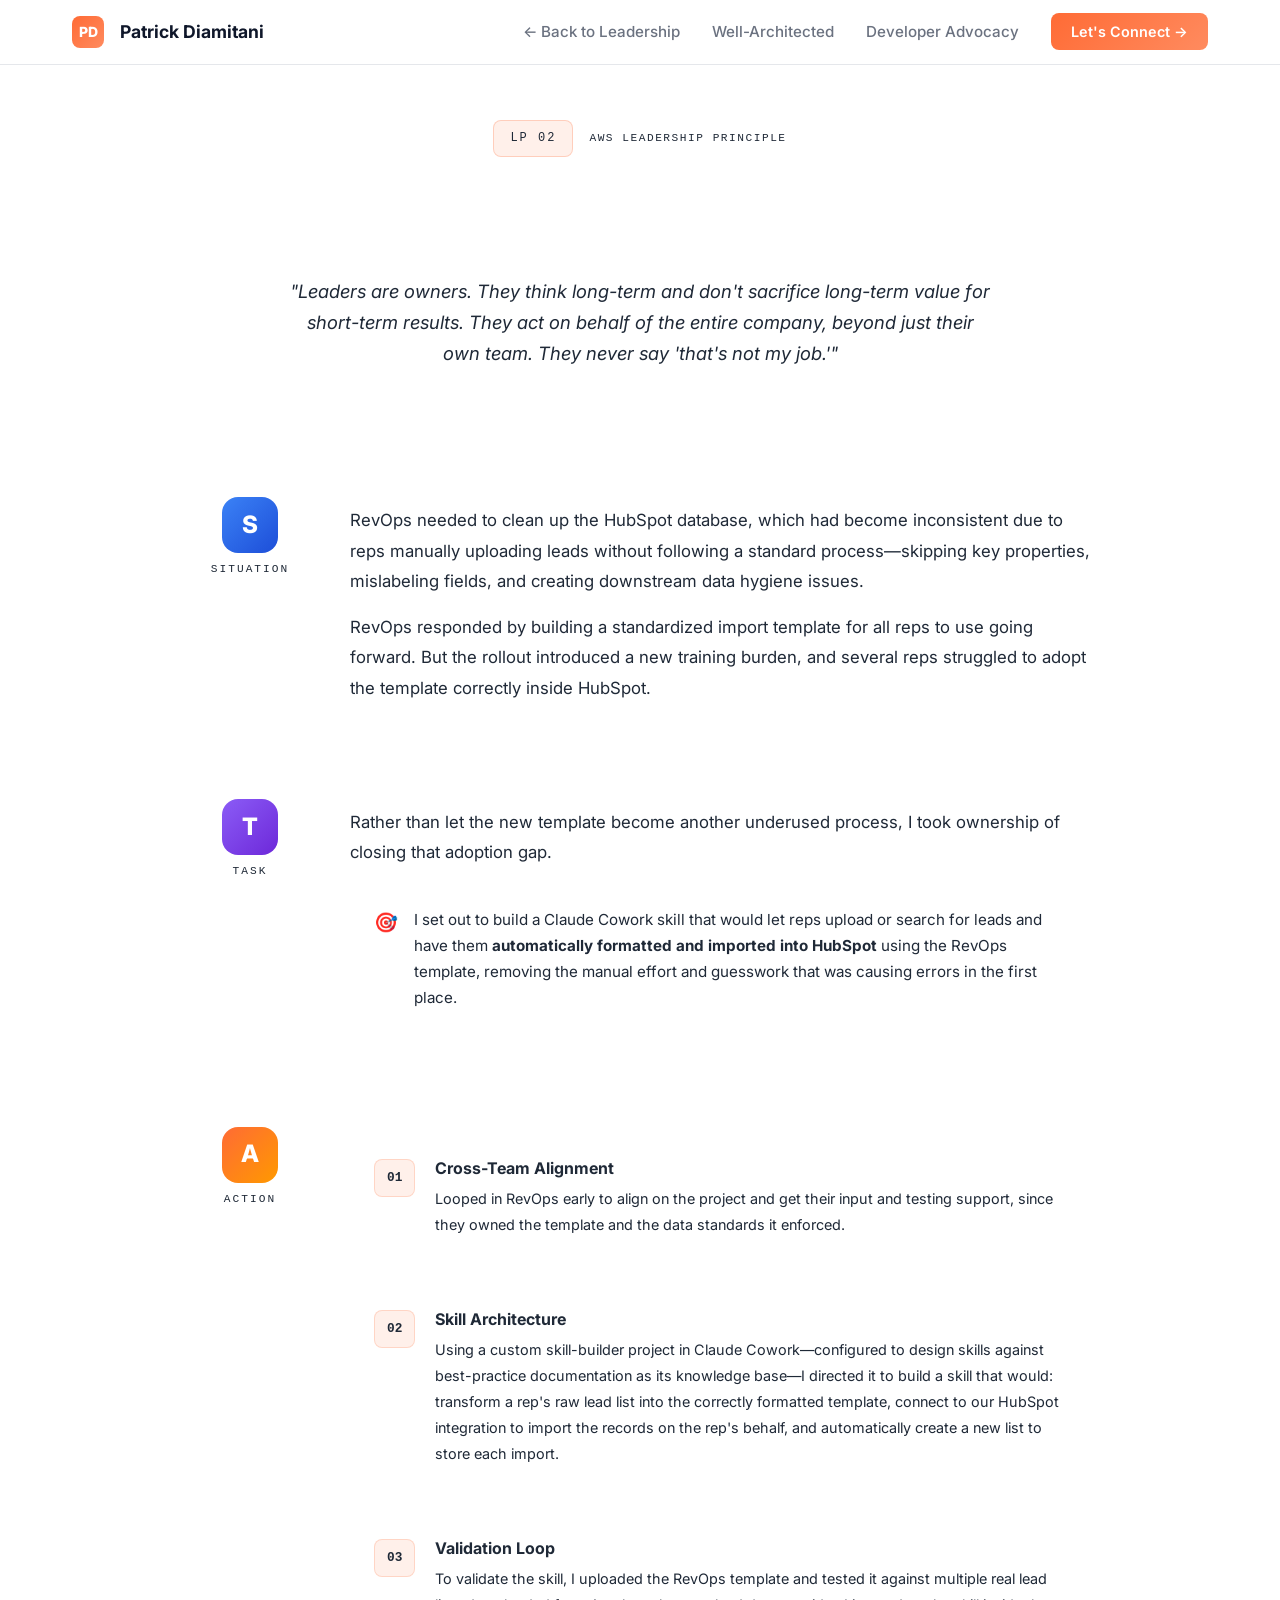
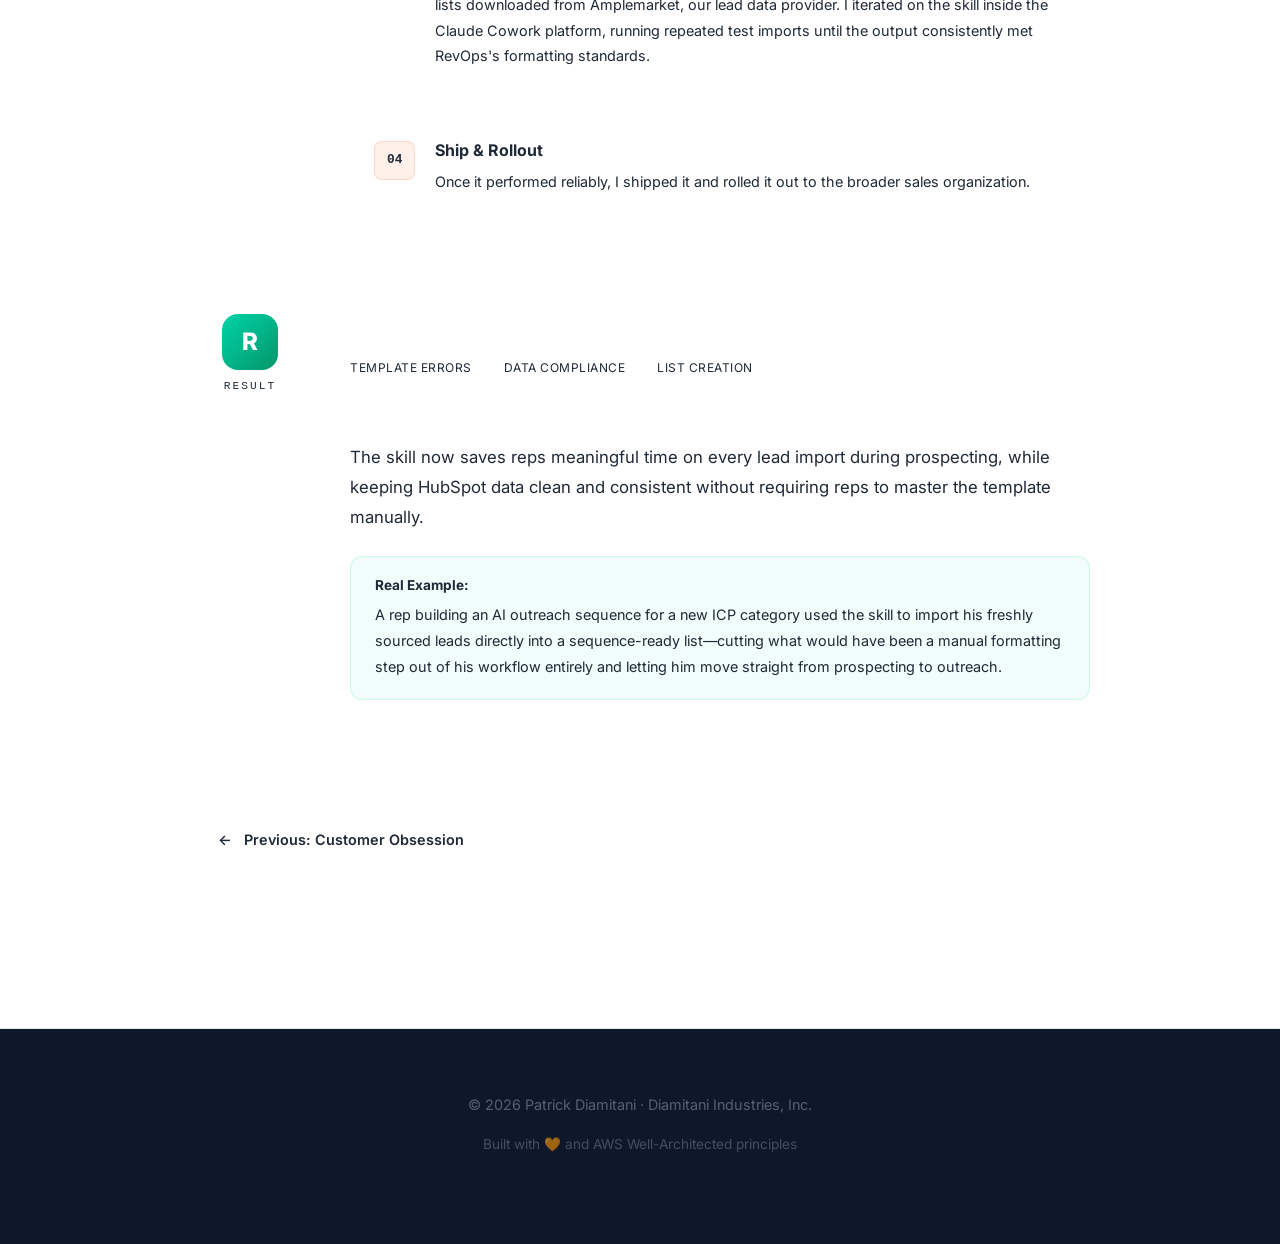
<file: pages/leadership/ownership.html>
<!DOCTYPE html>
<html lang="en">
<head>
  <meta charset="UTF-8" />
  <meta name="viewport" content="width=device-width, initial-scale=1.0" />
  <title>Ownership — Patrick Diamitani | AWS Leadership Principles</title>
  <link rel="stylesheet" href="../../styles/main.css" />
  <link rel="stylesheet" href="../../styles/lp-detail.css" />
</head>
<body>

<div class="grid-bg" aria-hidden="true"></div>
<div class="noise-overlay" aria-hidden="true"></div>

<nav class="nav scrolled" role="navigation">
  <div class="nav-inner">
    <a href="../../index.html#lp" class="nav-logo">
      <div class="nav-logo-badge">PD</div>
      Patrick Diamitani
    </a>
    <ul class="nav-links">
      <li><a href="../../index.html#lp" class="nav-link">← Back to Leadership</a></li>
      <li><a href="../../index.html#waf" class="nav-link">Well-Architected</a></li>
      <li><a href="../developer-advocacy.html" class="nav-link">Developer Advocacy</a></li>
      <li><a href="../../index.html#contact" class="nav-cta">Let's Connect →</a></li>
    </ul>
  </div>
</nav>

<main class="lp-detail">
  <div class="container">

    <header class="lp-detail-header">
      <div class="lp-detail-badge">
        <span class="lp-badge-number">LP 02</span>
        <span class="lp-badge-aws">AWS Leadership Principle</span>
      </div>
      <h1 class="lp-detail-title">Ownership</h1>
      <p class="lp-detail-definition">
        <em>"Leaders are owners. They think long-term and don't sacrifice long-term value for short-term results. They act on behalf of the entire company, beyond just their own team. They never say 'that's not my job.'"</em>
      </p>
    </header>

    <section class="star-breakdown">

      <article class="star-section star-situation">
        <div class="star-marker">
          <span class="star-letter">S</span>
          <span class="star-word">Situation</span>
        </div>
        <div class="star-content">
          <p>RevOps needed to clean up the HubSpot database, which had become inconsistent due to reps manually uploading leads without following a standard process—skipping key properties, mislabeling fields, and creating downstream data hygiene issues.</p>
          <p>RevOps responded by building a standardized import template for all reps to use going forward. But the rollout introduced a new training burden, and several reps struggled to adopt the template correctly inside HubSpot.</p>
        </div>
      </article>

      <article class="star-section star-task">
        <div class="star-marker">
          <span class="star-letter">T</span>
          <span class="star-word">Task</span>
        </div>
        <div class="star-content">
          <p>Rather than let the new template become another underused process, I took ownership of closing that adoption gap.</p>
          <div class="star-insight">
            <span class="insight-icon">🎯</span>
            <span>I set out to build a Claude Cowork skill that would let reps upload or search for leads and have them <strong>automatically formatted and imported into HubSpot</strong> using the RevOps template, removing the manual effort and guesswork that was causing errors in the first place.</span>
          </div>
        </div>
      </article>

      <article class="star-section star-action">
        <div class="star-marker">
          <span class="star-letter">A</span>
          <span class="star-word">Action</span>
        </div>
        <div class="star-content">
          <div class="action-steps">
            <div class="action-step">
              <span class="step-number">01</span>
              <div class="step-content">
                <h4>Cross-Team Alignment</h4>
                <p>Looped in RevOps early to align on the project and get their input and testing support, since they owned the template and the data standards it enforced.</p>
              </div>
            </div>
            <div class="action-step">
              <span class="step-number">02</span>
              <div class="step-content">
                <h4>Skill Architecture</h4>
                <p>Using a custom skill-builder project in Claude Cowork—configured to design skills against best-practice documentation as its knowledge base—I directed it to build a skill that would: transform a rep's raw lead list into the correctly formatted template, connect to our HubSpot integration to import the records on the rep's behalf, and automatically create a new list to store each import.</p>
              </div>
            </div>
            <div class="action-step">
              <span class="step-number">03</span>
              <div class="step-content">
                <h4>Validation Loop</h4>
                <p>To validate the skill, I uploaded the RevOps template and tested it against multiple real lead lists downloaded from Amplemarket, our lead data provider. I iterated on the skill inside the Claude Cowork platform, running repeated test imports until the output consistently met RevOps's formatting standards.</p>
              </div>
            </div>
            <div class="action-step">
              <span class="step-number">04</span>
              <div class="step-content">
                <h4>Ship & Rollout</h4>
                <p>Once it performed reliably, I shipped it and rolled it out to the broader sales organization.</p>
              </div>
            </div>
          </div>
        </div>
      </article>

      <article class="star-section star-result">
        <div class="star-marker">
          <span class="star-letter">R</span>
          <span class="star-word">Result</span>
        </div>
        <div class="star-content">
          <div class="result-highlight">
            <div class="result-metric">
              <span class="metric-value">0</span>
              <span class="metric-label">Template Errors</span>
            </div>
            <div class="result-metric">
              <span class="metric-value">100%</span>
              <span class="metric-label">Data Compliance</span>
            </div>
            <div class="result-metric">
              <span class="metric-value">Auto</span>
              <span class="metric-label">List Creation</span>
            </div>
          </div>
          <p>The skill now saves reps meaningful time on every lead import during prospecting, while keeping HubSpot data clean and consistent without requiring reps to master the template manually.</p>
          <div class="result-example">
            <h4>Real Example:</h4>
            <p>A rep building an AI outreach sequence for a new ICP category used the skill to import his freshly sourced leads directly into a sequence-ready list—cutting what would have been a manual formatting step out of his workflow entirely and letting him move straight from prospecting to outreach.</p>
          </div>
        </div>
      </article>

    </section>

    <nav class="lp-nav">
      <a href="customer-obsession.html" class="lp-nav-btn">
        <span>←</span> Previous: Customer Obsession
      </a>
      <a href="invent-simplify.html" class="lp-nav-btn lp-nav-next">
        Next: Invent and Simplify <span>→</span>
      </a>
    </nav>

  </div>
</main>

<footer class="footer">
  <div class="container">
    <div class="footer-inner">
      <p class="footer-text">© 2026 Patrick Diamitani · Diamitani Industries, Inc.</p>
      <p class="footer-made-with">Built with 🧡 and AWS Well-Architected principles</p>
    </div>
  </div>
</footer>

<script src="../../scripts/main.js"></script>
</body>
</html>
</file>
<file: styles/main.css>
/* ============================================================
   PATRICK DIAMITANI — AWS SOLUTIONS ARCHITECT PORTFOLIO
   Modern SaaS Design System · Powered by AWS Well-Architected
   ============================================================ */

@import url('https://fonts.googleapis.com/css2?family=Inter:wght@400;500;600;700;800&display=swap');

/* ── CSS Custom Properties ─────────────────────────────────── */
:root {
  /* Colors */
  --color-primary: #0F172A;
  --color-accent: #FF6B35;
  --color-background: #FFFFFF;
  --color-surface: #F9FAFB;
  --color-text-primary: #1F2937;
  --color-text-secondary: #6B7280;
  --color-border: #E5E7EB;
  --color-success: #10B981;
  --color-error: #EF4444;

  /* Gradients */
  --grad-hero: linear-gradient(135deg, #FFFFFF 0%, #F9FAFB 100%);
  --grad-accent: linear-gradient(135deg, #FF6B35, #FF8B5F);
  --grad-text: linear-gradient(135deg, #0F172A, #1F2937);

  /* Typography */
  --font-display: 'Inter', system-ui, -apple-system, sans-serif;
  --font-body: 'Inter', system-ui, -apple-system, sans-serif;
  --font-mono: 'Courier New', monospace;

  /* Spacing (8px base) */
  --spacing-xs: 8px;
  --spacing-sm: 16px;
  --spacing-md: 24px;
  --spacing-lg: 32px;
  --spacing-xl: 48px;
  --spacing-2xl: 64px;
  --spacing-3xl: 80px;

  /* Layout */
  --max-width: 1200px;
  --container-pad: 32px;

  /* Transitions */
  --ease-out: cubic-bezier(0.16, 1, 0.3, 1);
  --ease-smooth: cubic-bezier(0.4, 0, 0.2, 1);
}

/* ── Reset & Base ───────────────────────────────────────────── */
*, *::before, *::after {
  box-sizing: border-box;
  margin: 0;
  padding: 0;
}

html {
  scroll-behavior: smooth;
  font-size: 16px;
  -webkit-font-smoothing: antialiased;
  -moz-osx-font-smoothing: grayscale;
}

body {
  font-family: var(--font-body);
  background: var(--color-background);
  color: var(--color-text-primary);
  line-height: 1.6;
  overflow-x: hidden;
}

/* Typography */
h1, h2, h3, h4, h5, h6 {
  font-family: var(--font-display);
  font-weight: 800;
  line-height: 1.2;
  color: var(--color-primary);
}

h1 { font-size: clamp(2.5rem, 5vw, 3.5rem); }
h2 { font-size: clamp(1.75rem, 4vw, 2.5rem); }
h3 { font-size: clamp(1.25rem, 3vw, 1.75rem); }
h4 { font-size: 1.25rem; }
h5 { font-size: 1rem; }
h6 { font-size: 0.875rem; }

p { color: var(--color-text-secondary); line-height: 1.7; margin-bottom: var(--spacing-md); }

a {
  color: var(--color-accent);
  text-decoration: none;
  transition: color var(--ease-smooth) 0.2s;
}

a:hover { color: #FF8B5F; }

img { max-width: 100%; display: block; height: auto; }
ul { list-style: none; }

/* ── Scrollbar ──────────────────────────────────────────────── */
::-webkit-scrollbar { width: 8px; }
::-webkit-scrollbar-track { background: var(--color-surface); }
::-webkit-scrollbar-thumb { background: var(--color-accent); border-radius: 4px; }
::-webkit-scrollbar-thumb:hover { background: #FF8B5F; }

/* ── Layout ─────────────────────────────────────────────────── */
.container {
  max-width: var(--max-width);
  margin: 0 auto;
  padding: 0 var(--container-pad);
}

.section {
  padding: var(--spacing-3xl) 0;
}

.section-label {
  font-family: var(--font-mono);
  font-size: 0.75rem;
  letter-spacing: 3px;
  text-transform: uppercase;
  color: var(--color-accent);
  margin-bottom: var(--spacing-md);
  display: flex;
  align-items: center;
  gap: var(--spacing-sm);
}

.section-label::before {
  content: '';
  width: 32px;
  height: 1px;
  background: var(--color-accent);
}

.gradient-text {
  background: var(--grad-accent);
  -webkit-background-clip: text;
  -webkit-text-fill-color: transparent;
  background-clip: text;
}

/* ── Navigation ─────────────────────────────────────────────── */
.nav {
  position: fixed;
  top: 0;
  left: 0;
  right: 0;
  background: rgba(255, 255, 255, 0.95);
  backdrop-filter: blur(10px);
  border-bottom: 1px solid var(--color-border);
  z-index: 1000;
  transition: all var(--ease-smooth) 0.2s;
}

.nav.scrolled {
  box-shadow: 0 4px 20px rgba(0, 0, 0, 0.08);
}

.nav-inner {
  display: flex;
  justify-content: space-between;
  align-items: center;
  max-width: var(--max-width);
  margin: 0 auto;
  padding: 16px 32px;
}

.nav-logo {
  display: flex;
  align-items: center;
  gap: var(--spacing-sm);
  font-weight: 700;
  font-size: 1.1rem;
  color: var(--color-primary);
  text-decoration: none;
}

.nav-logo-badge {
  width: 32px;
  height: 32px;
  background: var(--grad-accent);
  border-radius: 8px;
  display: flex;
  align-items: center;
  justify-content: center;
  font-size: 0.875rem;
  font-weight: 800;
  color: white;
}

.nav-links {
  display: flex;
  gap: var(--spacing-lg);
  align-items: center;
  list-style: none;
}

.nav-link {
  color: var(--color-text-secondary);
  font-weight: 500;
  font-size: 0.95rem;
  transition: color var(--ease-smooth) 0.2s;
}

.nav-link:hover {
  color: var(--color-primary);
}

.nav-cta {
  padding: 10px 20px;
  background: var(--grad-accent);
  color: white;
  border-radius: 8px;
  font-weight: 600;
  font-size: 0.9rem;
  transition: all var(--ease-smooth) 0.2s;
}

.nav-cta:hover {
  transform: translateY(-2px);
  box-shadow: 0 8px 20px rgba(255, 107, 53, 0.3);
}

@media (max-width: 768px) {
  .nav-links { gap: var(--spacing-md); }
}

/* ── Buttons ────────────────────────────────────────────────── */
.btn {
  display: inline-flex;
  align-items: center;
  gap: 8px;
  padding: 14px 28px;
  border-radius: 8px;
  font-weight: 600;
  font-size: 0.9rem;
  text-decoration: none;
  transition: all var(--ease-smooth) 0.2s;
  border: none;
  cursor: pointer;
}

.btn-primary {
  background: var(--grad-accent);
  color: white;
}

.btn-primary:hover {
  transform: translateY(-2px);
  box-shadow: 0 12px 32px rgba(255, 107, 53, 0.35);
}

.btn-secondary {
  background: transparent;
  border: 1px solid var(--color-accent);
  color: var(--color-accent);
}

.btn-secondary:hover {
  background: var(--color-surface);
  border-color: #FF8B5F;
  color: #FF8B5F;
}

/* ── Cards ──────────────────────────────────────────────────── */
.card {
  background: white;
  border: 1px solid var(--color-border);
  border-radius: 16px;
  overflow: hidden;
  transition: all var(--ease-smooth) 0.3s;
  display: flex;
  flex-direction: column;
  height: 100%;
}

.card:hover {
  border-color: var(--color-accent);
  box-shadow: 0 20px 40px rgba(15, 23, 42, 0.1);
  transform: translateY(-8px);
}

.card-thumbnail {
  aspect-ratio: 16 / 9;
  background: linear-gradient(135deg, #F9FAFB, #E5E7EB);
  display: flex;
  align-items: center;
  justify-content: center;
  overflow: hidden;
  position: relative;
}

.card-thumbnail::after {
  content: '▶';
  position: absolute;
  width: 48px;
  height: 48px;
  background: rgba(255, 107, 53, 0.9);
  border-radius: 50%;
  display: flex;
  align-items: center;
  justify-content: center;
  font-size: 1rem;
  color: white;
  opacity: 0;
  transition: opacity var(--ease-smooth) 0.2s;
}

.card:hover .card-thumbnail::after {
  opacity: 1;
}

.card-icon {
  font-size: 3rem;
  opacity: 0.3;
}

.card-content {
  padding: 20px;
  flex: 1;
  display: flex;
  flex-direction: column;
}

.card-category {
  font-family: var(--font-mono);
  font-size: 0.7rem;
  letter-spacing: 1px;
  text-transform: uppercase;
  color: var(--color-accent);
  margin-bottom: 8px;
}

.card-title {
  font-weight: 700;
  font-size: 1rem;
  margin-bottom: 12px;
  line-height: 1.4;
  color: var(--color-primary);
  flex: 1;
}

.card-meta {
  font-size: 0.8rem;
  color: var(--color-text-secondary);
  display: flex;
  gap: var(--spacing-sm);
  flex-wrap: wrap;
}

/* ── Grids ──────────────────────────────────────────────────── */
.grid-2 { display: grid; grid-template-columns: repeat(auto-fit, minmax(300px, 1fr)); gap: var(--spacing-lg); }
.grid-3 { display: grid; grid-template-columns: repeat(auto-fit, minmax(320px, 1fr)); gap: var(--spacing-lg); }
.grid-4 { display: grid; grid-template-columns: repeat(auto-fit, minmax(250px, 1fr)); gap: var(--spacing-lg); }

@media (max-width: 900px) {
  .grid-3 { grid-template-columns: repeat(2, 1fr); }
  .grid-4 { grid-template-columns: repeat(2, 1fr); }
}

@media (max-width: 480px) {
  .grid-2, .grid-3, .grid-4 { grid-template-columns: 1fr; }
}

/* ── Hero Section ───────────────────────────────────────────── */
.hero {
  padding: 160px 32px 80px;
  background: var(--grad-hero);
  text-align: center;
}

.hero-content {
  max-width: 800px;
  margin: 0 auto;
}

.hero-title {
  font-size: clamp(2.5rem, 6vw, 4rem);
  font-weight: 800;
  line-height: 1.1;
  margin-bottom: var(--spacing-md);
  color: var(--color-primary);
}

.hero-subtitle {
  font-size: 1.15rem;
  color: var(--color-text-secondary);
  line-height: 1.7;
  margin-bottom: var(--spacing-2xl);
}

.hero-ctas {
  display: flex;
  gap: var(--spacing-md);
  justify-content: center;
  flex-wrap: wrap;
}

/* ── Video Container ────────────────────────────────────────── */
.video-embed {
  position: relative;
  width: 100%;
  padding-bottom: 56.25%;
  border-radius: 16px;
  overflow: hidden;
  background: var(--color-surface);
}

.video-embed iframe {
  position: absolute;
  top: 0;
  left: 0;
  width: 100%;
  height: 100%;
  border: none;
}

/* ── Footer ─────────────────────────────────────────────────── */
.footer {
  background: var(--color-primary);
  color: white;
  padding: var(--spacing-2xl) 0;
  margin-top: var(--spacing-3xl);
  border-top: 1px solid var(--color-border);
}

.footer-inner {
  max-width: var(--max-width);
  margin: 0 auto;
  padding: 0 var(--container-pad);
  text-align: center;
}

.footer-text {
  font-size: 0.9rem;
  opacity: 0.8;
  margin-bottom: var(--spacing-sm);
}

.footer-made-with {
  font-size: 0.85rem;
  opacity: 0.6;
}

/* ── Responsive ─────────────────────────────────────────────── */
@media (max-width: 768px) {
  :root {
    --container-pad: 20px;
    --spacing-3xl: 64px;
  }

  .section {
    padding: var(--spacing-2xl) 0;
  }

  .hero {
    padding: 120px 20px 60px;
  }

  .nav-links {
    gap: var(--spacing-md);
  }

  h1 { font-size: 2rem; }
  h2 { font-size: 1.5rem; }
  h3 { font-size: 1.25rem; }
}

@media (max-width: 480px) {
  .nav-links {
    display: none;
  }

  .hero-ctas {
    flex-direction: column;
  }

  .btn {
    width: 100%;
    justify-content: center;
  }
}

/* ── Print ──────────────────────────────────────────────────── */
@media print {
  .nav, .footer { display: none; }
  body { background: white; }
}
</file>
<file: styles/case-study.css>
/* ============================================================
   Case Study Pages — styles/case-study.css
   ============================================================ */

.cs-hero {
  padding: 140px 0 80px;
  position: relative;
  overflow: hidden;
}

.cs-hero-inner {
  max-width: 900px;
}

.breadcrumb {
  display: flex;
  align-items: center;
  gap: 8px;
  font-family: var(--font-mono);
  font-size: 0.75rem;
  color: var(--text-muted);
  margin-bottom: 32px;
}

.breadcrumb a { color: var(--accent-orange); transition: opacity 0.2s; }
.breadcrumb a:hover { opacity: 0.7; }
.breadcrumb-sep { opacity: 0.4; }

.cs-hero-tag {
  display: inline-flex;
  align-items: center;
  gap: 8px;
  padding: 6px 16px;
  border-radius: 100px;
  font-family: var(--font-mono);
  font-size: 0.72rem;
  letter-spacing: 1px;
  text-transform: uppercase;
  margin-bottom: 24px;
  border: 1px solid;
}

.cs-hero-title {
  font-family: var(--font-display);
  font-size: clamp(2.5rem, 5vw, 4rem);
  font-weight: 800;
  line-height: 1.05;
  letter-spacing: -0.02em;
  margin-bottom: 24px;
}

.cs-hero-subtitle {
  font-size: 1.1rem;
  color: var(--text-secondary);
  line-height: 1.8;
  max-width: 680px;
  margin-bottom: 48px;
}

.cs-meta-strip {
  display: flex;
  gap: 48px;
  padding: 32px 0;
  border-top: 1px solid var(--border-subtle);
  border-bottom: 1px solid var(--border-subtle);
  flex-wrap: wrap;
}

.cs-meta-item { display: flex; flex-direction: column; gap: 4px; }
.cs-meta-label { font-family: var(--font-mono); font-size: 0.65rem; color: var(--text-muted); text-transform: uppercase; letter-spacing: 1.5px; }
.cs-meta-value { font-size: 0.95rem; font-weight: 600; color: var(--text-primary); }

/* Architecture Diagram Box */
.arch-diagram {
  background: var(--bg-card);
  border: 1px solid var(--border-subtle);
  border-radius: 20px;
  padding: 40px;
  margin: 64px 0;
  position: relative;
  overflow: hidden;
}

.arch-diagram::before {
  content: '';
  position: absolute;
  top: 0; left: 0; right: 0;
  height: 1px;
  background: linear-gradient(90deg, transparent, var(--accent-aws), transparent);
}

.arch-diagram-title {
  font-family: var(--font-mono);
  font-size: 0.72rem;
  letter-spacing: 2px;
  text-transform: uppercase;
  color: var(--accent-aws);
  margin-bottom: 32px;
}

/* STAR Section */
.star-section {
  margin: 64px 0;
}

.star-section-title {
  font-family: var(--font-display);
  font-size: 1.8rem;
  font-weight: 700;
  margin-bottom: 32px;
  display: flex;
  align-items: center;
  gap: 16px;
}

.star-section-title::after {
  content: '';
  flex: 1;
  height: 1px;
  background: var(--border-subtle);
}

.star-grid {
  display: grid;
  grid-template-columns: 1fr;
  gap: 20px;
}

.star-block {
  display: grid;
  grid-template-columns: 140px 1fr;
  gap: 24px;
  padding: 24px;
  background: var(--bg-card);
  border: 1px solid var(--border-subtle);
  border-radius: 16px;
  transition: all 0.25s;
}

.star-block:hover {
  border-color: rgba(255,107,53,0.2);
  transform: translateX(4px);
}

.star-block-label {
  display: flex;
  flex-direction: column;
  align-items: flex-start;
  gap: 6px;
}

.star-block-key {
  font-family: var(--font-mono);
  font-size: 0.65rem;
  font-weight: 700;
  letter-spacing: 2px;
  text-transform: uppercase;
  color: var(--accent-orange);
  background: rgba(255,107,53,0.08);
  border: 1px solid rgba(255,107,53,0.15);
  border-radius: 6px;
  padding: 4px 8px;
}

.star-block-sub {
  font-size: 0.75rem;
  color: var(--text-muted);
}

.star-block-content {
  font-size: 0.925rem;
  color: var(--text-secondary);
  line-height: 1.75;
}

.star-block-content strong { color: var(--text-primary); }

/* Results strip */
.results-strip {
  display: grid;
  grid-template-columns: repeat(4, 1fr);
  gap: 20px;
  margin: 48px 0;
}

.result-box {
  background: var(--bg-card);
  border: 1px solid var(--border-subtle);
  border-radius: 16px;
  padding: 24px;
  text-align: center;
  transition: all 0.25s;
}

.result-box:hover {
  border-color: rgba(255,107,53,0.2);
  transform: translateY(-4px);
}

.result-value {
  font-family: var(--font-display);
  font-size: 2rem;
  font-weight: 800;
  background: var(--grad-orange);
  -webkit-background-clip: text;
  -webkit-text-fill-color: transparent;
  background-clip: text;
  display: block;
  margin-bottom: 6px;
}

.result-label {
  font-size: 0.78rem;
  color: var(--text-secondary);
  line-height: 1.4;
}

/* AWS Services used */
.services-used {
  display: flex;
  flex-wrap: wrap;
  gap: 10px;
  margin-top: 16px;
}

.service-pill {
  display: inline-flex;
  align-items: center;
  gap: 6px;
  padding: 6px 14px;
  background: rgba(255,153,0,0.06);
  border: 1px solid rgba(255,153,0,0.18);
  border-radius: 8px;
  font-family: var(--font-mono);
  font-size: 0.72rem;
  color: var(--accent-aws);
}

/* LP alignment in case study */
.lp-alignment {
  background: var(--bg-card);
  border: 1px solid var(--border-subtle);
  border-radius: 20px;
  padding: 32px;
  margin: 48px 0;
}

.lp-alignment-title {
  font-family: var(--font-display);
  font-size: 1.1rem;
  font-weight: 700;
  margin-bottom: 20px;
  display: flex;
  align-items: center;
  gap: 10px;
}

.lp-alignment-grid {
  display: flex;
  flex-wrap: wrap;
  gap: 10px;
}

.lp-chip {
  padding: 6px 14px;
  background: rgba(74,158,255,0.08);
  border: 1px solid rgba(74,158,255,0.2);
  border-radius: 8px;
  font-size: 0.8rem;
  color: var(--accent-blue);
  font-weight: 500;
}

/* Flow diagram */
.flow-diagram {
  display: flex;
  align-items: center;
  gap: 0;
  overflow-x: auto;
  padding: 32px 0;
  flex-wrap: nowrap;
}

.flow-node {
  display: flex;
  flex-direction: column;
  align-items: center;
  gap: 10px;
  min-width: 120px;
  flex-shrink: 0;
}

.flow-node-box {
  width: 100px;
  padding: 12px 8px;
  background: var(--bg-card);
  border: 1px solid var(--border-accent);
  border-radius: 12px;
  text-align: center;
  font-size: 0.72rem;
  font-weight: 600;
  color: var(--text-primary);
  line-height: 1.3;
}

.flow-node-service {
  font-family: var(--font-mono);
  font-size: 0.62rem;
  color: var(--accent-aws);
}

.flow-arrow {
  font-size: 1.5rem;
  color: var(--accent-orange);
  opacity: 0.5;
  flex-shrink: 0;
  width: 20px;
  text-align: center;
}

@media (max-width: 768px) {
  .results-strip { grid-template-columns: repeat(2, 1fr); }
  .star-block { grid-template-columns: 1fr; }
  .flow-diagram { flex-direction: column; }
  .flow-arrow { transform: rotate(90deg); }
}
</file>
<file: styles/lp-detail.css>
/* ============================================================
   LEADERSHIP PRINCIPLES DETAIL PAGE
   ============================================================ */

.lp-detail {
  padding-top: 120px;
  padding-bottom: 80px;
  min-height: 100vh;
  position: relative;
  z-index: 2;
}

/* Header */
.lp-detail-header {
  text-align: center;
  max-width: 800px;
  margin: 0 auto 80px;
}

.lp-detail-badge {
  display: inline-flex;
  align-items: center;
  gap: 16px;
  margin-bottom: 24px;
}

.lp-badge-number {
  font-family: var(--font-mono);
  font-size: 0.75rem;
  letter-spacing: 2px;
  color: var(--accent-orange);
  background: rgba(255,107,53,0.1);
  border: 1px solid rgba(255,107,53,0.25);
  border-radius: 8px;
  padding: 8px 16px;
}

.lp-badge-aws {
  font-family: var(--font-mono);
  font-size: 0.7rem;
  letter-spacing: 1.5px;
  text-transform: uppercase;
  color: var(--accent-aws);
}

.lp-detail-title {
  font-family: var(--font-display);
  font-size: clamp(2.5rem, 5vw, 4rem);
  font-weight: 800;
  line-height: 1.1;
  margin-bottom: 24px;
  background: var(--grad-orange);
  -webkit-background-clip: text;
  -webkit-text-fill-color: transparent;
  background-clip: text;
}

.lp-detail-definition {
  font-size: 1.15rem;
  color: var(--text-secondary);
  line-height: 1.7;
  max-width: 700px;
  margin: 0 auto;
}

/* STAR Breakdown */
.star-breakdown {
  max-width: 900px;
  margin: 0 auto;
}

.star-section {
  display: grid;
  grid-template-columns: 120px 1fr;
  gap: 40px;
  padding: 48px 0;
  border-bottom: 1px solid var(--border-subtle);
}

.star-section:last-of-type {
  border-bottom: none;
}

.star-marker {
  display: flex;
  flex-direction: column;
  align-items: center;
  gap: 8px;
  position: sticky;
  top: 100px;
}

.star-letter {
  width: 56px;
  height: 56px;
  display: flex;
  align-items: center;
  justify-content: center;
  font-family: var(--font-display);
  font-size: 1.5rem;
  font-weight: 800;
  color: white;
  border-radius: 16px;
  position: relative;
}

.star-situation .star-letter {
  background: linear-gradient(135deg, #3B82F6, #1D4ED8);
}

.star-task .star-letter {
  background: linear-gradient(135deg, #8B5CF6, #6D28D9);
}

.star-action .star-letter {
  background: linear-gradient(135deg, #FF6B35, #FF9900);
}

.star-result .star-letter {
  background: linear-gradient(135deg, #00D4AA, #059669);
}

.star-word {
  font-family: var(--font-mono);
  font-size: 0.7rem;
  letter-spacing: 2px;
  text-transform: uppercase;
  color: var(--text-muted);
}

.star-content {
  padding-top: 8px;
}

.star-content p {
  font-size: 1.05rem;
  color: var(--text-secondary);
  line-height: 1.8;
  margin-bottom: 16px;
}

.star-content p:last-child {
  margin-bottom: 0;
}

.star-insight {
  display: flex;
  gap: 16px;
  padding: 20px 24px;
  background: var(--bg-card);
  border: 1px solid var(--border-subtle);
  border-left: 3px solid var(--accent-orange);
  border-radius: 12px;
  margin-top: 20px;
}

.insight-icon {
  font-size: 1.2rem;
  flex-shrink: 0;
}

.star-insight span:last-child {
  font-size: 0.95rem;
  color: var(--text-primary);
  line-height: 1.7;
}

/* Action Steps */
.action-steps {
  display: flex;
  flex-direction: column;
  gap: 24px;
}

.action-step {
  display: flex;
  gap: 20px;
  padding: 24px;
  background: var(--bg-card);
  border: 1px solid var(--border-subtle);
  border-radius: 16px;
  transition: all 0.25s var(--ease-out);
}

.action-step:hover {
  border-color: rgba(255,107,53,0.2);
  transform: translateX(8px);
}

.step-number {
  font-family: var(--font-mono);
  font-size: 0.8rem;
  font-weight: 700;
  color: var(--accent-orange);
  background: rgba(255,107,53,0.1);
  border: 1px solid rgba(255,107,53,0.2);
  border-radius: 8px;
  padding: 8px 12px;
  height: fit-content;
  flex-shrink: 0;
}

.step-content h4 {
  font-size: 1rem;
  font-weight: 700;
  margin-bottom: 8px;
  color: var(--text-primary);
}

.step-content p {
  font-size: 0.9rem;
  margin-bottom: 12px;
}

.step-content p:last-child {
  margin-bottom: 0;
}

.example-note {
  font-style: italic;
  color: var(--text-muted) !important;
  font-size: 0.85rem !important;
}

.model-results {
  list-style: none;
  padding: 0;
  margin-top: 12px;
}

.model-results li {
  font-size: 0.85rem;
  color: var(--text-secondary);
  padding: 8px 0;
  border-bottom: 1px solid var(--border-subtle);
  display: flex;
  gap: 8px;
}

.model-results li:last-child {
  border-bottom: none;
}

.model-results li::before {
  content: '→';
  color: var(--accent-teal);
}

.benchmark-results {
  display: flex;
  gap: 24px;
  margin-top: 16px;
}

.benchmark-item {
  display: flex;
  flex-direction: column;
  padding: 16px 24px;
  background: rgba(0,212,170,0.08);
  border: 1px solid rgba(0,212,170,0.2);
  border-radius: 12px;
}

.benchmark-value {
  font-family: var(--font-display);
  font-size: 1.5rem;
  font-weight: 800;
  color: var(--accent-teal);
}

.benchmark-label {
  font-size: 0.75rem;
  color: var(--text-muted);
  text-transform: uppercase;
  letter-spacing: 0.5px;
}

/* Results */
.result-highlight {
  display: flex;
  gap: 32px;
  flex-wrap: wrap;
  margin-bottom: 32px;
  padding-bottom: 32px;
  border-bottom: 1px solid var(--border-subtle);
}

.result-metric {
  display: flex;
  flex-direction: column;
}

.metric-value {
  font-family: var(--font-display);
  font-size: 2rem;
  font-weight: 800;
  background: var(--grad-orange);
  -webkit-background-clip: text;
  -webkit-text-fill-color: transparent;
  background-clip: text;
  line-height: 1;
}

.metric-label {
  font-size: 0.75rem;
  color: var(--text-muted);
  text-transform: uppercase;
  letter-spacing: 0.5px;
  margin-top: 4px;
}

.result-impact {
  font-size: 1.1rem !important;
  color: var(--text-primary) !important;
  font-weight: 500;
}

.result-example {
  margin-top: 24px;
  padding: 20px 24px;
  background: rgba(0,212,170,0.06);
  border: 1px solid rgba(0,212,170,0.15);
  border-radius: 12px;
}

.result-example h4 {
  font-size: 0.85rem;
  font-weight: 700;
  color: var(--accent-teal);
  margin-bottom: 8px;
}

.result-example p {
  font-size: 0.9rem !important;
  margin-bottom: 0 !important;
}

/* Video Section */
.video-section {
  max-width: 900px;
  margin: 80px auto 0;
  padding-top: 48px;
  border-top: 1px solid var(--border-subtle);
}

.video-title {
  font-family: var(--font-display);
  font-size: 1.25rem;
  font-weight: 700;
  margin-bottom: 24px;
}

.video-placeholder {
  aspect-ratio: 16/9;
  background: var(--bg-card);
  border: 2px dashed var(--border-subtle);
  border-radius: 20px;
  display: flex;
  align-items: center;
  justify-content: center;
}

.video-upload-prompt {
  text-align: center;
  color: var(--text-muted);
}

.video-icon {
  font-size: 3rem;
  display: block;
  margin-bottom: 16px;
  opacity: 0.5;
}

.video-upload-prompt p {
  font-size: 1rem;
  color: var(--text-secondary);
  margin-bottom: 8px;
}

.video-note {
  font-size: 0.8rem;
  color: var(--text-muted);
}

/* Navigation */
.lp-nav {
  max-width: 900px;
  margin: 64px auto 0;
  display: flex;
  justify-content: space-between;
  gap: 24px;
}

.lp-nav-btn {
  display: inline-flex;
  align-items: center;
  gap: 12px;
  padding: 16px 28px;
  background: var(--bg-card);
  border: 1px solid var(--border-subtle);
  border-radius: 12px;
  font-weight: 600;
  font-size: 0.9rem;
  color: var(--text-primary);
  transition: all 0.25s var(--ease-out);
}

.lp-nav-btn:hover {
  border-color: var(--accent-orange);
  transform: translateY(-2px);
}

.lp-nav-next {
  background: var(--grad-orange);
  border-color: transparent;
  color: white;
}

.lp-nav-next:hover {
  box-shadow: 0 12px 32px rgba(255,107,53,0.35);
}

/* Responsive */
@media (max-width: 768px) {
  .star-section {
    grid-template-columns: 1fr;
    gap: 24px;
  }

  .star-marker {
    flex-direction: row;
    position: static;
    justify-content: flex-start;
  }

  .action-step {
    flex-direction: column;
    gap: 12px;
  }

  .result-highlight {
    gap: 20px;
  }

  .benchmark-results {
    flex-direction: column;
    gap: 12px;
  }

  .lp-nav {
    flex-direction: column;
  }

  .lp-nav-btn {
    justify-content: center;
  }
}
</file>
